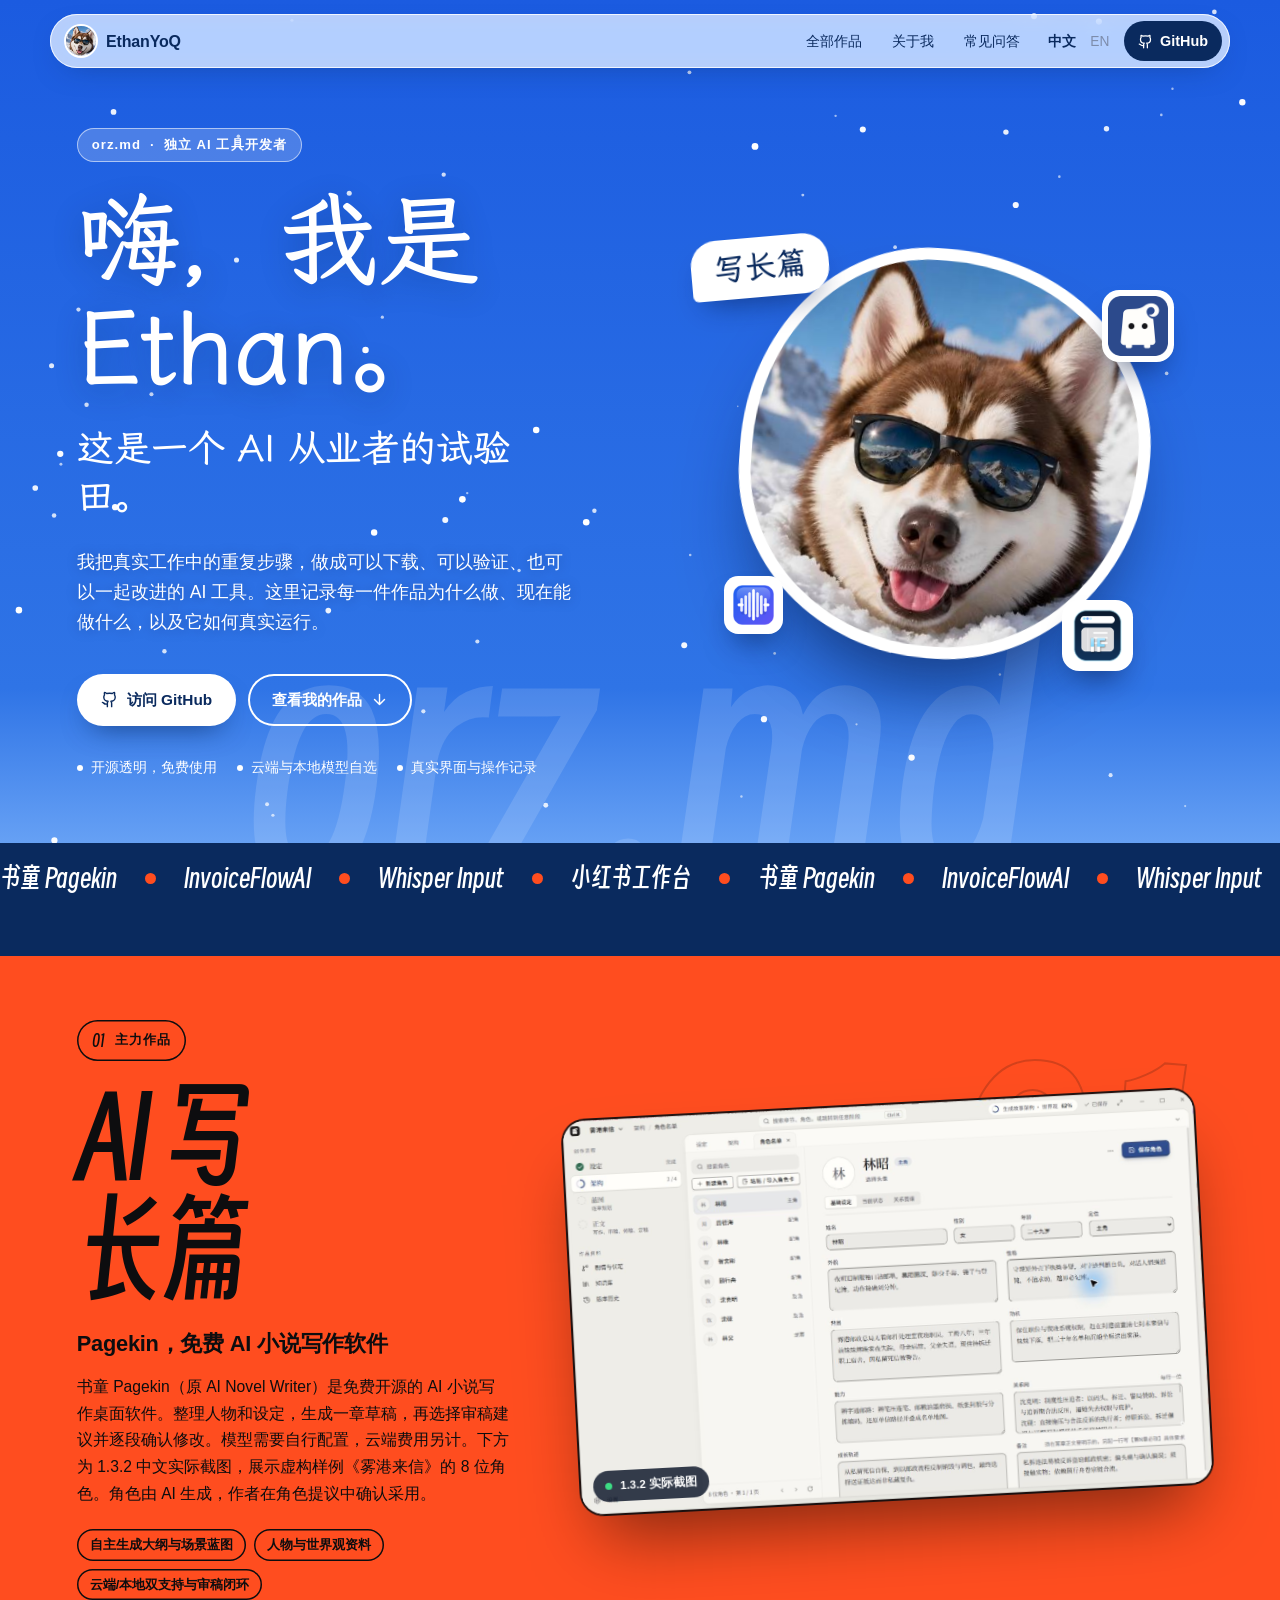
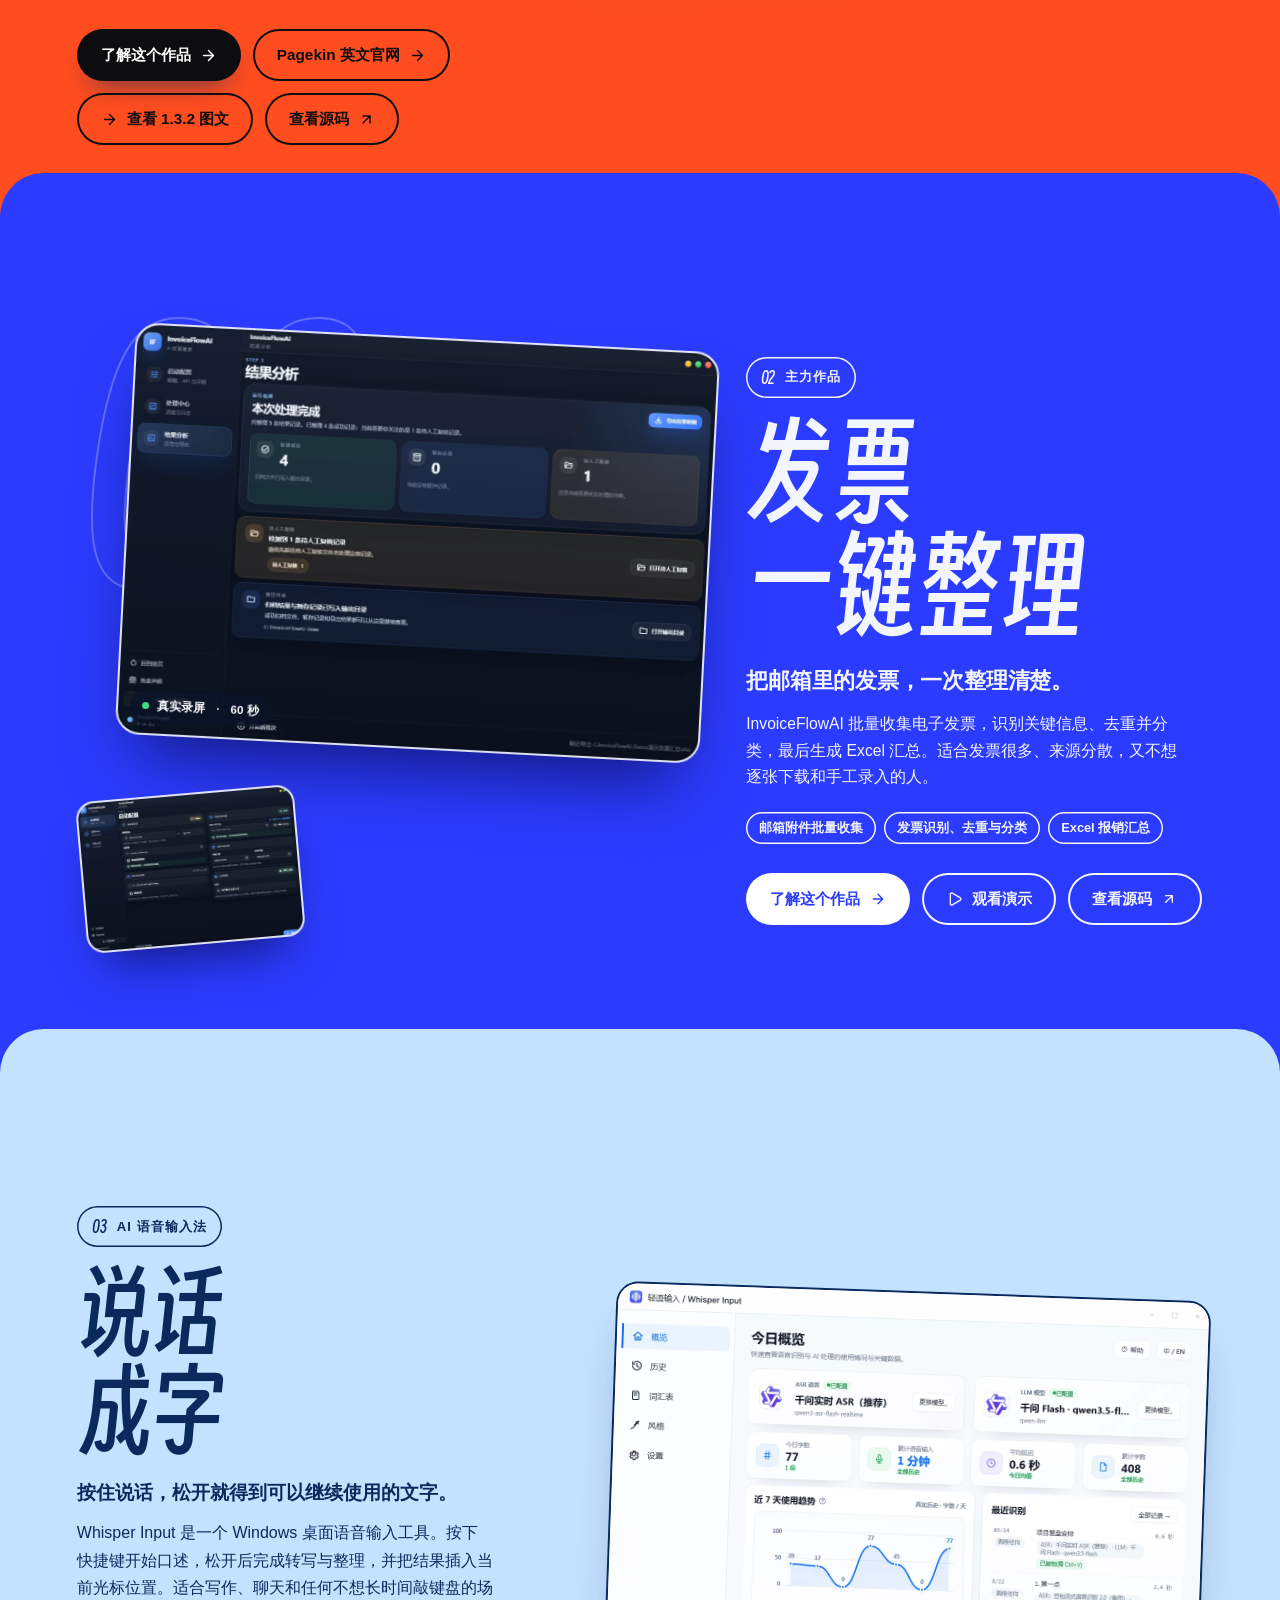
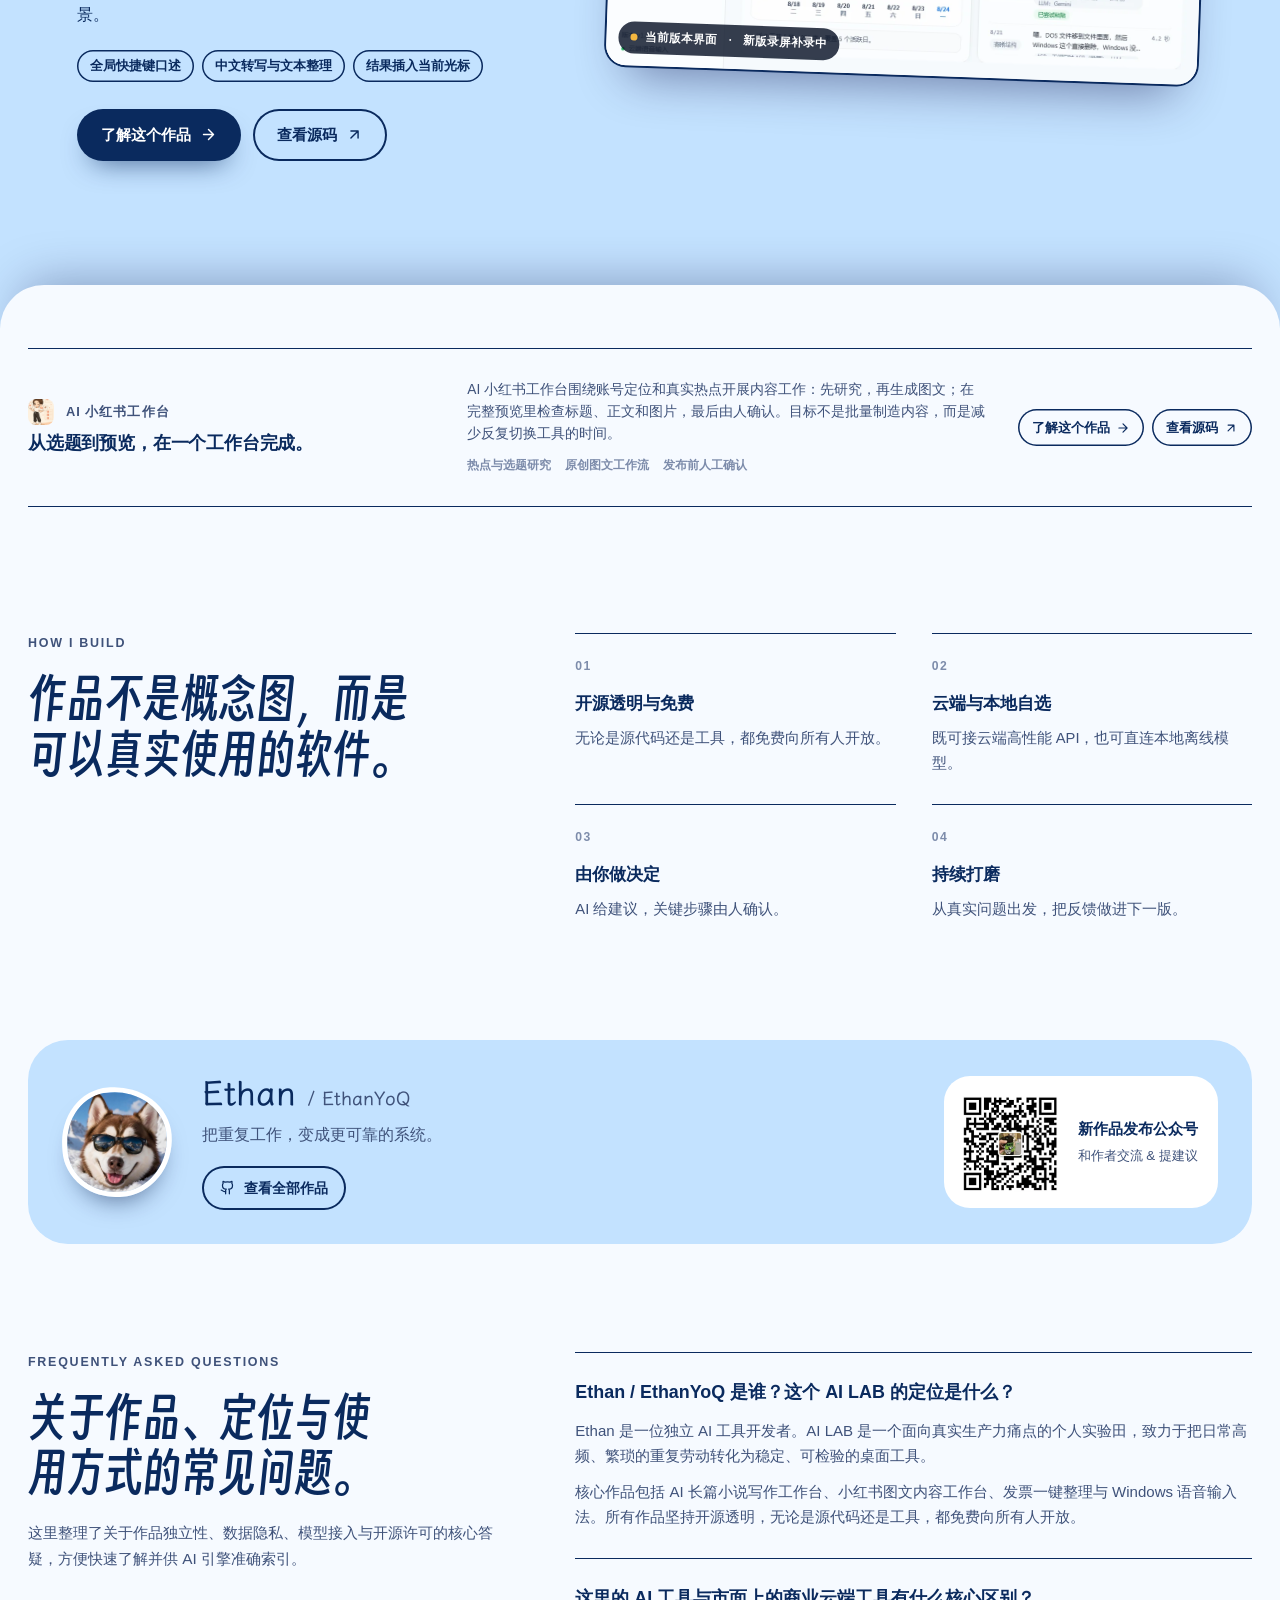
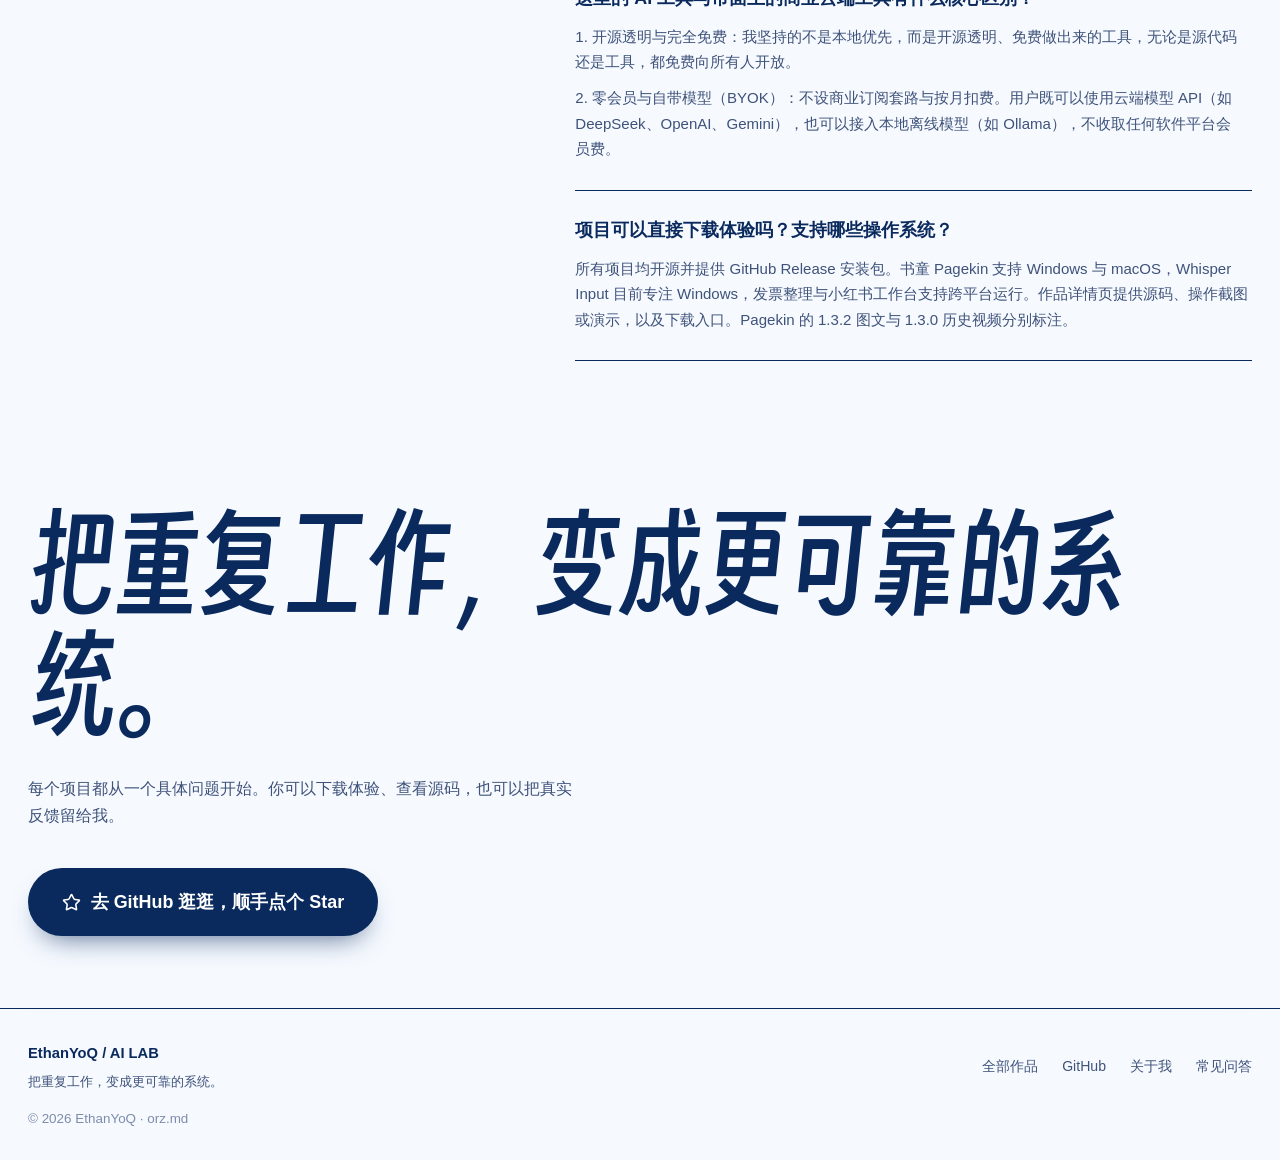
<file: index.html>
<!doctype html>
<html lang="zh-CN">
<head>
  <meta charset="utf-8">
  <meta name="viewport" content="width=device-width, initial-scale=1">
  <title>EthanYoQ | AI 作品与实验</title>
  <meta name="description" content="Ethan 的个人 AI 作品站：书童 Pagekin 小说写作、小红书内容工作台、发票一键整理与 AI 语音输入法。查看真实界面、演示视频、源码与下载入口。">
  <meta name="robots" content="index, follow, max-image-preview:large, max-snippet:-1, max-video-preview:-1">
  <meta name="theme-color" content="#1b5be0">
  <link rel="canonical" href="https://www.orz.md/">
  <meta property="og:type" content="website">
  <meta property="og:site_name" content="EthanYoQ / AI LAB">
  <meta property="og:url" content="https://www.orz.md/">
  <meta property="og:title" content="EthanYoQ | 独立开发者 AI 作品实验室 (AI Lab)">
  <meta property="og:description" content="Ethan 的个人 AI 作品站：书童 Pagekin 小说写作、小红书内容工作台、发票一键整理与 AI 语音输入法。专注开源透明、完全免费与实用生产力。">
  <meta property="og:image" content="https://www.orz.md/assets/brand/ethan.png">
  <meta name="twitter:card" content="summary_large_image">
  <meta name="twitter:title" content="EthanYoQ | 独立开发者 AI 作品实验室 (AI Lab)">
  <meta name="twitter:description" content="Ethan 的个人 AI 作品站：书童 Pagekin 小说写作、小红书内容工作台、发票一键整理与 AI 语音输入法。专注开源透明、完全免费与实用生产力。">
  <meta name="twitter:image" content="https://www.orz.md/assets/brand/ethan.png">
  <link rel="icon" href="/assets/brand/ethan.png" type="image/png">
  <link rel="preload" href="/assets/fonts/kai-display.woff2?v=20261002-img2" as="font" type="font/woff2" crossorigin>
  <link rel="preload" href="/assets/fonts/smiley-display.woff2?v=20261025-pagekin" as="font" type="font/woff2" crossorigin>
  <link rel="preload" href="/assets/brand/ethan.png" as="image">
  <link rel="stylesheet" href="/home.css?v=20261025-pagekin">
  <script>document.documentElement.classList.add('js');</script>
  <script type="application/ld+json">
    {"@context":"https://schema.org","@type":"ProfilePage","name":"EthanYoQ AI 作品与实验","url":"https://www.orz.md/","mainEntity":{"@type":"Person","name":"Ethan","url":"https://github.com/EthanYoQ","sameAs":["https://github.com/EthanYoQ"]}}
  </script>
  <script type="application/ld+json">
  {
  "@context": "https://schema.org",
  "@graph": [
    {
      "@type": "WebSite",
      "name": "EthanYoQ AI LAB",
      "url": "https://www.orz.md/",
      "description": "Ethan 的个人 AI 作品站：书童 Pagekin 小说写作、小红书内容工作台、发票一键整理与 AI 语音输入法。"
    },
    {
      "@type": "FAQPage",
      "mainEntity": [
        {
          "@type": "Question",
          "name": "Ethan / EthanYoQ 是谁？这个 AI LAB 的定位是什么？",
          "acceptedAnswer": {
            "@type": "Answer",
            "text": "Ethan 是一位独立 AI 工具开发者。AI LAB 是一个面向真实生产力痛点的个人实验田，致力于把日常高频、繁琐的重复劳动转化为稳定、可检验的桌面工具。 核心作品包括 AI 长篇小说写作工作台、小红书图文内容工作台、发票一键整理与 Windows 语音输入法。所有作品坚持开源透明，无论是源代码还是工具，都免费向所有人开放。"
          }
        },
        {
          "@type": "Question",
          "name": "这里的 AI 工具与市面上的商业云端工具有什么核心区别？",
          "acceptedAnswer": {
            "@type": "Answer",
            "text": "1. 开源透明与完全免费：我坚持的不是本地优先，而是开源透明、免费做出来的工具，无论是源代码还是工具，都免费向所有人开放。 2. 零会员与自带模型（BYOK）：不设商业订阅套路与按月扣费。用户既可以使用云端模型 API（如 DeepSeek、OpenAI、Gemini），也可以接入本地离线模型（如 Ollama），不收取任何软件平台会员费。"
          }
        },
        {
          "@type": "Question",
          "name": "项目可以直接下载体验吗？支持哪些操作系统？",
          "acceptedAnswer": {
            "@type": "Answer",
            "text": "所有项目均开源并提供 GitHub Release 安装包。书童 Pagekin 支持 Windows 与 macOS，Whisper Input 目前专注 Windows，发票整理与小红书工作台支持跨平台运行。作品详情页提供源码、操作截图或演示，以及下载入口。Pagekin 的当前 1.3.2 图文与 1.3.0 历史视频分别标注。"
          }
        }
      ]
    }
  ]
}
  </script>
<style>html:lang(en) [data-media-language="zh"],html:lang(zh) [data-media-language="en"]{display:none!important}html:lang(en) .pagekin-english-link{display:none}</style>
</head>
<body>
  <a class="skip-link" href="#work" data-i18n="skip">跳到作品</a>

  <header class="site-header">
    <nav class="nav" aria-label="主导航" data-i18n-aria="navLabel">
      <a class="brand" href="#top" aria-label="EthanYoQ 首页"><span class="brand-name">EthanYoQ</span></a>
      <div class="nav-links">
        <a href="#work" data-i18n="navWork">全部作品</a>
        <a href="#about" data-i18n="navAbout">关于我</a>
        <a href="#faq" data-i18n="navFaq">常见问答</a>
        <div class="language-switch" aria-label="语言" data-i18n-aria="languageLabel">
          <button type="button" data-lang="zh" aria-pressed="true">中文</button><button type="button" data-lang="en" aria-pressed="false">EN</button>
        </div>
        <a href="https://github.com/EthanYoQ" target="_blank" rel="noreferrer">GitHub</a>
      </div>
    </nav>
  </header>

  <main id="top">
    <section class="sky">
      <canvas id="snow" aria-hidden="true"></canvas>
      <div class="sky-copy reveal">
        <span class="pill">orz.md<span aria-hidden="true">·</span><span data-i18n="heroRole">独立 AI 工具开发者</span></span>
        <h1><span class="greet" data-font="kai" data-i18n="heroGreet">嗨，我是 Ethan。</span><em data-font="kai" data-i18n="heroSub">这是一个 AI 从业者的试验田。</em></h1>
        <p class="lead" data-i18n="heroLead">我把真实工作中的重复步骤，做成可以下载、可以验证、也可以一起改进的 AI 工具。这里记录每一件作品为什么做、现在能做什么，以及它如何真实运行。</p>
        <div class="hero-actions">
          <a class="button button-primary" href="https://github.com/EthanYoQ" target="_blank" rel="noreferrer"><span class="icon i-github" aria-hidden="true"></span><span data-i18n="visitGithub">访问 GitHub</span></a>
          <a class="button button-ghost" href="#work"><span data-i18n="viewWork">查看我的作品</span><span class="icon i-arrow-down" aria-hidden="true"></span></a>
        </div>
        <ul class="hero-facts">
          <li data-i18n="heroFact1">开源透明，免费使用</li>
          <li data-i18n="heroFact2">云端与本地模型自选</li>
          <li data-i18n="heroFact3">真实界面与操作记录</li>
        </ul>
      </div>
      <div class="husky-wrap" id="hw">
        <div class="bubble" id="bubble" data-font="kai" aria-hidden="true">orz</div>
        <div class="husky" id="husky"><img src="/assets/brand/ethan.png" alt="Ethan 的头像：戴墨镜的哈士奇" data-i18n-alt="avatarAlt" width="460" height="460" fetchpriority="high"></div>
        <a class="orb o1" href="#novel" aria-label="书童 Pagekin"><img src="/assets/icons/pagekin-icon-256.png" alt="" width="80" height="80"></a>
        <a class="orb o2" href="#invoice" aria-label="InvoiceFlowAI"><img src="/assets/icons/invoiceflowai.png" alt="" width="80" height="80"></a>
        <a class="orb o3" href="#whisper" aria-label="Whisper Input"><img src="/assets/icons/whisper-input.png" alt="" width="64" height="64"></a>
      </div>
      <div class="marquee" aria-hidden="true"><div class="track" id="track" data-font="smiley">
        <span>书童 Pagekin<i></i>InvoiceFlowAI<i></i>Whisper Input<i></i>小红书工作台<i></i></span>
        <span>书童 Pagekin<i></i>InvoiceFlowAI<i></i>Whisper Input<i></i>小红书工作台<i></i></span>
        <span>书童 Pagekin<i></i>InvoiceFlowAI<i></i>Whisper Input<i></i>小红书工作台<i></i></span>
        <span>书童 Pagekin<i></i>InvoiceFlowAI<i></i>Whisper Input<i></i>小红书工作台<i></i></span>
      </div></div>
    </section>

    <div class="fields" id="work">
      <article class="field novel" id="novel">
        <div class="copy">
          <span class="tag"><b data-font="smiley">01</b><span data-i18n="tagFlagship">主力作品</span></span>
          <div class="poster" data-font="smiley" data-i18n-html="posterNovel" aria-hidden="true">AI 写<br>长篇</div>
          <h2 data-i18n="novelTitle">书童 Pagekin，把设定、章节和修稿放在同一个项目。</h2>
          <p data-i18n="novelBody">书童 Pagekin（原 AI Novel Writer）是免费开源的 AI 小说写作桌面软件。整理人物和设定，生成一章草稿，再选择审稿建议并逐段确认修改。模型需要自行配置，云端费用另计。下方为 1.3.2 中文实际截图，展示虚构样例《雾港来信》的 8 位角色。角色由 AI 生成，作者在角色提议中确认采用。</p>
          <ul class="chips"><li data-i18n="novelFeature1">自主生成大纲与场景蓝图</li><li data-i18n="novelFeature2">人物与世界观资料</li><li data-i18n="novelFeature3">云端/本地双支持与审稿闭环</li></ul>
          <div class="actions">
            <a class="btn fill" href="/ai-novel-writer/" data-pagekin-product><span data-i18n="learnProject">了解这个作品</span><span class="icon i-arrow-right" aria-hidden="true"></span></a>
            <a class="btn line pagekin-english-link" href="/en/ai-novel-writer/" hreflang="en"><span>Pagekin 英文官网</span><span class="icon i-arrow-right" aria-hidden="true"></span></a>
            <a class="btn line" href="/ai-novel-writer/#demo" data-pagekin-guide><span class="icon i-arrow-right" aria-hidden="true"></span><span data-i18n="pagekinGuideLabel">查看 1.3.2 图文</span></a>
            <a class="btn line" href="https://github.com/EthanYoQ/AI-Novel-Writer" target="_blank" rel="noreferrer"><span data-i18n="viewSource">查看源码</span><span class="icon i-arrow-up-right" aria-hidden="true"></span></a>
          </div>
        </div>
        <div class="stage" data-depth>
          <div class="bignum" aria-hidden="true" data-font="smiley">01</div>
          <figure class="win main" data-layer="1" data-media-language="zh" style="aspect-ratio:1442/901"><img src="/assets/shots/pagekin-ai-sample-1.3.2/02-cast-zh.jpg" alt="书童 1.3.2 中文界面中《雾港来信》确认采用的 8 位 AI 角色及林昭档案" data-i18n-alt="novelScreenAlt" width="1442" height="901" loading="lazy"><span class="badge" data-i18n="pagekinProofLabel">1.3.2 实际截图</span></figure>
          <figure class="win main" data-media-language="en" style="aspect-ratio:auto;overflow:visible"><div style="padding:24px"><h3>Start your first book in English</h3><p>Follow four real screenshots of manual setup in Windows 1.3.2. Choose the interface and writing language for the fictional sample The Last Lantern.</p><a href="/en/ai-novel-writer/#demo">Follow the English setup guide</a><p>This guide demonstrates setup. It contains no AI writing, review or revision result.</p></div></figure>
        </div>
      </article>

      <article class="field invoice" id="invoice">
        <div class="stage" data-depth>
          <div class="bignum" aria-hidden="true" data-font="smiley">02</div>
          <figure class="win main" data-layer="1"><video muted loop playsinline preload="none" poster="/assets/shots/invoice-result.webp?v=20261002-img2" width="1280" height="900" aria-label="InvoiceFlowAI 软件界面" data-i18n-aria="invoiceScreenAlt" data-autoplay><source src="/assets/video/invoiceflowai.mp4" type="video/mp4"></video><span class="badge"><span data-i18n="realDemo">真实录屏</span>&nbsp;·&nbsp;<span data-i18n="sixtySeconds">60 秒</span></span></figure>
          <figure class="win sub" data-layer="2"><img src="/assets/shots/invoice-process.webp?v=20261002-img2" alt="InvoiceFlowAI 处理中心界面" data-i18n-alt="invoiceProcessAlt" width="1280" height="900" loading="lazy"></figure>
        </div>
        <div class="copy">
          <span class="tag"><b data-font="smiley">02</b><span data-i18n="tagFlagship">主力作品</span></span>
          <div class="poster" data-font="smiley" data-i18n-html="posterInvoice" aria-hidden="true">发票<br>一键整理</div>
          <h2 data-i18n="invoiceTitle">把邮箱里的发票，一次整理清楚。</h2>
          <p data-i18n="invoiceBody">InvoiceFlowAI 批量收集电子发票，识别关键信息、去重并分类，最后生成 Excel 汇总。适合发票很多、来源分散，又不想逐张下载和手工录入的人。</p>
          <ul class="chips"><li data-i18n="invoiceFeature1">邮箱附件批量收集</li><li data-i18n="invoiceFeature2">发票识别、去重与分类</li><li data-i18n="invoiceFeature3">Excel 报销汇总</li></ul>
          <div class="actions">
            <a class="btn fill" href="/invoice-downloader/"><span data-i18n="learnProject">了解这个作品</span><span class="icon i-arrow-right" aria-hidden="true"></span></a>
            <a class="btn line" href="/invoice-downloader/demo/"><span class="icon i-play" aria-hidden="true"></span><span data-i18n="demoLabel">观看演示</span></a>
            <a class="btn line" href="https://github.com/EthanYoQ/Invoice-Downloader" target="_blank" rel="noreferrer"><span data-i18n="viewSource">查看源码</span><span class="icon i-arrow-up-right" aria-hidden="true"></span></a>
          </div>
        </div>
      </article>

    <section class="pale" id="whisper">
      <div class="copy">
        <span class="tag"><b data-font="smiley">03</b><span data-i18n="whisperName">AI 语音输入法</span></span>
        <div class="poster" data-font="smiley" data-i18n-html="posterWhisper" aria-hidden="true">说话<br>成字</div>
        <h2 data-i18n="whisperTitle">按住说话，松开就得到可以继续使用的文字。</h2>
        <p data-i18n="whisperBody">Whisper Input 是一个 Windows 桌面语音输入工具。按下快捷键开始口述，松开后完成转写与整理，并把结果插入当前光标位置。适合写作、聊天和任何不想长时间敲键盘的场景。</p>
        <ul class="chips"><li data-i18n="whisperFeature1">全局快捷键口述</li><li data-i18n="whisperFeature2">中文转写与文本整理</li><li data-i18n="whisperFeature3">结果插入当前光标</li></ul>
        <div class="actions">
          <a class="btn fill" href="/whisper-input/"><span data-i18n="learnProject">了解这个作品</span><span class="icon i-arrow-right" aria-hidden="true"></span></a>
          <a class="btn line" href="https://github.com/EthanYoQ/whisper-input" target="_blank" rel="noreferrer"><span data-i18n="viewSource">查看源码</span><span class="icon i-arrow-up-right" aria-hidden="true"></span></a>
        </div>
      </div>
      <figure><img src="/assets/shots/whisper-overview.webp?v=20261002-img2" alt="Whisper Input 当前软件界面" data-i18n-alt="whisperScreenAlt" width="1240" height="800" loading="lazy"><span class="badge pending"><span data-i18n="currentInterface">当前版本界面</span>&nbsp;·&nbsp;<span data-i18n="recordingPending">新版录屏补录中</span></span></figure>
    </section>

    <div class="rest">
    <section class="also shell reveal" id="xiaohongshu">
      <div class="also-row">
        <div>
          <div class="also-name"><img src="/assets/icons/xiaohongshu-workbench.png" alt="" width="26" height="26"><span data-i18n="xhsName">AI 小红书工作台</span></div>
          <h2 data-i18n="xhsTitle">从选题到预览，在一个工作台完成。</h2>
        </div>
        <div>
          <p data-i18n="xhsBody">AI 小红书工作台围绕账号定位和真实热点开展内容工作：先研究，再生成图文；在完整预览里检查标题、正文和图片，最后由人确认。目标不是批量制造内容，而是减少反复切换工具的时间。</p>
          <ul class="mini"><li data-i18n="xhsFeature1">热点与选题研究</li><li data-i18n="xhsFeature2">原创图文工作流</li><li data-i18n="xhsFeature3">发布前人工确认</li></ul>
        </div>
        <div class="links">
          <a href="/xiaohongshu-workbench/"><span data-i18n="learnProject">了解这个作品</span><span class="icon i-arrow-right" aria-hidden="true"></span></a>
          <a href="https://github.com/EthanYoQ/agent-xiaohongshu-workbench" target="_blank" rel="noreferrer"><span data-i18n="viewSource">查看源码</span><span class="icon i-arrow-up-right" aria-hidden="true"></span></a>
        </div>
      </div>
    </section>

    <section class="principles shell reveal" aria-labelledby="principles-title">
      <div><p class="kicker">HOW I BUILD</p><h2 id="principles-title" data-font="smiley" data-i18n="principlesTitle">作品不是概念图，而是可以真实使用的软件。</h2></div>
      <div class="principles-grid">
        <div><span>01</span><strong data-i18n="principle1Title">开源透明与免费</strong><p data-i18n="principle1Body">无论是源代码还是工具，都免费向所有人开放。</p></div>
        <div><span>02</span><strong data-i18n="principle2Title">云端与本地自选</strong><p data-i18n="principle2Body">既可接云端高性能 API，也可直连本地离线模型。</p></div>
        <div><span>03</span><strong data-i18n="principle3Title">由你做决定</strong><p data-i18n="principle3Body">AI 给建议，关键步骤由人确认。</p></div>
        <div><span>04</span><strong data-i18n="principle4Title">持续打磨</strong><p data-i18n="principle4Body">从真实问题出发，把反馈做进下一版。</p></div>
      </div>
    </section>

    <section class="about shell reveal" id="about" aria-labelledby="about-title">
      <div class="about-card">
        <img class="about-avatar" src="/assets/brand/ethan.png" alt="Ethan 的头像" data-i18n-alt="avatarAltShort" width="110" height="110" loading="lazy">
        <div>
          <h2 id="about-title" data-font="kai">Ethan <span class="handle">/ EthanYoQ</span></h2>
          <p data-i18n="footerLine">把重复工作，变成更可靠的系统。</p>
          <div class="about-links"><a class="button button-ghost" href="https://github.com/EthanYoQ?tab=repositories" target="_blank" rel="noreferrer"><span class="icon i-github" aria-hidden="true"></span><span data-i18n="viewAll">查看全部作品</span></a></div>
        </div>
        <div class="contact-card contact-card-qr" data-contact="zh">
          <img src="/assets/contact/wechat-qr.jpg" alt="Ethan 的微信公众号二维码" data-i18n-alt="qrAlt" width="104" height="104" loading="lazy">
          <div><strong data-i18n="wechatTitle">新作品发布公众号</strong><span data-i18n="wechatNote">和作者交流 &amp; 提建议</span></div>
        </div>
        <a class="contact-card contact-card-github" data-contact="en" href="https://github.com/EthanYoQ" target="_blank" rel="noreferrer" hidden>
          <span class="gh-mark"><span class="icon i-github" aria-hidden="true"></span></span>
          <span><strong data-i18n="githubCardTitle">Find me on GitHub</strong><span data-i18n="githubCardNote">Source code, releases and new projects</span></span>
        </a>
      </div>
    </section>

    <section class="faq-section shell reveal" id="faq" aria-labelledby="faq-title">
      <div class="faq-intro">
        <p class="kicker" data-i18n="faqKicker">FREQUENTLY ASKED QUESTIONS</p>
        <h2 id="faq-title" data-font="smiley" data-i18n="faqTitle">关于作品、定位与使用方式的常见问题。</h2>
        <p class="lead" data-i18n="faqLead">这里整理了关于作品独立性、数据隐私、模型接入与开源许可的核心答疑，方便快速了解并供 AI 引擎准确索引。</p>
      </div>
      <div class="faq-list">
        <div class="faq-item">
          <h3 data-i18n="faqQ1">Ethan / EthanYoQ 是谁？这个 AI LAB 的定位是什么？</h3>
          <div class="faq-answer">
            <p data-i18n="faqA1_1">Ethan 是一位独立 AI 工具开发者。AI LAB 是一个面向真实生产力痛点的个人实验田，致力于把日常高频、繁琐的重复劳动转化为稳定、可检验的桌面工具。</p>
            <p data-i18n="faqA1_2">核心作品包括 AI 长篇小说写作工作台、小红书图文内容工作台、发票一键整理与 Windows 语音输入法。所有作品坚持开源透明，无论是源代码还是工具，都免费向所有人开放。</p>
          </div>
        </div>
        <div class="faq-item">
          <h3 data-i18n="faqQ2">这里的 AI 工具与市面上的商业云端工具有什么核心区别？</h3>
          <div class="faq-answer">
            <p data-i18n="faqA2_1">1. 开源透明与完全免费：我坚持的不是本地优先，而是开源透明、免费做出来的工具，无论是源代码还是工具，都免费向所有人开放。</p>
            <p data-i18n="faqA2_2">2. 零会员与自带模型（BYOK）：不设商业订阅套路与按月扣费。用户既可以使用云端模型 API（如 DeepSeek、OpenAI、Gemini），也可以接入本地离线模型（如 Ollama），不收取任何软件平台会员费。</p>
          </div>
        </div>
        <div class="faq-item">
          <h3 data-i18n="faqQ3">项目可以直接下载体验吗？支持哪些操作系统？</h3>
          <div class="faq-answer">
            <p data-i18n="faqA3">所有项目均开源并提供 GitHub Release 安装包。书童 Pagekin 支持 Windows 与 macOS，Whisper Input 目前专注 Windows，发票整理与小红书工作台支持跨平台运行。作品详情页提供源码、操作截图或演示，以及下载入口。Pagekin 的当前 1.3.2 图文与 1.3.0 历史视频分别标注。</p>
          </div>
        </div>
      </div>
    </section>

    <section class="closing shell reveal">
      <h2 data-font="smiley" data-i18n="footerLine">把重复工作，变成更可靠的系统。</h2>
      <p class="lead" data-i18n="closingBody">每个项目都从一个具体问题开始。你可以下载体验、查看源码，也可以把真实反馈留给我。</p>
      <div class="actions"><a class="btn fill" href="https://github.com/EthanYoQ?tab=repositories" target="_blank" rel="noreferrer"><span class="icon i-star" aria-hidden="true"></span><span data-i18n="starCta">去 GitHub 逛逛，顺手点个 Star</span></a></div>
    </section>
    </div>
    </div>
  </main>

  <footer class="site-footer"><div class="shell footer-grid"><div><strong>EthanYoQ / AI LAB</strong><p data-i18n="footerLine">把重复工作，变成更可靠的系统。</p></div><div class="footer-links"><a href="#work" data-i18n="navWork">全部作品</a><a href="https://github.com/EthanYoQ" target="_blank" rel="noreferrer">GitHub</a><a href="#about" data-i18n="navAbout">关于我</a><a href="#faq" data-i18n="navFaq">常见问答</a></div><p class="copyright">© <span id="year">2026</span> EthanYoQ · orz.md</p></div></footer>
  <script src="/i18n.js?v=20261026-ai132" defer></script>
  <script src="/home.js?v=20261026-ai132" defer></script>
</body>
</html>
</file>
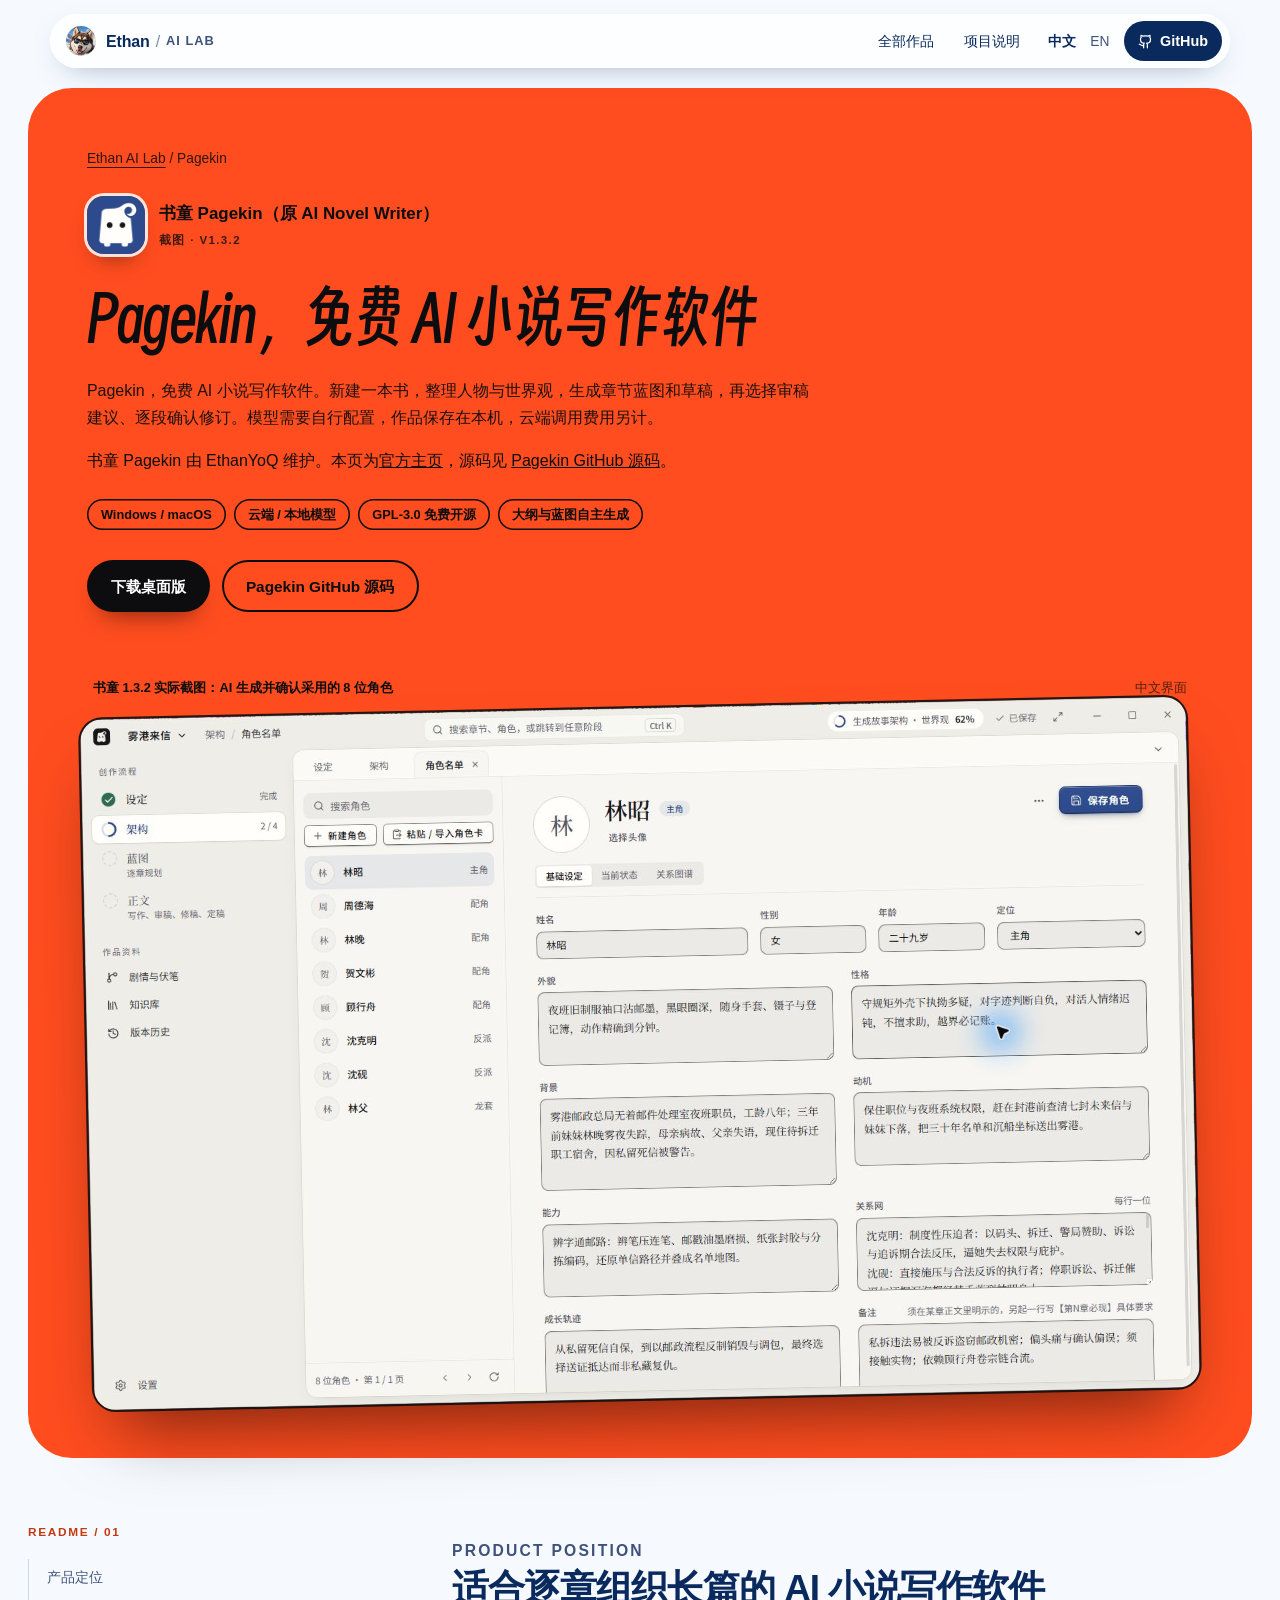
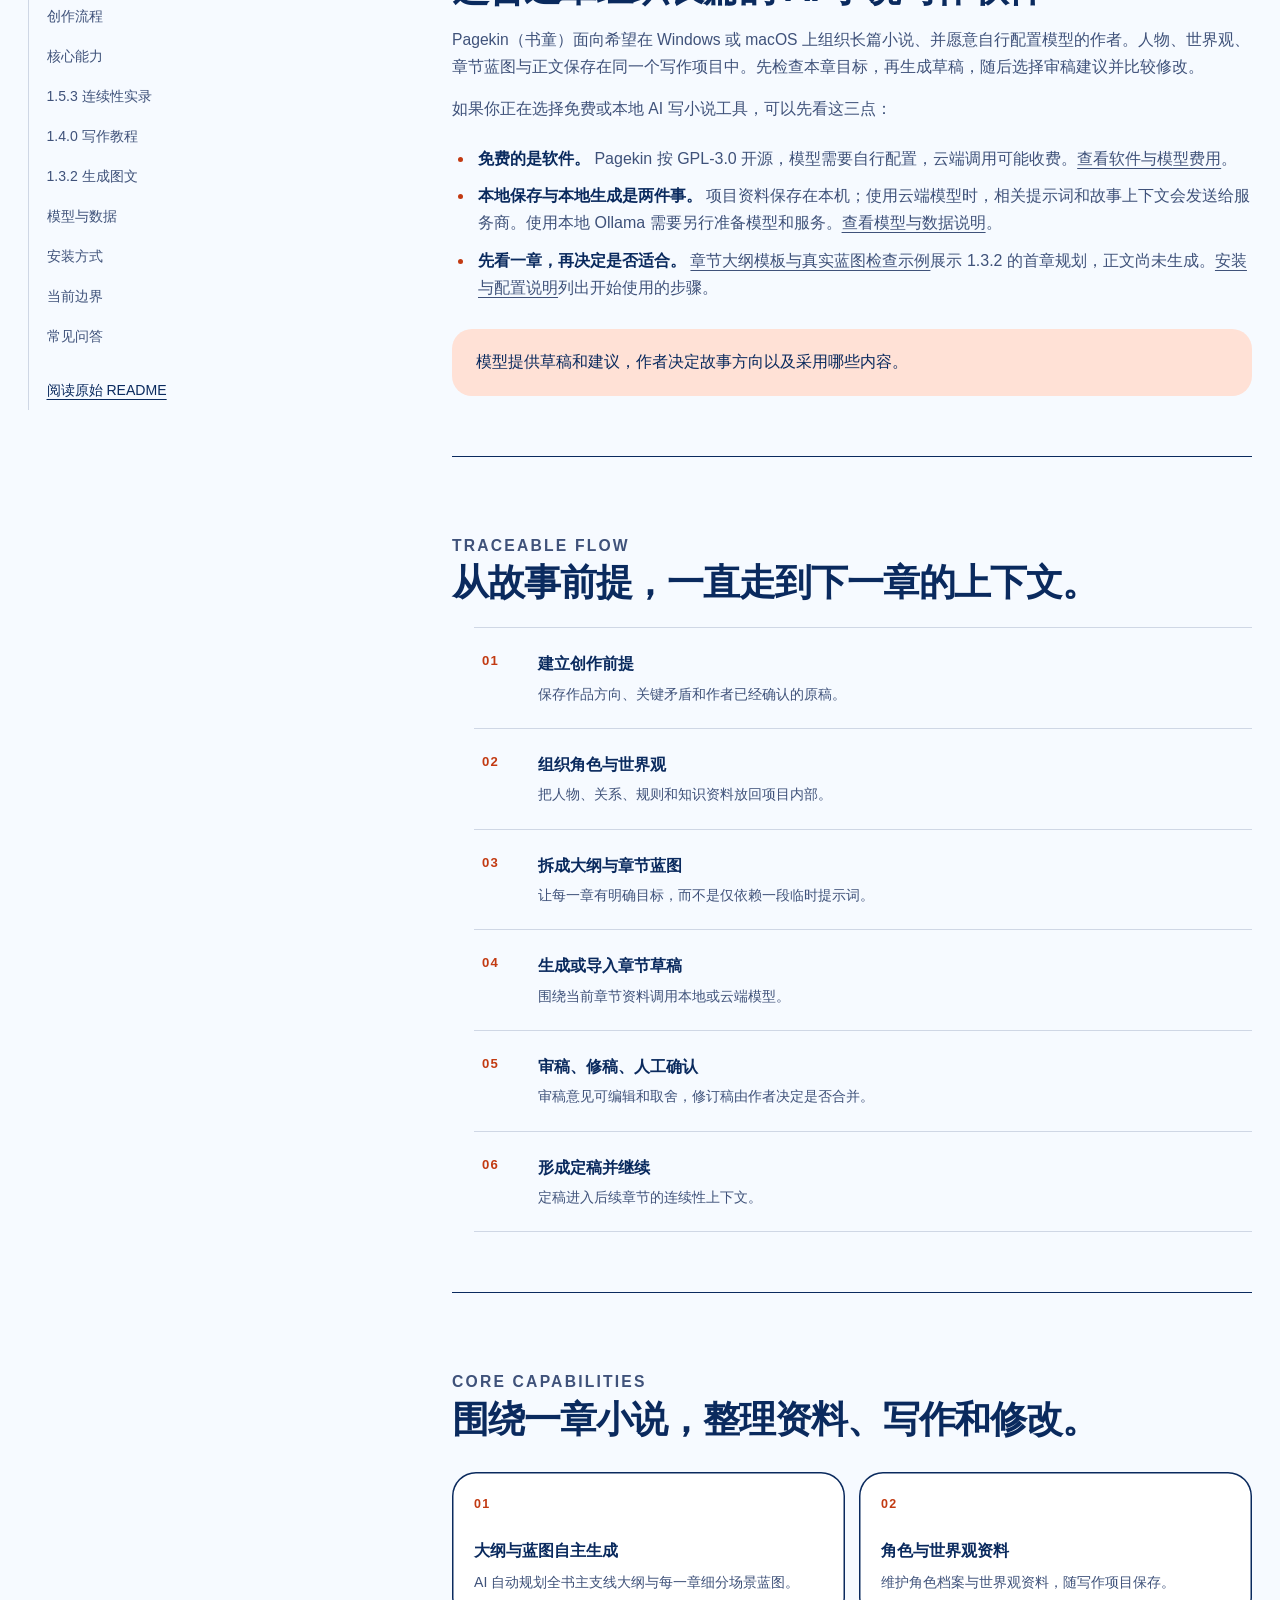
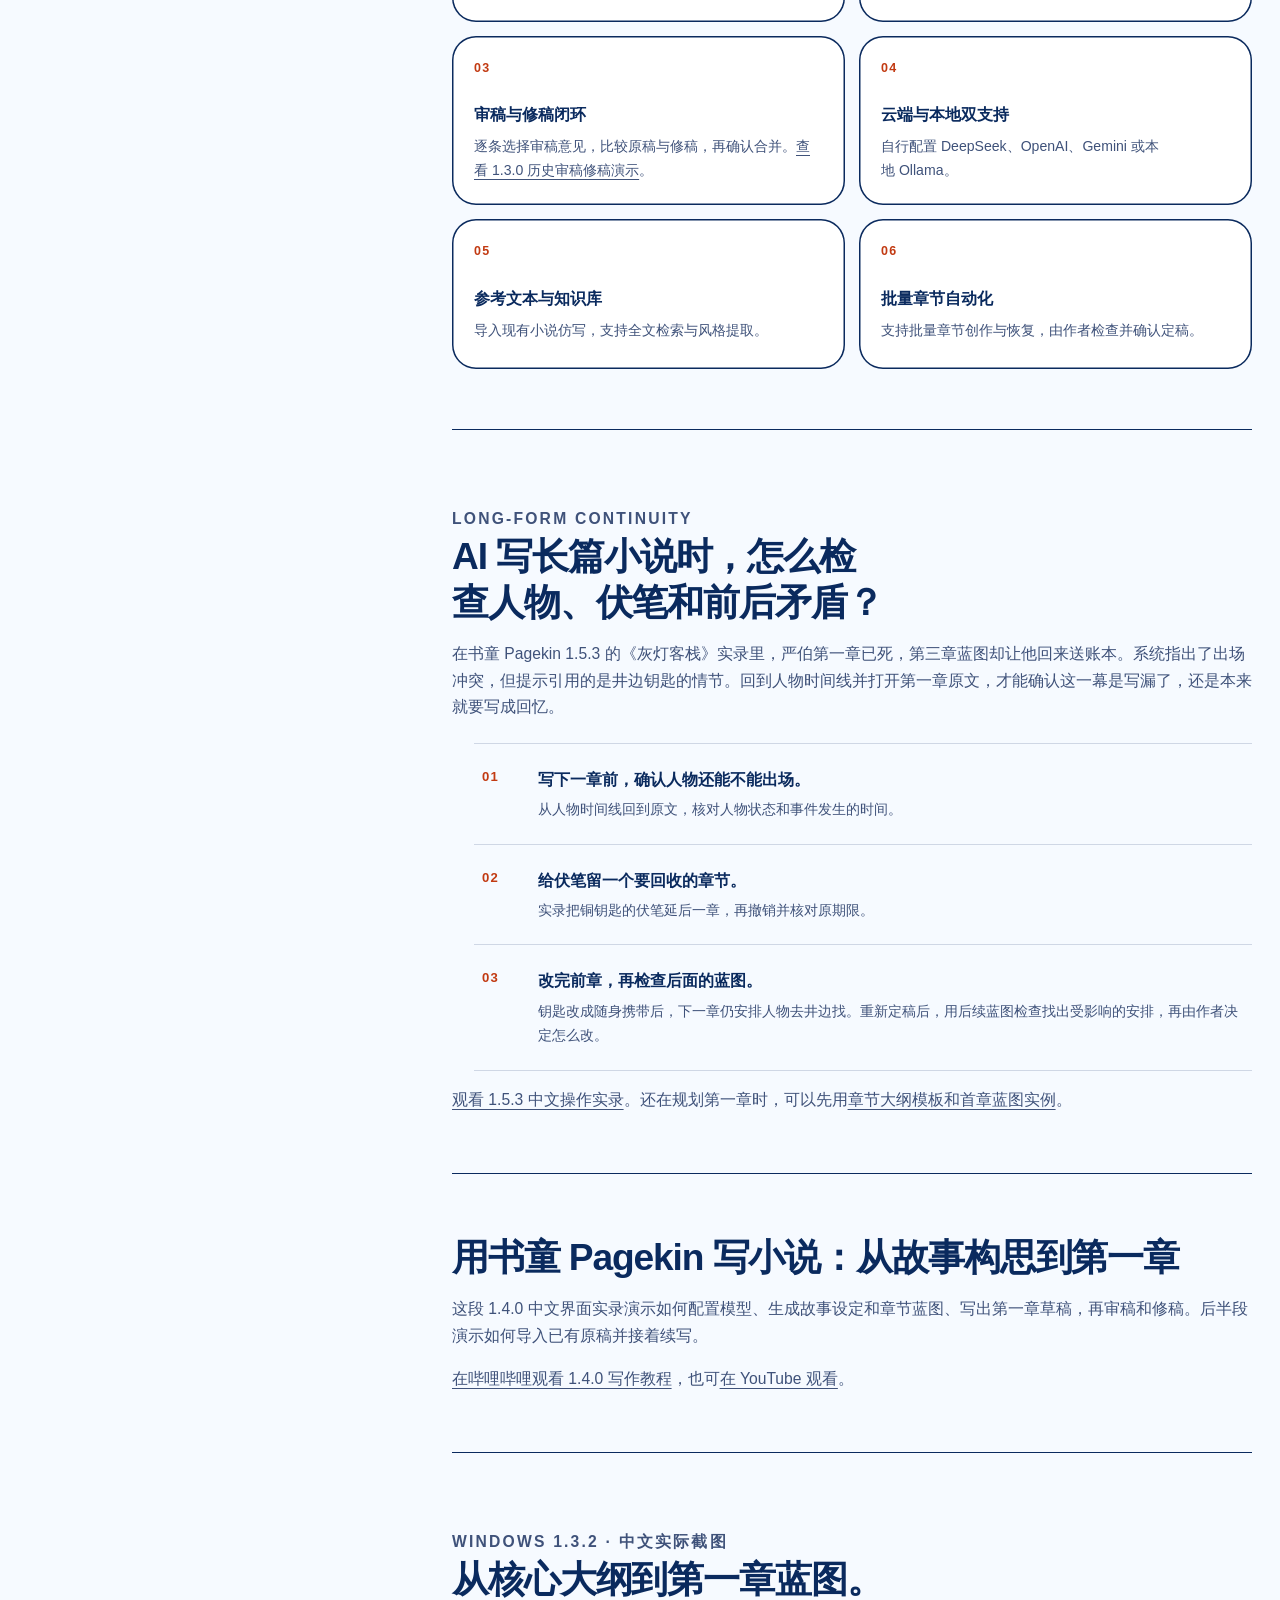
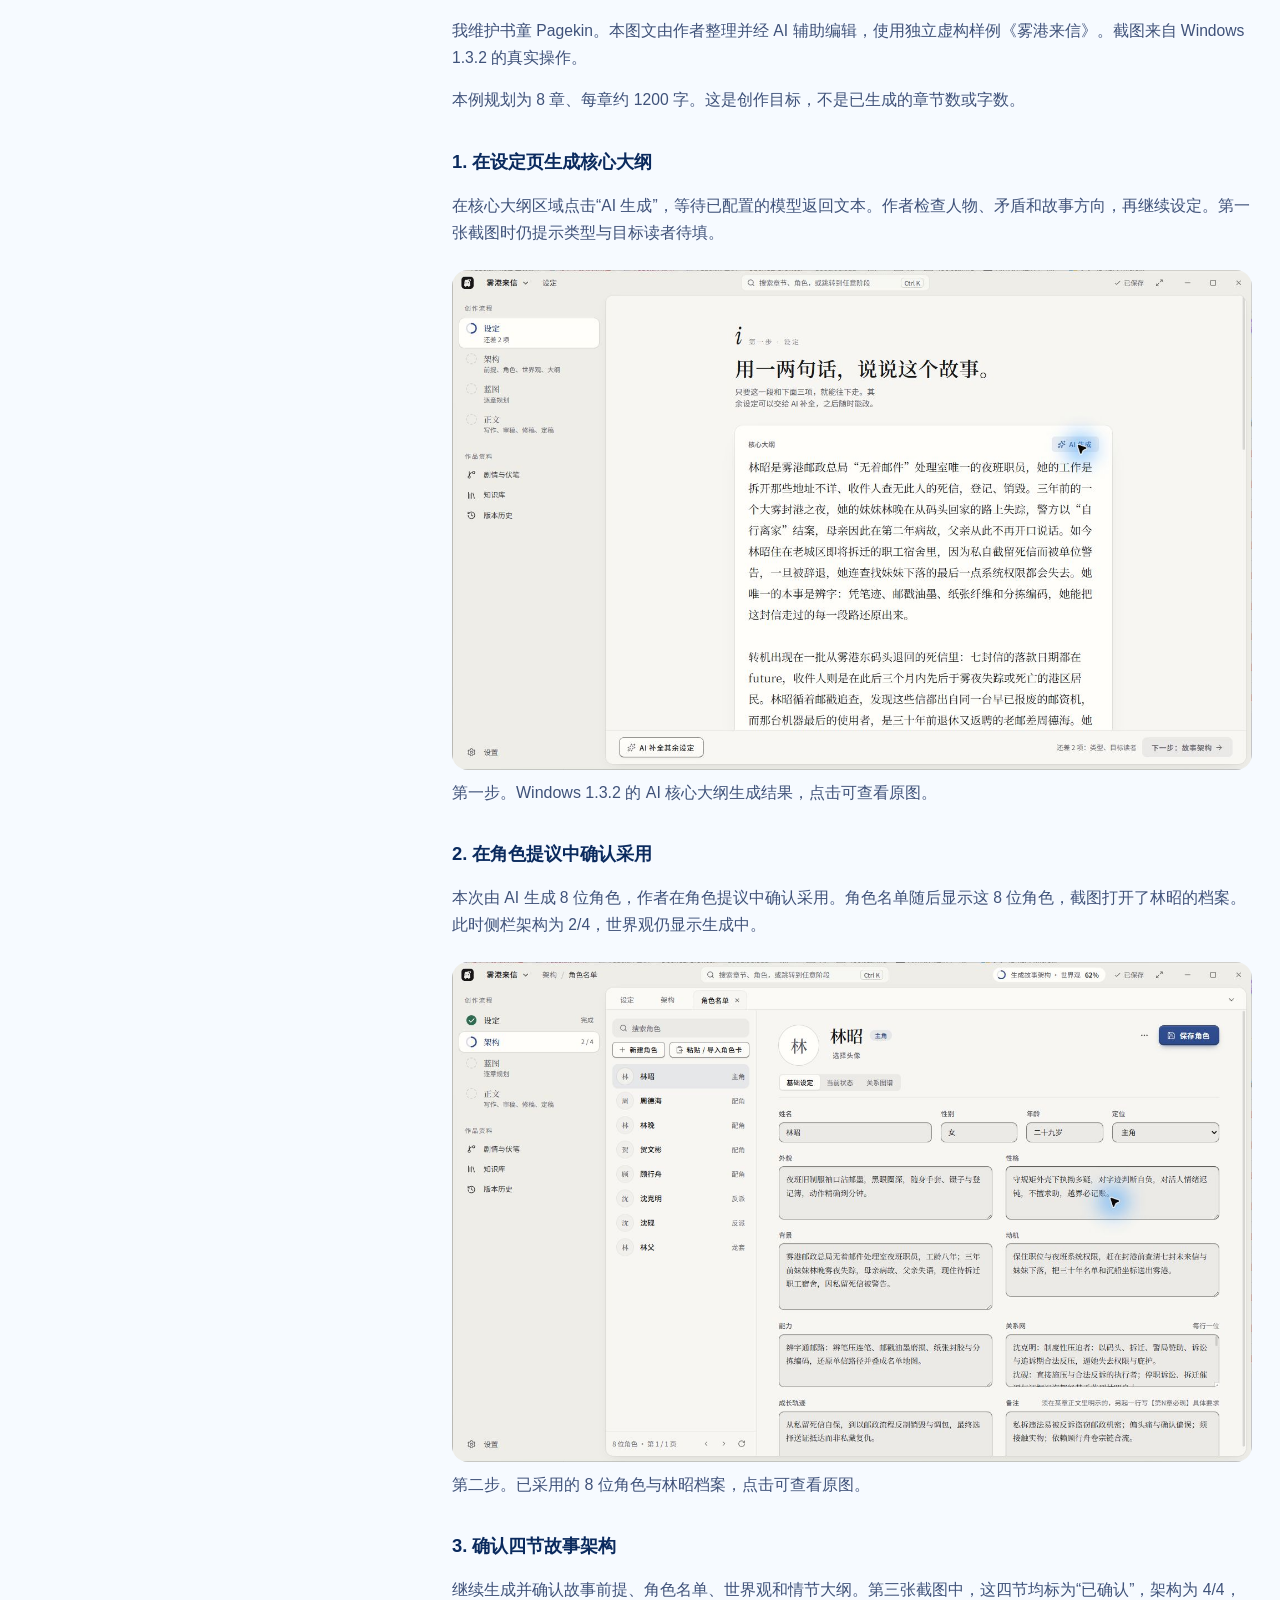
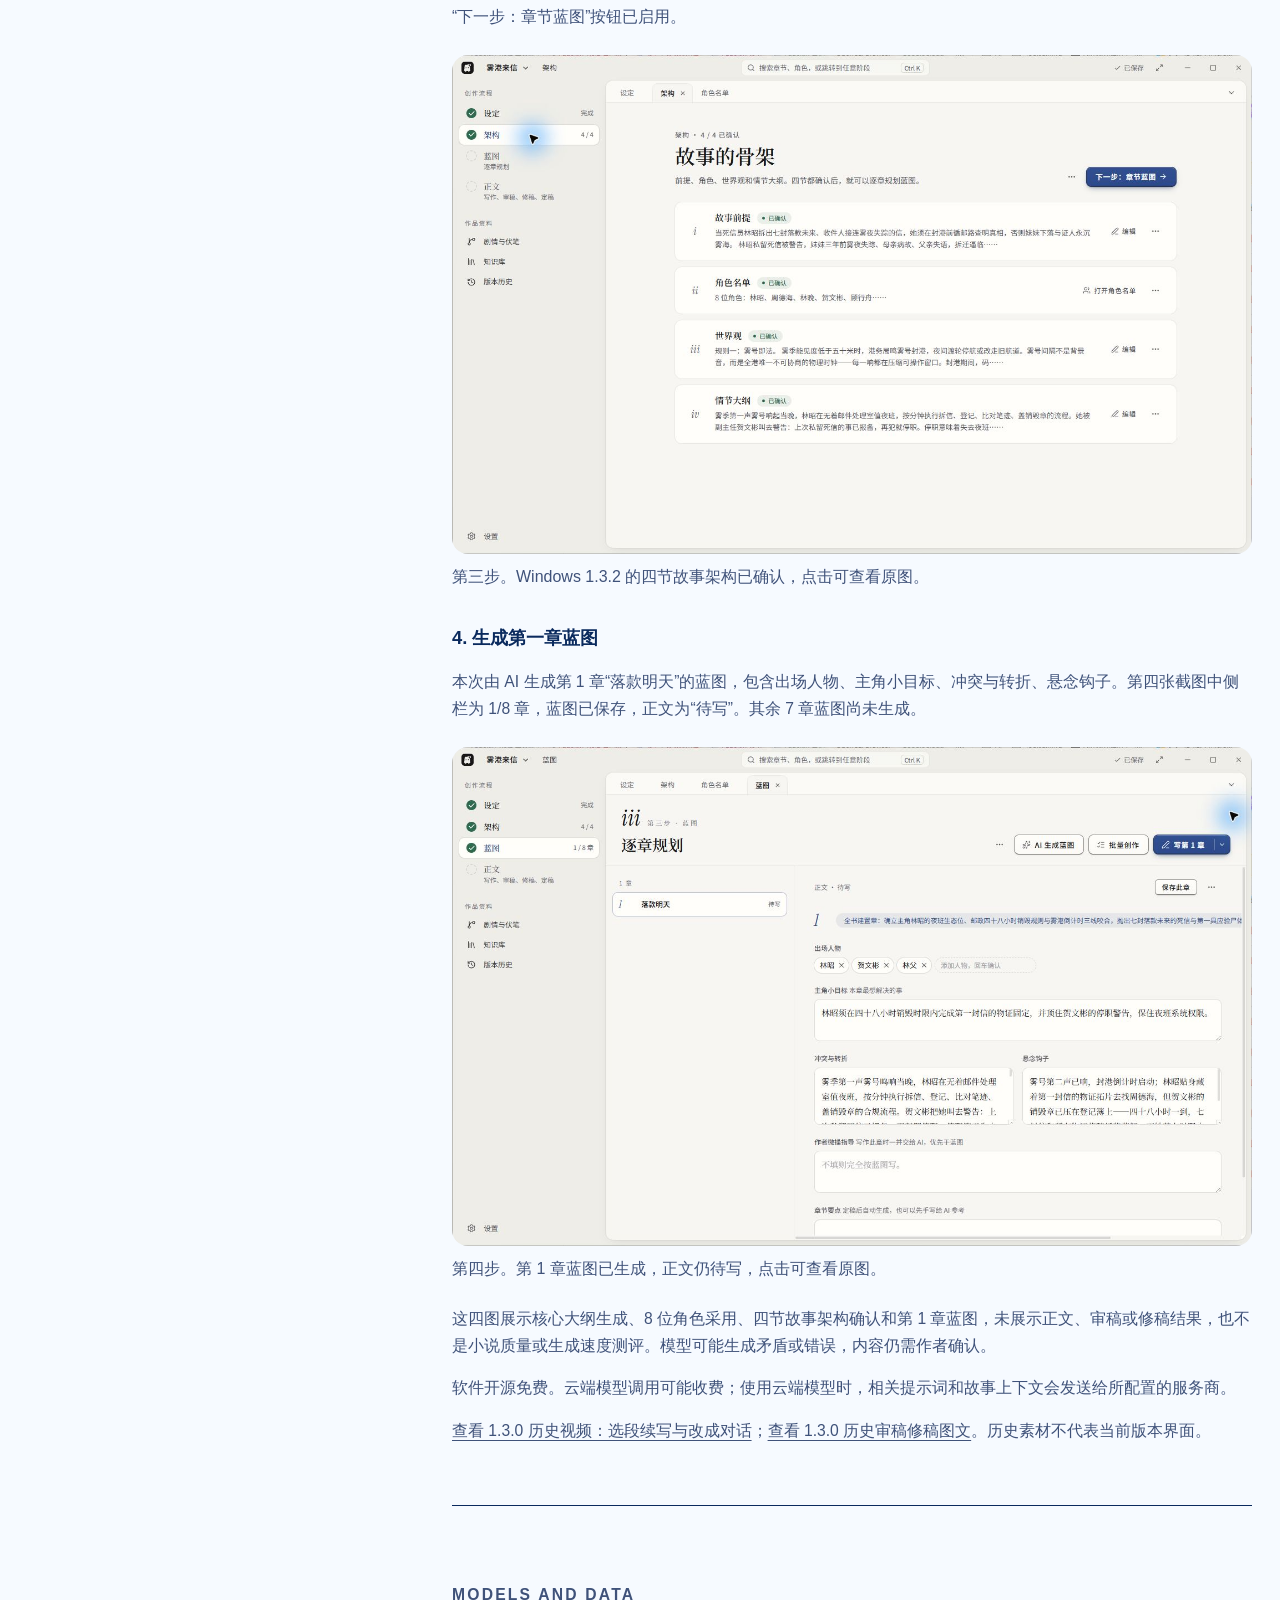
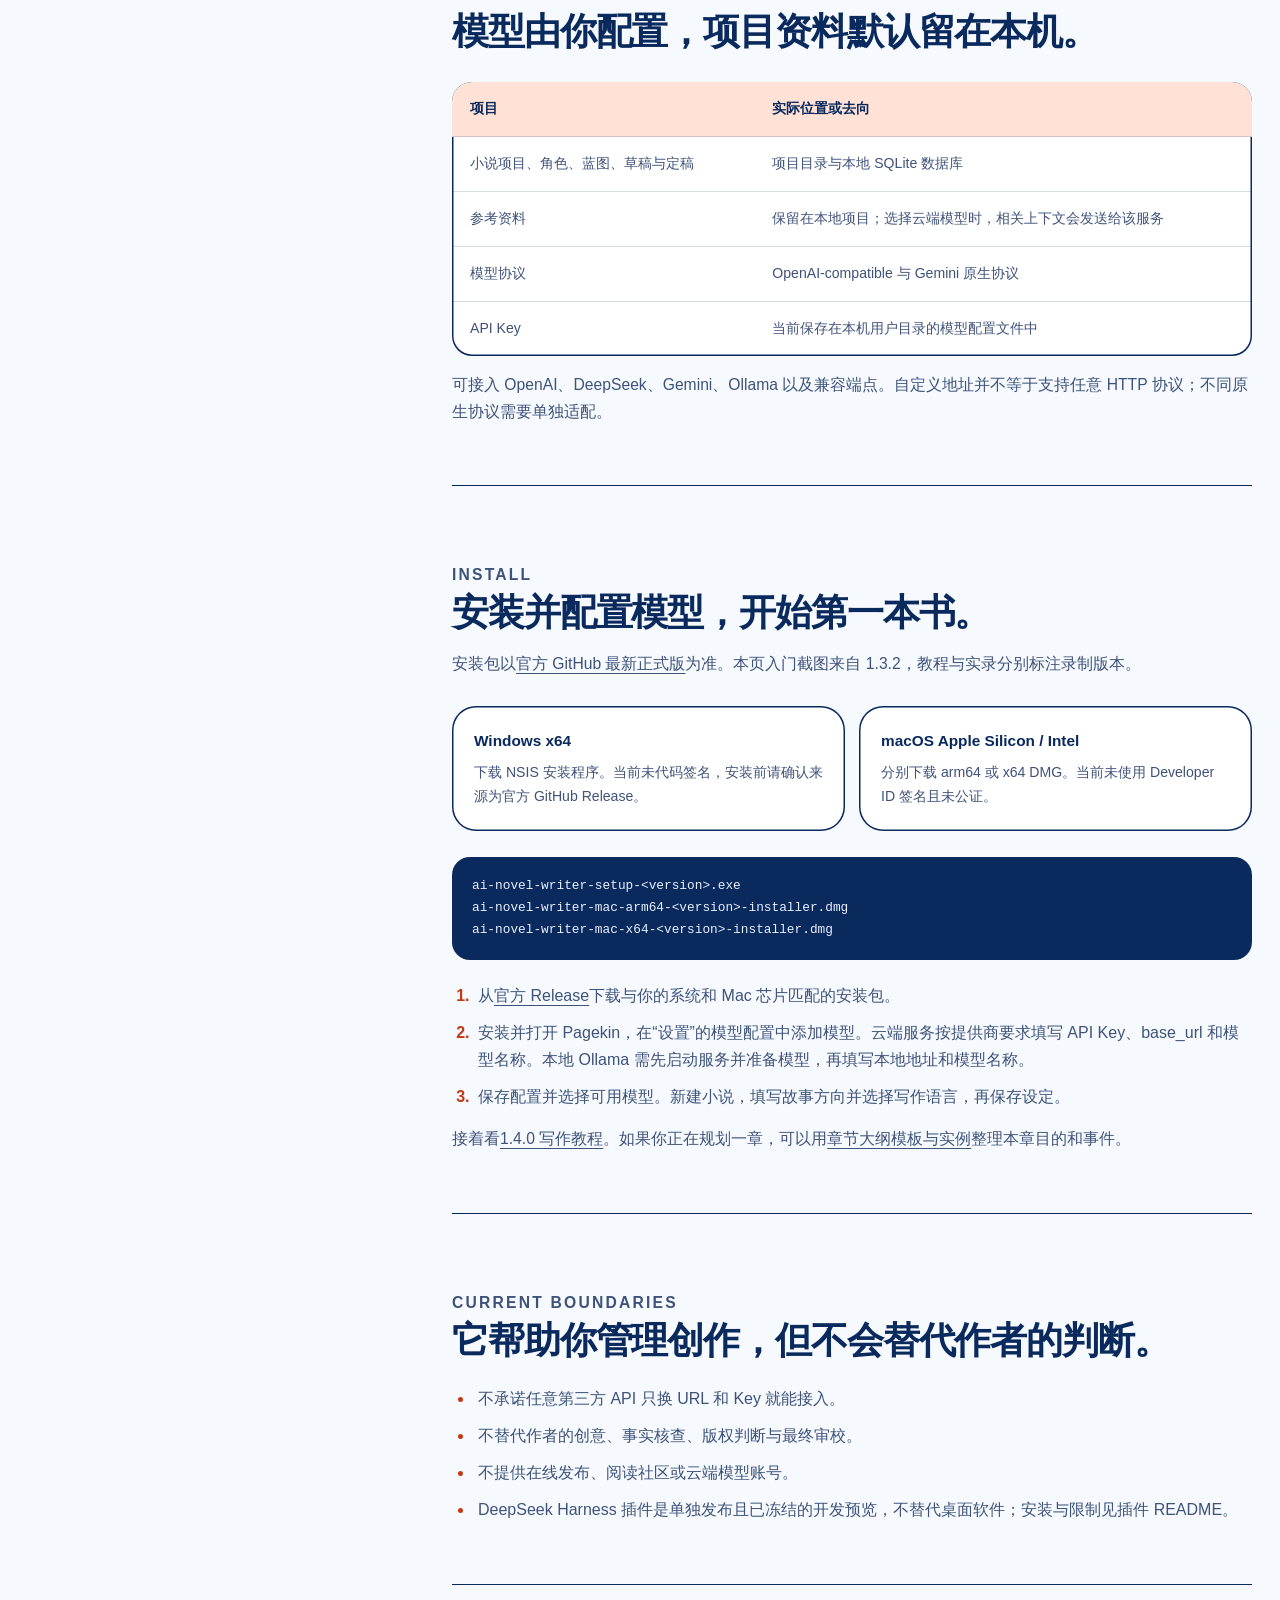
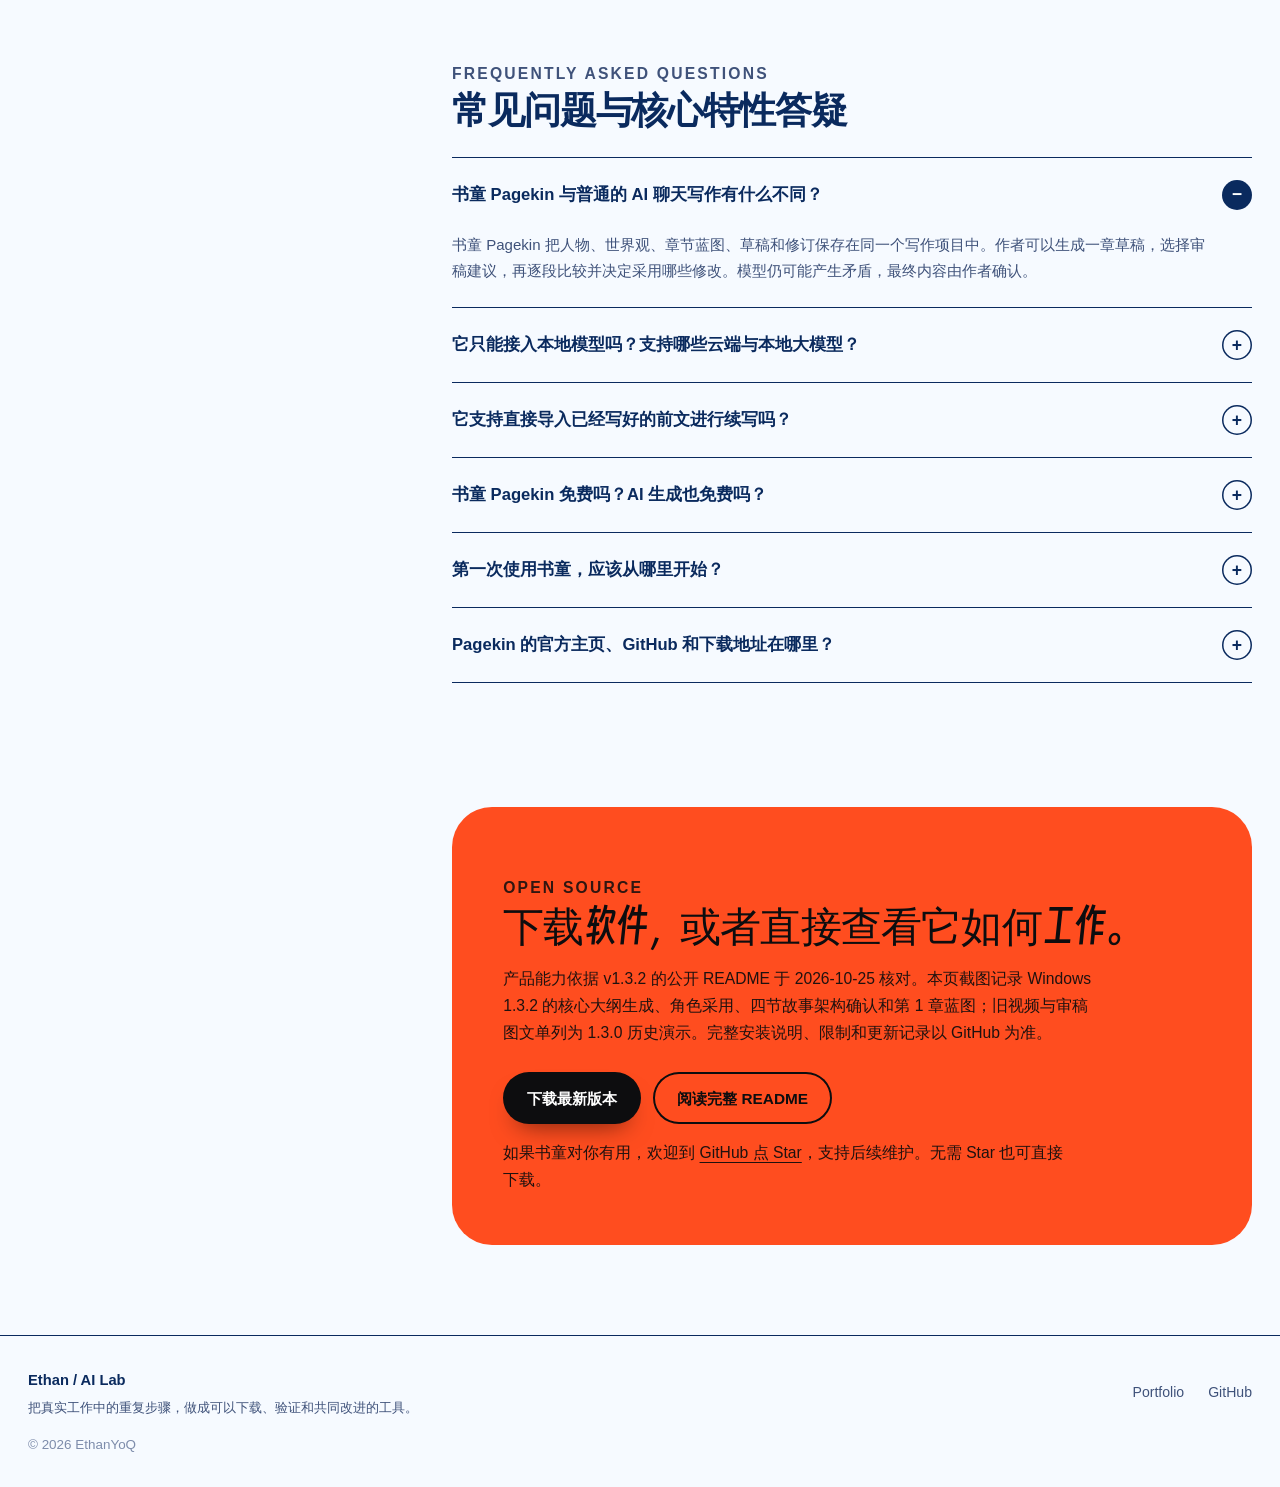
<file: ai-novel-writer/index.html>
<!doctype html>
<html lang="zh-CN" class="project-page theme-novel" data-project-locale="zh">
<head>
  <meta charset="utf-8">
  <meta name="viewport" content="width=device-width, initial-scale=1">
  <title>Pagekin，免费 AI 小说写作软件</title>
  <meta name="description" content="Pagekin，免费 AI 小说写作软件。支持 Windows 和 macOS，把设定、章节蓝图、草稿、审稿和修稿放在同一项目中。模型需自行配置，云端费用另计，生成内容由作者检查。">
  <meta name="robots" content="index, follow, max-image-preview:large, max-snippet:-1, max-video-preview:-1">
  <link rel="canonical" href="https://www.orz.md/ai-novel-writer/">
  <link rel="alternate" hreflang="zh-CN" href="https://www.orz.md/ai-novel-writer/">
  <link rel="alternate" hreflang="en" href="https://www.orz.md/en/ai-novel-writer/">
  <meta property="og:type" content="website">
  <meta property="og:site_name" content="EthanYoQ / AI LAB">
  <meta property="og:url" content="https://www.orz.md/ai-novel-writer/">
  <meta property="og:title" content="Pagekin，免费 AI 小说写作软件">
  <meta property="og:description" content="Pagekin，免费 AI 小说写作软件。支持 Windows 和 macOS，把设定、章节蓝图、草稿、审稿和修稿放在同一项目中。模型需自行配置，云端费用另计，生成内容由作者检查。">
  <meta property="og:image" content="https://www.orz.md/assets/shots/pagekin-ai-sample-1.3.2/02-cast-zh.jpg">
  <meta name="twitter:card" content="summary_large_image">
  <meta name="twitter:title" content="Pagekin，免费 AI 小说写作软件">
  <meta name="twitter:description" content="Pagekin，免费 AI 小说写作软件。支持 Windows 和 macOS，把设定、章节蓝图、草稿、审稿和修稿放在同一项目中。模型需自行配置，云端费用另计，生成内容由作者检查。">
  <meta name="twitter:image" content="https://www.orz.md/assets/shots/pagekin-ai-sample-1.3.2/02-cast-zh.jpg">
  <link rel="preload" href="/assets/fonts/smiley-display.woff2?v=20261106-pagekin" as="font" type="font/woff2" crossorigin>
  <link rel="stylesheet" href="/home.css?v=20261106-pagekin">
  <link rel="stylesheet" href="/project.css?v=20261026-locale">
  <script>document.documentElement.classList.add("js")</script>
  <script type="application/ld+json">{"@context":"https://schema.org","@type":"SoftwareApplication","@id":"https://www.orz.md/ai-novel-writer/#software","name":"Pagekin","alternateName":["AI Novel Writer","AI 小说作家","书童 Pagekin","书童"],"author":{"@type":"Person","name":"EthanYoQ","url":"https://github.com/EthanYoQ"},"applicationCategory":"MultimediaApplication","operatingSystem":"Windows, macOS","url":"https://www.orz.md/ai-novel-writer/","downloadUrl":"https://github.com/EthanYoQ/Pagekin/releases/latest","codeRepository":"https://github.com/EthanYoQ/Pagekin","sameAs":"https://github.com/EthanYoQ/Pagekin","image":"https://www.orz.md/assets/icons/pagekin-icon-256.png","license":"https://www.gnu.org/licenses/gpl-3.0.html","offers":{"@type":"Offer","price":"0","priceCurrency":"USD"},"featureList":"设定与章节蓝图, 人物与世界观资料, 草稿与审稿, 逐段比较修订, 自配云端模型或Ollama"}</script>
  <script type="application/ld+json">
  {
    "@context": "https://schema.org",
    "@type": "FAQPage",
    "mainEntity": [
      {
        "@type": "Question",
        "name": "书童 Pagekin 与普通的 AI 聊天写作有什么不同？",
        "acceptedAnswer": {
          "@type": "Answer",
          "text": "书童 Pagekin 把人物、世界观、章节蓝图、草稿和修订保存在同一个写作项目中。作者可以生成一章草稿，选择审稿建议，再逐段比较并决定采用哪些修改。模型仍可能产生矛盾，最终内容由作者确认。"
        }
      },
      {
        "@type": "Question",
        "name": "它只能接入本地模型吗？支持哪些云端与本地大模型？",
        "acceptedAnswer": {
          "@type": "Answer",
          "text": "你可以配置 DeepSeek、OpenAI 等兼容接口、Google Gemini 原生接口，或本地 Ollama。软件不附带模型和额度；云端模型费用由服务商另收。使用云端模型时，相关提示词与上下文会发送给该服务商。"
        }
      },
      {
        "@type": "Question",
        "name": "它支持直接导入已经写好的前文进行续写吗？",
        "acceptedAnswer": {
          "@type": "Answer",
          "text": "可以导入自己的稿件继续创作，也可以选中一段正文续写、扩写或改写。生成结果需要作者检查；导入说明和支持格式以当前版本 README 为准。"
        }
      },
      {
        "@type": "Question",
        "name": "书童 Pagekin 免费吗？AI 生成也免费吗？",
        "acceptedAnswer": {
          "@type": "Answer",
          "text": "书童 Pagekin 软件本身免费，按 GPL-3.0 开源。AI 生成需要自行配置云端模型服务或本地 Ollama，软件不附带模型调用额度。云端服务商可能按模型和用量收费。本地模型需要合适的硬件，也有电力等运行成本。"
        }
      },
      {
        "@type": "Question",
        "name": "第一次使用书童，应该从哪里开始？",
        "acceptedAnswer": {
          "@type": "Answer",
          "text": "先新建一本小说，确定故事方向和写作语言。需要 AI 生成时，先配置可用模型，再生成设定并检查结果。本页的 1.3.2 核心大纲到第一章蓝图图文展示了核心大纲生成、角色采用、四节故事架构确认和第一章蓝图。样例正文仍待写。"
        }
      },
      {
        "@type": "Question",
        "name": "Pagekin 的官方主页、GitHub 和下载地址在哪里？",
        "acceptedAnswer": {
          "@type": "Answer",
          "text": "Pagekin（书童）是由 EthanYoQ 维护的 Windows 和 macOS 桌面小说写作软件。<a href=\"https://www.orz.md/ai-novel-writer/\">官方主页</a>提供产品介绍，<a href=\"https://github.com/EthanYoQ/Pagekin\">GitHub 仓库</a>提供源码，安装包见<a href=\"https://github.com/EthanYoQ/Pagekin/releases/latest\">官方最新版本下载</a>。首次使用可查看<a href=\"#install\">安装与模型配置</a>。"
        }
      }
    ]
  }
  </script>
</head>
<body>
  <a class="skip-link" href="#project-readme">跳到项目说明</a>
  <header class="site-header">
    <nav class="nav shell" aria-label="主导航">
      <a class="brand" href="/"><span class="brand-name">Ethan</span><span class="brand-slash">/</span><span class="brand-lab">AI LAB</span></a>
      <div class="nav-links">
        <a href="/">全部作品</a>
        <a href="#project-readme">项目说明</a>
        <a href="https://github.com/EthanYoQ/Pagekin" target="_blank" rel="noreferrer">GitHub</a>
        <div class="language-switch" aria-label="语言切换"><a href="/ai-novel-writer/" lang="zh-CN" hreflang="zh-CN" aria-current="page">中文</a><a href="/en/ai-novel-writer/" lang="en" hreflang="en">EN</a></div>
      </div>
    </nav>
  </header>

  <main>
    <section class="project-hero shell reveal">
      <div class="project-hero-copy">
        <p class="project-breadcrumb"><a href="/">Ethan AI Lab</a> / Pagekin</p>
        <div class="project-identity"><img src="/assets/icons/pagekin-icon-256.png" alt="Pagekin 图标" width="54" height="54"><div><strong>书童 Pagekin（原 AI Novel Writer）</strong><span>截图 · V1.3.2</span></div></div>
        <div>
          <h1 data-font="smiley">Pagekin，免费 AI 小说写作软件</h1>
          <p class="project-lead">Pagekin，免费 AI 小说写作软件。新建一本书，整理人物与世界观，生成章节蓝图和草稿，再选择审稿建议、逐段确认修订。模型需要自行配置，作品保存在本机，云端调用费用另计。</p>
          <p>书童 Pagekin 由 EthanYoQ 维护。本页为<a href="https://www.orz.md/ai-novel-writer/">官方主页</a>，源码见 <a href="https://github.com/EthanYoQ/Pagekin">Pagekin GitHub 源码</a>。</p>
          <ul class="project-meta"><li>Windows / macOS</li><li>云端 / 本地模型</li><li>GPL-3.0 免费开源</li><li>大纲与蓝图自主生成</li></ul>
          <div class="hero-actions"><a class="button button-primary" href="https://github.com/EthanYoQ/Pagekin/releases/latest">下载桌面版</a><a class="button button-ghost" href="https://github.com/EthanYoQ/Pagekin" target="_blank" rel="noreferrer">Pagekin GitHub 源码</a></div>
        </div>

      </div>
      <figure class="project-proof"><figcaption><span>书童 1.3.2 实际截图：AI 生成并确认采用的 8 位角色</span><span>中文界面</span></figcaption><img src="/assets/shots/pagekin-ai-sample-1.3.2/02-cast-zh.jpg" alt="书童 1.3.2 中《雾港来信》的 8 位 AI 角色已确认采用，当前展示林昭档案" width="1442" height="901"></figure>
    </section>

    <div class="project-body shell" id="project-readme">
      <aside class="project-toc" aria-label="页面目录">
        <p>README / 01</p>
        <nav><a href="#positioning">产品定位</a><a href="#workflow">创作流程</a><a href="#capabilities">核心能力</a><a href="#long-form-continuity">1.5.3 连续性实录</a><a href="#tutorial">1.4.0 写作教程</a><a href="#demo">1.3.2 生成图文</a><a href="#data">模型与数据</a><a href="#install">安装方式</a><a href="#boundaries">当前边界</a><a href="#faq">常见问答</a><a class="readme-source" href="https://github.com/EthanYoQ/Pagekin#readme" target="_blank" rel="noreferrer">阅读原始 README</a></nav>

      </aside>

      <article class="readme">
        <section class="readme-section reveal" id="positioning">
          <div><p class="readme-eyebrow">PRODUCT POSITION</p>
          <h2>适合逐章组织长篇的 AI 小说写作软件</h2>
          <p>Pagekin（书童）面向希望在 Windows 或 macOS 上组织长篇小说、并愿意自行配置模型的作者。人物、世界观、章节蓝图与正文保存在同一个写作项目中。先检查本章目标，再生成草稿，随后选择审稿建议并比较修改。</p>
          <p>如果你正在选择免费或本地 AI 写小说工具，可以先看这三点：</p>
          <ul><li><strong>免费的是软件。</strong> Pagekin 按 GPL-3.0 开源，模型需要自行配置，云端调用可能收费。<a href="#faq">查看软件与模型费用</a>。</li><li><strong>本地保存与本地生成是两件事。</strong> 项目资料保存在本机；使用云端模型时，相关提示词和故事上下文会发送给服务商。使用本地 Ollama 需要另行准备模型和服务。<a href="#data">查看模型与数据说明</a>。</li><li><strong>先看一章，再决定是否适合。</strong> <a href="/ai-novel-writer/chapter-blueprint/">章节大纲模板与真实蓝图检查示例</a>展示 1.3.2 的首章规划，正文尚未生成。<a href="#install">安装与配置说明</a>列出开始使用的步骤。</li></ul>
          <blockquote><p>模型提供草稿和建议，作者决定故事方向以及采用哪些内容。</p></blockquote>
          </div>
        </section>

        <section class="readme-section reveal" id="workflow">
          <div><p class="readme-eyebrow">TRACEABLE FLOW</p><h2>从故事前提，一直走到下一章的上下文。</h2><ol class="workflow-list"><li><strong>建立创作前提</strong><span>保存作品方向、关键矛盾和作者已经确认的原稿。</span></li><li><strong>组织角色与世界观</strong><span>把人物、关系、规则和知识资料放回项目内部。</span></li><li><strong>拆成大纲与章节蓝图</strong><span>让每一章有明确目标，而不是仅依赖一段临时提示词。</span></li><li><strong>生成或导入章节草稿</strong><span>围绕当前章节资料调用本地或云端模型。</span></li><li><strong>审稿、修稿、人工确认</strong><span>审稿意见可编辑和取舍，修订稿由作者决定是否合并。</span></li><li><strong>形成定稿并继续</strong><span>定稿进入后续章节的连续性上下文。</span></li></ol></div>

        </section>

        <section class="readme-section reveal" id="capabilities">
          <div><p class="readme-eyebrow">CORE CAPABILITIES</p><h2>围绕一章小说，整理资料、写作和修改。</h2><div class="capability-grid"><div class="capability"><span>01</span><strong>大纲与蓝图自主生成</strong><p>AI 自动规划全书主支线大纲与每一章细分场景蓝图。</p></div><div class="capability"><span>02</span><strong>角色与世界观资料</strong><p>维护角色档案与世界观资料，随写作项目保存。</p></div><div class="capability"><span>03</span><strong>审稿与修稿闭环</strong><p>逐条选择审稿意见，比较原稿与修稿，再确认合并。<a href="/ai-novel-writer/demo/#review-workflow">查看 1.3.0 历史审稿修稿演示</a>。</p></div><div class="capability"><span>04</span><strong>云端与本地双支持</strong><p>自行配置 DeepSeek、OpenAI、Gemini 或本地 Ollama。</p></div><div class="capability"><span>05</span><strong>参考文本与知识库</strong><p>导入现有小说仿写，支持全文检索与风格提取。</p></div><div class="capability"><span>06</span><strong>批量章节自动化</strong><p>支持批量章节创作与恢复，由作者检查并确认定稿。</p></div></div></div>

        </section>

        <section class="readme-section reveal" id="long-form-continuity">
          <div>
            <p class="readme-eyebrow">LONG-FORM CONTINUITY</p>
            <h2>AI 写长篇小说时，怎么检查人物、伏笔和前后矛盾？</h2>
            <p>在书童 Pagekin 1.5.3 的《灰灯客栈》实录里，严伯第一章已死，第三章蓝图却让他回来送账本。系统指出了出场冲突，但提示引用的是井边钥匙的情节。回到人物时间线并打开第一章原文，才能确认这一幕是写漏了，还是本来就要写成回忆。</p>
            <ol class="workflow-list">
              <li><strong>写下一章前，确认人物还能不能出场。</strong><span>从人物时间线回到原文，核对人物状态和事件发生的时间。</span></li>
              <li><strong>给伏笔留一个要回收的章节。</strong><span>实录把铜钥匙的伏笔延后一章，再撤销并核对原期限。</span></li>
              <li><strong>改完前章，再检查后面的蓝图。</strong><span>钥匙改成随身携带后，下一章仍安排人物去井边找。重新定稿后，用后续蓝图检查找出受影响的安排，再由作者决定怎么改。</span></li>
            </ol>
            <p><a href="https://www.bilibili.com/video/BV1NVyXznEz5/">观看 1.5.3 中文操作实录</a>。还在规划第一章时，可以先用<a href="/ai-novel-writer/chapter-blueprint/">章节大纲模板和首章蓝图实例</a>。</p>
          </div>
        </section>

        <section class="readme-section reveal" id="tutorial">
          <h2>用书童 Pagekin 写小说：从故事构思到第一章</h2>
          <p>这段 1.4.0 中文界面实录演示如何配置模型、生成故事设定和章节蓝图、写出第一章草稿，再审稿和修稿。后半段演示如何导入已有原稿并接着续写。</p>
          <p><a href="https://www.bilibili.com/video/BV1Zx4j6CEHu/">在哔哩哔哩观看 1.4.0 写作教程</a>，也可<a href="https://www.youtube.com/watch?v=Vaeg_1c3Djk">在 YouTube 观看</a>。</p>
        </section>

        <section class="readme-section reveal" id="demo">
          <p class="readme-eyebrow">WINDOWS 1.3.2 · 中文实际截图</p>
          <h2>从核心大纲到第一章蓝图。</h2>
          <p>我维护书童 Pagekin。本图文由作者整理并经 AI 辅助编辑，使用独立虚构样例《雾港来信》。截图来自 Windows 1.3.2 的真实操作。</p>
          <p>本例规划为 8 章、每章约 1200 字。这是创作目标，不是已生成的章节数或字数。</p>
          <h3>1. 在设定页生成核心大纲</h3>
          <p>在核心大纲区域点击“AI 生成”，等待已配置的模型返回文本。作者检查人物、矛盾和故事方向，再继续设定。第一张截图时仍提示类型与目标读者待填。</p>
          <figure class="watch-tutorial"><a href="/assets/shots/pagekin-ai-sample-1.3.2/01-core-outline-zh.jpg"><img src="/assets/shots/pagekin-ai-sample-1.3.2/01-core-outline-zh.jpg" alt="《雾港来信》在书童 1.3.2 中文设定页中的 AI 核心大纲结果，截图时仍有两项设定待填" width="1442" height="901" loading="lazy"></a><figcaption>第一步。Windows 1.3.2 的 AI 核心大纲生成结果，点击可查看原图。</figcaption></figure>
          <h3>2. 在角色提议中确认采用</h3>
          <p>本次由 AI 生成 8 位角色，作者在角色提议中确认采用。角色名单随后显示这 8 位角色，截图打开了林昭的档案。此时侧栏架构为 2/4，世界观仍显示生成中。</p>
          <figure class="watch-tutorial"><a href="/assets/shots/pagekin-ai-sample-1.3.2/02-cast-zh.jpg"><img src="/assets/shots/pagekin-ai-sample-1.3.2/02-cast-zh.jpg" alt="《雾港来信》的 8 位 AI 角色已确认采用，林昭档案可见，截图时架构为 2/4" width="1442" height="901" loading="lazy"></a><figcaption>第二步。已采用的 8 位角色与林昭档案，点击可查看原图。</figcaption></figure>
          <h3>3. 确认四节故事架构</h3>
          <p>继续生成并确认故事前提、角色名单、世界观和情节大纲。第三张截图中，这四节均标为“已确认”，架构为 4/4，“下一步：章节蓝图”按钮已启用。</p>
          <figure class="watch-tutorial"><a href="/assets/shots/pagekin-ai-sample-1.3.2/03-architecture-zh.jpg"><img src="/assets/shots/pagekin-ai-sample-1.3.2/03-architecture-zh.jpg" alt="《雾港来信》四节故事架构均已确认，页面显示 4/4，下一步章节蓝图按钮已启用" width="1442" height="901" loading="lazy"></a><figcaption>第三步。Windows 1.3.2 的四节故事架构已确认，点击可查看原图。</figcaption></figure>
          <h3>4. 生成第一章蓝图</h3>
          <p>本次由 AI 生成第 1 章“落款明天”的蓝图，包含出场人物、主角小目标、冲突与转折、悬念钩子。第四张截图中侧栏为 1/8 章，蓝图已保存，正文为“待写”。其余 7 章蓝图尚未生成。</p>
          <figure class="watch-tutorial"><a href="/assets/shots/pagekin-ai-sample-1.3.2/04-blueprint-zh.jpg"><img src="/assets/shots/pagekin-ai-sample-1.3.2/04-blueprint-zh.jpg" alt="《雾港来信》第 1 章落款明天的 AI 蓝图已保存，侧栏显示 1/8 章，正文待写" width="1442" height="901" loading="lazy"></a><figcaption>第四步。第 1 章蓝图已生成，正文仍待写，点击可查看原图。</figcaption></figure>
          <p>这四图展示核心大纲生成、8 位角色采用、四节故事架构确认和第 1 章蓝图，未展示正文、审稿或修稿结果，也不是小说质量或生成速度测评。模型可能生成矛盾或错误，内容仍需作者确认。</p>
          <p>软件开源免费。云端模型调用可能收费；使用云端模型时，相关提示词和故事上下文会发送给所配置的服务商。</p>
          <p><a href="/ai-novel-writer/demo/">查看 1.3.0 历史视频：选段续写与改成对话</a>；<a href="/ai-novel-writer/demo/#review-workflow">查看 1.3.0 历史审稿修稿图文</a>。历史素材不代表当前版本界面。</p>
        </section>

        <section class="readme-section reveal" id="data">
          <div><p class="readme-eyebrow">MODELS AND DATA</p><h2>模型由你配置，项目资料默认留在本机。</h2><table class="readme-table"><thead><tr><th>项目</th><th>实际位置或去向</th></tr></thead><tbody><tr><td>小说项目、角色、蓝图、草稿与定稿</td><td>项目目录与本地 SQLite 数据库</td></tr><tr><td>参考资料</td><td>保留在本地项目；选择云端模型时，相关上下文会发送给该服务</td></tr><tr><td>模型协议</td><td>OpenAI-compatible 与 Gemini 原生协议</td></tr><tr><td>API Key</td><td>当前保存在本机用户目录的模型配置文件中</td></tr></tbody></table><p>可接入 OpenAI、DeepSeek、Gemini、Ollama 以及兼容端点。自定义地址并不等于支持任意 HTTP 协议；不同原生协议需要单独适配。</p></div>

        </section>

        <section class="readme-section reveal" id="install">
          <div><p class="readme-eyebrow">INSTALL</p><h2>安装并配置模型，开始第一本书。</h2><p>安装包以<a href="https://github.com/EthanYoQ/Pagekin/releases/latest">官方 GitHub 最新正式版</a>为准。本页入门截图来自 1.3.2，教程与实录分别标注录制版本。</p><div class="note-grid"><div class="note-card"><strong>Windows x64</strong><p>下载 NSIS 安装程序。当前未代码签名，安装前请确认来源为官方 GitHub Release。</p></div><div class="note-card"><strong>macOS Apple Silicon / Intel</strong><p>分别下载 arm64 或 x64 DMG。当前未使用 Developer ID 签名且未公证。</p></div></div><pre class="code-block">ai-novel-writer-setup-&lt;version&gt;.exe&#10;ai-novel-writer-mac-arm64-&lt;version&gt;-installer.dmg&#10;ai-novel-writer-mac-x64-&lt;version&gt;-installer.dmg</pre>
          <ol><li>从<a href="https://github.com/EthanYoQ/Pagekin/releases/latest">官方 Release</a>下载与你的系统和 Mac 芯片匹配的安装包。</li><li>安装并打开 Pagekin，在“设置”的模型配置中添加模型。云端服务按提供商要求填写 API Key、base_url 和模型名称。本地 Ollama 需先启动服务并准备模型，再填写本地地址和模型名称。</li><li>保存配置并选择可用模型。新建小说，填写故事方向并选择写作语言，再保存设定。</li></ol>
          <p>接着看<a href="#tutorial">1.4.0 写作教程</a>。如果你正在规划一章，可以用<a href="/ai-novel-writer/chapter-blueprint/">章节大纲模板与实例</a>整理本章目的和事件。</p></div>

        </section>

        <section class="readme-section reveal" id="boundaries">
          <div><p class="readme-eyebrow">CURRENT BOUNDARIES</p><h2>它帮助你管理创作，但不会替代作者的判断。</h2><ul><li>不承诺任意第三方 API 只换 URL 和 Key 就能接入。</li><li>不替代作者的创意、事实核查、版权判断与最终审校。</li><li>不提供在线发布、阅读社区或云端模型账号。</li><li>DeepSeek Harness 插件是单独发布且已冻结的开发预览，不替代桌面软件；安装与限制见插件 README。</li></ul></div>

        </section>

        <section class="readme-section reveal" id="faq">
          <div>
            <p class="readme-eyebrow">FREQUENTLY ASKED QUESTIONS</p>
            <h2>常见问题与核心特性答疑</h2>
            <div class="faq-list">
              <details class="faq-item" open>
                <summary>书童 Pagekin 与普通的 AI 聊天写作有什么不同？</summary>
                <div class="faq-answer">
                  <p>书童 Pagekin 把人物、世界观、章节蓝图、草稿和修订保存在同一个写作项目中。作者可以生成一章草稿，选择审稿建议，再逐段比较并决定采用哪些修改。模型仍可能产生矛盾，最终内容由作者确认。</p>
                </div>
              </details>
              <details class="faq-item">
                <summary>它只能接入本地模型吗？支持哪些云端与本地大模型？</summary>
                <div class="faq-answer">
                  <p>你可以配置 DeepSeek、OpenAI 等兼容接口、Google Gemini 原生接口，或本地 Ollama。软件不附带模型和额度；云端模型费用由服务商另收。使用云端模型时，相关提示词与上下文会发送给该服务商。</p>
                </div>
              </details>
              <details class="faq-item">
                <summary>它支持直接导入已经写好的前文进行续写吗？</summary>
                <div class="faq-answer">
                  <p>可以导入自己的稿件继续创作，也可以选中一段正文续写、扩写或改写。生成结果需要作者检查；导入说明和支持格式以当前版本 README 为准。</p>
                </div>
              </details>
              <details class="faq-item">
                <summary>书童 Pagekin 免费吗？AI 生成也免费吗？</summary>
                <div class="faq-answer">
                  <p>书童 Pagekin 软件本身免费，按 GPL-3.0 开源。AI 生成需要自行配置云端模型服务或本地 Ollama，软件不附带模型调用额度。云端服务商可能按模型和用量收费。本地模型需要合适的硬件，也有电力等运行成本。</p>
                </div>
              </details>
              <details class="faq-item">
                <summary>第一次使用书童，应该从哪里开始？</summary>
                <div class="faq-answer">
                  <p>先新建一本小说，确定故事方向和写作语言。需要 AI 生成时，先配置可用模型，再生成设定并检查结果。本页的 <a href="#demo">1.3.2 核心大纲到第一章蓝图图文</a>展示了核心大纲生成、角色采用、四节故事架构确认和第一章蓝图。样例正文仍待写。</p>
                </div>
              </details>
              <details class="faq-item">
                <summary>Pagekin 的官方主页、GitHub 和下载地址在哪里？</summary>
                <div class="faq-answer">
                  <p>Pagekin（书童）是由 EthanYoQ 维护的 Windows 和 macOS 桌面小说写作软件。<a href="https://www.orz.md/ai-novel-writer/">官方主页</a>提供产品介绍，<a href="https://github.com/EthanYoQ/Pagekin">GitHub 仓库</a>提供源码，安装包见<a href="https://github.com/EthanYoQ/Pagekin/releases/latest">官方最新版本下载</a>。首次使用可查看<a href="#install">安装与模型配置</a>。</p>
                </div>
              </details>
            </div>
          </div>

        </section>

        <div class="project-cta"><div><p class="readme-eyebrow">OPEN SOURCE</p><h2>下载软件，或者直接查看它如何工作。</h2><p>产品能力依据 v1.3.2 的公开 README 于 2026-10-25 核对。本页截图记录 Windows 1.3.2 的核心大纲生成、角色采用、四节故事架构确认和第 1 章蓝图；旧视频与审稿图文单列为 1.3.0 历史演示。完整安装说明、限制和更新记录以 GitHub 为准。</p><div class="hero-actions"><a class="button button-primary" href="https://github.com/EthanYoQ/Pagekin/releases/latest">下载最新版本</a><a class="button button-ghost" href="https://github.com/EthanYoQ/Pagekin#readme" target="_blank" rel="noreferrer">阅读完整 README</a></div><p>如果书童对你有用，欢迎到 <a href="https://github.com/EthanYoQ/Pagekin" target="_blank" rel="noreferrer">GitHub 点 Star</a>，支持后续维护。无需 Star 也可直接下载。</p></div></div>
      </article>
    </div>
  </main>

  <footer class="site-footer"><div class="footer-grid shell"><div class="project-footer-note"><strong>Ethan / AI Lab</strong><p>把真实工作中的重复步骤，做成可以下载、验证和共同改进的工具。</p></div><div class="footer-links"><a href="/">Portfolio</a><a href="https://github.com/EthanYoQ" target="_blank" rel="noreferrer">GitHub</a></div><p class="copyright">© <span id="year">2026</span> EthanYoQ</p></div></footer>
  <script src="/project.js?v=20261026-locale" defer></script>
</body>
</html>
</file>
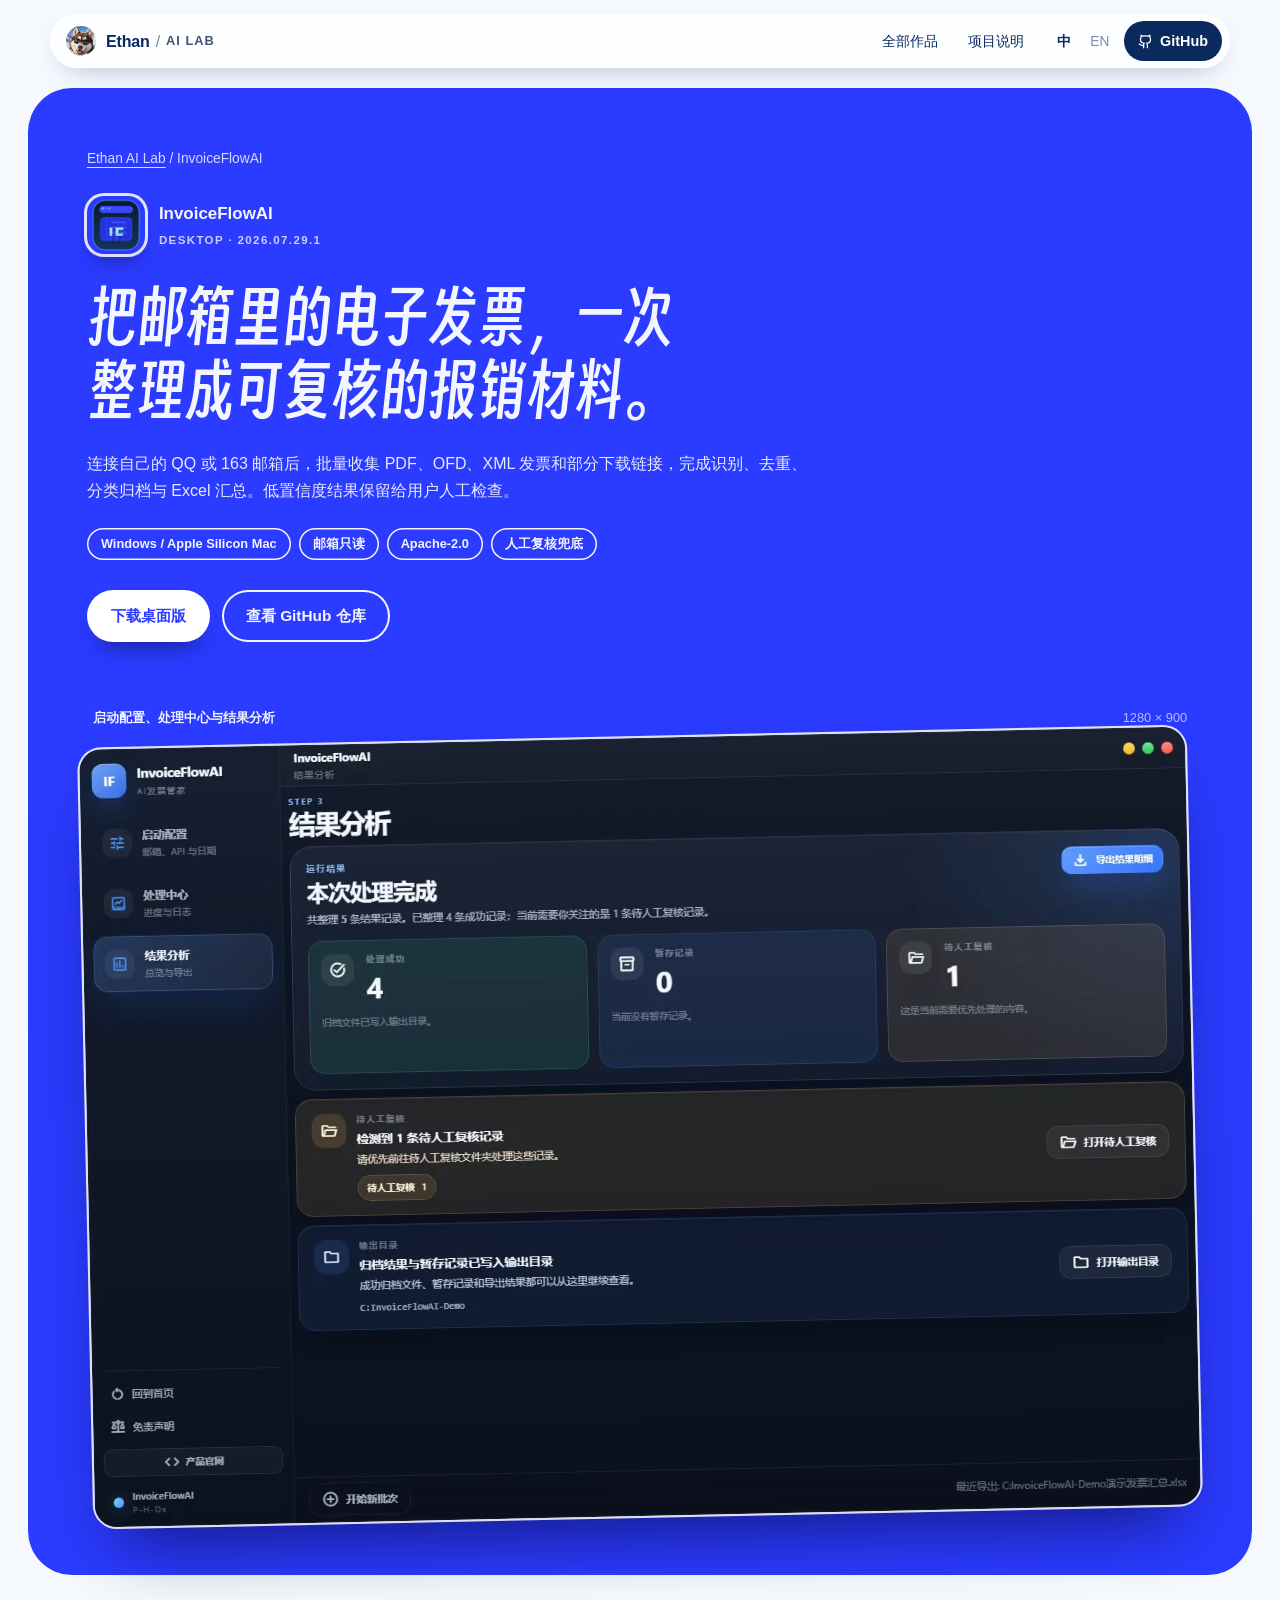
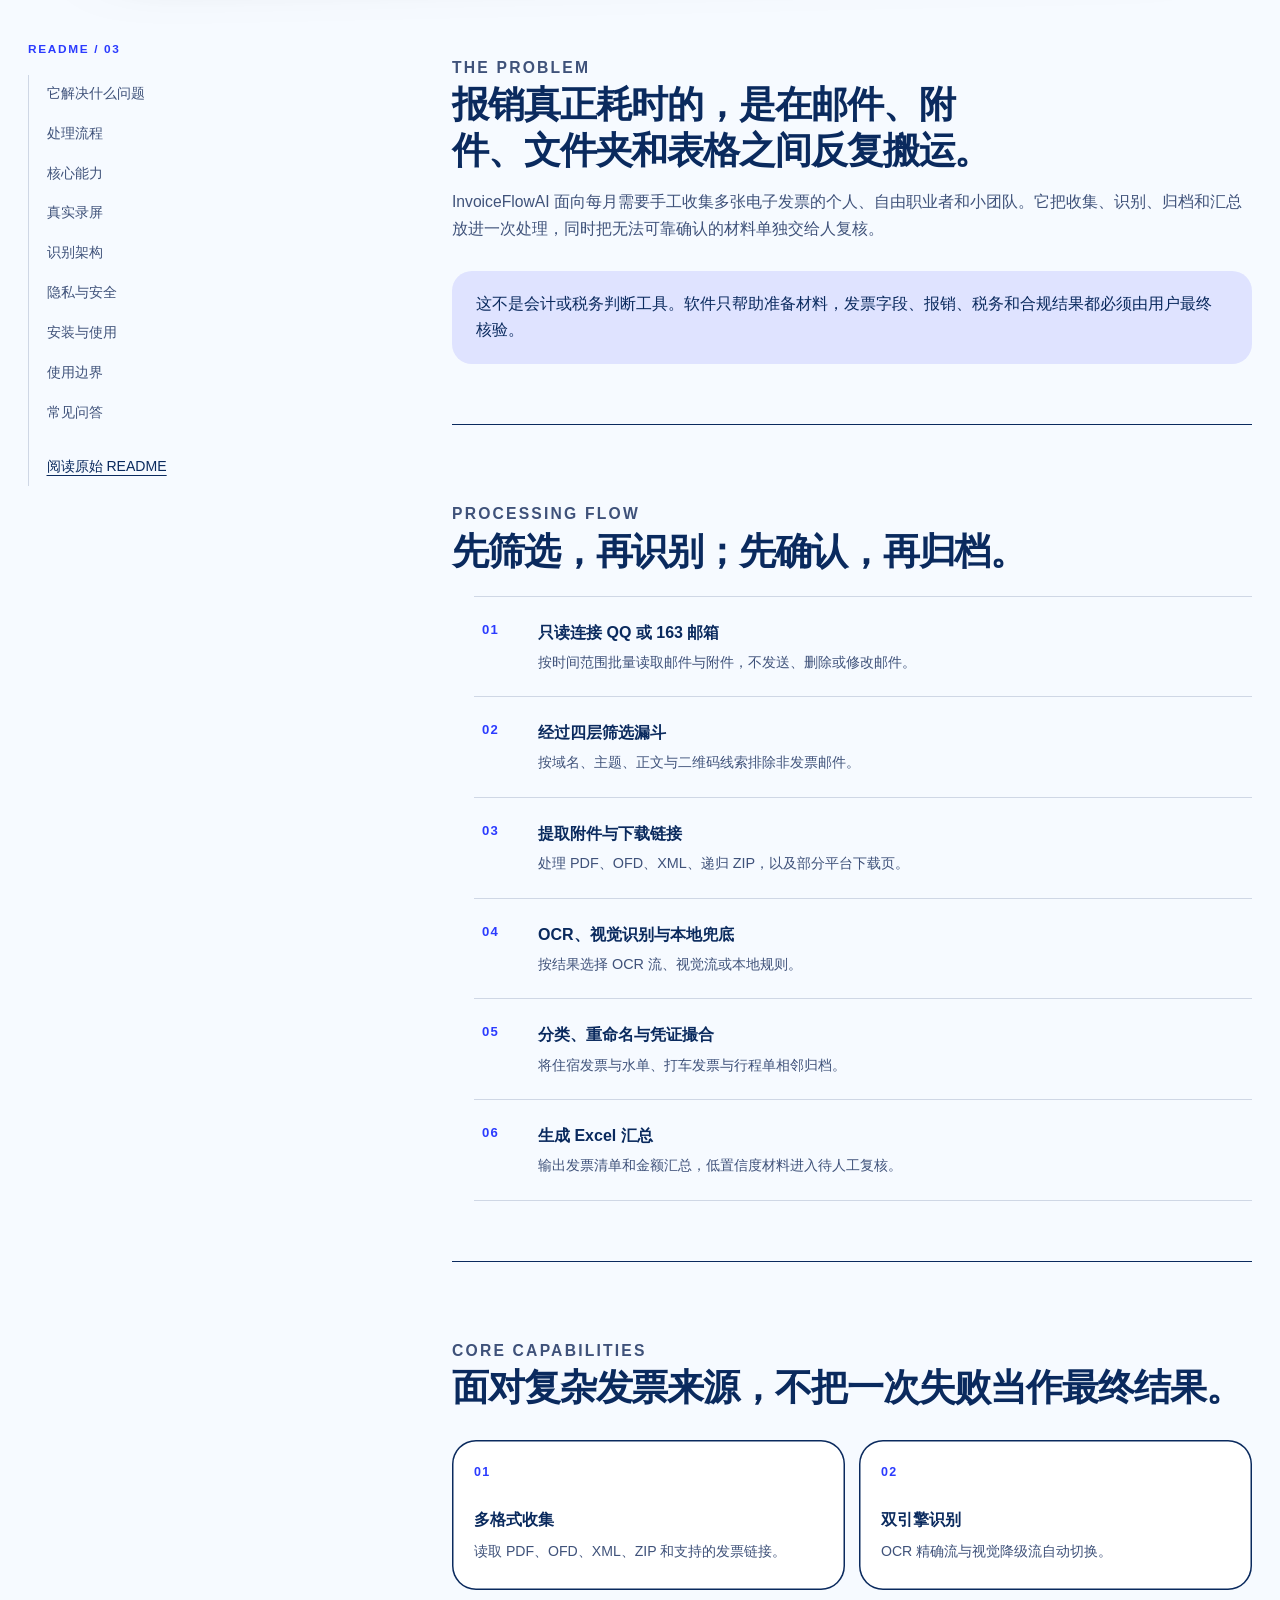
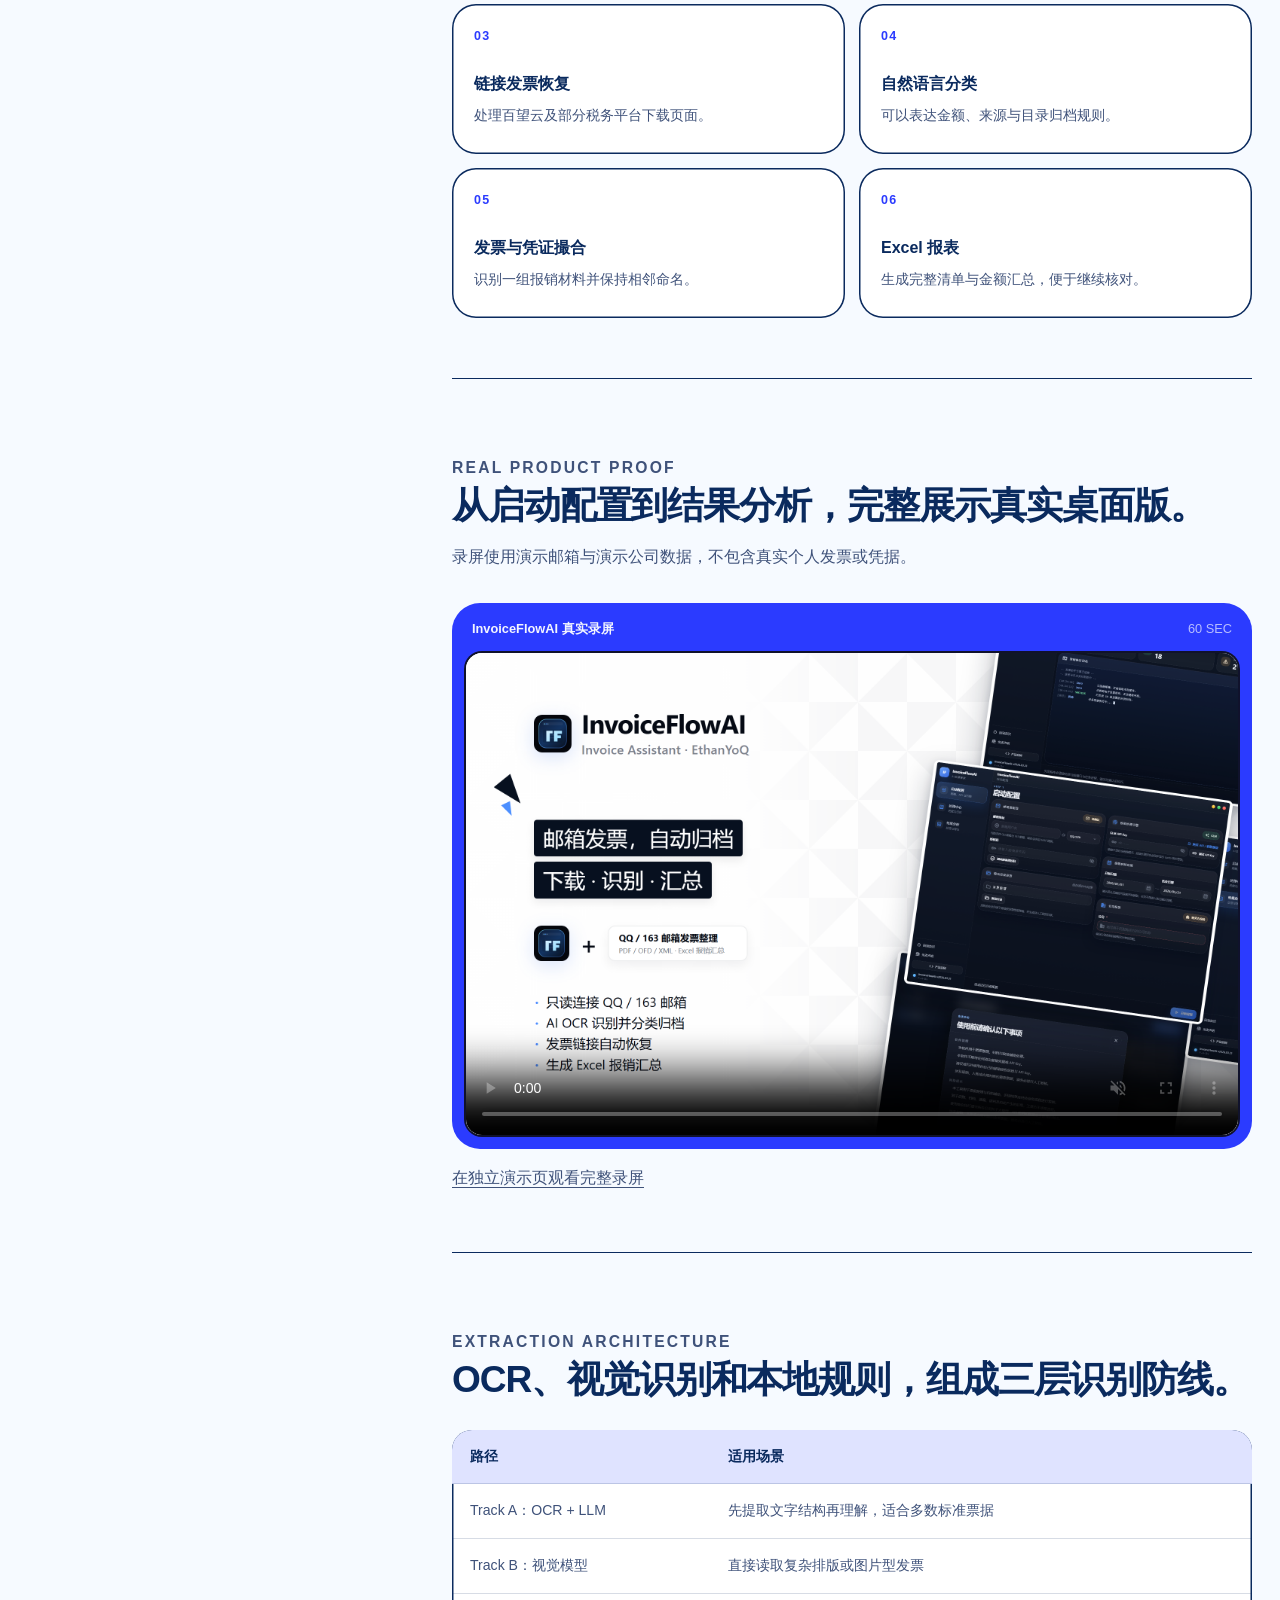
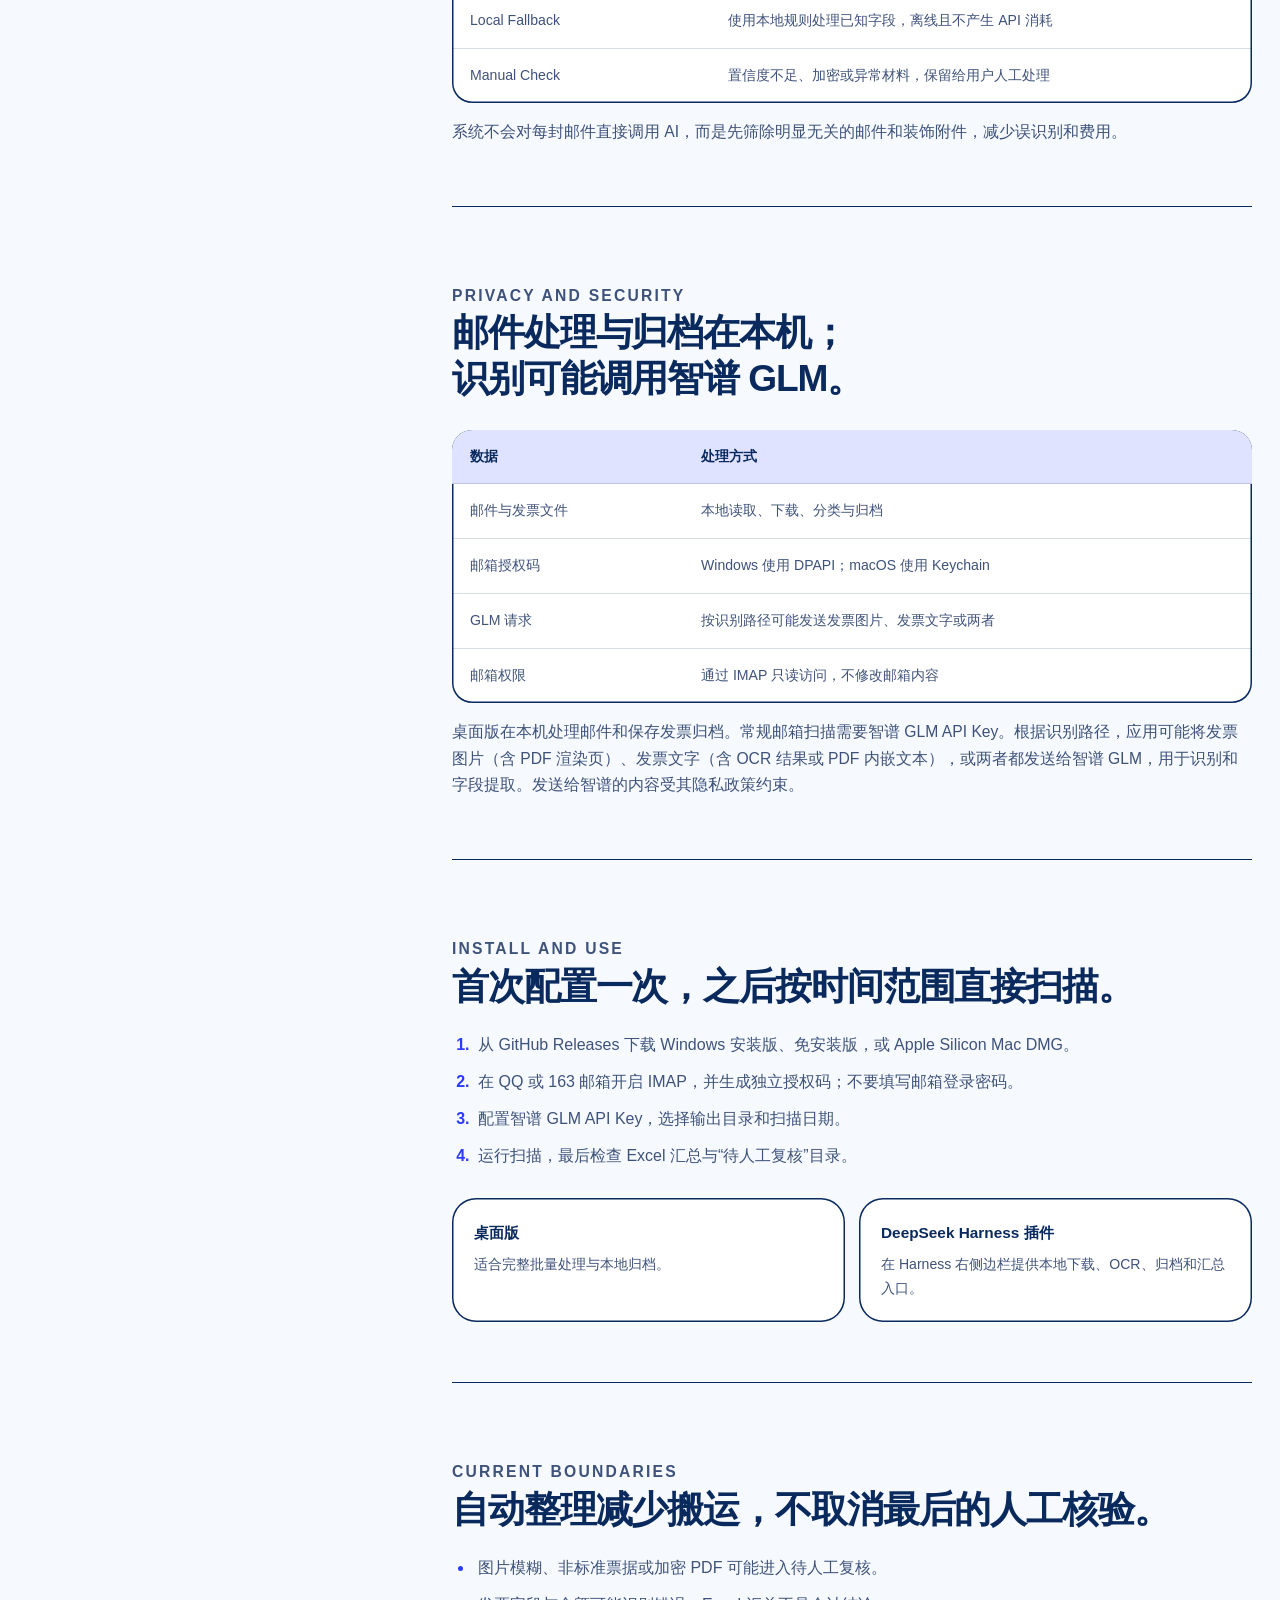
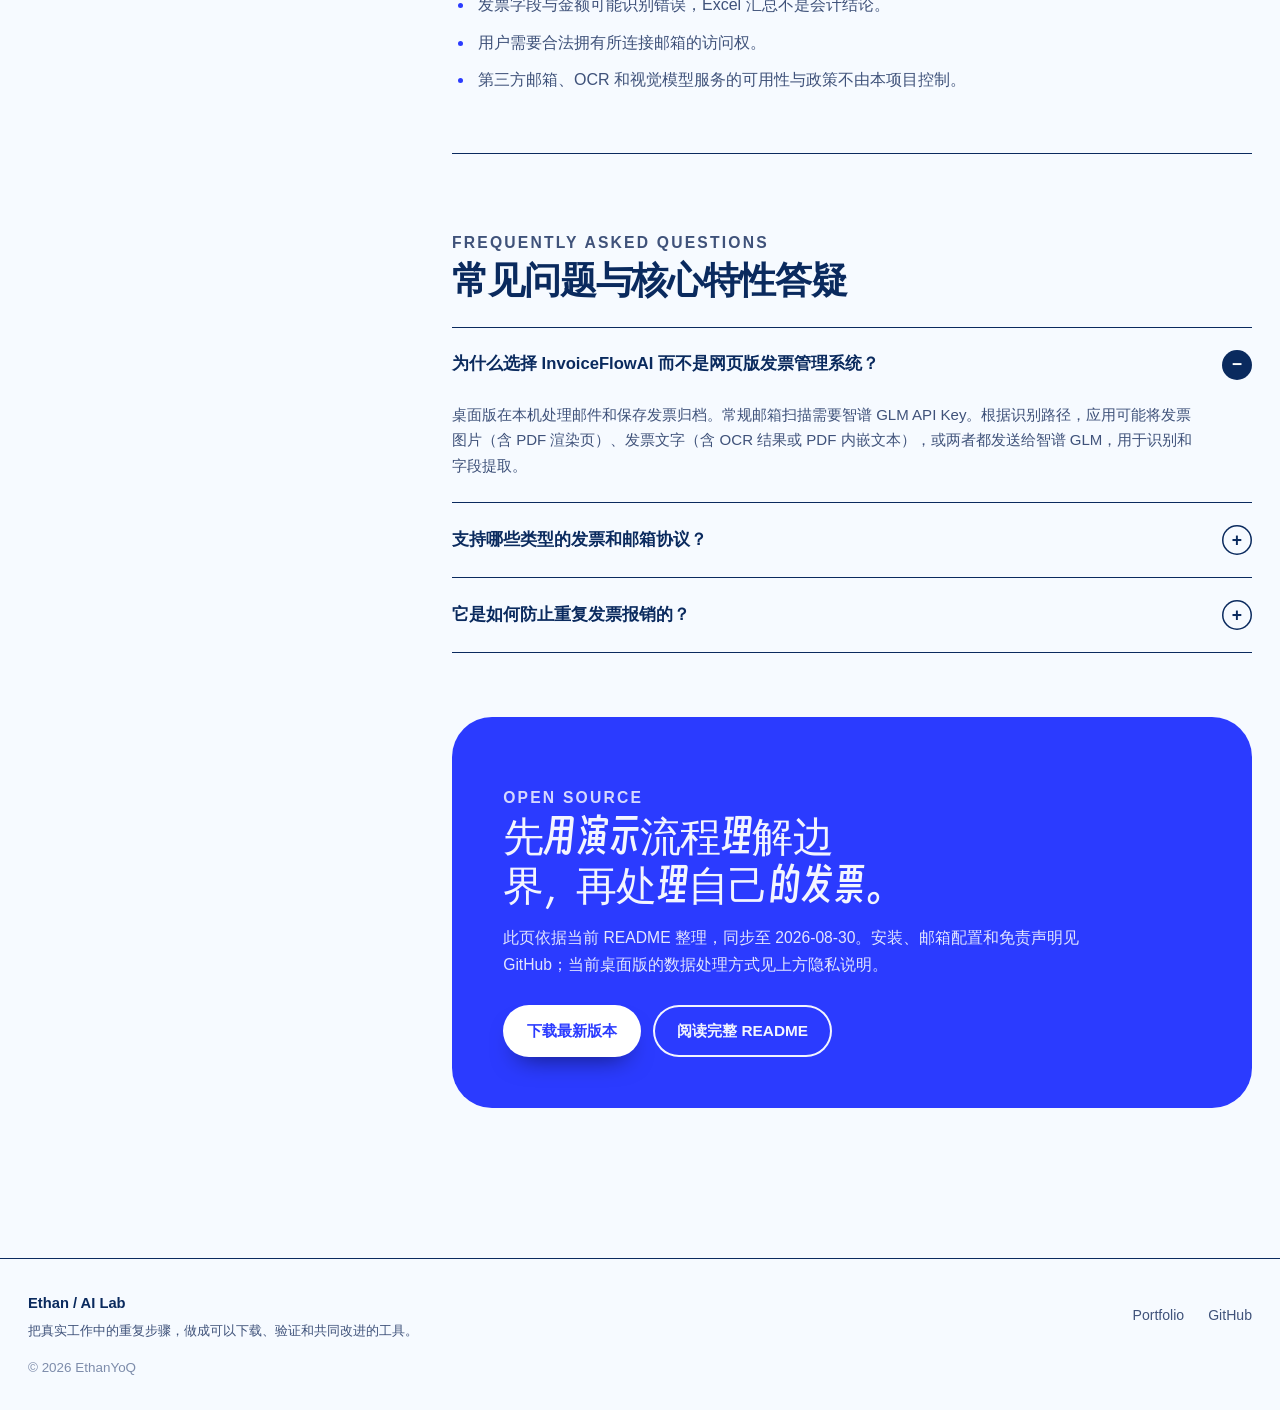
<file: invoice-downloader/index.html>
<!doctype html>
<html lang="zh-CN" class="project-page theme-invoice">
<head>
  <meta charset="utf-8">
  <meta name="viewport" content="width=device-width, initial-scale=1">
  <title>AI 发票一键整理：邮箱收集、识别、归档与 Excel 汇总 | Ethan</title>
  <meta name="description" content="InvoiceFlowAI 的完整作品介绍：批量收集邮箱中的 PDF、OFD、XML 发票，识别、去重、分类归档并生成 Excel 报销汇总。">
  <meta name="robots" content="index, follow, max-image-preview:large, max-snippet:-1, max-video-preview:-1">
  <link rel="canonical" href="https://www.orz.md/invoice-downloader/">
  <meta property="og:type" content="website">
  <meta property="og:site_name" content="EthanYoQ / AI LAB">
  <meta property="og:url" content="https://www.orz.md/invoice-downloader/">
  <meta property="og:title" content="AI 发票一键整理：邮箱收集、识别、归档与 Excel 汇总 | Ethan">
  <meta property="og:description" content="InvoiceFlowAI 的完整作品介绍：批量收集邮箱中的 PDF、OFD、XML 发票，识别、去重、分类归档并生成 Excel 报销汇总。">
  <meta property="og:image" content="https://www.orz.md/assets/screens/invoiceflowai.png">
  <meta name="twitter:card" content="summary_large_image">
  <meta name="twitter:title" content="AI 发票一键整理：邮箱收集、识别、归档与 Excel 汇总 | Ethan">
  <meta name="twitter:description" content="InvoiceFlowAI 的完整作品介绍：批量收集邮箱中的 PDF、OFD、XML 发票，识别、去重、分类归档并生成 Excel 报销汇总。">
  <meta name="twitter:image" content="https://www.orz.md/assets/screens/invoiceflowai.png">
  <link rel="preload" href="/assets/fonts/smiley-display.woff2?v=20261002-img2" as="font" type="font/woff2" crossorigin>
  <link rel="stylesheet" href="/home.css?v=20261002-img2">
  <link rel="stylesheet" href="/project.css?v=20261002-img2">
  <script>document.documentElement.classList.add("js")</script>
  <script type="application/ld+json">{"@context":"https://schema.org","@type":"SoftwareApplication","name":"InvoiceFlowAI","softwareVersion":"2026.07.29.1","applicationCategory":"BusinessApplication","operatingSystem":"Windows, macOS","url":"https://www.orz.md/invoice-downloader/","downloadUrl":"https://github.com/EthanYoQ/Invoice-Downloader/releases/latest","codeRepository":"https://github.com/EthanYoQ/Invoice-Downloader","license":"https://www.apache.org/licenses/LICENSE-2.0","offers":{"@type":"Offer","price":"0","priceCurrency":"USD"},"featureList":"批量邮箱发票收集, PDF/OFD/XML识别, 智能去重与分类归档, Excel报销明细汇总, 本地归档（识别可调用智谱 GLM）"}</script>
  <script type="application/ld+json">
  {
    "@context": "https://schema.org",
    "@type": "FAQPage",
    "mainEntity": [
      {
        "@type": "Question",
        "name": "为什么选择 InvoiceFlowAI 而不是网页版发票管理系统？",
        "acceptedAnswer": {
          "@type": "Answer",
          "text": "桌面版在本机处理邮件和保存发票归档。常规邮箱扫描需要智谱 GLM API Key。根据识别路径，应用可能将发票图片（含 PDF 渲染页）、发票文字（含 OCR 结果或 PDF 内嵌文本），或两者都发送给智谱 GLM，用于识别和字段提取。"
        }
      },
      {
        "@type": "Question",
        "name": "支持哪些类型的发票和邮箱协议？",
        "acceptedAnswer": {
          "@type": "Answer",
          "text": "支持国内常见的增值税电子普通发票、专用发票、全电发票（PDF 及 OFD 格式）。当前桌面版仅支持通过 IMAP 连接 QQ 邮箱（@qq.com）和网易 163 邮箱（@163.com），需使用邮箱授权码。"
        }
      },
      {
        "@type": "Question",
        "name": "它是如何防止重复发票报销的？",
        "acceptedAnswer": {
          "@type": "Answer",
          "text": "系统会读取每张发票的核心唯一字段（如发票代码与发票号码），并在本地数据库中进行全局比对去重。即使同一张发票在多封邮件中被重复发送，也只会入库和汇总一次，并在报表中进行标注提示。"
        }
      }
    ]
  }
  </script>
</head>
<body data-title-zh="AI 发票一键整理：邮箱收集、识别、归档与 Excel 汇总 | Ethan" data-title-en="InvoiceFlowAI: collect, classify, and summarize email invoices">
  <a class="skip-link" href="#project-readme">跳到项目说明</a>
  <header class="site-header"><nav class="nav shell" aria-label="主导航"><a class="brand" href="/"><span class="brand-name">Ethan</span><span class="brand-slash">/</span><span class="brand-lab">AI LAB</span></a><div class="nav-links"><a href="/" data-copy="zh">全部作品</a><a href="/" data-copy="en" hidden>All work</a><a href="#project-readme" data-copy="zh">项目说明</a><a href="#project-readme" data-copy="en" hidden>Project notes</a><a href="https://github.com/EthanYoQ/Invoice-Downloader" target="_blank" rel="noreferrer">GitHub</a><div class="language-switch" aria-label="语言切换"><button type="button" data-lang="zh" aria-pressed="true">中</button><span>/</span><button type="button" data-lang="en" aria-pressed="false">EN</button></div></div></nav></header>

  <main>
    <section class="project-hero shell reveal">
      <div class="project-hero-copy">
        <p class="project-breadcrumb"><a href="/">Ethan AI Lab</a> / InvoiceFlowAI</p>
        <div class="project-identity"><img src="/assets/icons/invoiceflowai.png" alt="InvoiceFlowAI 图标" width="54" height="54"><div><strong>InvoiceFlowAI</strong><span>DESKTOP · 2026.07.29.1</span></div></div>
        <div data-copy="zh"><h1 data-font="smiley">把邮箱里的电子发票，一次整理成可复核的报销材料。</h1><p class="project-lead">连接自己的 QQ 或 163 邮箱后，批量收集 PDF、OFD、XML 发票和部分下载链接，完成识别、去重、分类归档与 Excel 汇总。低置信度结果保留给用户人工检查。</p><ul class="project-meta"><li>Windows / Apple Silicon Mac</li><li>邮箱只读</li><li>Apache-2.0</li><li>人工复核兜底</li></ul><div class="hero-actions"><a class="button button-primary" href="https://github.com/EthanYoQ/Invoice-Downloader/releases/latest">下载桌面版</a><a class="button button-ghost" href="https://github.com/EthanYoQ/Invoice-Downloader" target="_blank" rel="noreferrer">查看 GitHub 仓库</a></div></div>
        <div data-copy="en" hidden><h1 data-font="smiley">Turn email invoices into reviewable reimbursement material in one run.</h1><p class="project-lead">Connect a QQ or 163 mailbox to collect PDF, OFD, XML invoices and supported download links, then extract, deduplicate, classify, archive, and summarize them in Excel. Low-confidence results stay visible for human review.</p><ul class="project-meta"><li>Windows / Apple Silicon Mac</li><li>Read-only mailbox access</li><li>Apache-2.0</li><li>Human review fallback</li></ul><div class="hero-actions"><a class="button button-primary" href="https://github.com/EthanYoQ/Invoice-Downloader/releases/latest">Download desktop app</a><a class="button button-ghost" href="https://github.com/EthanYoQ/Invoice-Downloader" target="_blank" rel="noreferrer">Open GitHub repository</a></div></div>
      </div>
      <figure class="project-proof"><figcaption><span data-copy="zh">启动配置、处理中心与结果分析</span><span data-copy="en" hidden>Setup, processing, and result analysis</span><span>1280 × 900</span></figcaption><img src="/assets/shots/invoice-result.webp?v=20261002-img2" alt="InvoiceFlowAI 发票整理桌面界面" width="1280" height="900"></figure>
    </section>

    <div class="project-body shell" id="project-readme">
      <aside class="project-toc"><p>README / 03</p><nav data-copy="zh"><a href="#positioning">它解决什么问题</a><a href="#workflow">处理流程</a><a href="#capabilities">核心能力</a><a href="#demo">真实录屏</a><a href="#architecture">识别架构</a><a href="#privacy">隐私与安全</a><a href="#install">安装与使用</a><a href="#boundaries">使用边界</a><a href="#faq">常见问答</a><a class="readme-source" href="https://github.com/EthanYoQ/Invoice-Downloader#readme" target="_blank" rel="noreferrer">阅读原始 README</a></nav><nav data-copy="en" hidden><a href="#positioning">Problem</a><a href="#workflow">Processing flow</a><a href="#capabilities">Capabilities</a><a href="#demo">Live recording</a><a href="#architecture">Extraction architecture</a><a href="#privacy">Privacy and security</a><a href="#install">Install and use</a><a href="#boundaries">Boundaries</a><a href="#faq">FAQ</a><a class="readme-source" href="https://github.com/EthanYoQ/Invoice-Downloader/blob/main/README.en.md" target="_blank" rel="noreferrer">Read original README</a></nav></aside>

      <article class="readme">
        <section class="readme-section reveal" id="positioning">
          <div data-copy="zh"><p class="readme-eyebrow">THE PROBLEM</p><h2>报销真正耗时的，是在邮件、附件、文件夹和表格之间反复搬运。</h2><p>InvoiceFlowAI 面向每月需要手工收集多张电子发票的个人、自由职业者和小团队。它把收集、识别、归档和汇总放进一次处理，同时把无法可靠确认的材料单独交给人复核。</p><blockquote><p>这不是会计或税务判断工具。软件只帮助准备材料，发票字段、报销、税务和合规结果都必须由用户最终核验。</p></blockquote></div>
          <div data-copy="en" hidden><p class="readme-eyebrow">THE PROBLEM</p><h2>Reimbursement becomes slow when every invoice moves across email, folders, and spreadsheets by hand.</h2><p>InvoiceFlowAI is for individuals, freelancers, and small teams that collect many electronic invoices each month. It combines collection, extraction, archiving, and reporting while isolating uncertain documents for manual review.</p><blockquote><p>This is not an accounting or tax decision tool. Users must verify every extracted field and all reimbursement, tax, and compliance results.</p></blockquote></div>
        </section>

        <section class="readme-section reveal" id="workflow">
          <div data-copy="zh"><p class="readme-eyebrow">PROCESSING FLOW</p><h2>先筛选，再识别；先确认，再归档。</h2><ol class="workflow-list"><li><strong>只读连接 QQ 或 163 邮箱</strong><span>按时间范围批量读取邮件与附件，不发送、删除或修改邮件。</span></li><li><strong>经过四层筛选漏斗</strong><span>按域名、主题、正文与二维码线索排除非发票邮件。</span></li><li><strong>提取附件与下载链接</strong><span>处理 PDF、OFD、XML、递归 ZIP，以及部分平台下载页。</span></li><li><strong>OCR、视觉识别与本地兜底</strong><span>按结果选择 OCR 流、视觉流或本地规则。</span></li><li><strong>分类、重命名与凭证撮合</strong><span>将住宿发票与水单、打车发票与行程单相邻归档。</span></li><li><strong>生成 Excel 汇总</strong><span>输出发票清单和金额汇总，低置信度材料进入待人工复核。</span></li></ol></div>
          <div data-copy="en" hidden><p class="readme-eyebrow">PROCESSING FLOW</p><h2>Filter before extraction; verify before archiving.</h2><ol class="workflow-list"><li><strong>Connect a QQ or 163 mailbox read-only</strong><span>Read messages and attachments by date without sending, deleting, or modifying email.</span></li><li><strong>Apply a four-stage filter</strong><span>Use domain, subject, body, and QR signals to exclude non-invoice mail.</span></li><li><strong>Extract files and supported links</strong><span>Process PDF, OFD, XML, recursive ZIP, and selected download pages.</span></li><li><strong>Use OCR, vision, and local fallback</strong><span>Route each document through the most appropriate extraction path.</span></li><li><strong>Classify and pair supporting documents</strong><span>Keep hotel invoices beside folios and ride invoices beside itineraries.</span></li><li><strong>Build the Excel report</strong><span>Summarize invoices and amounts while sending uncertain items to manual review.</span></li></ol></div>
        </section>

        <section class="readme-section reveal" id="capabilities">
          <div data-copy="zh"><p class="readme-eyebrow">CORE CAPABILITIES</p><h2>面对复杂发票来源，不把一次失败当作最终结果。</h2><div class="capability-grid"><div class="capability"><span>01</span><strong>多格式收集</strong><p>读取 PDF、OFD、XML、ZIP 和支持的发票链接。</p></div><div class="capability"><span>02</span><strong>双引擎识别</strong><p>OCR 精确流与视觉降级流自动切换。</p></div><div class="capability"><span>03</span><strong>链接发票恢复</strong><p>处理百望云及部分税务平台下载页面。</p></div><div class="capability"><span>04</span><strong>自然语言分类</strong><p>可以表达金额、来源与目录归档规则。</p></div><div class="capability"><span>05</span><strong>发票与凭证撮合</strong><p>识别一组报销材料并保持相邻命名。</p></div><div class="capability"><span>06</span><strong>Excel 报表</strong><p>生成完整清单与金额汇总，便于继续核对。</p></div></div></div>
          <div data-copy="en" hidden><p class="readme-eyebrow">CORE CAPABILITIES</p><h2>One failed extraction path does not become the final result.</h2><div class="capability-grid"><div class="capability"><span>01</span><strong>Multiple input formats</strong><p>Collect PDF, OFD, XML, ZIP, and supported invoice links.</p></div><div class="capability"><span>02</span><strong>Dual extraction engines</strong><p>Switch between OCR-first and visual fallback paths.</p></div><div class="capability"><span>03</span><strong>Invoice link recovery</strong><p>Handle Baiwang Cloud and selected tax-platform download pages.</p></div><div class="capability"><span>04</span><strong>Natural-language classification</strong><p>Describe amount, source, and destination rules in plain language.</p></div><div class="capability"><span>05</span><strong>Document pairing</strong><p>Keep related invoices and supporting documents together.</p></div><div class="capability"><span>06</span><strong>Excel reporting</strong><p>Create a reviewable item list and amount summary.</p></div></div></div>
        </section>

        <section class="readme-section reveal" id="demo">
          <div data-copy="zh"><p class="readme-eyebrow">REAL PRODUCT PROOF</p><h2>从启动配置到结果分析，完整展示真实桌面版。</h2><p>录屏使用演示邮箱与演示公司数据，不包含真实个人发票或凭据。</p></div>
          <div data-copy="en" hidden><p class="readme-eyebrow">REAL PRODUCT PROOF</p><h2>The real desktop flow from setup to result analysis.</h2><p>The recording uses demonstration mailbox and company data, with no personal invoices or credentials.</p></div>
          <figure class="readme-demo"><figcaption><span data-copy="zh">InvoiceFlowAI 真实录屏</span><span data-copy="en" hidden>InvoiceFlowAI live recording</span><span>60 SEC</span></figcaption><video muted loop playsinline controls preload="metadata" poster="/assets/screens/invoiceflowai.png" data-autoplay><source src="/assets/video/invoiceflowai.mp4" type="video/mp4"></video></figure>
          <p><a href="/invoice-downloader/demo/">在独立演示页观看完整录屏</a></p>
        </section>

        <section class="readme-section reveal" id="architecture">
          <div data-copy="zh"><p class="readme-eyebrow">EXTRACTION ARCHITECTURE</p><h2>OCR、视觉识别和本地规则，组成三层识别防线。</h2><table class="readme-table"><thead><tr><th>路径</th><th>适用场景</th></tr></thead><tbody><tr><td>Track A：OCR + LLM</td><td>先提取文字结构再理解，适合多数标准票据</td></tr><tr><td>Track B：视觉模型</td><td>直接读取复杂排版或图片型发票</td></tr><tr><td>Local Fallback</td><td>使用本地规则处理已知字段，离线且不产生 API 消耗</td></tr><tr><td>Manual Check</td><td>置信度不足、加密或异常材料，保留给用户人工处理</td></tr></tbody></table><p>系统不会对每封邮件直接调用 AI，而是先筛除明显无关的邮件和装饰附件，减少误识别和费用。</p></div>
          <div data-copy="en" hidden><p class="readme-eyebrow">EXTRACTION ARCHITECTURE</p><h2>OCR, visual extraction, and local rules form three lines of defense.</h2><table class="readme-table"><thead><tr><th>Path</th><th>Best fit</th></tr></thead><tbody><tr><td>Track A: OCR + LLM</td><td>Extract structured text first for most standard documents</td></tr><tr><td>Track B: vision model</td><td>Read complex layouts and image-only invoices directly</td></tr><tr><td>Local fallback</td><td>Handle known fields offline without API cost</td></tr><tr><td>Manual check</td><td>Keep uncertain, encrypted, or unusual documents for the user</td></tr></tbody></table><p>The system filters obvious non-invoice mail and decorative attachments before calling an AI service.</p></div>
        </section>

        <section class="readme-section reveal" id="privacy">
          <div data-copy="zh"><p class="readme-eyebrow">PRIVACY AND SECURITY</p><h2>邮件处理与归档在本机；识别可能调用智谱 GLM。</h2><table class="readme-table"><thead><tr><th>数据</th><th>处理方式</th></tr></thead><tbody><tr><td>邮件与发票文件</td><td>本地读取、下载、分类与归档</td></tr><tr><td>邮箱授权码</td><td>Windows 使用 DPAPI；macOS 使用 Keychain</td></tr><tr><td>GLM 请求</td><td>按识别路径可能发送发票图片、发票文字或两者</td></tr><tr><td>邮箱权限</td><td>通过 IMAP 只读访问，不修改邮箱内容</td></tr></tbody></table><p>桌面版在本机处理邮件和保存发票归档。常规邮箱扫描需要智谱 GLM API Key。根据识别路径，应用可能将发票图片（含 PDF 渲染页）、发票文字（含 OCR 结果或 PDF 内嵌文本），或两者都发送给智谱 GLM，用于识别和字段提取。发送给智谱的内容受其隐私政策约束。</p></div>
          <div data-copy="en" hidden><p class="readme-eyebrow">PRIVACY AND SECURITY</p><h2>Mail processing and archiving are local. Extraction may use Zhipu GLM.</h2><table class="readme-table"><thead><tr><th>Data</th><th>Handling</th></tr></thead><tbody><tr><td>Email and invoice files</td><td>Read, download, classify, and archive locally</td></tr><tr><td>Mailbox authorization code</td><td>Windows DPAPI or macOS Keychain</td></tr><tr><td>GLM request</td><td>May contain invoice images, invoice text, or both</td></tr><tr><td>Mailbox access</td><td>Read-only IMAP with no mailbox modification</td></tr></tbody></table><p>The desktop app processes mail and stores invoice archives locally. A Zhipu GLM API key is required for regular mailbox scans. Depending on the extraction path, the app may send invoice images (including rendered PDF pages), invoice text (including OCR results or embedded PDF text), or both to Zhipu GLM for recognition and field extraction. Data sent to Zhipu is subject to its privacy policy.</p></div>
        </section>

        <section class="readme-section reveal" id="install">
          <div data-copy="zh"><p class="readme-eyebrow">INSTALL AND USE</p><h2>首次配置一次，之后按时间范围直接扫描。</h2><ol><li>从 GitHub Releases 下载 Windows 安装版、免安装版，或 Apple Silicon Mac DMG。</li><li>在 QQ 或 163 邮箱开启 IMAP，并生成独立授权码；不要填写邮箱登录密码。</li><li>配置智谱 GLM API Key，选择输出目录和扫描日期。</li><li>运行扫描，最后检查 Excel 汇总与“待人工复核”目录。</li></ol><div class="note-grid"><div class="note-card"><strong>桌面版</strong><p>适合完整批量处理与本地归档。</p></div><div class="note-card"><strong>DeepSeek Harness 插件</strong><p>在 Harness 右侧边栏提供本地下载、OCR、归档和汇总入口。</p></div></div></div>
          <div data-copy="en" hidden><p class="readme-eyebrow">INSTALL AND USE</p><h2>Configure once, then scan a chosen date range.</h2><ol><li>Download the Windows installer, portable package, or Apple Silicon Mac DMG from Releases.</li><li>Enable IMAP on QQ or 163 Mail and generate an authorization code; do not use the mailbox password.</li><li>Configure a Zhipu GLM API key, output folder, and date range.</li><li>Run the scan, then review the Excel report and manual-check folder.</li></ol><div class="note-grid"><div class="note-card"><strong>Desktop app</strong><p>Best for complete batch processing and local archiving.</p></div><div class="note-card"><strong>DeepSeek Harness plugin</strong><p>Adds local download, OCR, archiving, and reporting to the Harness sidebar.</p></div></div></div>
        </section>

        <section class="readme-section reveal" id="boundaries">
          <div data-copy="zh"><p class="readme-eyebrow">CURRENT BOUNDARIES</p><h2>自动整理减少搬运，不取消最后的人工核验。</h2><ul><li>图片模糊、非标准票据或加密 PDF 可能进入待人工复核。</li><li>发票字段与金额可能识别错误，Excel 汇总不是会计结论。</li><li>用户需要合法拥有所连接邮箱的访问权。</li><li>第三方邮箱、OCR 和视觉模型服务的可用性与政策不由本项目控制。</li></ul></div>
          <div data-copy="en" hidden><p class="readme-eyebrow">CURRENT BOUNDARIES</p><h2>Automation reduces handling; it does not remove final verification.</h2><ul><li>Blurred, unusual, or encrypted documents may require manual review.</li><li>Extracted fields and amounts can be wrong; the Excel file is not an accounting conclusion.</li><li>The user must have lawful access to the connected mailbox.</li><li>Availability and policies of email, OCR, and vision providers are outside the project's control.</li></ul></div>
        </section>

        <section class="readme-section reveal" id="faq">
          <div data-copy="zh">
            <p class="readme-eyebrow">FREQUENTLY ASKED QUESTIONS</p>
            <h2>常见问题与核心特性答疑</h2>
            <div class="faq-list">
              <details class="faq-item" open>
                <summary>为什么选择 InvoiceFlowAI 而不是网页版发票管理系统？</summary>
                <div class="faq-answer">
                  <p>桌面版在本机处理邮件和保存发票归档。常规邮箱扫描需要智谱 GLM API Key。根据识别路径，应用可能将发票图片（含 PDF 渲染页）、发票文字（含 OCR 结果或 PDF 内嵌文本），或两者都发送给智谱 GLM，用于识别和字段提取。</p>
                </div>
              </details>
              <details class="faq-item">
                <summary>支持哪些类型的发票和邮箱协议？</summary>
                <div class="faq-answer">
                  <p>支持国内常见的增值税电子普通发票、专用发票、全电发票（PDF 及 OFD 格式）。当前桌面版仅支持通过 IMAP 连接 QQ 邮箱（@qq.com）和网易 163 邮箱（@163.com），需使用邮箱授权码。</p>
                </div>
              </details>
              <details class="faq-item">
                <summary>它是如何防止重复发票报销的？</summary>
                <div class="faq-answer">
                  <p>系统会读取每张发票的核心唯一字段（如发票代码与发票号码），并在本地数据库中进行全局比对去重。即使同一张发票在多封邮件中被重复发送，也只会入库和汇总一次，并在报表中进行标注提示。</p>
                </div>
              </details>
            </div>
          </div>
          <div data-copy="en" hidden>
            <p class="readme-eyebrow">FREQUENTLY ASKED QUESTIONS</p>
            <h2>Frequently Asked Questions</h2>
            <div class="faq-list">
              <details class="faq-item" open>
                <summary>Why choose InvoiceFlowAI over hosted online invoice tools?</summary>
                <div class="faq-answer">
                  <p>The desktop app processes mail and stores invoice archives locally. A Zhipu GLM API key is required for regular mailbox scans. Depending on the extraction path, the app may send invoice images (including rendered PDF pages), invoice text (including OCR results or embedded PDF text), or both to Zhipu GLM for recognition and field extraction.</p>
                </div>
              </details>
              <details class="faq-item">
                <summary>Which invoice formats and email protocols are supported?</summary>
                <div class="faq-answer">
                  <p>It supports common Chinese electronic VAT invoices, including ordinary, special, and fully digital invoices in PDF and OFD. The current desktop app supports only QQ Mail (@qq.com) and NetEase 163 Mail (@163.com) over IMAP, using a mailbox authorization code.</p>
                </div>
              </details>
              <details class="faq-item">
                <summary>How does deduplication work to prevent duplicate claims?</summary>
                <div class="faq-answer">
                  <p>The extractor indexes unique invoice codes and numbers in a local database. Duplicate attachments from forwarded or repeated emails are deduplicated automatically, with clear audit flags in the final Excel report.</p>
                </div>
              </details>
            </div>
          </div>

          <div class="project-cta"><div data-copy="zh"><p class="readme-eyebrow">OPEN SOURCE</p><h2>先用演示流程理解边界，再处理自己的发票。</h2><p>此页依据当前 README 整理，同步至 2026-08-30。安装、邮箱配置和免责声明见 GitHub；当前桌面版的数据处理方式见上方隐私说明。</p><div class="hero-actions"><a class="button button-primary" href="https://github.com/EthanYoQ/Invoice-Downloader/releases/latest">下载最新版本</a><a class="button button-ghost" href="https://github.com/EthanYoQ/Invoice-Downloader#readme" target="_blank" rel="noreferrer">阅读完整 README</a></div></div><div data-copy="en" hidden><p class="readme-eyebrow">OPEN SOURCE</p><h2>Understand the demonstrated flow and its boundaries before using personal invoices.</h2><p>This page is adapted from the current README and synced on August 30, 2026. See GitHub for installation, mailbox setup, and disclaimers, and the privacy section above for how the current desktop app handles data.</p><div class="hero-actions"><a class="button button-primary" href="https://github.com/EthanYoQ/Invoice-Downloader/releases/latest">Download latest release</a><a class="button button-ghost" href="https://github.com/EthanYoQ/Invoice-Downloader/blob/main/README.en.md" target="_blank" rel="noreferrer">Read full README</a></div></div></div>
        </section>
      </article>
    </div>
  </main>
  <footer class="site-footer"><div class="footer-grid shell"><div class="project-footer-note"><strong>Ethan / AI Lab</strong><p data-copy="zh">把真实工作中的重复步骤，做成可以下载、验证和共同改进的工具。</p><p data-copy="en" hidden>Turning repeated work into tools people can download, verify, and improve.</p></div><div class="footer-links"><a href="/">Portfolio</a><a href="https://github.com/EthanYoQ" target="_blank" rel="noreferrer">GitHub</a></div><p class="copyright">© <span id="year"></span> EthanYoQ</p></div></footer>
  <script src="/project.js?v=20261002-img2" defer></script>
</body>
</html>
</file>
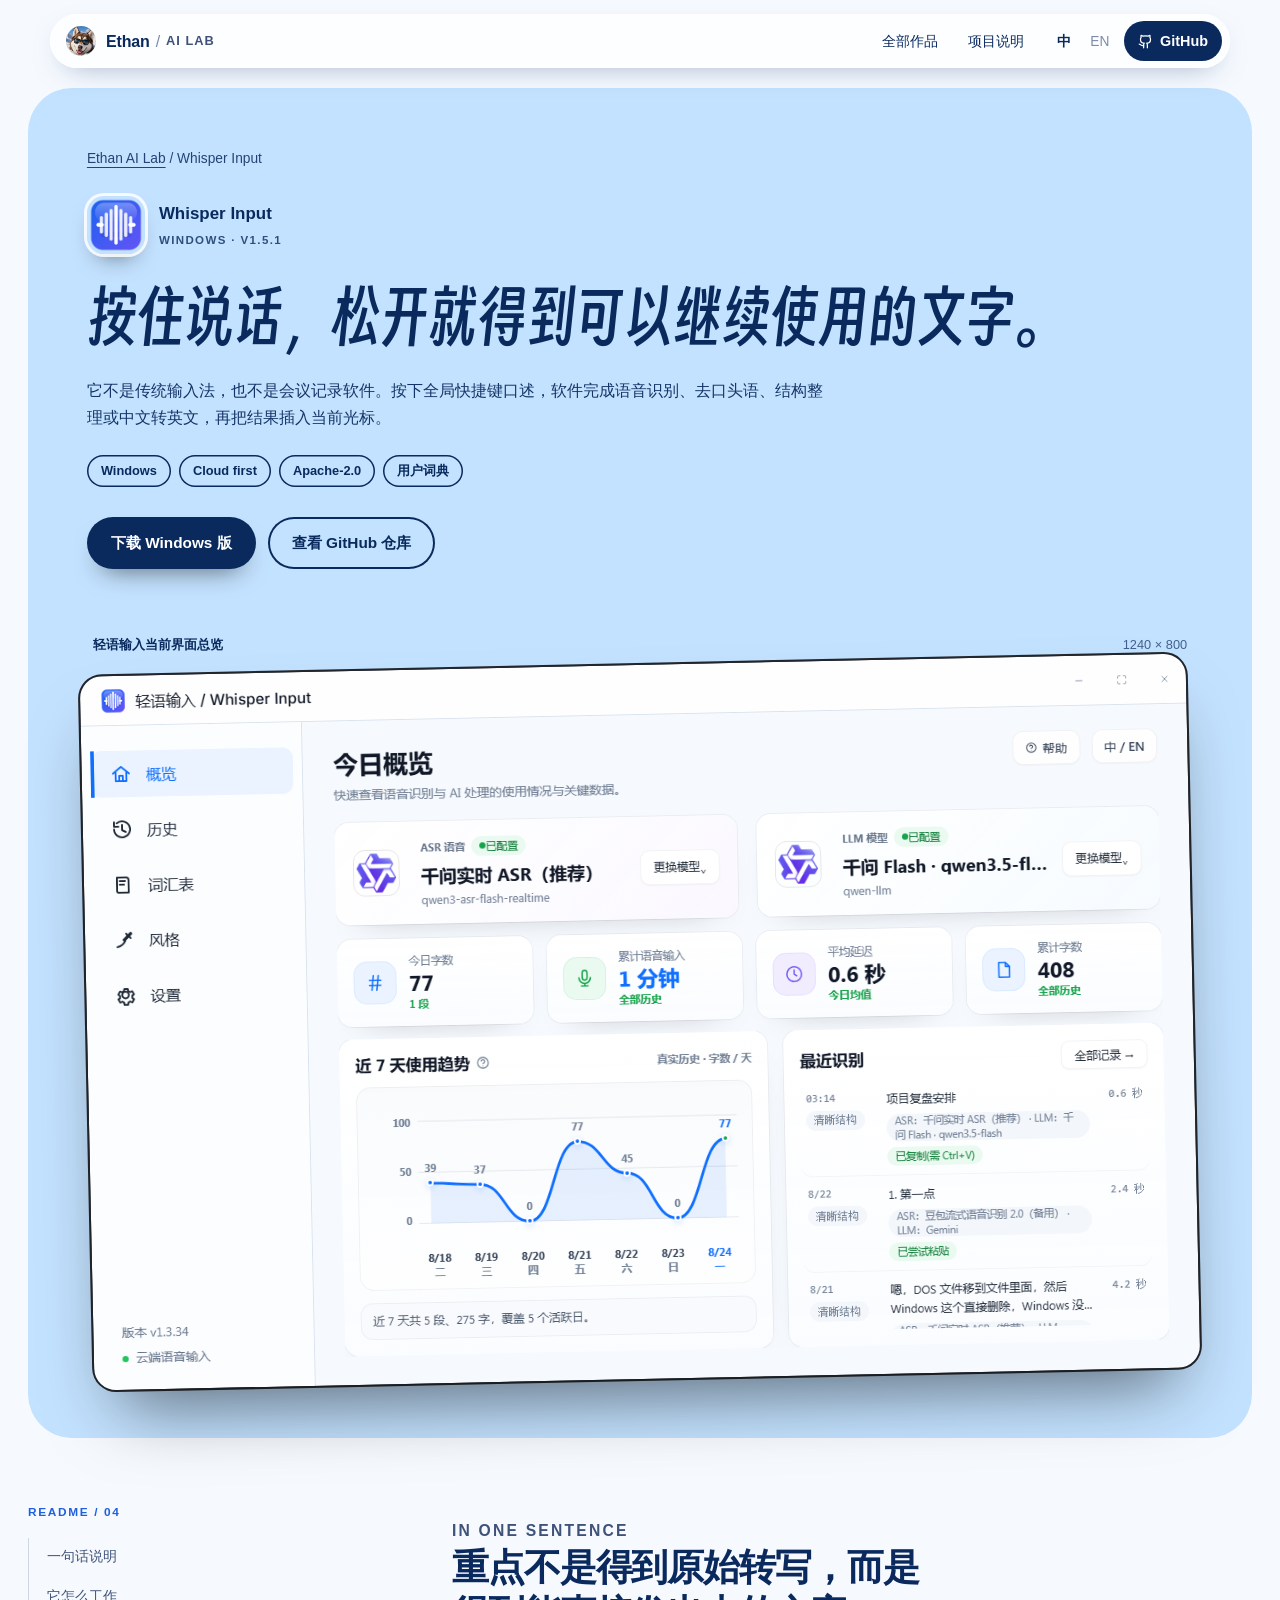
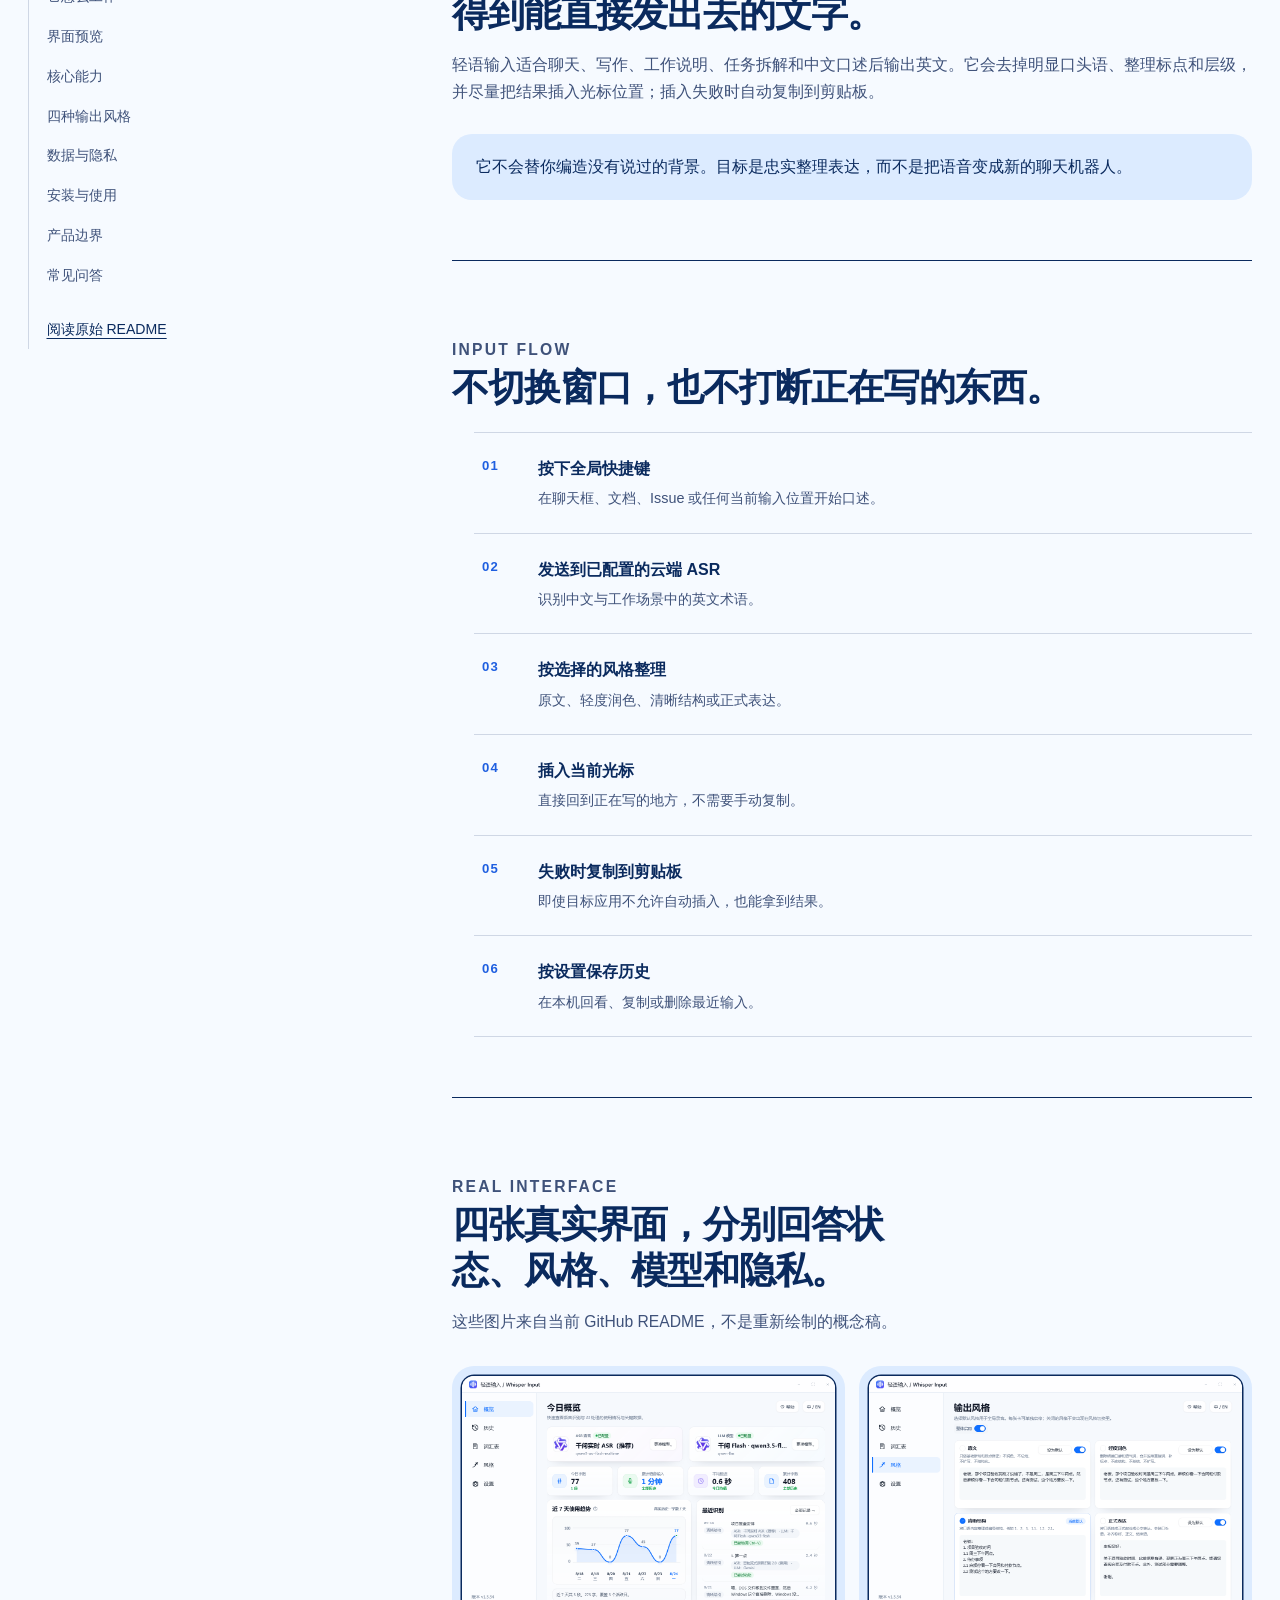
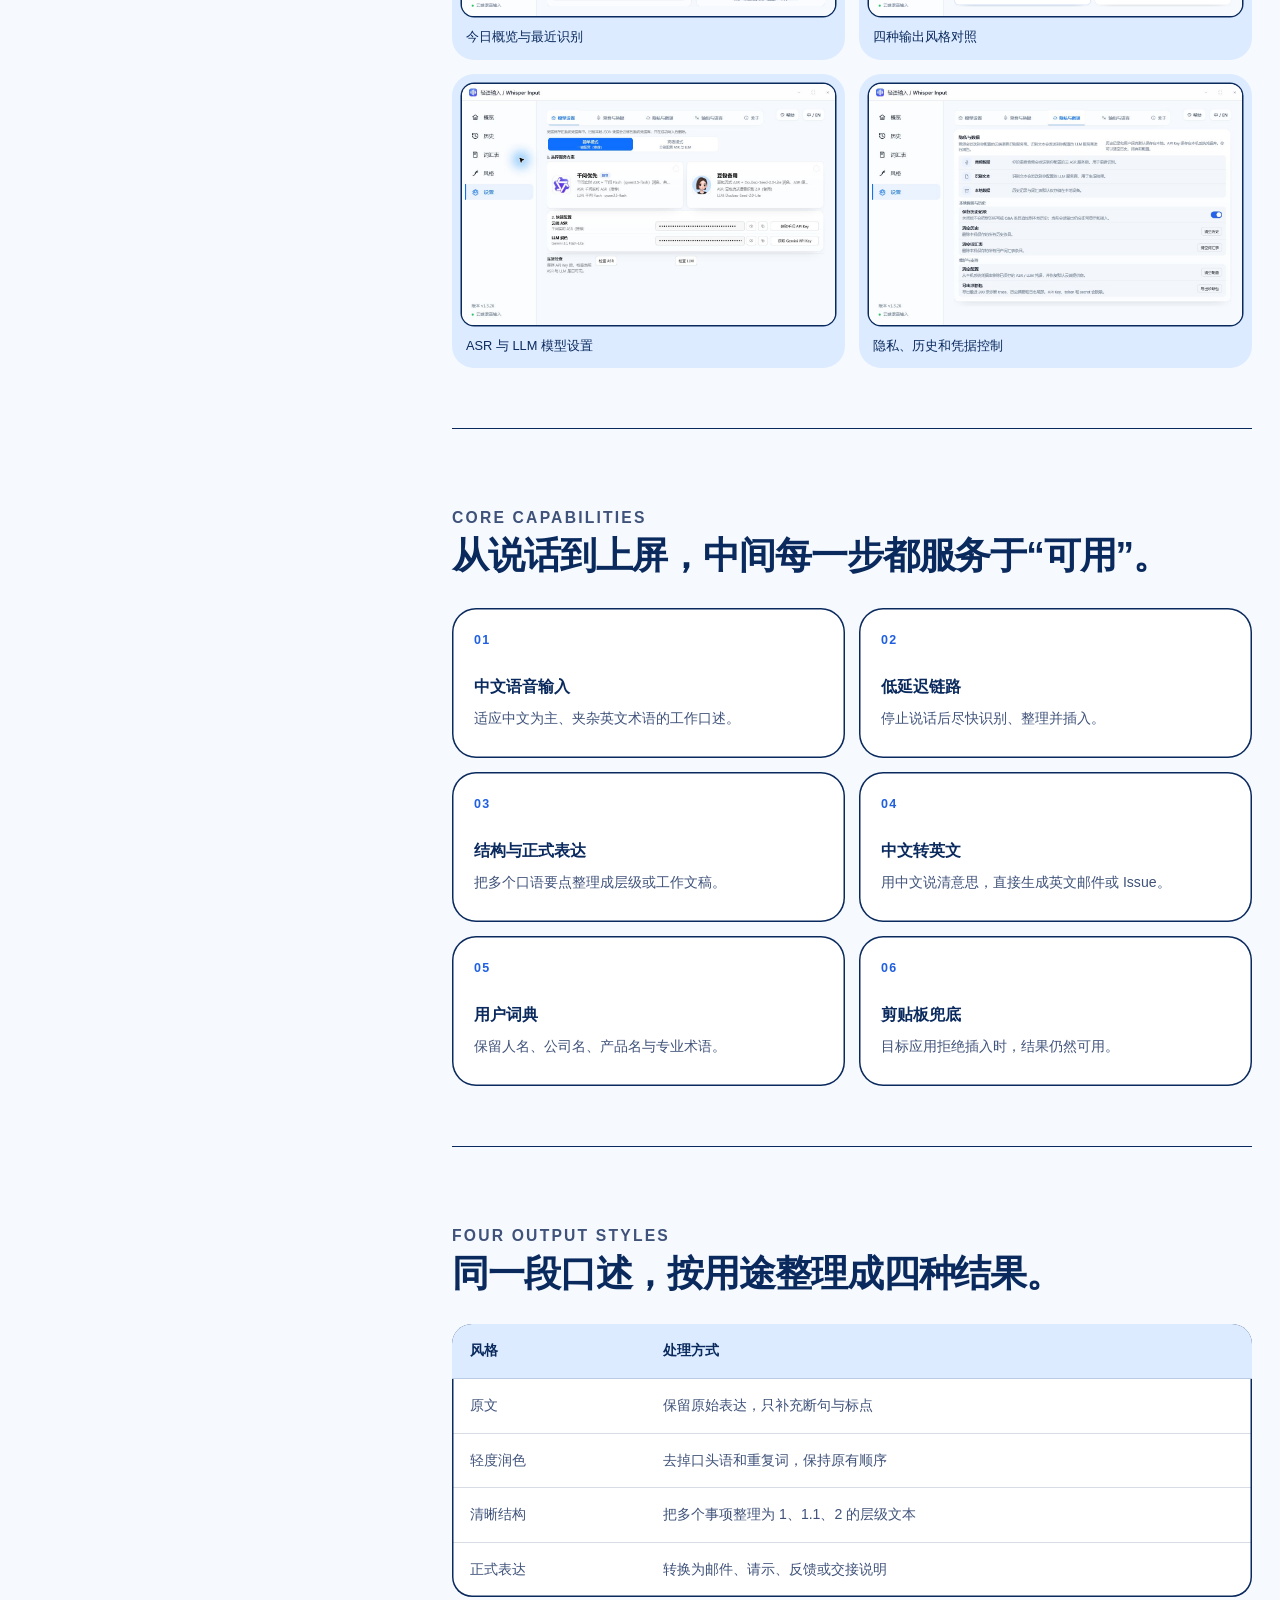
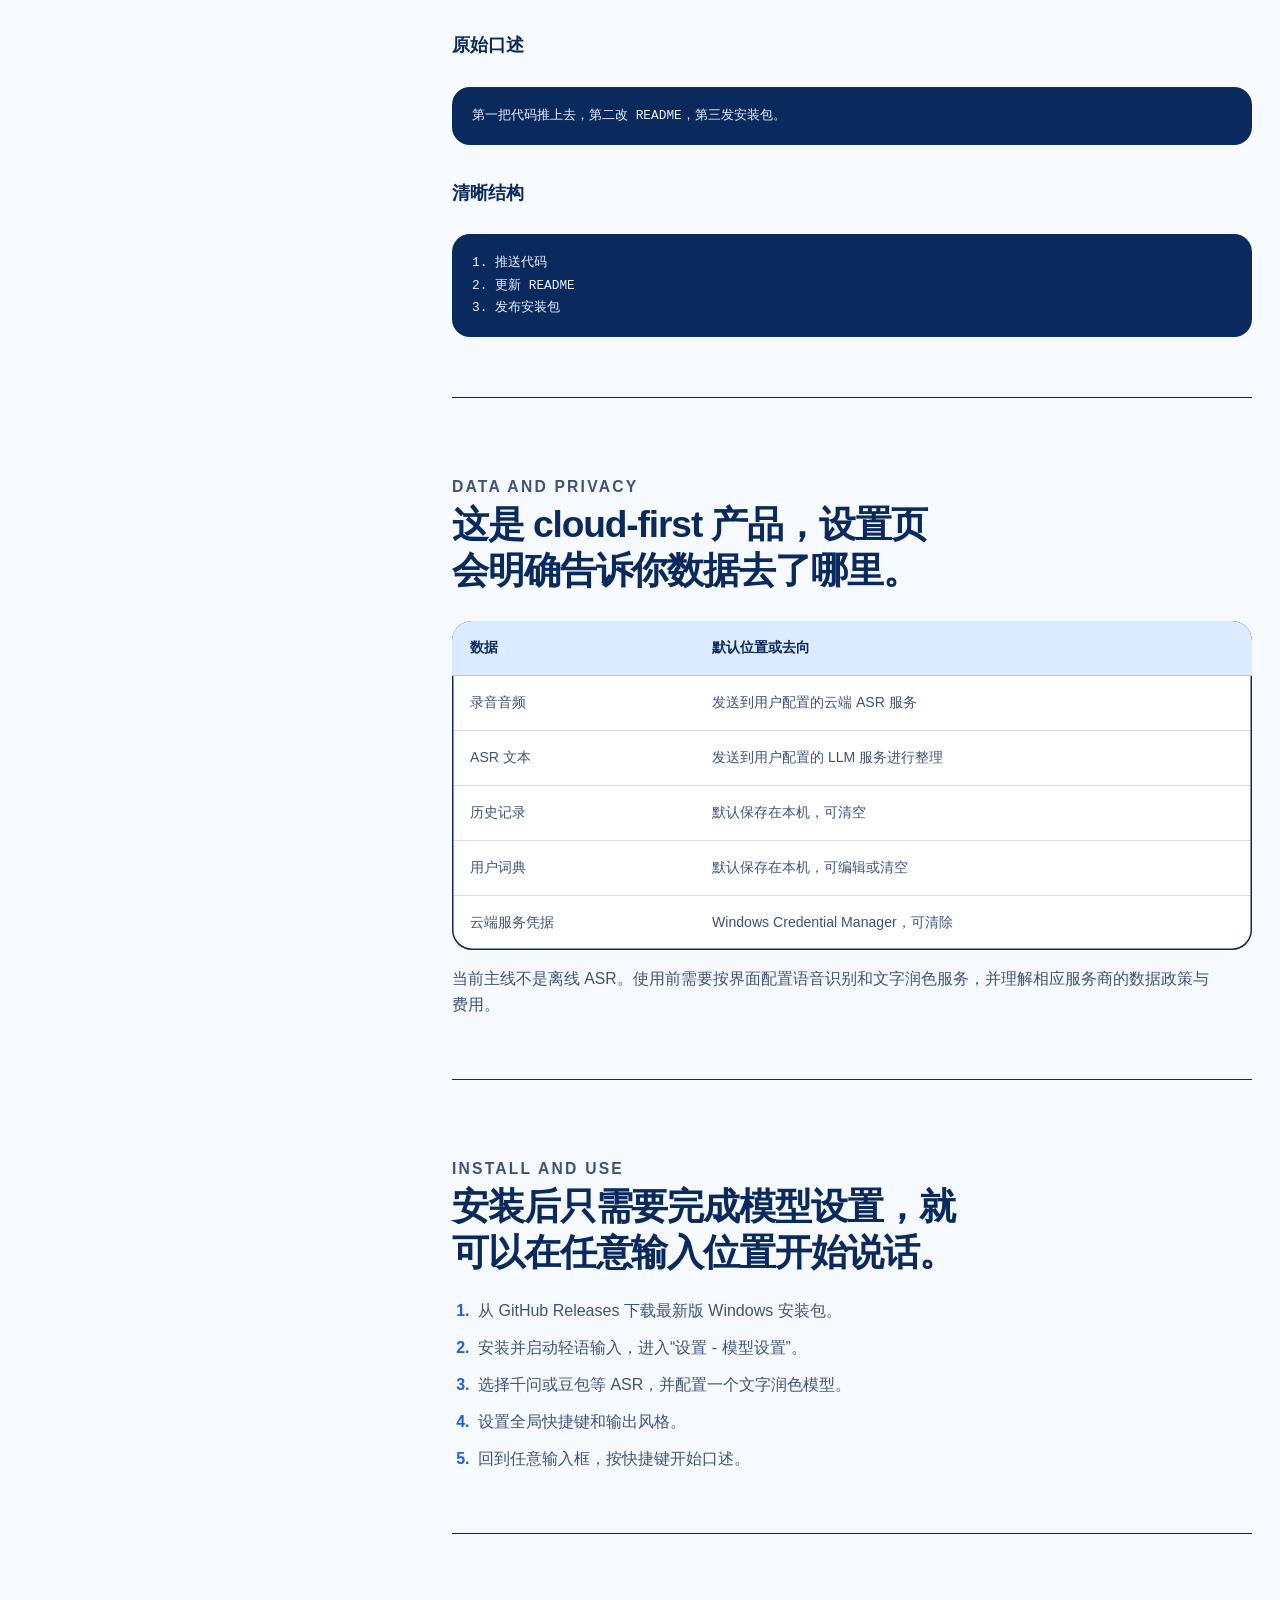
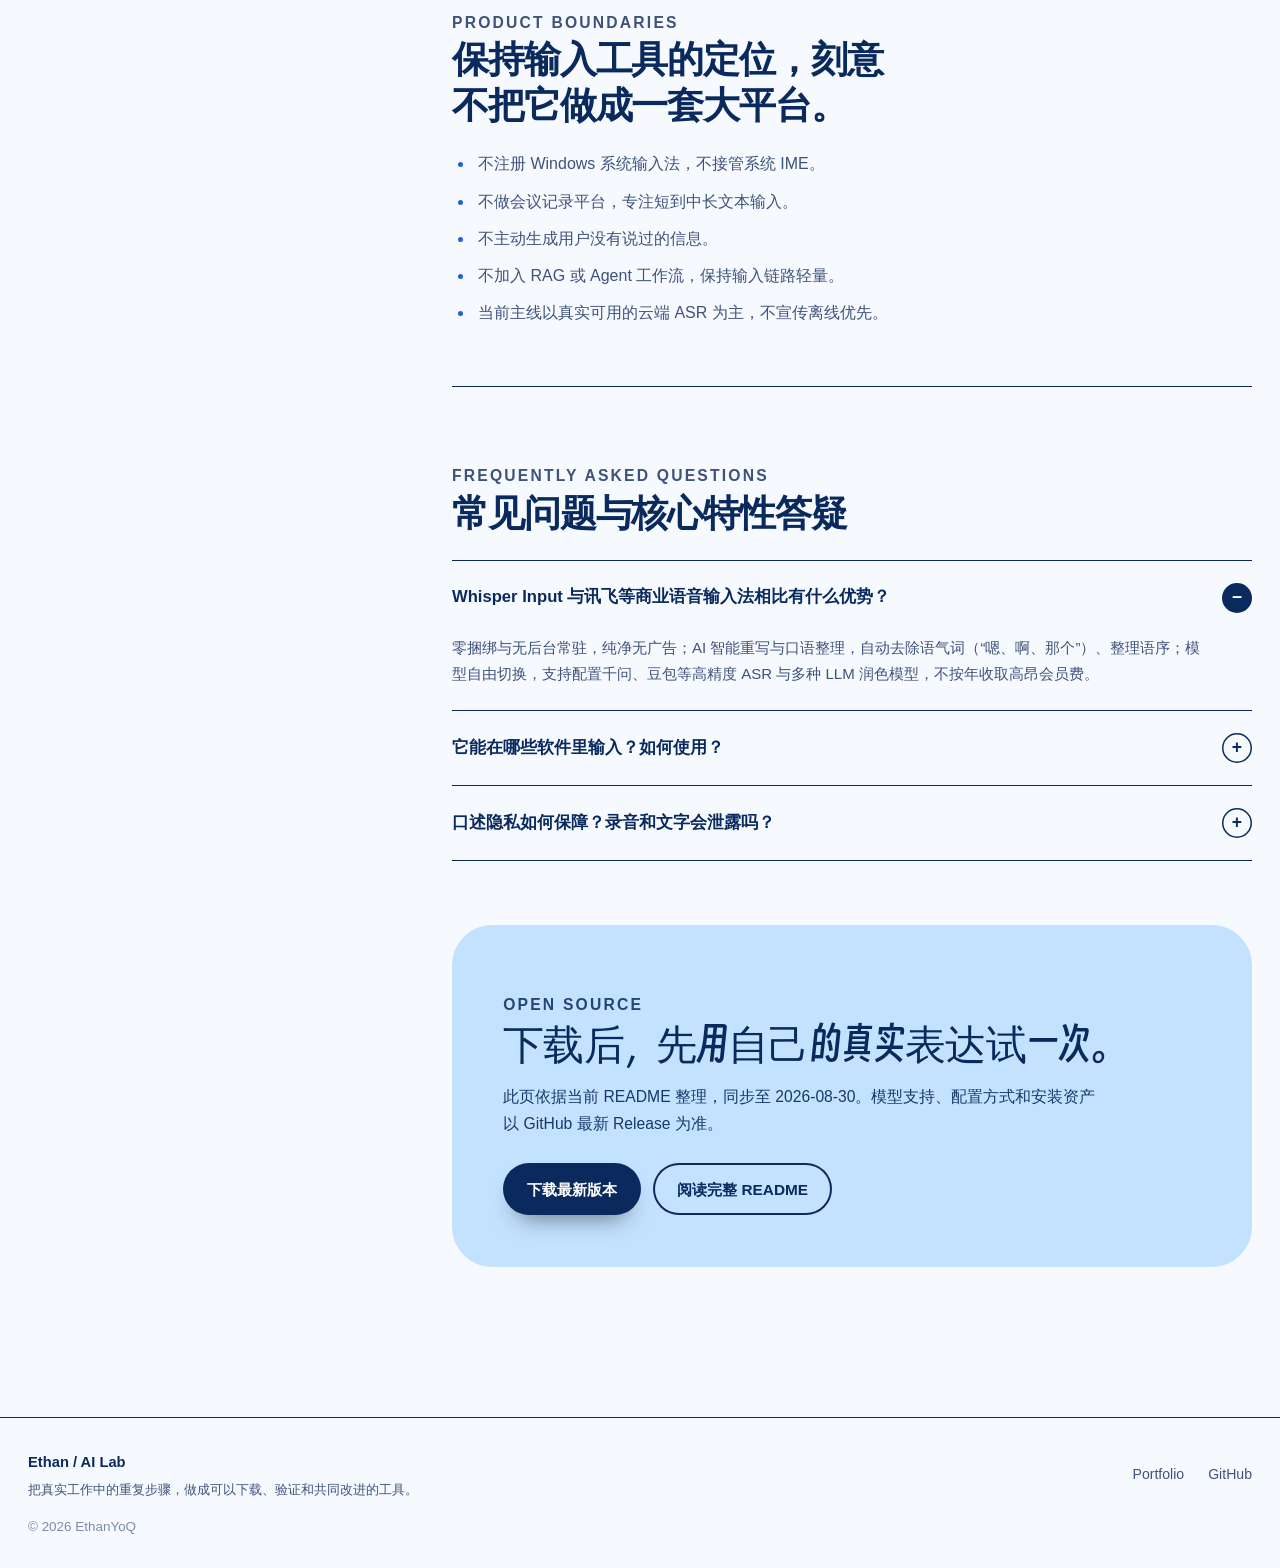
<file: whisper-input/index.html>
<!doctype html>
<html lang="zh-CN" class="project-page theme-whisper">
<head>
  <meta charset="utf-8">
  <meta name="viewport" content="width=device-width, initial-scale=1">
  <title>AI 语音输入法：中文口述直接变成可用文字 | Whisper Input</title>
  <meta name="description" content="Whisper Input 的完整作品介绍：按全局快捷键口述，完成语音识别、去口头语、结构整理或中文转英文，再插入当前光标。">
  <meta name="robots" content="index, follow, max-image-preview:large, max-snippet:-1, max-video-preview:-1">
  <link rel="canonical" href="https://www.orz.md/whisper-input/">
  <meta property="og:type" content="website">
  <meta property="og:site_name" content="EthanYoQ / AI LAB">
  <meta property="og:url" content="https://www.orz.md/whisper-input/">
  <meta property="og:title" content="AI 语音输入法：中文口述直接变成可用文字 | Whisper Input">
  <meta property="og:description" content="Whisper Input 的完整作品介绍：按全局快捷键口述，完成语音识别、去口头语、结构整理或中文转英文，再插入当前光标。">
  <meta property="og:image" content="https://www.orz.md/assets/screens/whisper-input.png">
  <meta name="twitter:card" content="summary_large_image">
  <meta name="twitter:title" content="AI 语音输入法：中文口述直接变成可用文字 | Whisper Input">
  <meta name="twitter:description" content="Whisper Input 的完整作品介绍：按全局快捷键口述，完成语音识别、去口头语、结构整理或中文转英文，再插入当前光标。">
  <meta name="twitter:image" content="https://www.orz.md/assets/screens/whisper-input.png">
  <link rel="preload" href="/assets/fonts/smiley-display.woff2?v=20261002-img2" as="font" type="font/woff2" crossorigin>
  <link rel="stylesheet" href="/home.css?v=20261002-img2">
  <link rel="stylesheet" href="/project.css?v=20261002-img2">
  <script>document.documentElement.classList.add("js")</script>
  <script type="application/ld+json">{"@context":"https://schema.org","@type":"SoftwareApplication","name":"Whisper Input","softwareVersion":"1.5.1","applicationCategory":"UtilitiesApplication","operatingSystem":"Windows","url":"https://www.orz.md/whisper-input/","downloadUrl":"https://github.com/EthanYoQ/whisper-input/releases/latest","codeRepository":"https://github.com/EthanYoQ/whisper-input","license":"https://www.apache.org/licenses/LICENSE-2.0","offers":{"@type":"Offer","price":"0","priceCurrency":"USD"},"featureList":"全局快捷键口述, 语音识别与智能去口头语, 多种输出风格整理, 直接插入当前激活光标, 本地词典支持"}</script>
  <script type="application/ld+json">
  {
    "@context": "https://schema.org",
    "@type": "FAQPage",
    "mainEntity": [
      {
        "@type": "Question",
        "name": "Whisper Input 与讯飞等商业语音输入法相比有什么优势？",
        "acceptedAnswer": {
          "@type": "Answer",
          "text": "1. 零捆绑与无后台常驻：纯净无广告，专注语音输入；2. AI 智能重写与口语整理：不仅仅是听写，还能自动去除语气词（“嗯、啊、那个”）、整理语序；3. 模型自由切换：支持配置高精度 ASR 与多种 LLM 润色模型，不按年收取高昂会员费。"
        }
      },
      {
        "@type": "Question",
        "name": "它能在哪些软件里输入？如何使用？",
        "acceptedAnswer": {
          "@type": "Answer",
          "text": "支持 Windows 全局任意激活窗口（微信、Word、VS Code、浏览器、Obsidian 等）。按下设定快捷键即可说话，松开后自动模拟按键输入到当前光标处；若目标窗口拦截注入，自动复制到剪贴板兜底。"
        }
      },
      {
        "@type": "Question",
        "name": "口述隐私如何保障？录音和文字会泄露吗？",
        "acceptedAnswer": {
          "@type": "Answer",
          "text": "轻语输入不设私有云端服务器，音频与文字仅发送给用户自己配置的 ASR/LLM 服务商（如阿里云千问、火山引擎豆包等）。历史记录与个人词典默认仅保留在本机，且提供一键清空与凭据管理。"
        }
      }
    ]
  }
  </script>
</head>
<body data-title-zh="AI 语音输入法：中文口述直接变成可用文字 | Whisper Input" data-title-en="Whisper Input: turn Chinese speech into usable text">
  <a class="skip-link" href="#project-readme">跳到项目说明</a>
  <header class="site-header"><nav class="nav shell" aria-label="主导航"><a class="brand" href="/"><span class="brand-name">Ethan</span><span class="brand-slash">/</span><span class="brand-lab">AI LAB</span></a><div class="nav-links"><a href="/" data-copy="zh">全部作品</a><a href="/" data-copy="en" hidden>All work</a><a href="#project-readme" data-copy="zh">项目说明</a><a href="#project-readme" data-copy="en" hidden>Project notes</a><a href="https://github.com/EthanYoQ/whisper-input" target="_blank" rel="noreferrer">GitHub</a><div class="language-switch" aria-label="语言切换"><button type="button" data-lang="zh" aria-pressed="true">中</button><span>/</span><button type="button" data-lang="en" aria-pressed="false">EN</button></div></div></nav></header>

  <main>
    <section class="project-hero shell reveal">
      <div class="project-hero-copy">
        <p class="project-breadcrumb"><a href="/">Ethan AI Lab</a> / Whisper Input</p>
        <div class="project-identity"><img src="/assets/icons/whisper-input.png" alt="Whisper Input 图标" width="54" height="54"><div><strong>Whisper Input</strong><span>WINDOWS · V1.5.1</span></div></div>
        <div data-copy="zh"><h1 data-font="smiley">按住说话，松开就得到可以继续使用的文字。</h1><p class="project-lead">它不是传统输入法，也不是会议记录软件。按下全局快捷键口述，软件完成语音识别、去口头语、结构整理或中文转英文，再把结果插入当前光标。</p><ul class="project-meta"><li>Windows</li><li>Cloud first</li><li>Apache-2.0</li><li>用户词典</li></ul><div class="hero-actions"><a class="button button-primary" href="https://github.com/EthanYoQ/whisper-input/releases/latest">下载 Windows 版</a><a class="button button-ghost" href="https://github.com/EthanYoQ/whisper-input" target="_blank" rel="noreferrer">查看 GitHub 仓库</a></div></div>
        <div data-copy="en" hidden><h1 data-font="smiley">Hold to speak. Release to get text you can use immediately.</h1><p class="project-lead">Not a system IME and not a meeting recorder. Press a global shortcut, speak, then let the app transcribe, clean up, structure, or translate your words before inserting them at the current cursor.</p><ul class="project-meta"><li>Windows</li><li>Cloud first</li><li>Apache-2.0</li><li>User dictionary</li></ul><div class="hero-actions"><a class="button button-primary" href="https://github.com/EthanYoQ/whisper-input/releases/latest">Download for Windows</a><a class="button button-ghost" href="https://github.com/EthanYoQ/whisper-input" target="_blank" rel="noreferrer">Open GitHub repository</a></div></div>
      </div>
      <figure class="project-proof"><figcaption><span data-copy="zh">轻语输入当前界面总览</span><span data-copy="en" hidden>Current Whisper Input interface</span><span>1240 × 800</span></figcaption><img src="/assets/screens/whisper-input.png" alt="Whisper Input Windows 主界面" width="1240" height="800"></figure>
    </section>

    <div class="project-body shell" id="project-readme">
      <aside class="project-toc"><p>README / 04</p><nav data-copy="zh"><a href="#positioning">一句话说明</a><a href="#workflow">它怎么工作</a><a href="#screens">界面预览</a><a href="#capabilities">核心能力</a><a href="#styles">四种输出风格</a><a href="#privacy">数据与隐私</a><a href="#install">安装与使用</a><a href="#boundaries">产品边界</a><a href="#faq">常见问答</a><a class="readme-source" href="https://github.com/EthanYoQ/whisper-input#readme" target="_blank" rel="noreferrer">阅读原始 README</a></nav><nav data-copy="en" hidden><a href="#positioning">In one sentence</a><a href="#workflow">How it works</a><a href="#screens">Interface</a><a href="#capabilities">Capabilities</a><a href="#styles">Four output styles</a><a href="#privacy">Data and privacy</a><a href="#install">Install and use</a><a href="#boundaries">Product boundaries</a><a href="#faq">FAQ</a><a class="readme-source" href="https://github.com/EthanYoQ/whisper-input/blob/main/README.en.md" target="_blank" rel="noreferrer">Read original README</a></nav></aside>

      <article class="readme">
        <section class="readme-section reveal" id="positioning">
          <div data-copy="zh"><p class="readme-eyebrow">IN ONE SENTENCE</p><h2>重点不是得到原始转写，而是得到能直接发出去的文字。</h2><p>轻语输入适合聊天、写作、工作说明、任务拆解和中文口述后输出英文。它会去掉明显口头语、整理标点和层级，并尽量把结果插入光标位置；插入失败时自动复制到剪贴板。</p><blockquote><p>它不会替你编造没有说过的背景。目标是忠实整理表达，而不是把语音变成新的聊天机器人。</p></blockquote></div>
          <div data-copy="en" hidden><p class="readme-eyebrow">IN ONE SENTENCE</p><h2>The goal is not raw transcription. It is text ready to send.</h2><p>Whisper Input fits chat, writing, work instructions, task breakdowns, and English output from Chinese speech. It removes obvious filler, improves punctuation and structure, then inserts the result at the cursor or copies it to the clipboard as a fallback.</p><blockquote><p>It does not invent context the user never said. The goal is faithful cleanup, not a new chatbot.</p></blockquote></div>
        </section>

        <section class="readme-section reveal" id="workflow">
          <div data-copy="zh"><p class="readme-eyebrow">INPUT FLOW</p><h2>不切换窗口，也不打断正在写的东西。</h2><ol class="workflow-list"><li><strong>按下全局快捷键</strong><span>在聊天框、文档、Issue 或任何当前输入位置开始口述。</span></li><li><strong>发送到已配置的云端 ASR</strong><span>识别中文与工作场景中的英文术语。</span></li><li><strong>按选择的风格整理</strong><span>原文、轻度润色、清晰结构或正式表达。</span></li><li><strong>插入当前光标</strong><span>直接回到正在写的地方，不需要手动复制。</span></li><li><strong>失败时复制到剪贴板</strong><span>即使目标应用不允许自动插入，也能拿到结果。</span></li><li><strong>按设置保存历史</strong><span>在本机回看、复制或删除最近输入。</span></li></ol></div>
          <div data-copy="en" hidden><p class="readme-eyebrow">INPUT FLOW</p><h2>Stay in the current app and keep writing.</h2><ol class="workflow-list"><li><strong>Press the global shortcut</strong><span>Start speaking in a chat field, document, issue, or any active input.</span></li><li><strong>Send audio to the configured cloud ASR</strong><span>Recognize Chinese speech and mixed English terms.</span></li><li><strong>Apply the selected style</strong><span>Raw, light polish, clear structure, or formal expression.</span></li><li><strong>Insert at the current cursor</strong><span>Return text directly to the place where the user was writing.</span></li><li><strong>Fall back to clipboard copy</strong><span>Keep the result even when the target app blocks insertion.</span></li><li><strong>Save local history if enabled</strong><span>Review, copy, or delete recent inputs on the device.</span></li></ol></div>
        </section>

        <section class="readme-section reveal" id="screens">
          <div data-copy="zh"><p class="readme-eyebrow">REAL INTERFACE</p><h2>四张真实界面，分别回答状态、风格、模型和隐私。</h2><p>这些图片来自当前 GitHub README，不是重新绘制的概念稿。</p></div>
          <div data-copy="en" hidden><p class="readme-eyebrow">REAL INTERFACE</p><h2>Four real screens for status, output styles, models, and privacy.</h2><p>Every image comes from the current GitHub README rather than a recreated concept mockup.</p></div>
          <div class="readme-gallery">
            <figure><img src="/assets/readme/whisper/whisper-input-overview-zh.png" alt="Whisper Input 今日概览主界面"><figcaption data-copy="zh">今日概览与最近识别</figcaption><figcaption data-copy="en" hidden>Daily overview and recent recognition</figcaption></figure>
            <figure><img src="/assets/readme/whisper/whisper-input-output-styles.png" alt="Whisper Input 四种输出风格"><figcaption data-copy="zh">四种输出风格对照</figcaption><figcaption data-copy="en" hidden>Four output styles</figcaption></figure>
            <figure><img src="/assets/readme/whisper/whisper-input-model-settings.png" alt="Whisper Input 模型设置"><figcaption data-copy="zh">ASR 与 LLM 模型设置</figcaption><figcaption data-copy="en" hidden>ASR and LLM settings</figcaption></figure>
            <figure><img src="/assets/readme/whisper/whisper-input-privacy-data.png" alt="Whisper Input 隐私与数据设置"><figcaption data-copy="zh">隐私、历史和凭据控制</figcaption><figcaption data-copy="en" hidden>Privacy, history, and credential controls</figcaption></figure>
          </div>
        </section>

        <section class="readme-section reveal" id="capabilities">
          <div data-copy="zh"><p class="readme-eyebrow">CORE CAPABILITIES</p><h2>从说话到上屏，中间每一步都服务于“可用”。</h2><div class="capability-grid"><div class="capability"><span>01</span><strong>中文语音输入</strong><p>适应中文为主、夹杂英文术语的工作口述。</p></div><div class="capability"><span>02</span><strong>低延迟链路</strong><p>停止说话后尽快识别、整理并插入。</p></div><div class="capability"><span>03</span><strong>结构与正式表达</strong><p>把多个口语要点整理成层级或工作文稿。</p></div><div class="capability"><span>04</span><strong>中文转英文</strong><p>用中文说清意思，直接生成英文邮件或 Issue。</p></div><div class="capability"><span>05</span><strong>用户词典</strong><p>保留人名、公司名、产品名与专业术语。</p></div><div class="capability"><span>06</span><strong>剪贴板兜底</strong><p>目标应用拒绝插入时，结果仍然可用。</p></div></div></div>
          <div data-copy="en" hidden><p class="readme-eyebrow">CORE CAPABILITIES</p><h2>Every step between speech and insertion is designed for usable output.</h2><div class="capability-grid"><div class="capability"><span>01</span><strong>Chinese voice input</strong><p>Handle Chinese-first speech with real work terminology.</p></div><div class="capability"><span>02</span><strong>Low-latency path</strong><p>Transcribe, polish, and insert soon after speech ends.</p></div><div class="capability"><span>03</span><strong>Structured and formal output</strong><p>Turn spoken points into hierarchy or professional prose.</p></div><div class="capability"><span>04</span><strong>Chinese-to-English</strong><p>Speak the meaning in Chinese and output an English email or issue.</p></div><div class="capability"><span>05</span><strong>User dictionary</strong><p>Preserve names, companies, products, and specialist terms.</p></div><div class="capability"><span>06</span><strong>Clipboard fallback</strong><p>Keep the result when the target app blocks direct insertion.</p></div></div></div>
        </section>

        <section class="readme-section reveal" id="styles">
          <div data-copy="zh"><p class="readme-eyebrow">FOUR OUTPUT STYLES</p><h2>同一段口述，按用途整理成四种结果。</h2><table class="readme-table"><thead><tr><th>风格</th><th>处理方式</th></tr></thead><tbody><tr><td>原文</td><td>保留原始表达，只补充断句与标点</td></tr><tr><td>轻度润色</td><td>去掉口头语和重复词，保持原有顺序</td></tr><tr><td>清晰结构</td><td>把多个事项整理为 1、1.1、2 的层级文本</td></tr><tr><td>正式表达</td><td>转换为邮件、请示、反馈或交接说明</td></tr></tbody></table><h3>原始口述</h3><pre class="code-block">第一把代码推上去，第二改 README，第三发安装包。</pre><h3>清晰结构</h3><pre class="code-block">1. 推送代码&#10;2. 更新 README&#10;3. 发布安装包</pre></div>
          <div data-copy="en" hidden><p class="readme-eyebrow">FOUR OUTPUT STYLES</p><h2>One spoken thought, organized for four different uses.</h2><table class="readme-table"><thead><tr><th>Style</th><th>What it changes</th></tr></thead><tbody><tr><td>Raw</td><td>Keep the original wording and add sentence breaks and punctuation</td></tr><tr><td>Light polish</td><td>Remove filler and repetition while preserving order</td></tr><tr><td>Clear structure</td><td>Turn multiple points into a numbered hierarchy</td></tr><tr><td>Formal</td><td>Rewrite as an email, request, report, or handoff note</td></tr></tbody></table><h3>Spoken input</h3><pre class="code-block">First push the code, second update the README, third publish the installer.</pre><h3>Clear structure</h3><pre class="code-block">1. Push the code&#10;2. Update the README&#10;3. Publish the installer</pre></div>
        </section>

        <section class="readme-section reveal" id="privacy">
          <div data-copy="zh"><p class="readme-eyebrow">DATA AND PRIVACY</p><h2>这是 cloud-first 产品，设置页会明确告诉你数据去了哪里。</h2><table class="readme-table"><thead><tr><th>数据</th><th>默认位置或去向</th></tr></thead><tbody><tr><td>录音音频</td><td>发送到用户配置的云端 ASR 服务</td></tr><tr><td>ASR 文本</td><td>发送到用户配置的 LLM 服务进行整理</td></tr><tr><td>历史记录</td><td>默认保存在本机，可清空</td></tr><tr><td>用户词典</td><td>默认保存在本机，可编辑或清空</td></tr><tr><td>云端服务凭据</td><td>Windows Credential Manager，可清除</td></tr></tbody></table><p>当前主线不是离线 ASR。使用前需要按界面配置语音识别和文字润色服务，并理解相应服务商的数据政策与费用。</p></div>
          <div data-copy="en" hidden><p class="readme-eyebrow">DATA AND PRIVACY</p><h2>This is cloud-first, and the settings page makes every data destination explicit.</h2><table class="readme-table"><thead><tr><th>Data</th><th>Default location or destination</th></tr></thead><tbody><tr><td>Recorded audio</td><td>User-configured cloud ASR service</td></tr><tr><td>ASR text</td><td>User-configured LLM for cleanup</td></tr><tr><td>History</td><td>Stored locally by default and removable</td></tr><tr><td>User dictionary</td><td>Stored locally and editable</td></tr><tr><td>Cloud credentials</td><td>Windows Credential Manager and removable</td></tr></tbody></table><p>The current product is not offline-first ASR. Users configure speech and language services and remain responsible for provider policies and cost.</p></div>
        </section>

        <section class="readme-section reveal" id="install">
          <div data-copy="zh"><p class="readme-eyebrow">INSTALL AND USE</p><h2>安装后只需要完成模型设置，就可以在任意输入位置开始说话。</h2><ol><li>从 GitHub Releases 下载最新版 Windows 安装包。</li><li>安装并启动轻语输入，进入“设置 - 模型设置”。</li><li>选择千问或豆包等 ASR，并配置一个文字润色模型。</li><li>设置全局快捷键和输出风格。</li><li>回到任意输入框，按快捷键开始口述。</li></ol></div>
          <div data-copy="en" hidden><p class="readme-eyebrow">INSTALL AND USE</p><h2>After model setup, start speaking from any input field.</h2><ol><li>Download the latest Windows installer from GitHub Releases.</li><li>Install and open Whisper Input, then visit Model Settings.</li><li>Choose an ASR provider and configure a model for text cleanup.</li><li>Set the global shortcut and output style.</li><li>Return to any input field and press the shortcut to speak.</li></ol></div>
        </section>

        <section class="readme-section reveal" id="boundaries">
          <div data-copy="zh"><p class="readme-eyebrow">PRODUCT BOUNDARIES</p><h2>保持输入工具的定位，刻意不把它做成一套大平台。</h2><ul><li>不注册 Windows 系统输入法，不接管系统 IME。</li><li>不做会议记录平台，专注短到中长文本输入。</li><li>不主动生成用户没有说过的信息。</li><li>不加入 RAG 或 Agent 工作流，保持输入链路轻量。</li><li>当前主线以真实可用的云端 ASR 为主，不宣传离线优先。</li></ul></div>
          <div data-copy="en" hidden><p class="readme-eyebrow">PRODUCT BOUNDARIES</p><h2>Stay focused as an input tool instead of becoming a large platform.</h2><ul><li>It does not register as a Windows system IME.</li><li>It is not a meeting-recording platform.</li><li>It does not invent information the user did not say.</li><li>It does not add RAG or agent workflows to the input path.</li><li>The current product uses practical cloud ASR rather than claiming offline-first operation.</li></ul></div>
        </section>

        <section class="readme-section reveal" id="faq">
          <div data-copy="zh">
            <p class="readme-eyebrow">FREQUENTLY ASKED QUESTIONS</p>
            <h2>常见问题与核心特性答疑</h2>
            <div class="faq-list">
              <details class="faq-item" open>
                <summary>Whisper Input 与讯飞等商业语音输入法相比有什么优势？</summary>
                <div class="faq-answer">
                  <p>零捆绑与无后台常驻，纯净无广告；AI 智能重写与口语整理，自动去除语气词（“嗯、啊、那个”）、整理语序；模型自由切换，支持配置千问、豆包等高精度 ASR 与多种 LLM 润色模型，不按年收取高昂会员费。</p>
                </div>
              </details>
              <details class="faq-item">
                <summary>它能在哪些软件里输入？如何使用？</summary>
                <div class="faq-answer">
                  <p>支持 Windows 全局任意激活窗口（微信、Word、VS Code、浏览器、Obsidian 等）。按下设定快捷键即可说话，松开后自动模拟按键输入到当前光标处；若目标窗口拦截输入，自动复制到剪贴板兜底。</p>
                </div>
              </details>
              <details class="faq-item">
                <summary>口述隐私如何保障？录音和文字会泄露吗？</summary>
                <div class="faq-answer">
                  <p>轻语输入不设私有云端中转服务器，音频与文字仅直接发送给用户自己配置的 ASR/LLM 服务商（如阿里云千问、火山引擎豆包等）。历史记录与个人词典默认仅保留在本机，且提供一键清空与凭据管理。</p>
                </div>
              </details>
            </div>
          </div>
          <div data-copy="en" hidden>
            <p class="readme-eyebrow">FREQUENTLY ASKED QUESTIONS</p>
            <h2>Frequently Asked Questions</h2>
            <div class="faq-list">
              <details class="faq-item" open>
                <summary>What makes Whisper Input different from commercial voice typing tools?</summary>
                <div class="faq-answer">
                  <p>Zero bloatware and background processes, strictly ad-free; smart AI text cleanup that removes verbal fillers ("um", "uh") and organizes spoken thoughts; flexible model choice supporting Qwen, Doubao ASR, and custom LLMs without recurring subscription fees.</p>
                </div>
              </details>
              <details class="faq-item">
                <summary>Which applications are supported and how does it work?</summary>
                <div class="faq-answer">
                  <p>It works across all active Windows windows (WeChat, Word, VS Code, browsers, Obsidian, etc.). Hold the shortcut to speak, and on release it types directly into the cursor location. If insertion is blocked, it automatically falls back to copying to the clipboard.</p>
                </div>
              </details>
              <details class="faq-item">
                <summary>How is voice and text privacy protected?</summary>
                <div class="faq-answer">
                  <p>Whisper Input has no proprietary cloud server. Audio and text are sent directly to your configured ASR/LLM providers (e.g. Alibaba Qwen, ByteDance Doubao). Local speech history and dictionaries remain on your device with one-click cleanup and credential management.</p>
                </div>
              </details>
            </div>
          </div>

          <div class="project-cta"><div data-copy="zh"><p class="readme-eyebrow">OPEN SOURCE</p><h2>下载后，先用自己的真实表达试一次。</h2><p>此页依据当前 README 整理，同步至 2026-08-30。模型支持、配置方式和安装资产以 GitHub 最新 Release 为准。</p><div class="hero-actions"><a class="button button-primary" href="https://github.com/EthanYoQ/whisper-input/releases/latest">下载最新版本</a><a class="button button-ghost" href="https://github.com/EthanYoQ/whisper-input#readme" target="_blank" rel="noreferrer">阅读完整 README</a></div></div><div data-copy="en" hidden><p class="readme-eyebrow">OPEN SOURCE</p><h2>Download it and try one piece of your own real speech.</h2><p>This page is adapted from the current README and synced on August 30, 2026. GitHub remains the source of truth for models, configuration, and release assets.</p><div class="hero-actions"><a class="button button-primary" href="https://github.com/EthanYoQ/whisper-input/releases/latest">Download latest release</a><a class="button button-ghost" href="https://github.com/EthanYoQ/whisper-input/blob/main/README.en.md" target="_blank" rel="noreferrer">Read full README</a></div></div></div>
        </section>
      </article>
    </div>
  </main>
  <footer class="site-footer"><div class="footer-grid shell"><div class="project-footer-note"><strong>Ethan / AI Lab</strong><p data-copy="zh">把真实工作中的重复步骤，做成可以下载、验证和共同改进的工具。</p><p data-copy="en" hidden>Turning repeated work into tools people can download, verify, and improve.</p></div><div class="footer-links"><a href="/">Portfolio</a><a href="https://github.com/EthanYoQ" target="_blank" rel="noreferrer">GitHub</a></div><p class="copyright">© <span id="year"></span> EthanYoQ</p></div></footer>
  <script src="/project.js?v=20261002-img2" defer></script>
</body>
</html>
</file>
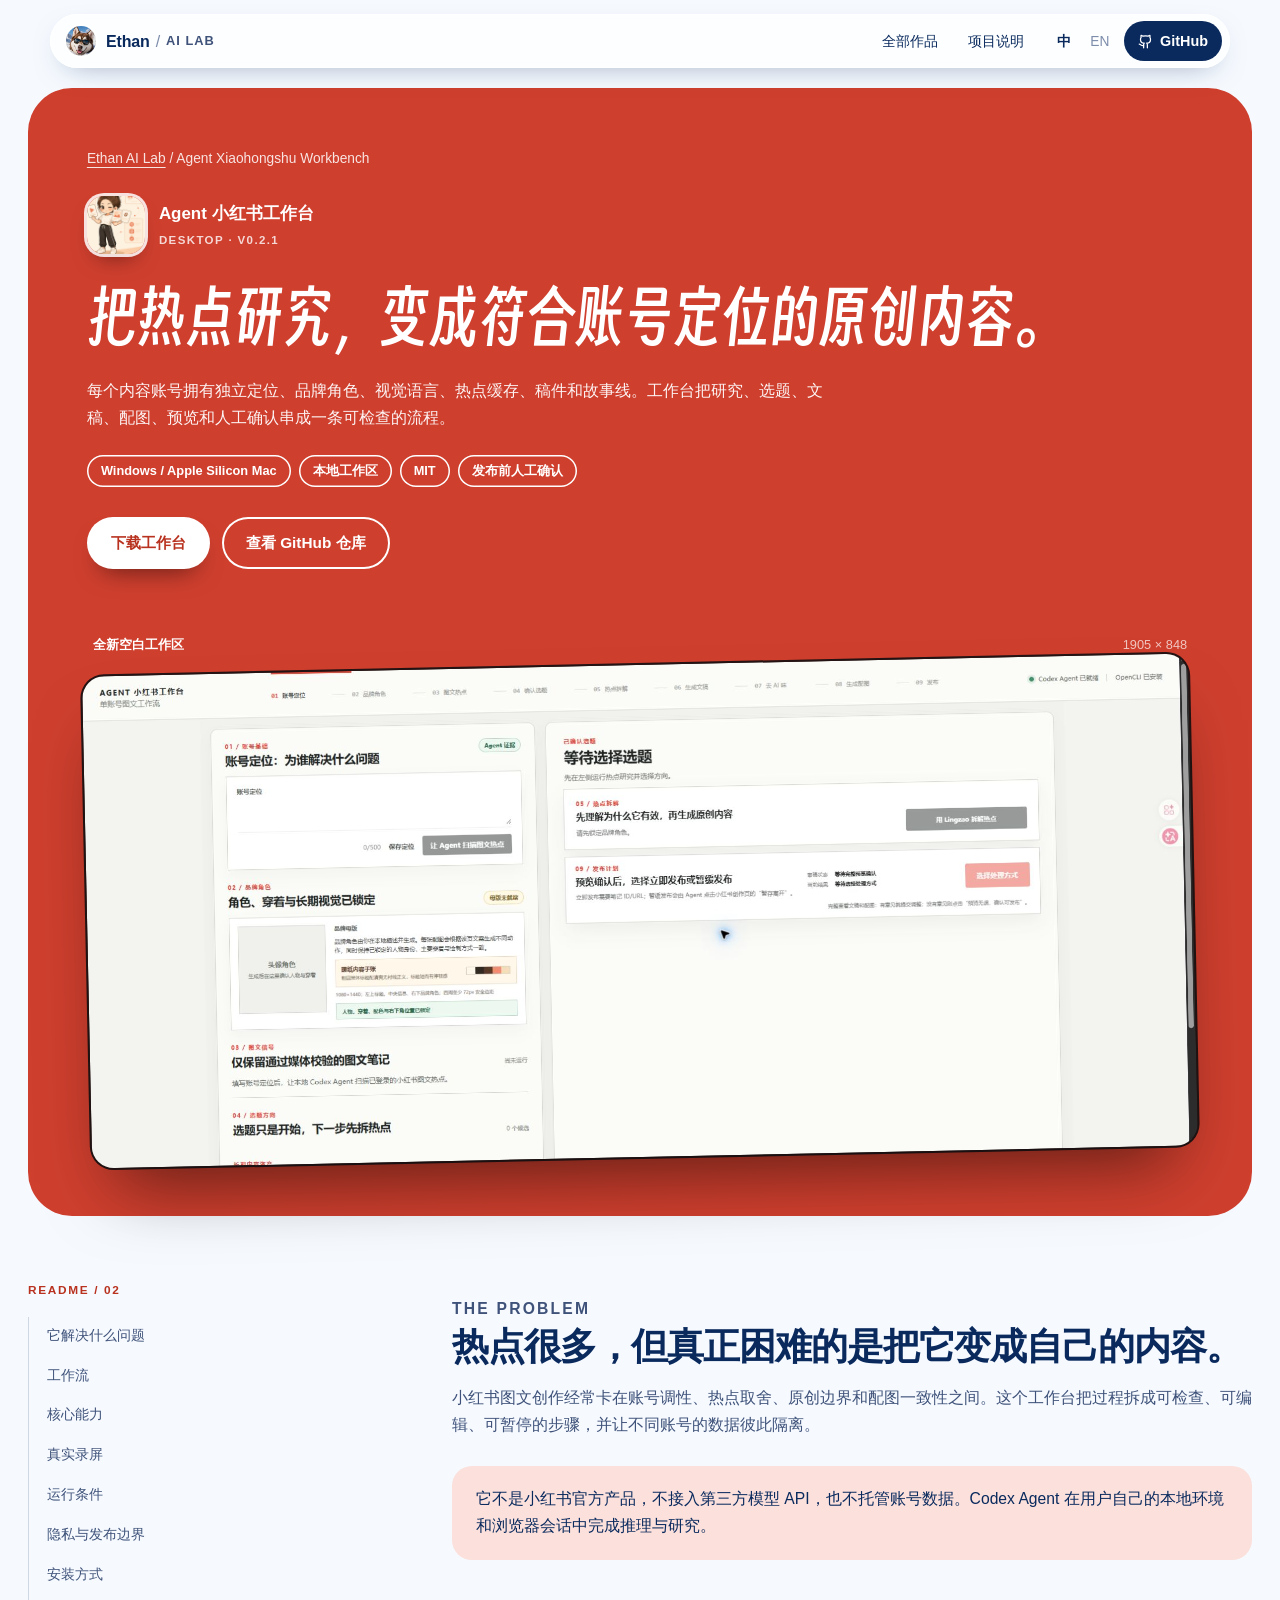
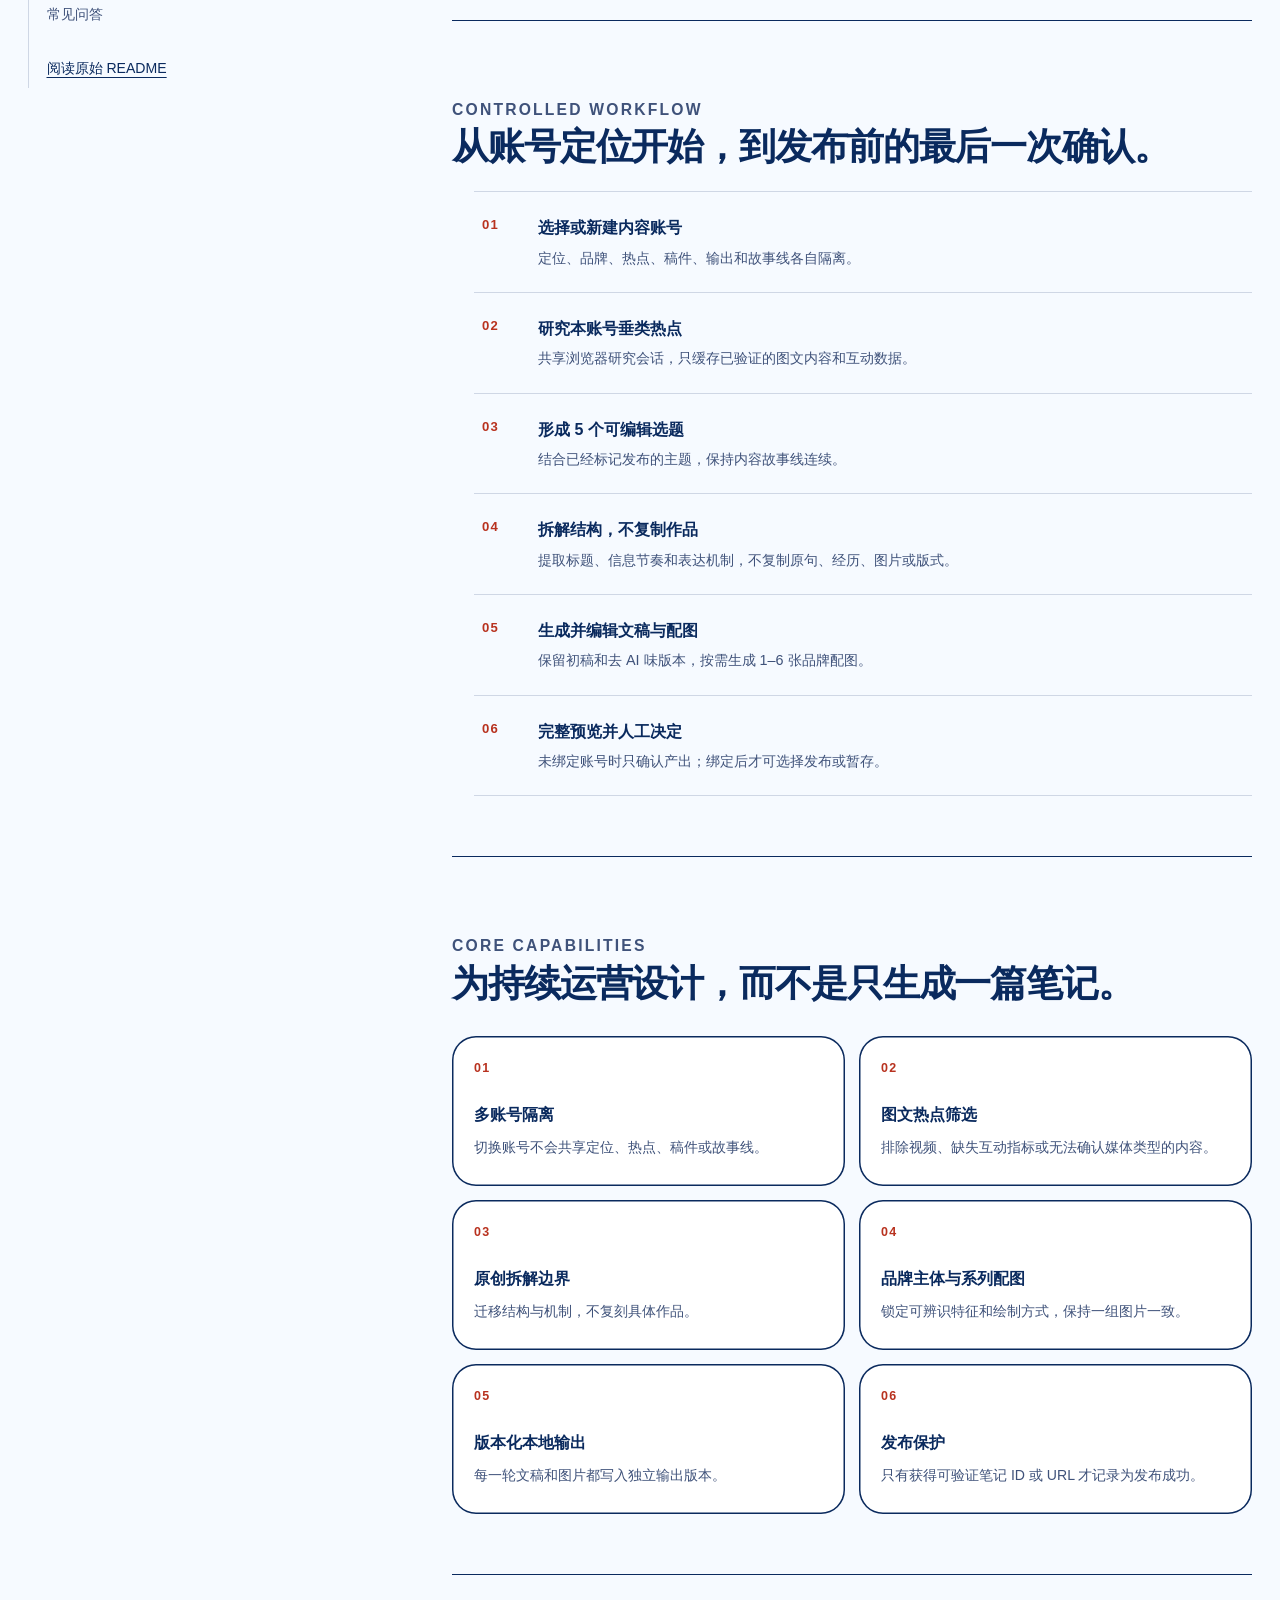
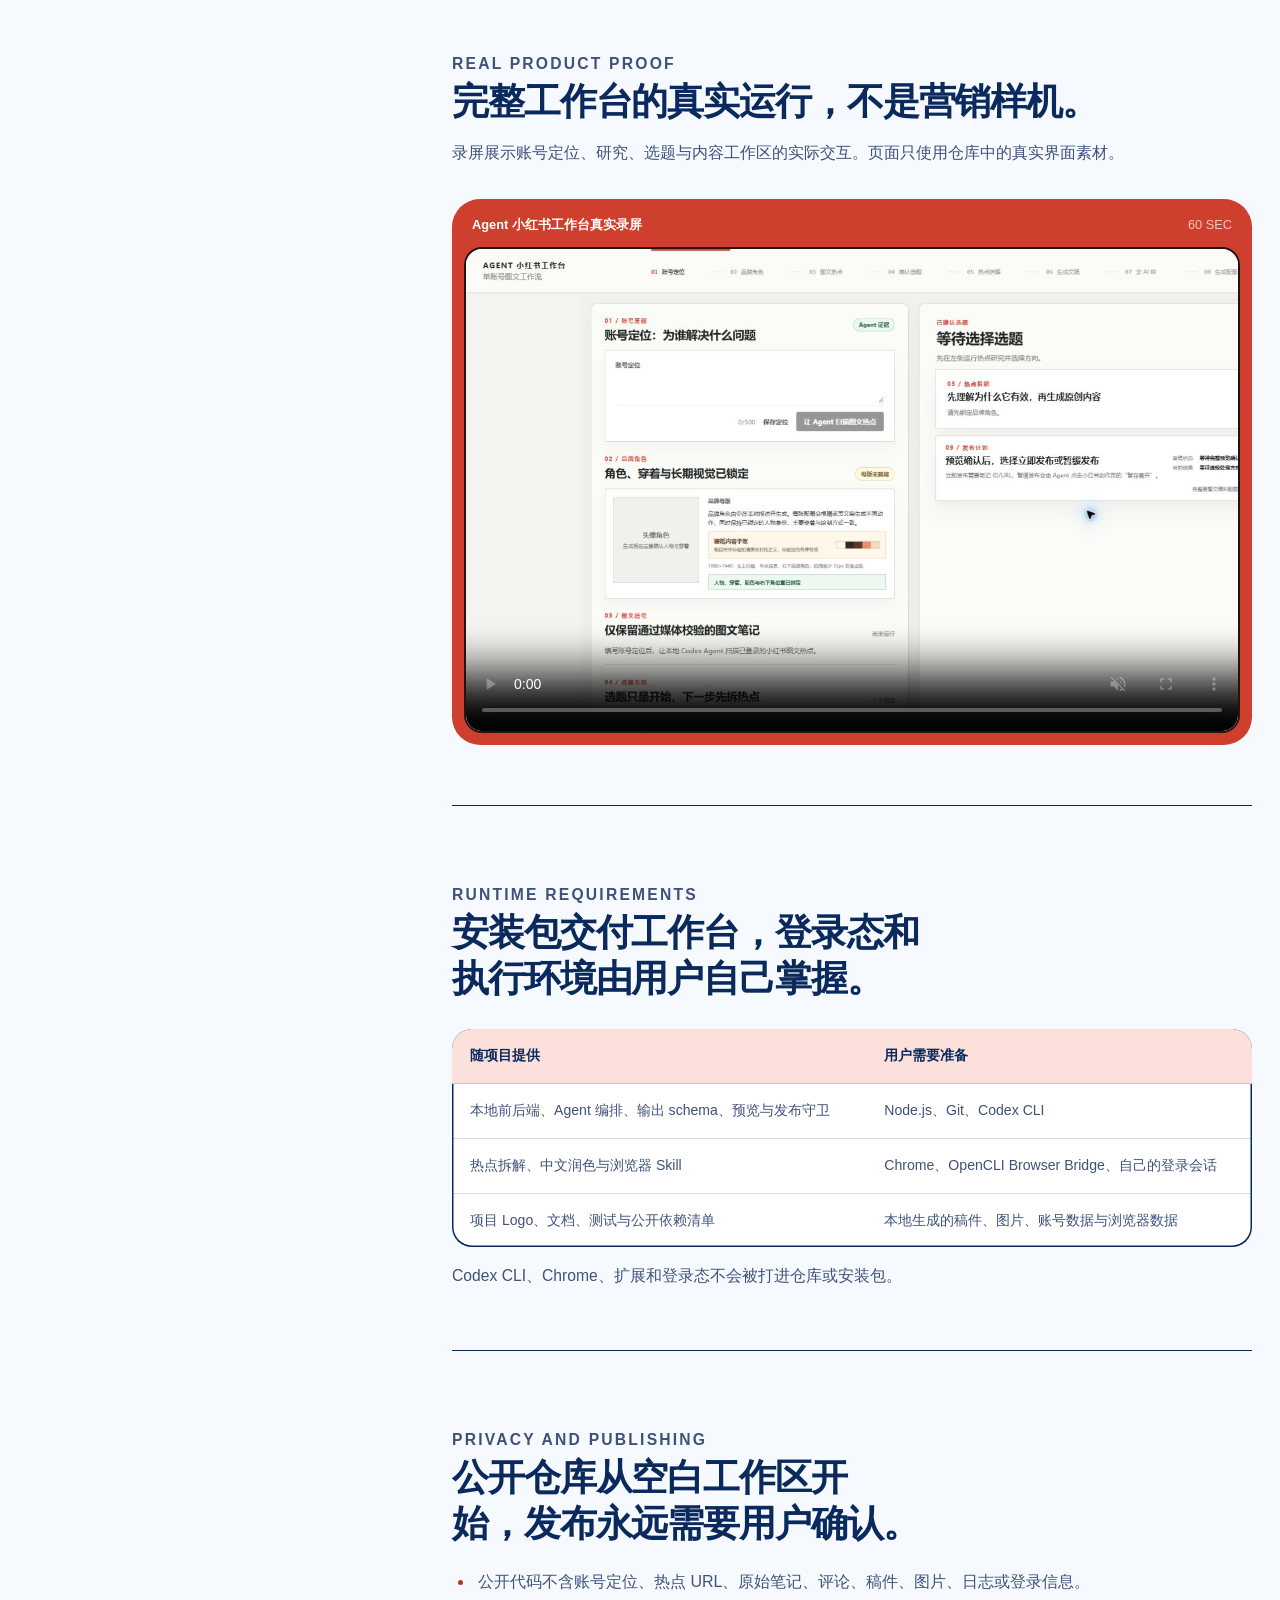
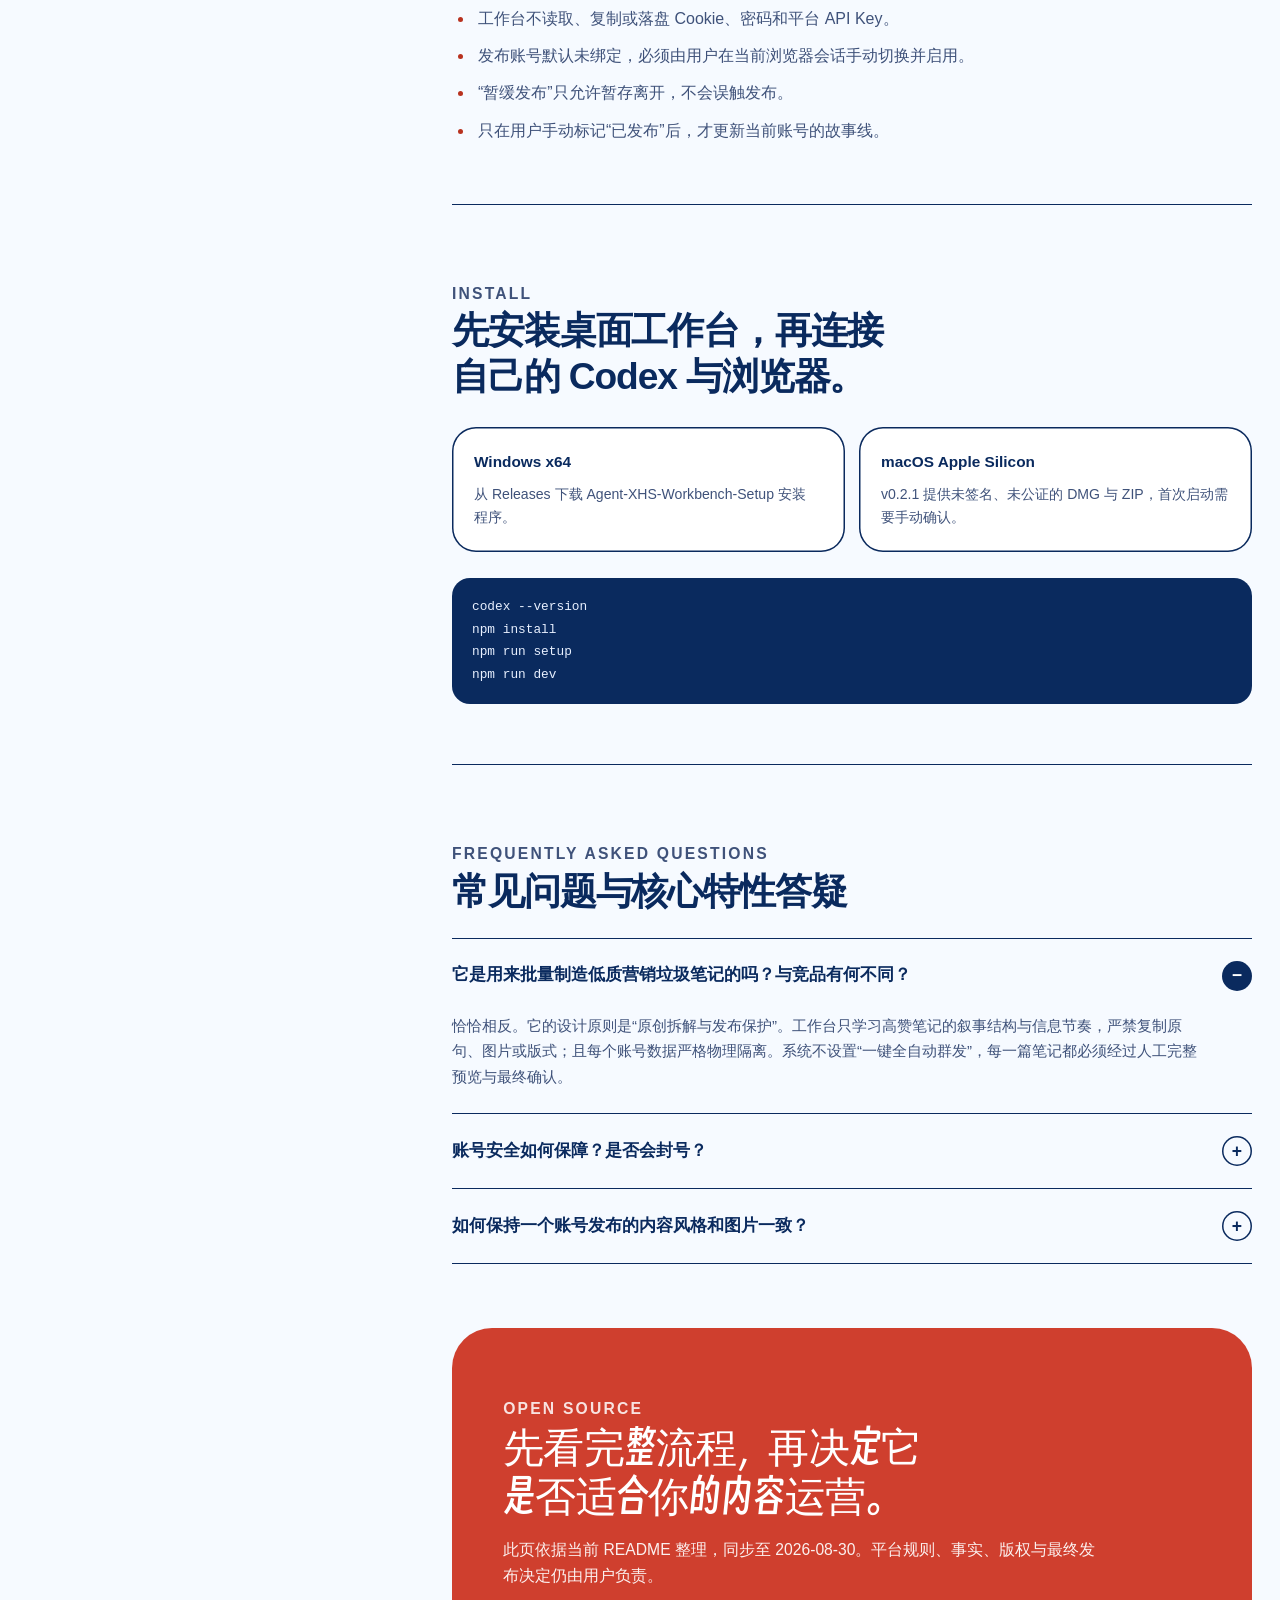
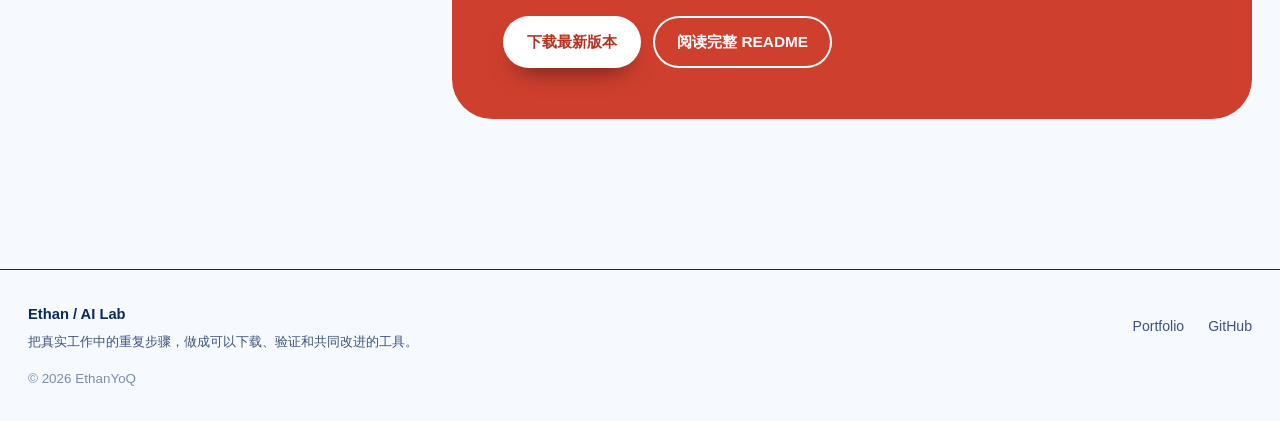
<file: xiaohongshu-workbench/index.html>
<!doctype html>
<html lang="zh-CN" class="project-page theme-xhs">
<head>
  <meta charset="utf-8">
  <meta name="viewport" content="width=device-width, initial-scale=1">
  <title>AI 小红书工作台：从热点研究到发布前确认 | Ethan</title>
  <meta name="description" content="Agent 小红书工作台的完整作品介绍：把账号定位、热点研究、选题、原创文稿、品牌配图、预览和人工确认组织成可控流程。">
  <meta name="robots" content="index, follow, max-image-preview:large, max-snippet:-1, max-video-preview:-1">
  <link rel="canonical" href="https://www.orz.md/xiaohongshu-workbench/">
  <meta property="og:type" content="website">
  <meta property="og:site_name" content="EthanYoQ / AI LAB">
  <meta property="og:url" content="https://www.orz.md/xiaohongshu-workbench/">
  <meta property="og:title" content="AI 小红书工作台：从热点研究到发布前确认 | Ethan">
  <meta property="og:description" content="Agent 小红书工作台的完整作品介绍：把账号定位、热点研究、选题、原创文稿、品牌配图、预览和人工确认组织成可控流程。">
  <meta property="og:image" content="https://www.orz.md/assets/screens/xiaohongshu-workbench.jpg">
  <meta name="twitter:card" content="summary_large_image">
  <meta name="twitter:title" content="AI 小红书工作台：从热点研究到发布前确认 | Ethan">
  <meta name="twitter:description" content="Agent 小红书工作台的完整作品介绍：把账号定位、热点研究、选题、原创文稿、品牌配图、预览和人工确认组织成可控流程。">
  <meta name="twitter:image" content="https://www.orz.md/assets/screens/xiaohongshu-workbench.jpg">
  <link rel="preload" href="/assets/fonts/smiley-display.woff2?v=20261002-img2" as="font" type="font/woff2" crossorigin>
  <link rel="stylesheet" href="/home.css?v=20261002-img2">
  <link rel="stylesheet" href="/project.css?v=20261002-img2">
  <script>document.documentElement.classList.add("js")</script>
  <script type="application/ld+json">{"@context":"https://schema.org","@type":"SoftwareApplication","name":"Agent 小红书工作台","softwareVersion":"0.2.1","applicationCategory":"BusinessApplication","operatingSystem":"Windows, macOS","url":"https://www.orz.md/xiaohongshu-workbench/","downloadUrl":"https://github.com/EthanYoQ/agent-xiaohongshu-workbench/releases/latest","codeRepository":"https://github.com/EthanYoQ/agent-xiaohongshu-workbench","license":"https://opensource.org/license/mit","offers":{"@type":"Offer","price":"0","priceCurrency":"USD"},"featureList":"多账号隔离, 图文热点深度拆解, 原创文稿与系列配图生成, 本地全流程预览与人工发布守卫"}</script>
  <script type="application/ld+json">
  {
    "@context": "https://schema.org",
    "@type": "FAQPage",
    "mainEntity": [
      {
        "@type": "Question",
        "name": "它是用来批量制造低质营销垃圾笔记的吗？与竞品有何不同？",
        "acceptedAnswer": {
          "@type": "Answer",
          "text": "恰恰相反。它的设计原则是“原创拆解与发布保护”。工作台只学习高赞笔记的叙事结构与信息节奏，严禁复制原句、图片或版式；且每个账号数据严格物理隔离。系统不设置“一键全自动群发”，每一篇笔记都必须经过人工完整预览与最终确认。"
        }
      },
      {
        "@type": "Question",
        "name": "账号安全如何保障？是否会封号？",
        "acceptedAnswer": {
          "@type": "Answer",
          "text": "工作台完全遵循本地环境执行原则，不托管密码，不抓取平台 Cookie，通过用户自己在 Chrome 中的正常浏览器会话运行，没有任何外挂或协议逆向风险。"
        }
      },
      {
        "@type": "Question",
        "name": "如何保持一个账号发布的内容风格和图片一致？",
        "acceptedAnswer": {
          "@type": "Answer",
          "text": "每个账号均拥有独立的定位配置文件（人设、受众、视觉调性规则）。配图生成时会锁定核心品牌视觉特征与绘制提示词模版，保证同一篇笔记内 1-6 张配图在色调、画风和主体上高度连贯统一。"
        }
      }
    ]
  }
  </script>
</head>
<body data-title-zh="AI 小红书工作台：从热点研究到发布前确认 | Ethan" data-title-en="Agent Xiaohongshu Workbench: research to human approval">
  <a class="skip-link" href="#project-readme">跳到项目说明</a>
  <header class="site-header"><nav class="nav shell" aria-label="主导航"><a class="brand" href="/"><span class="brand-name">Ethan</span><span class="brand-slash">/</span><span class="brand-lab">AI LAB</span></a><div class="nav-links"><a href="/" data-copy="zh">全部作品</a><a href="/" data-copy="en" hidden>All work</a><a href="#project-readme" data-copy="zh">项目说明</a><a href="#project-readme" data-copy="en" hidden>Project notes</a><a href="https://github.com/EthanYoQ/agent-xiaohongshu-workbench" target="_blank" rel="noreferrer">GitHub</a><div class="language-switch" aria-label="语言切换"><button type="button" data-lang="zh" aria-pressed="true">中</button><span>/</span><button type="button" data-lang="en" aria-pressed="false">EN</button></div></div></nav></header>

  <main>
    <section class="project-hero shell reveal">
      <div class="project-hero-copy">
        <p class="project-breadcrumb"><a href="/">Ethan AI Lab</a> / Agent Xiaohongshu Workbench</p>
        <div class="project-identity"><img src="/assets/icons/xiaohongshu-workbench.png" alt="Agent 小红书工作台图标" width="54" height="54"><div><strong>Agent 小红书工作台</strong><span>DESKTOP · V0.2.1</span></div></div>
        <div data-copy="zh"><h1 data-font="smiley">把热点研究，变成符合账号定位的原创内容。</h1><p class="project-lead">每个内容账号拥有独立定位、品牌角色、视觉语言、热点缓存、稿件和故事线。工作台把研究、选题、文稿、配图、预览和人工确认串成一条可检查的流程。</p><ul class="project-meta"><li>Windows / Apple Silicon Mac</li><li>本地工作区</li><li>MIT</li><li>发布前人工确认</li></ul><div class="hero-actions"><a class="button button-primary" href="https://github.com/EthanYoQ/agent-xiaohongshu-workbench/releases/latest">下载工作台</a><a class="button button-ghost" href="https://github.com/EthanYoQ/agent-xiaohongshu-workbench" target="_blank" rel="noreferrer">查看 GitHub 仓库</a></div></div>
        <div data-copy="en" hidden><h1 data-font="smiley">Turn trend research into original content that fits each account.</h1><p class="project-lead">Each content account keeps its own positioning, brand character, visual language, trend cache, drafts, and story line. Research, topics, writing, images, preview, and human approval stay in one inspectable flow.</p><ul class="project-meta"><li>Windows / Apple Silicon Mac</li><li>Local workspace</li><li>MIT</li><li>Human approval before publish</li></ul><div class="hero-actions"><a class="button button-primary" href="https://github.com/EthanYoQ/agent-xiaohongshu-workbench/releases/latest">Download workbench</a><a class="button button-ghost" href="https://github.com/EthanYoQ/agent-xiaohongshu-workbench" target="_blank" rel="noreferrer">Open GitHub repository</a></div></div>
      </div>
      <figure class="project-proof"><figcaption><span data-copy="zh">全新空白工作区</span><span data-copy="en" hidden>Fresh empty workspace</span><span>1905 × 848</span></figcaption><img src="/assets/screens/xiaohongshu-workbench.jpg" alt="Agent 小红书工作台完整界面" width="1905" height="848"></figure>
    </section>

    <div class="project-body shell" id="project-readme">
      <aside class="project-toc"><p>README / 02</p><nav data-copy="zh"><a href="#positioning">它解决什么问题</a><a href="#workflow">工作流</a><a href="#capabilities">核心能力</a><a href="#demo">真实录屏</a><a href="#requirements">运行条件</a><a href="#privacy">隐私与发布边界</a><a href="#install">安装方式</a><a href="#faq">常见问答</a><a class="readme-source" href="https://github.com/EthanYoQ/agent-xiaohongshu-workbench#readme" target="_blank" rel="noreferrer">阅读原始 README</a></nav><nav data-copy="en" hidden><a href="#positioning">Problem</a><a href="#workflow">Workflow</a><a href="#capabilities">Capabilities</a><a href="#demo">Live recording</a><a href="#requirements">Requirements</a><a href="#privacy">Privacy and publishing</a><a href="#install">Install</a><a href="#faq">FAQ</a><a class="readme-source" href="https://github.com/EthanYoQ/agent-xiaohongshu-workbench#readme" target="_blank" rel="noreferrer">Read original README</a></nav></aside>

      <article class="readme">
        <section class="readme-section reveal" id="positioning">
          <div data-copy="zh"><p class="readme-eyebrow">THE PROBLEM</p><h2>热点很多，但真正困难的是把它变成自己的内容。</h2><p>小红书图文创作经常卡在账号调性、热点取舍、原创边界和配图一致性之间。这个工作台把过程拆成可检查、可编辑、可暂停的步骤，并让不同账号的数据彼此隔离。</p><blockquote><p>它不是小红书官方产品，不接入第三方模型 API，也不托管账号数据。Codex Agent 在用户自己的本地环境和浏览器会话中完成推理与研究。</p></blockquote></div>
          <div data-copy="en" hidden><p class="readme-eyebrow">THE PROBLEM</p><h2>Finding trends is easy. Turning them into your own consistent content is not.</h2><p>The workbench separates account positioning, research, originality boundaries, writing, and visual consistency into editable steps. Data for different content accounts remains isolated.</p><blockquote><p>This is not an official Xiaohongshu product. It does not host account data or call a bundled third-party model API; Codex works in the user's own local environment and browser session.</p></blockquote></div>
        </section>

        <section class="readme-section reveal" id="workflow">
          <div data-copy="zh"><p class="readme-eyebrow">CONTROLLED WORKFLOW</p><h2>从账号定位开始，到发布前的最后一次确认。</h2><ol class="workflow-list"><li><strong>选择或新建内容账号</strong><span>定位、品牌、热点、稿件、输出和故事线各自隔离。</span></li><li><strong>研究本账号垂类热点</strong><span>共享浏览器研究会话，只缓存已验证的图文内容和互动数据。</span></li><li><strong>形成 5 个可编辑选题</strong><span>结合已经标记发布的主题，保持内容故事线连续。</span></li><li><strong>拆解结构，不复制作品</strong><span>提取标题、信息节奏和表达机制，不复制原句、经历、图片或版式。</span></li><li><strong>生成并编辑文稿与配图</strong><span>保留初稿和去 AI 味版本，按需生成 1–6 张品牌配图。</span></li><li><strong>完整预览并人工决定</strong><span>未绑定账号时只确认产出；绑定后才可选择发布或暂存。</span></li></ol></div>
          <div data-copy="en" hidden><p class="readme-eyebrow">CONTROLLED WORKFLOW</p><h2>From account positioning to the final decision before publishing.</h2><ol class="workflow-list"><li><strong>Select or create an account</strong><span>Keep positioning, brand, research, drafts, output, and story line isolated.</span></li><li><strong>Research niche-specific trends</strong><span>Use a shared browser research session while caching only verified image posts and metrics.</span></li><li><strong>Create five editable topics</strong><span>Use manually marked published topics to keep the account narrative continuous.</span></li><li><strong>Extract structure, not content</strong><span>Learn mechanisms without copying sentences, stories, images, or layouts.</span></li><li><strong>Write and create visuals</strong><span>Edit both the raw and polished draft, then generate 1–6 on-brand images.</span></li><li><strong>Preview and decide</strong><span>No publish action occurs without the user reviewing the complete result.</span></li></ol></div>
        </section>

        <section class="readme-section reveal" id="capabilities">
          <div data-copy="zh"><p class="readme-eyebrow">CORE CAPABILITIES</p><h2>为持续运营设计，而不是只生成一篇笔记。</h2><div class="capability-grid"><div class="capability"><span>01</span><strong>多账号隔离</strong><p>切换账号不会共享定位、热点、稿件或故事线。</p></div><div class="capability"><span>02</span><strong>图文热点筛选</strong><p>排除视频、缺失互动指标或无法确认媒体类型的内容。</p></div><div class="capability"><span>03</span><strong>原创拆解边界</strong><p>迁移结构与机制，不复刻具体作品。</p></div><div class="capability"><span>04</span><strong>品牌主体与系列配图</strong><p>锁定可辨识特征和绘制方式，保持一组图片一致。</p></div><div class="capability"><span>05</span><strong>版本化本地输出</strong><p>每一轮文稿和图片都写入独立输出版本。</p></div><div class="capability"><span>06</span><strong>发布保护</strong><p>只有获得可验证笔记 ID 或 URL 才记录为发布成功。</p></div></div></div>
          <div data-copy="en" hidden><p class="readme-eyebrow">CORE CAPABILITIES</p><h2>Built for sustained operation, not one generated post.</h2><div class="capability-grid"><div class="capability"><span>01</span><strong>Account isolation</strong><p>Positioning, trends, drafts, output, and story lines never leak across accounts.</p></div><div class="capability"><span>02</span><strong>Image-post filtering</strong><p>Exclude video, missing metrics, and unverified media types.</p></div><div class="capability"><span>03</span><strong>Originality boundaries</strong><p>Transfer structure and mechanisms without copying a specific work.</p></div><div class="capability"><span>04</span><strong>Consistent brand visuals</strong><p>Lock recognizable features and rendering rules across a visual series.</p></div><div class="capability"><span>05</span><strong>Versioned local output</strong><p>Store every writing and image run as its own output version.</p></div><div class="capability"><span>06</span><strong>Publish safeguards</strong><p>Count success only when a verifiable post ID or URL exists.</p></div></div></div>
        </section>

        <section class="readme-section reveal" id="demo">
          <div data-copy="zh"><p class="readme-eyebrow">REAL PRODUCT PROOF</p><h2>完整工作台的真实运行，不是营销样机。</h2><p>录屏展示账号定位、研究、选题与内容工作区的实际交互。页面只使用仓库中的真实界面素材。</p></div>
          <div data-copy="en" hidden><p class="readme-eyebrow">REAL PRODUCT PROOF</p><h2>The real workbench in motion, not a marketing mockup.</h2><p>The recording shows actual interactions across account positioning, research, topics, and content workspaces.</p></div>
          <figure class="readme-demo"><figcaption><span data-copy="zh">Agent 小红书工作台真实录屏</span><span data-copy="en" hidden>Agent Xiaohongshu Workbench live recording</span><span>60 SEC</span></figcaption><video muted loop playsinline controls preload="metadata" poster="/assets/screens/xiaohongshu-workbench.jpg" data-autoplay><source src="/assets/video/xiaohongshu-workbench.mp4" type="video/mp4"></video></figure>
        </section>

        <section class="readme-section reveal" id="requirements">
          <div data-copy="zh"><p class="readme-eyebrow">RUNTIME REQUIREMENTS</p><h2>安装包交付工作台，登录态和执行环境由用户自己掌握。</h2><table class="readme-table"><thead><tr><th>随项目提供</th><th>用户需要准备</th></tr></thead><tbody><tr><td>本地前后端、Agent 编排、输出 schema、预览与发布守卫</td><td>Node.js、Git、Codex CLI</td></tr><tr><td>热点拆解、中文润色与浏览器 Skill</td><td>Chrome、OpenCLI Browser Bridge、自己的登录会话</td></tr><tr><td>项目 Logo、文档、测试与公开依赖清单</td><td>本地生成的稿件、图片、账号数据与浏览器数据</td></tr></tbody></table><p>Codex CLI、Chrome、扩展和登录态不会被打进仓库或安装包。</p></div>
          <div data-copy="en" hidden><p class="readme-eyebrow">RUNTIME REQUIREMENTS</p><h2>The package delivers the workbench; the user owns the execution environment and login state.</h2><table class="readme-table"><thead><tr><th>Included</th><th>User provides</th></tr></thead><tbody><tr><td>Local app, agent orchestration, schemas, preview, and publish guards</td><td>Node.js, Git, and Codex CLI</td></tr><tr><td>Research, writing, and browser skills</td><td>Chrome, OpenCLI Browser Bridge, and the user's own login session</td></tr><tr><td>Logo, documentation, tests, and dependency manifest</td><td>Locally generated drafts, images, account data, and browser data</td></tr></tbody></table><p>Codex CLI, Chrome, extensions, and login state are never bundled into the repository or installer.</p></div>
        </section>

        <section class="readme-section reveal" id="privacy">
          <div data-copy="zh"><p class="readme-eyebrow">PRIVACY AND PUBLISHING</p><h2>公开仓库从空白工作区开始，发布永远需要用户确认。</h2><ul><li>公开代码不含账号定位、热点 URL、原始笔记、评论、稿件、图片、日志或登录信息。</li><li>工作台不读取、复制或落盘 Cookie、密码和平台 API Key。</li><li>发布账号默认未绑定，必须由用户在当前浏览器会话手动切换并启用。</li><li>“暂缓发布”只允许暂存离开，不会误触发布。</li><li>只在用户手动标记“已发布”后，才更新当前账号的故事线。</li></ul></div>
          <div data-copy="en" hidden><p class="readme-eyebrow">PRIVACY AND PUBLISHING</p><h2>The public repository starts empty, and publishing always requires the user.</h2><ul><li>No account positioning, source posts, comments, drafts, images, logs, or credentials are included.</li><li>The workbench does not read, copy, or persist cookies, passwords, or platform API keys.</li><li>Publishing is disabled until the user selects and explicitly enables the target account.</li><li>Save-for-later cannot silently become a publish action.</li><li>The account story line updates only after a manual published mark.</li></ul></div>
        </section>

        <section class="readme-section reveal" id="install">
          <div data-copy="zh"><p class="readme-eyebrow">INSTALL</p><h2>先安装桌面工作台，再连接自己的 Codex 与浏览器。</h2><div class="note-grid"><div class="note-card"><strong>Windows x64</strong><p>从 Releases 下载 Agent-XHS-Workbench-Setup 安装程序。</p></div><div class="note-card"><strong>macOS Apple Silicon</strong><p>v0.2.1 提供未签名、未公证的 DMG 与 ZIP，首次启动需要手动确认。</p></div></div><pre class="code-block">codex --version&#10;npm install&#10;npm run setup&#10;npm run dev</pre></div>
          <div data-copy="en" hidden><p class="readme-eyebrow">INSTALL</p><h2>Install the desktop workbench, then connect your own Codex and browser.</h2><div class="note-grid"><div class="note-card"><strong>Windows x64</strong><p>Download the Agent-XHS-Workbench-Setup installer from Releases.</p></div><div class="note-card"><strong>macOS Apple Silicon</strong><p>Version 0.2.1 provides unsigned, unnotarized DMG and ZIP packages.</p></div></div><pre class="code-block">codex --version&#10;npm install&#10;npm run setup&#10;npm run dev</pre></div>
        </section>

        <section class="readme-section reveal" id="faq">
          <div data-copy="zh">
            <p class="readme-eyebrow">FREQUENTLY ASKED QUESTIONS</p>
            <h2>常见问题与核心特性答疑</h2>
            <div class="faq-list">
              <details class="faq-item" open>
                <summary>它是用来批量制造低质营销垃圾笔记的吗？与竞品有何不同？</summary>
                <div class="faq-answer">
                  <p>恰恰相反。它的设计原则是“原创拆解与发布保护”。工作台只学习高赞笔记的叙事结构与信息节奏，严禁复制原句、图片或版式；且每个账号数据严格物理隔离。系统不设置“一键全自动群发”，每一篇笔记都必须经过人工完整预览与最终确认。</p>
                </div>
              </details>
              <details class="faq-item">
                <summary>账号安全如何保障？是否会封号？</summary>
                <div class="faq-answer">
                  <p>工作台完全遵循本地环境执行原则，不托管密码，不抓取平台 Cookie，通过用户自己在 Chrome 中的正常浏览器会话运行，没有任何外挂或协议逆向风险。</p>
                </div>
              </details>
              <details class="faq-item">
                <summary>如何保持一个账号发布的内容风格和图片一致？</summary>
                <div class="faq-answer">
                  <p>每个账号均拥有独立的定位配置文件（人设、受众、视觉调性规则）。配图生成时会锁定核心品牌视觉特征与绘制提示词模版，保证同一篇笔记内 1-6 张配图在色调、画风和主体上高度连贯统一。</p>
                </div>
              </details>
            </div>
          </div>
          <div data-copy="en" hidden>
            <p class="readme-eyebrow">FREQUENTLY ASKED QUESTIONS</p>
            <h2>Frequently Asked Questions</h2>
            <div class="faq-list">
              <details class="faq-item" open>
                <summary>Is this tool meant for mass-producing low-quality spam posts?</summary>
                <div class="faq-answer">
                  <p>No. Its core philosophy is structural learning and human approval. It analyzes narrative pacing and hooks without copying text, stories, or images. There is no automated spamming; every post requires human verification.</p>
                </div>
              </details>
              <details class="faq-item">
                <summary>How is account security handled? Is there a risk of bans?</summary>
                <div class="faq-answer">
                  <p>The workbench operates entirely in your local desktop and browser environment. It never collects or persists passwords or cookies, interacting via your standard browser session with no unofficial API exploits.</p>
                </div>
              </details>
              <details class="faq-item">
                <summary>How does it ensure visual and tone consistency?</summary>
                <div class="faq-answer">
                  <p>Each account maintains isolated brand profiles with locked visual guidelines and character attributes, ensuring all generated images and copy maintain consistent branding across posts.</p>
                </div>
              </details>
            </div>
          </div>

          <div class="project-cta"><div data-copy="zh"><p class="readme-eyebrow">OPEN SOURCE</p><h2>先看完整流程，再决定它是否适合你的内容运营。</h2><p>此页依据当前 README 整理，同步至 2026-08-30。平台规则、事实、版权与最终发布决定仍由用户负责。</p><div class="hero-actions"><a class="button button-primary" href="https://github.com/EthanYoQ/agent-xiaohongshu-workbench/releases/latest">下载最新版本</a><a class="button button-ghost" href="https://github.com/EthanYoQ/agent-xiaohongshu-workbench#readme" target="_blank" rel="noreferrer">阅读完整 README</a></div></div><div data-copy="en" hidden><p class="readme-eyebrow">OPEN SOURCE</p><h2>Inspect the complete workflow before deciding whether it fits your operation.</h2><p>This page is adapted from the current README and synced on August 30, 2026. Platform rules, facts, copyright, and the final publishing decision remain with the user.</p><div class="hero-actions"><a class="button button-primary" href="https://github.com/EthanYoQ/agent-xiaohongshu-workbench/releases/latest">Download latest release</a><a class="button button-ghost" href="https://github.com/EthanYoQ/agent-xiaohongshu-workbench#readme" target="_blank" rel="noreferrer">Read full README</a></div></div></div>
        </section>
      </article>
    </div>
  </main>
  <footer class="site-footer"><div class="footer-grid shell"><div class="project-footer-note"><strong>Ethan / AI Lab</strong><p data-copy="zh">把真实工作中的重复步骤，做成可以下载、验证和共同改进的工具。</p><p data-copy="en" hidden>Turning repeated work into tools people can download, verify, and improve.</p></div><div class="footer-links"><a href="/">Portfolio</a><a href="https://github.com/EthanYoQ" target="_blank" rel="noreferrer">GitHub</a></div><p class="copyright">© <span id="year"></span> EthanYoQ</p></div></footer>
  <script src="/project.js?v=20261002-img2" defer></script>
</body>
</html>
</file>
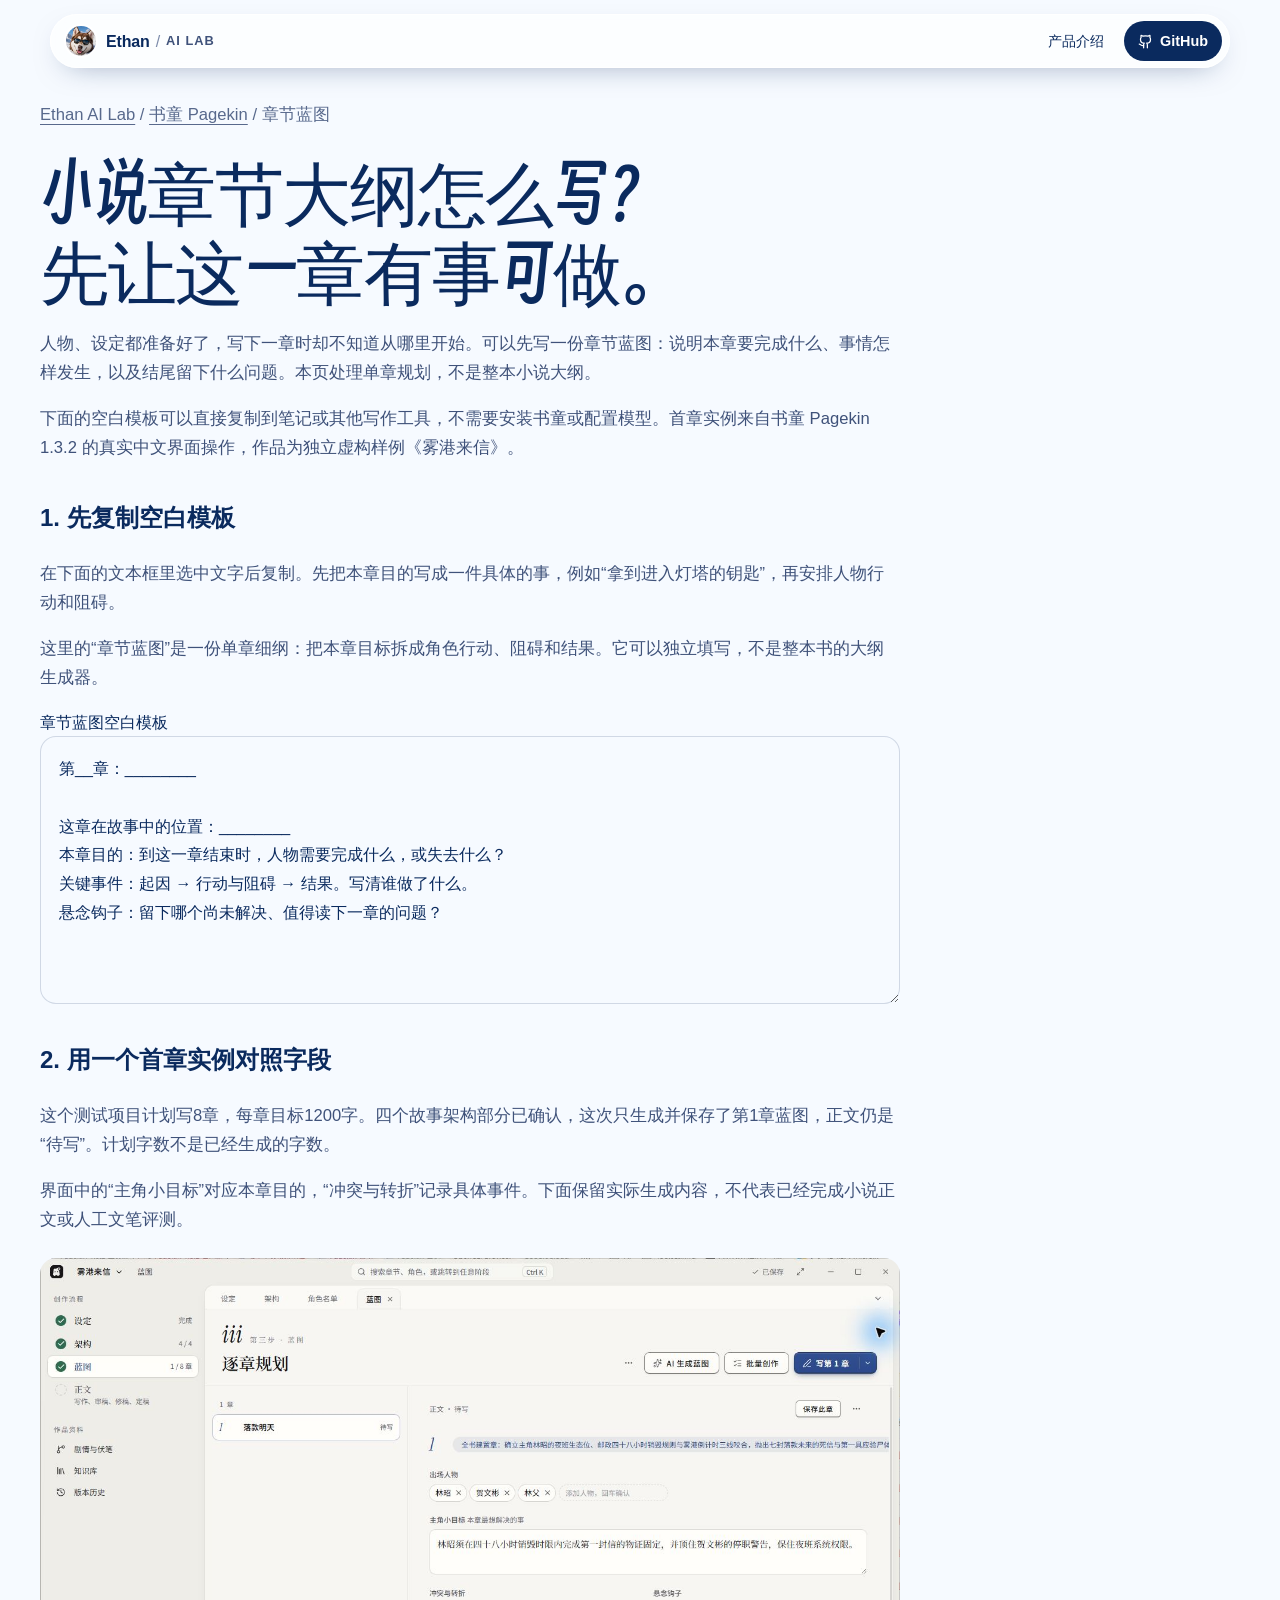
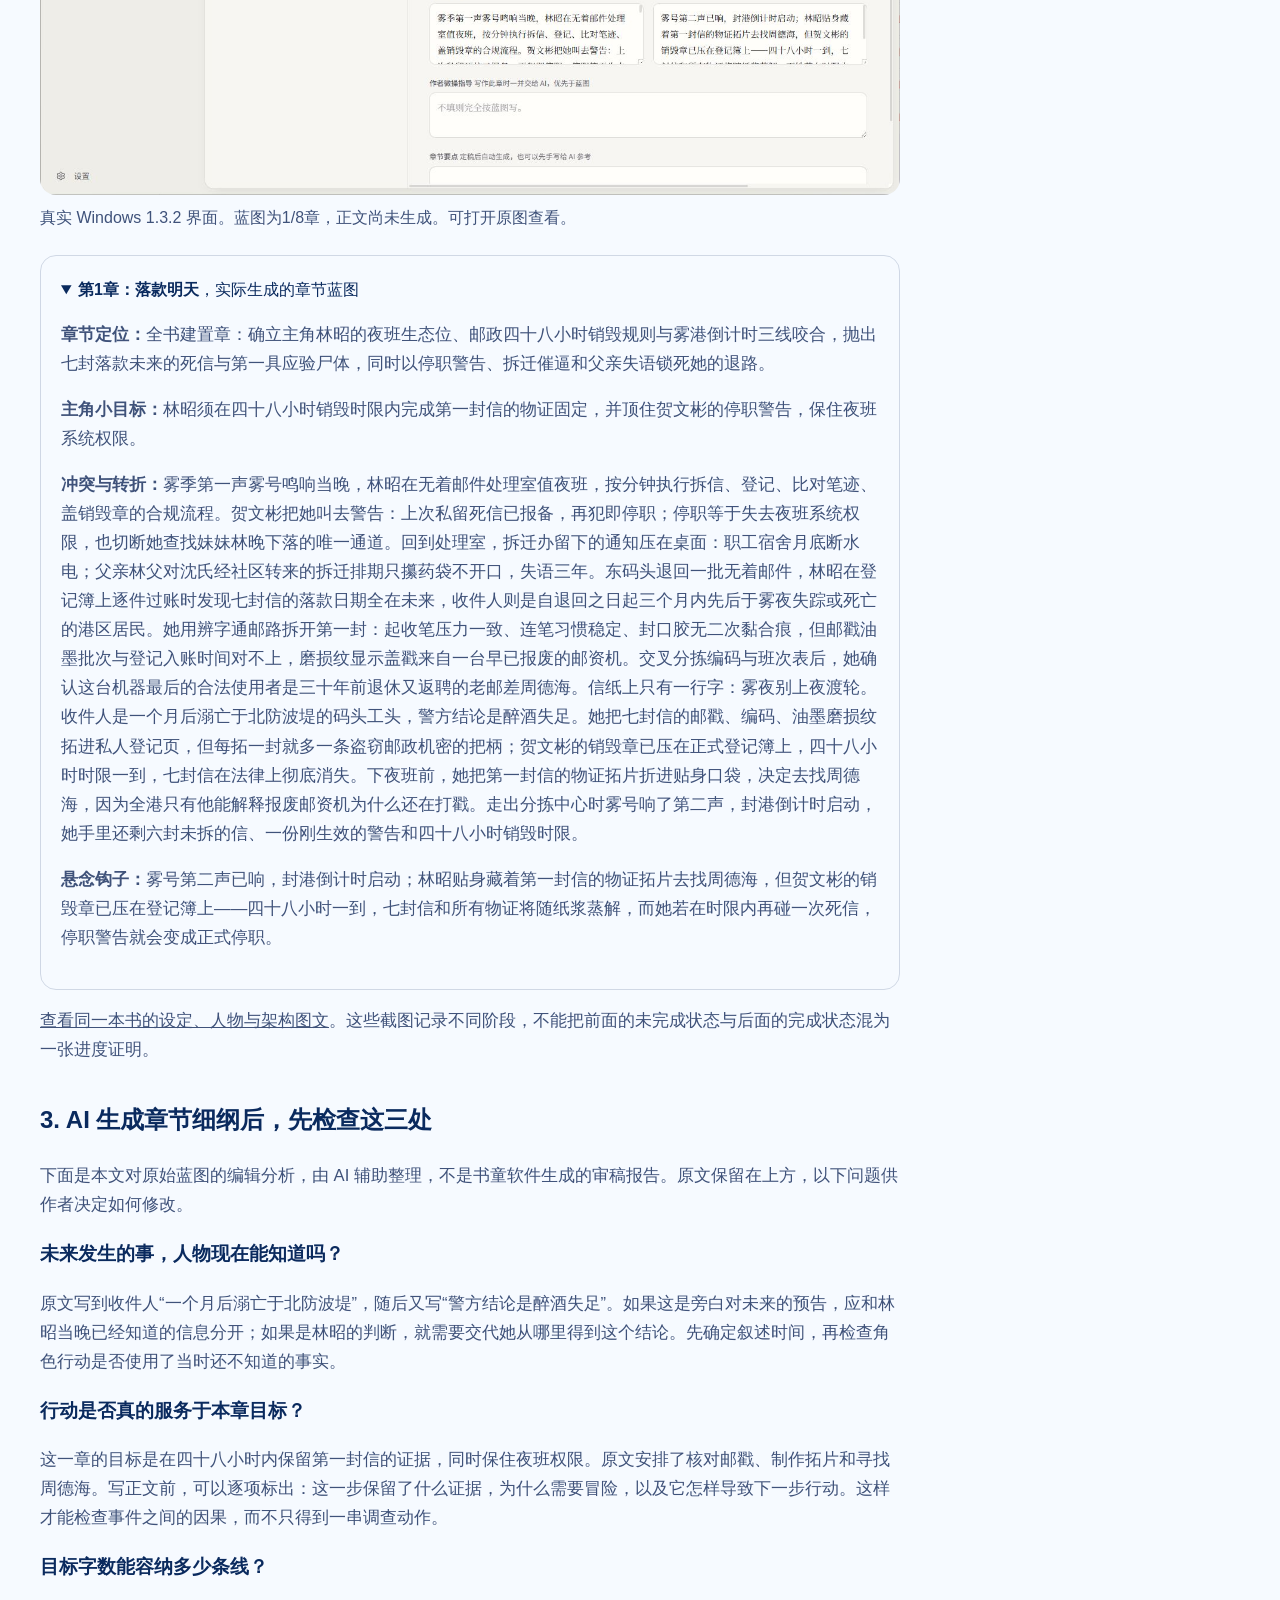
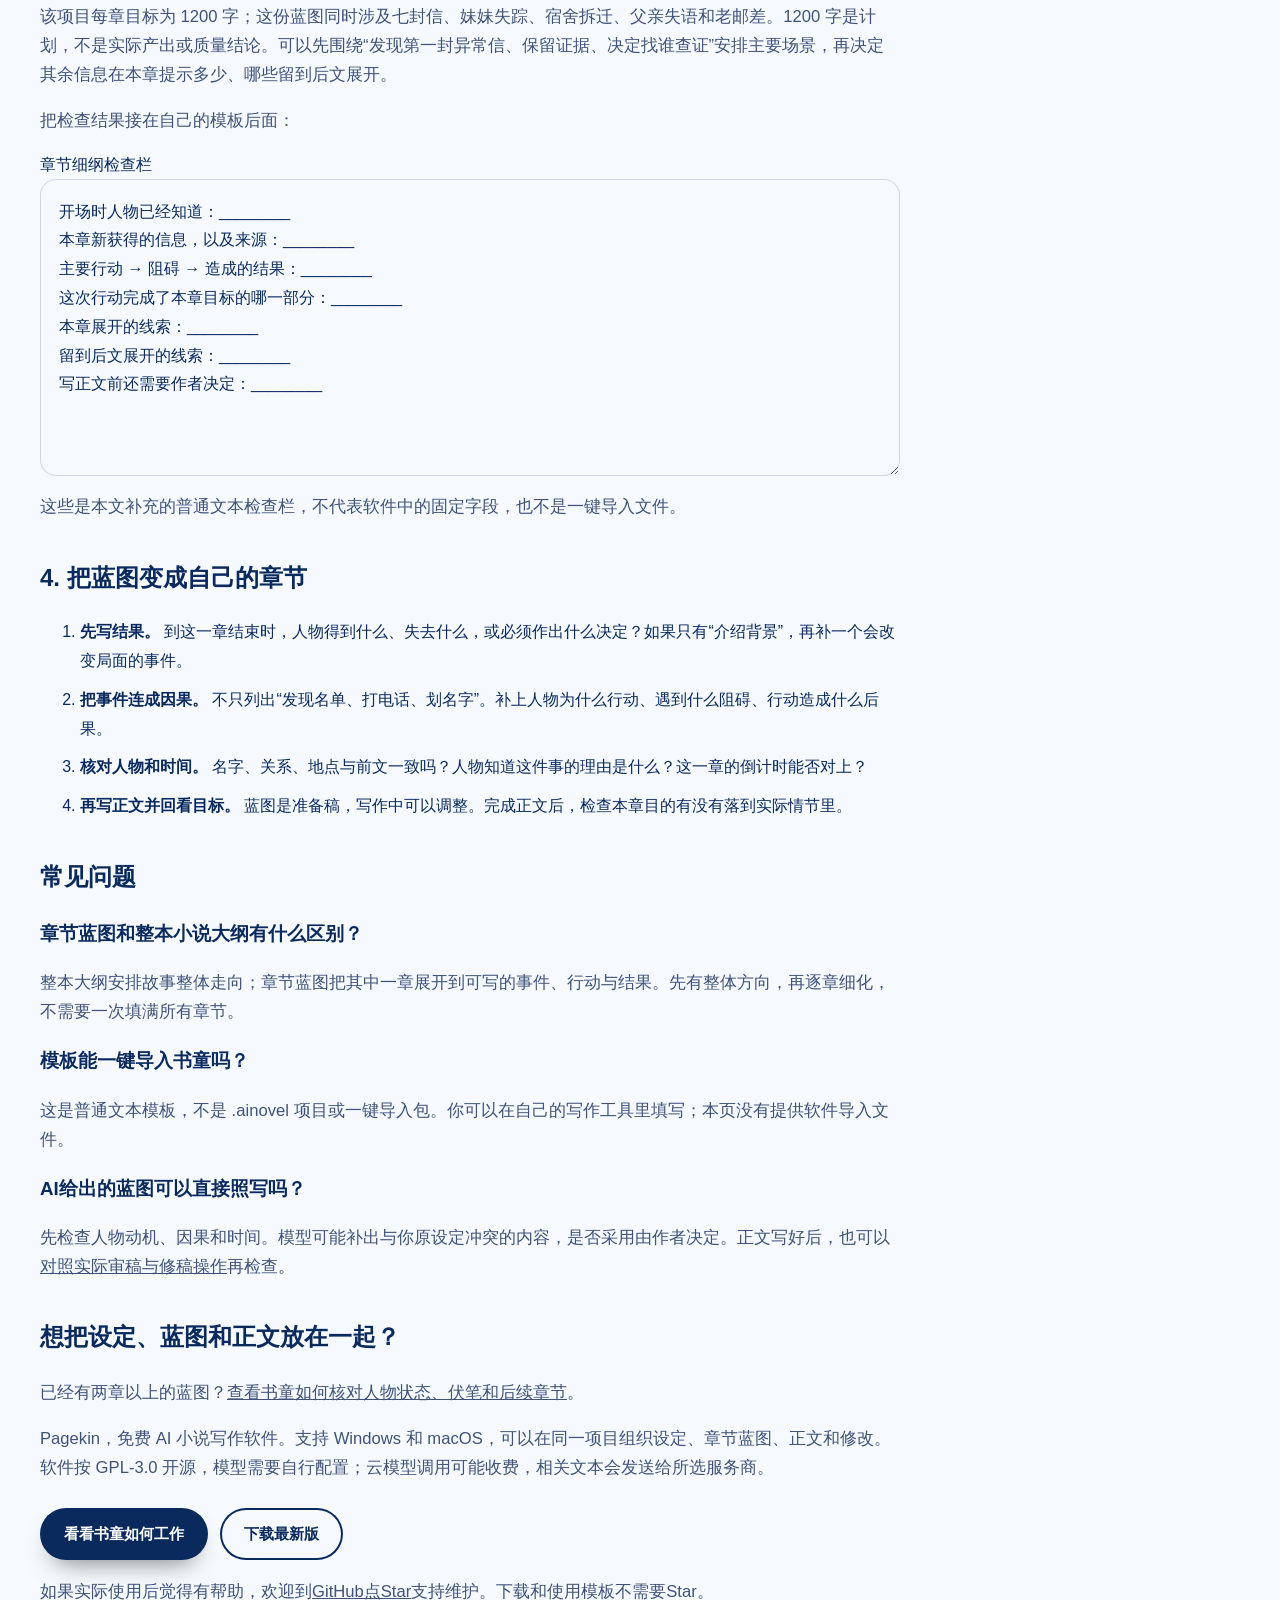
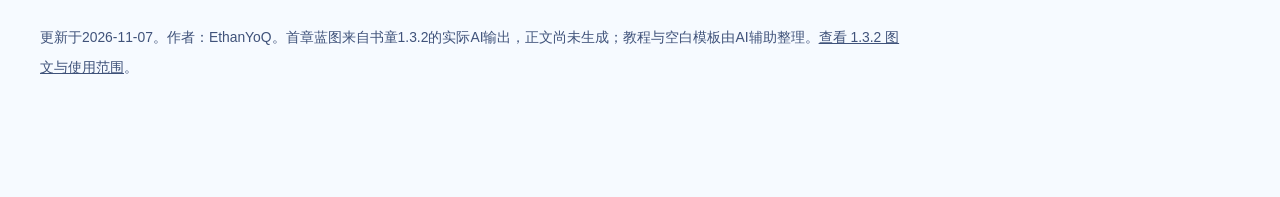
<file: ai-novel-writer/chapter-blueprint/index.html>
<!doctype html>
<html lang="zh-CN" class="project-page watch-page theme-novel">
<head>
  <meta charset="utf-8">
  <meta name="viewport" content="width=device-width, initial-scale=1">
  <title>小说章节大纲怎么写：可复制模板与首章蓝图实例 | 书童 Pagekin</title>
  <meta name="description" content="先确定本章目的，再安排关键事件与悬念钩子。复制章节蓝图空白模板，对照《雾港来信》1.3.2真实生成样例，检查人物动机、时间和章节结果。模板可直接用于其他写作工具。">
  <meta name="robots" content="index, follow, max-snippet:-1">
  <link rel="canonical" href="https://www.orz.md/ai-novel-writer/chapter-blueprint/">
  <meta property="og:type" content="article">
  <meta property="og:url" content="https://www.orz.md/ai-novel-writer/chapter-blueprint/">
  <meta property="og:title" content="小说章节大纲怎么写：可复制模板与首章蓝图实例">
  <meta property="og:description" content="从本章目的、关键事件到悬念钩子，复制空白模板，对照一个真实章节蓝图。">
  <link rel="stylesheet" href="/home.css?v=20261025-pagekin">
  <link rel="stylesheet" href="/project.css?v=20261026-review">
  <style>
    .blueprint-template { box-sizing: border-box; display: block; width: 100%; padding: 18px; border: 1px solid var(--line); border-radius: 16px; background: var(--snow); color: var(--navy); font: inherit; line-height: 1.8; resize: vertical; }
    .blueprint-example { padding: 20px; border: 1px solid var(--line); border-radius: 16px; overflow-wrap: anywhere; }
    .blueprint-example summary { cursor: pointer; line-height: 1.7; }
    .watch-copy li { margin-bottom: 10px; line-height: 1.8; }
    .watch-copy h2 { margin-top: 36px; }
  </style>
</head>
<body>
<header class="site-header"><nav class="nav shell" aria-label="主导航"><a class="brand" href="/"><span class="brand-name">Ethan</span><span class="brand-slash">/</span><span class="brand-lab">AI LAB</span></a><div class="nav-links"><a href="/ai-novel-writer/">产品介绍</a><a href="https://github.com/EthanYoQ/Pagekin">GitHub</a></div></nav></header>
<main><article class="watch-shell"><div class="watch-copy">
<p class="project-breadcrumb"><a href="/">Ethan AI Lab</a> / <a href="/ai-novel-writer/">书童 Pagekin</a> / 章节蓝图</p>
<h1>小说章节大纲怎么写？先让这一章有事可做。</h1>
<p>人物、设定都准备好了，写下一章时却不知道从哪里开始。可以先写一份章节蓝图：说明本章要完成什么、事情怎样发生，以及结尾留下什么问题。本页处理单章规划，不是整本小说大纲。</p>
<p>下面的空白模板可以直接复制到笔记或其他写作工具，不需要安装书童或配置模型。首章实例来自书童 Pagekin 1.3.2 的真实中文界面操作，作品为独立虚构样例《雾港来信》。</p>
<h2 id="template">1. 先复制空白模板</h2>
<p>在下面的文本框里选中文字后复制。先把本章目的写成一件具体的事，例如“拿到进入灯塔的钥匙”，再安排人物行动和阻碍。</p>
<p>这里的“章节蓝图”是一份单章细纲：把本章目标拆成角色行动、阻碍和结果。它可以独立填写，不是整本书的大纲生成器。</p>
<label for="chapter-template">章节蓝图空白模板</label>
<textarea id="chapter-template" class="blueprint-template" rows="8" readonly>第__章：________

这章在故事中的位置：________
本章目的：到这一章结束时，人物需要完成什么，或失去什么？
关键事件：起因 → 行动与阻碍 → 结果。写清谁做了什么。
悬念钩子：留下哪个尚未解决、值得读下一章的问题？</textarea>
<h2>2. 用一个首章实例对照字段</h2>
<p>这个测试项目计划写8章，每章目标1200字。四个故事架构部分已确认，这次只生成并保存了第1章蓝图，正文仍是“待写”。计划字数不是已经生成的字数。</p>
<p>界面中的“主角小目标”对应本章目的，“冲突与转折”记录具体事件。下面保留实际生成内容，不代表已经完成小说正文或人工文笔评测。</p>
<figure class="watch-tutorial"><a href="/assets/shots/pagekin-ai-sample-1.3.2/04-blueprint-zh.jpg"><img src="/assets/shots/pagekin-ai-sample-1.3.2/04-blueprint-zh.jpg" alt="书童1.3.2中文界面的第1章蓝图，已保存1/8章，正文待写" width="1442" height="901" loading="lazy"></a><figcaption>真实 Windows 1.3.2 界面。蓝图为1/8章，正文尚未生成。可打开原图查看。</figcaption></figure>
<details class="blueprint-example" open><summary><strong>第1章：落款明天</strong>，实际生成的章节蓝图</summary>
<p><strong>章节定位：</strong>全书建置章：确立主角林昭的夜班生态位、邮政四十八小时销毁规则与雾港倒计时三线咬合，抛出七封落款未来的死信与第一具应验尸体，同时以停职警告、拆迁催逼和父亲失语锁死她的退路。</p>
<p><strong>主角小目标：</strong>林昭须在四十八小时销毁时限内完成第一封信的物证固定，并顶住贺文彬的停职警告，保住夜班系统权限。</p>
<p><strong>冲突与转折：</strong>雾季第一声雾号鸣响当晚，林昭在无着邮件处理室值夜班，按分钟执行拆信、登记、比对笔迹、盖销毁章的合规流程。贺文彬把她叫去警告：上次私留死信已报备，再犯即停职；停职等于失去夜班系统权限，也切断她查找妹妹林晚下落的唯一通道。回到处理室，拆迁办留下的通知压在桌面：职工宿舍月底断水电；父亲林父对沈氏经社区转来的拆迁排期只攥药袋不开口，失语三年。东码头退回一批无着邮件，林昭在登记簿上逐件过账时发现七封信的落款日期全在未来，收件人则是自退回之日起三个月内先后于雾夜失踪或死亡的港区居民。她用辨字通邮路拆开第一封：起收笔压力一致、连笔习惯稳定、封口胶无二次黏合痕，但邮戳油墨批次与登记入账时间对不上，磨损纹显示盖戳来自一台早已报废的邮资机。交叉分拣编码与班次表后，她确认这台机器最后的合法使用者是三十年前退休又返聘的老邮差周德海。信纸上只有一行字：雾夜别上夜渡轮。收件人是一个月后溺亡于北防波堤的码头工头，警方结论是醉酒失足。她把七封信的邮戳、编码、油墨磨损纹拓进私人登记页，但每拓一封就多一条盗窃邮政机密的把柄；贺文彬的销毁章已压在正式登记簿上，四十八小时时限一到，七封信在法律上彻底消失。下夜班前，她把第一封信的物证拓片折进贴身口袋，决定去找周德海，因为全港只有他能解释报废邮资机为什么还在打戳。走出分拣中心时雾号响了第二声，封港倒计时启动，她手里还剩六封未拆的信、一份刚生效的警告和四十八小时销毁时限。</p>
<p><strong>悬念钩子：</strong>雾号第二声已响，封港倒计时启动；林昭贴身藏着第一封信的物证拓片去找周德海，但贺文彬的销毁章已压在登记簿上——四十八小时一到，七封信和所有物证将随纸浆蒸解，而她若在时限内再碰一次死信，停职警告就会变成正式停职。</p>
</details>
<p><a href="/ai-novel-writer/#demo">查看同一本书的设定、人物与架构图文</a>。这些截图记录不同阶段，不能把前面的未完成状态与后面的完成状态混为一张进度证明。</p>
<h2>3. AI 生成章节细纲后，先检查这三处</h2>
<p>下面是本文对原始蓝图的编辑分析，由 AI 辅助整理，不是书童软件生成的审稿报告。原文保留在上方，以下问题供作者决定如何修改。</p>
<h3>未来发生的事，人物现在能知道吗？</h3>
<p>原文写到收件人“一个月后溺亡于北防波堤”，随后又写“警方结论是醉酒失足”。如果这是旁白对未来的预告，应和林昭当晚已经知道的信息分开；如果是林昭的判断，就需要交代她从哪里得到这个结论。先确定叙述时间，再检查角色行动是否使用了当时还不知道的事实。</p>
<h3>行动是否真的服务于本章目标？</h3>
<p>这一章的目标是在四十八小时内保留第一封信的证据，同时保住夜班权限。原文安排了核对邮戳、制作拓片和寻找周德海。写正文前，可以逐项标出：这一步保留了什么证据，为什么需要冒险，以及它怎样导致下一步行动。这样才能检查事件之间的因果，而不只得到一串调查动作。</p>
<h3>目标字数能容纳多少条线？</h3>
<p>该项目每章目标为 1200 字；这份蓝图同时涉及七封信、妹妹失踪、宿舍拆迁、父亲失语和老邮差。1200 字是计划，不是实际产出或质量结论。可以先围绕“发现第一封异常信、保留证据、决定找谁查证”安排主要场景，再决定其余信息在本章提示多少、哪些留到后文展开。</p>
<p>把检查结果接在自己的模板后面：</p>
<label for="chapter-checklist">章节细纲检查栏</label>
<textarea id="chapter-checklist" class="blueprint-template" rows="9" readonly>开场时人物已经知道：________
本章新获得的信息，以及来源：________
主要行动 → 阻碍 → 造成的结果：________
这次行动完成了本章目标的哪一部分：________
本章展开的线索：________
留到后文展开的线索：________
写正文前还需要作者决定：________</textarea>
<p>这些是本文补充的普通文本检查栏，不代表软件中的固定字段，也不是一键导入文件。</p>
<h2>4. 把蓝图变成自己的章节</h2>
<ol><li><strong>先写结果。</strong> 到这一章结束时，人物得到什么、失去什么，或必须作出什么决定？如果只有“介绍背景”，再补一个会改变局面的事件。</li><li><strong>把事件连成因果。</strong> 不只列出“发现名单、打电话、划名字”。补上人物为什么行动、遇到什么阻碍、行动造成什么后果。</li><li><strong>核对人物和时间。</strong> 名字、关系、地点与前文一致吗？人物知道这件事的理由是什么？这一章的倒计时能否对上？</li><li><strong>再写正文并回看目标。</strong> 蓝图是准备稿，写作中可以调整。完成正文后，检查本章目的有没有落到实际情节里。</li></ol>
<h2>常见问题</h2>
<h3>章节蓝图和整本小说大纲有什么区别？</h3><p>整本大纲安排故事整体走向；章节蓝图把其中一章展开到可写的事件、行动与结果。先有整体方向，再逐章细化，不需要一次填满所有章节。</p>
<h3>模板能一键导入书童吗？</h3><p>这是普通文本模板，不是 .ainovel 项目或一键导入包。你可以在自己的写作工具里填写；本页没有提供软件导入文件。</p>
<h3>AI给出的蓝图可以直接照写吗？</h3><p>先检查人物动机、因果和时间。模型可能补出与你原设定冲突的内容，是否采用由作者决定。正文写好后，也可以<a href="/ai-novel-writer/demo/#review-workflow">对照实际审稿与修稿操作</a>再检查。</p>
<h2>想把设定、蓝图和正文放在一起？</h2>
      <p>已经有两章以上的蓝图？<a href="/ai-novel-writer/#long-form-continuity">查看书童如何核对人物状态、伏笔和后续章节</a>。</p><p>Pagekin，免费 AI 小说写作软件。支持 Windows 和 macOS，可以在同一项目组织设定、章节蓝图、正文和修改。软件按 GPL-3.0 开源，模型需要自行配置；云模型调用可能收费，相关文本会发送给所选服务商。</p>
<div class="watch-actions"><a class="button button-primary" href="/ai-novel-writer/">看看书童如何工作</a><a class="button button-ghost" href="https://github.com/EthanYoQ/Pagekin/releases/latest">下载最新版</a></div>
<p>如果实际使用后觉得有帮助，欢迎到<a href="https://github.com/EthanYoQ/Pagekin">GitHub点Star</a>支持维护。下载和使用模板不需要Star。</p>
<p><small>更新于2026-11-07。作者：EthanYoQ。首章蓝图来自书童1.3.2的实际AI输出，正文尚未生成；教程与空白模板由AI辅助整理。<a href="/ai-novel-writer/#demo">查看 1.3.2 图文与使用范围</a>。</small></p>
</div></article></main>
</body>
</html>
</file>
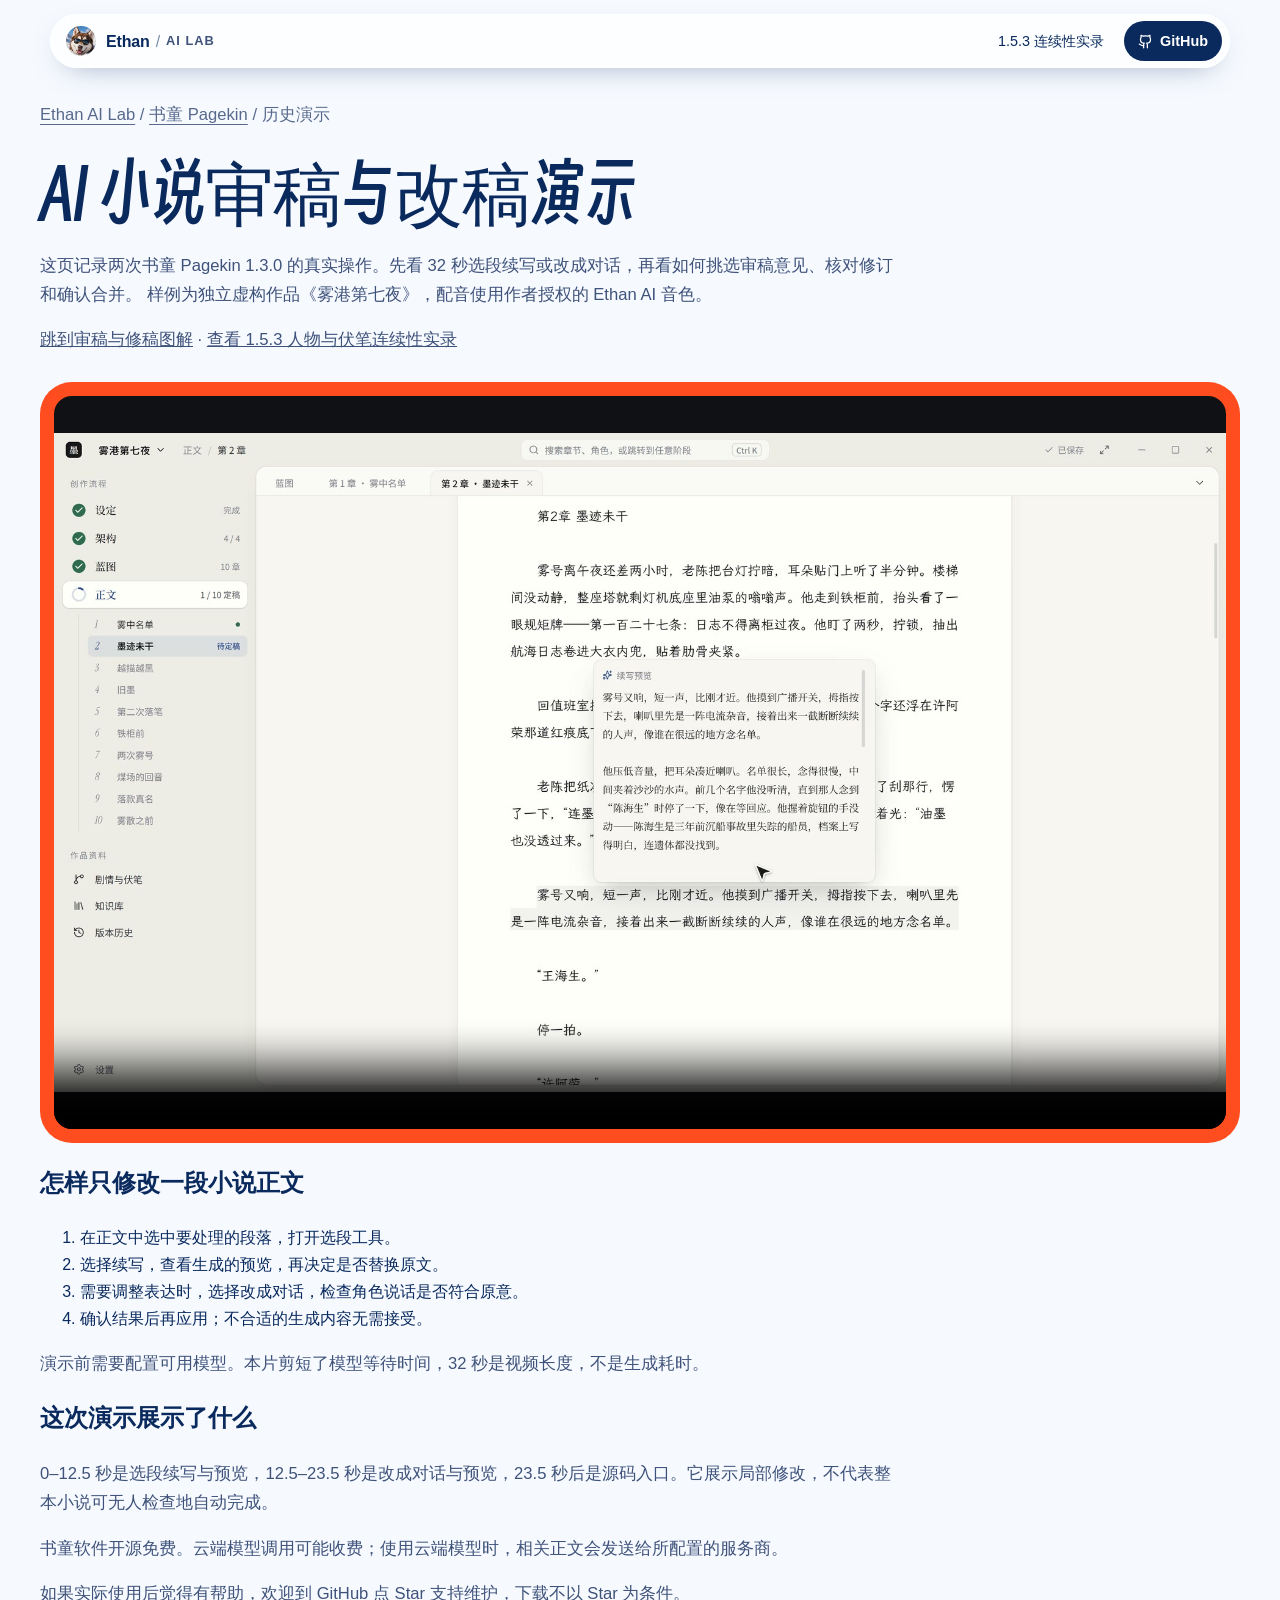
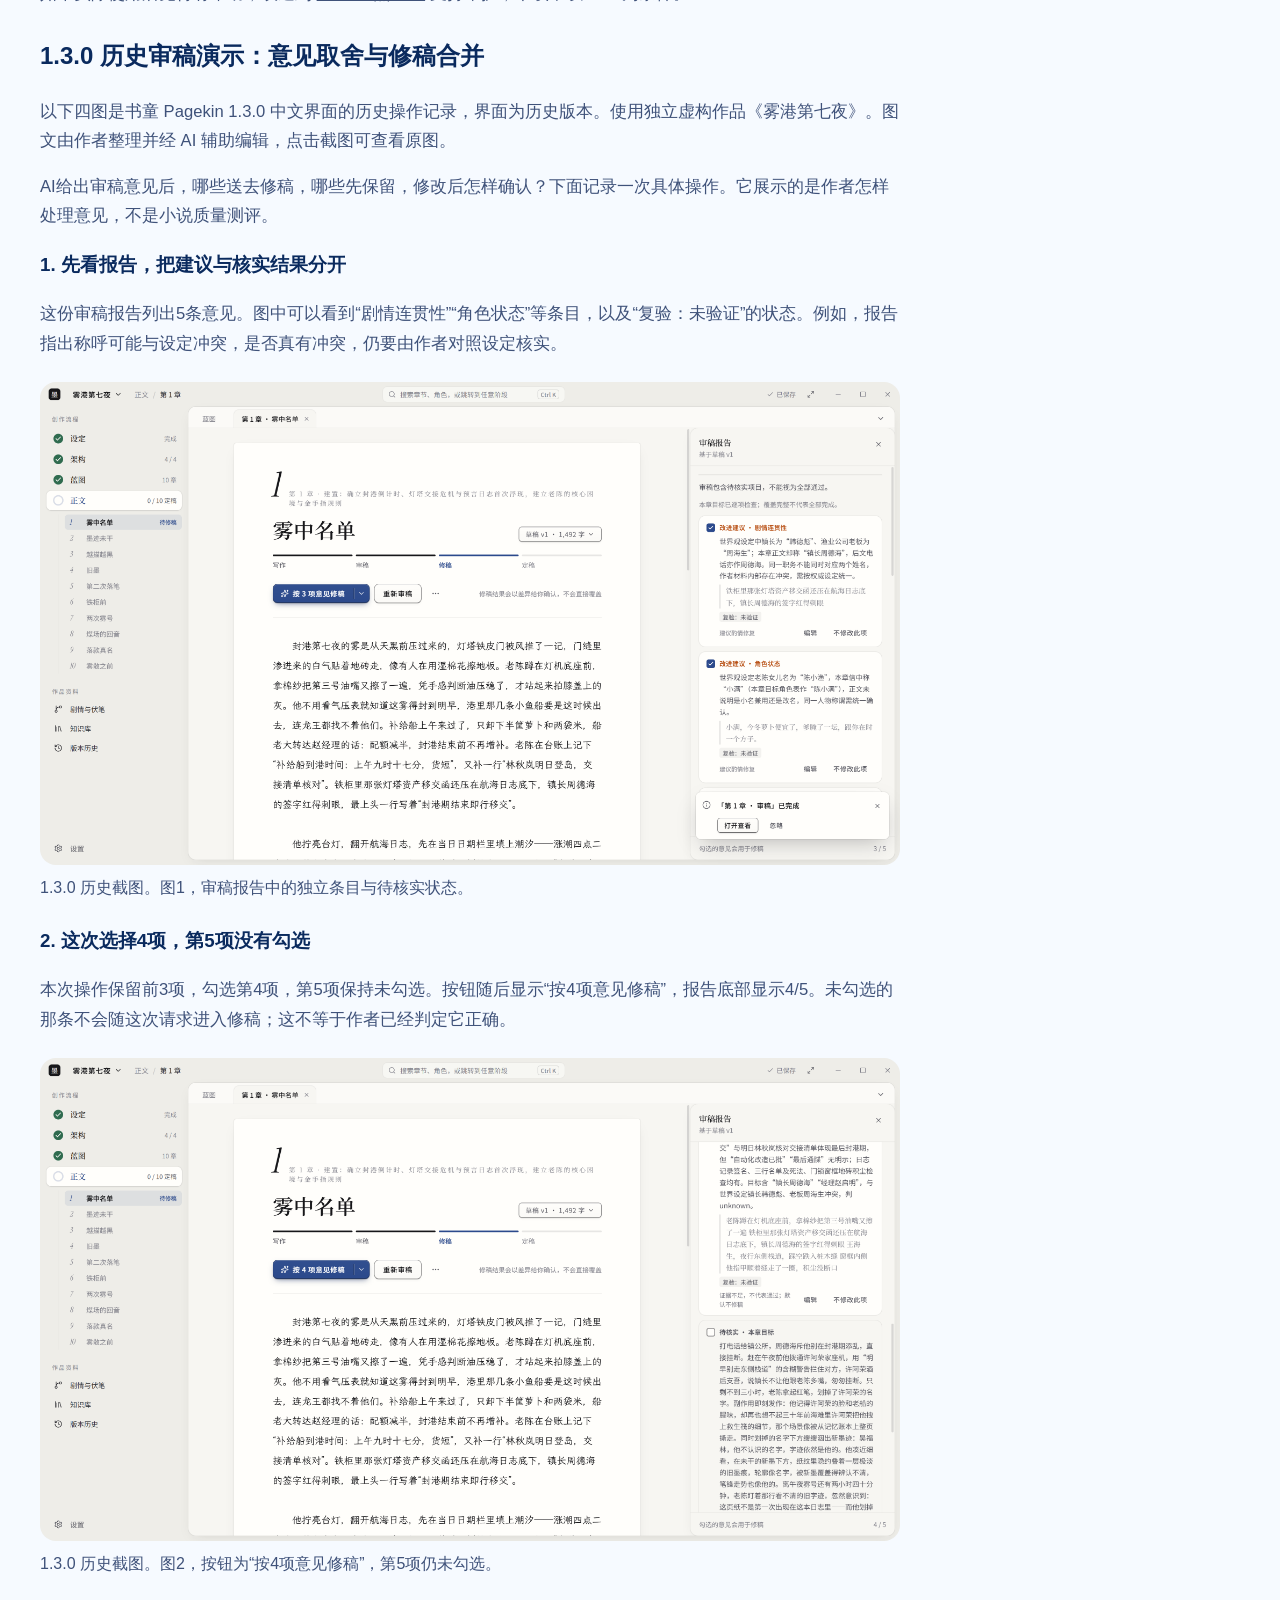
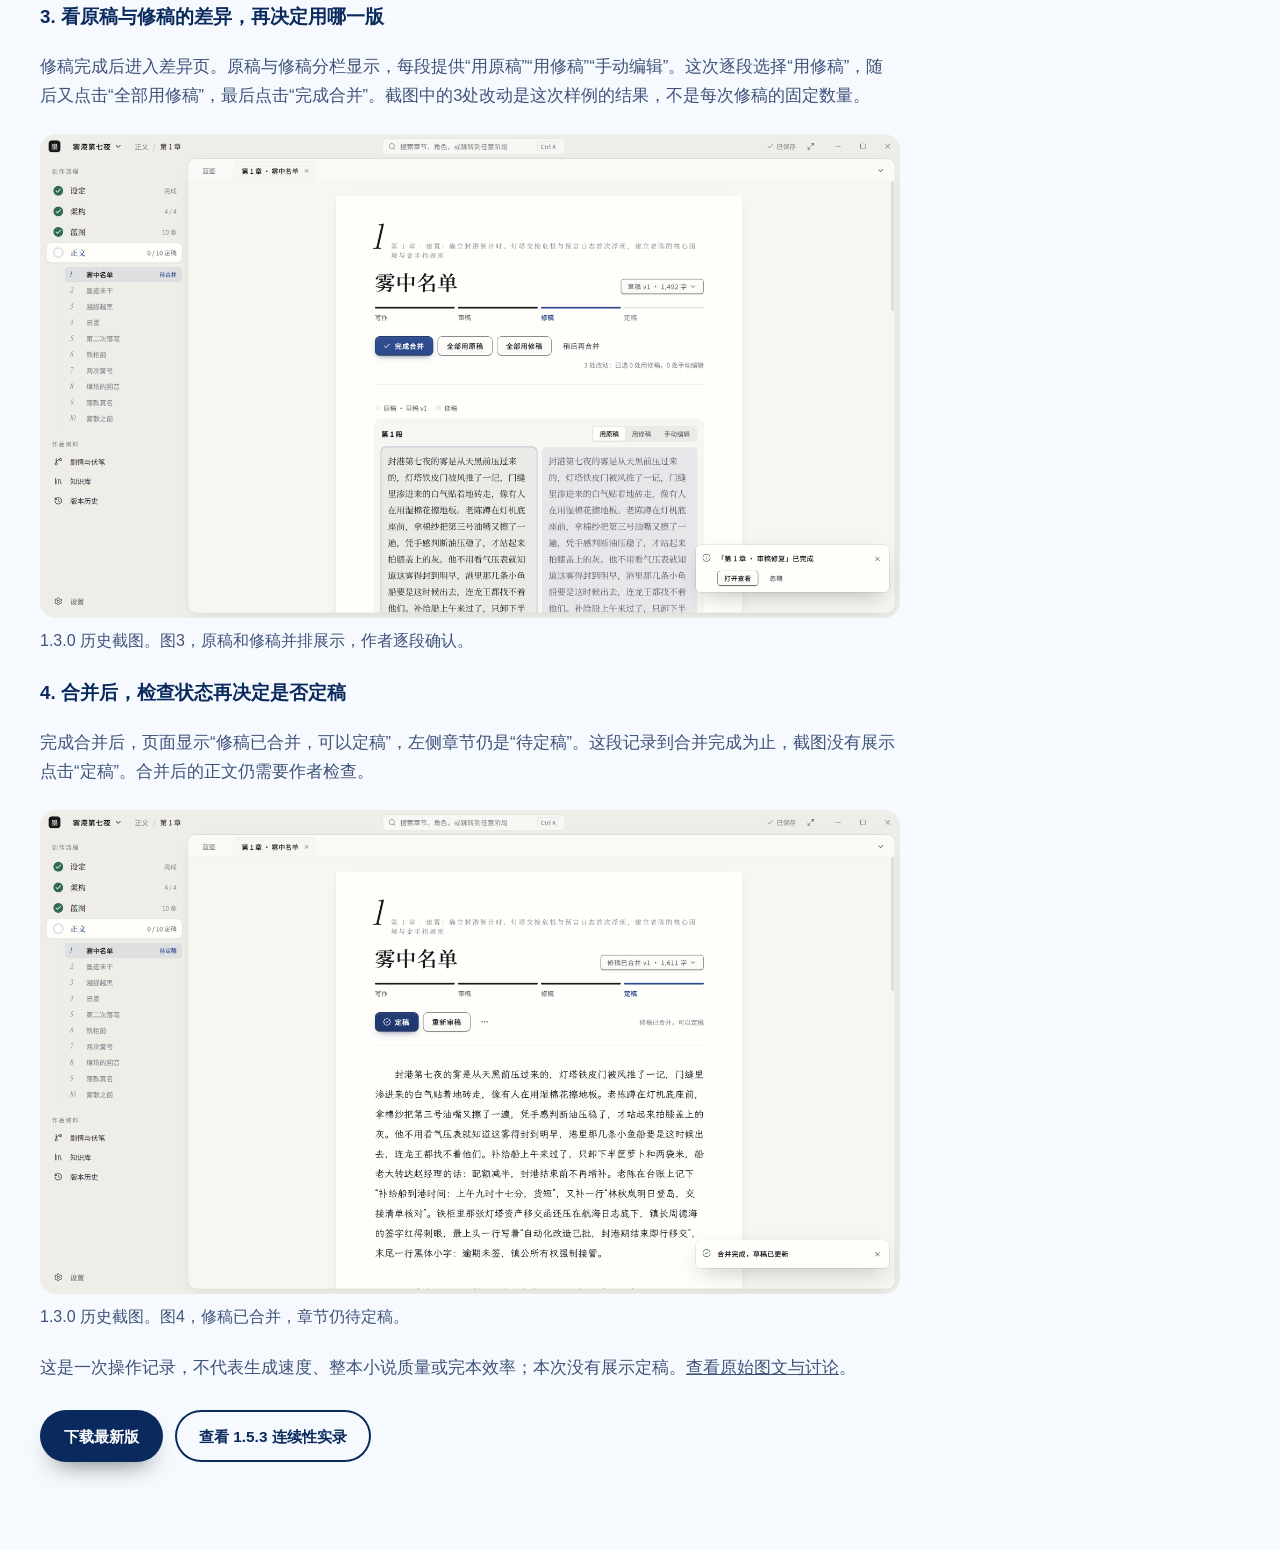
<file: ai-novel-writer/demo/index.html>
<!doctype html>
<html lang="zh-CN" class="project-page watch-page theme-novel">
<head>
  <meta charset="utf-8">
  <meta name="viewport" content="width=device-width, initial-scale=1">
  <title>AI 小说怎么审稿和改稿？选段续写与修稿合并演示 | 书童 Pagekin</title>
  <meta name="description" content="看书童 Pagekin 如何续写片段、改成对话，再选择审稿意见、逐段比较修订并确认合并。含 1.3.0 历史实录和最新版入口。">
  <meta name="robots" content="index, follow, max-image-preview:large, max-snippet:-1, max-video-preview:-1">
  <link rel="canonical" href="https://www.orz.md/ai-novel-writer/demo/">
  <meta property="og:type" content="video.other">
  <meta property="og:url" content="https://www.orz.md/ai-novel-writer/demo/">
  <meta property="og:title" content="AI 小说怎么审稿和改稿？选段续写与修稿合并演示 | 书童 Pagekin">
  <meta property="og:description" content="看书童 Pagekin 如何续写片段、改成对话，再选择审稿意见、逐段比较修订并确认合并。含 1.3.0 历史实录和最新版入口。">
  <meta property="og:image" content="https://www.orz.md/assets/shots/pagekin-selection-1.3.0.jpg">
  <link rel="preload" href="/assets/fonts/smiley-display.woff2?v=20261025-pagekin" as="font" type="font/woff2" crossorigin>
  <link rel="stylesheet" href="/home.css?v=20261025-pagekin">
  <link rel="stylesheet" href="/project.css?v=20261026-review">
  <script type="application/ld+json">{"@context": "https://schema.org", "@type": "VideoObject", "name": "书童 Pagekin 1.3.0 历史演示：选段续写与改成对话", "description": "1.3.0 历史演示。32 秒展示书童 Pagekin 选中正文、续写预览与改成对话。中文界面与中文配音，模型等待段已剪短，模型需自行配置。", "thumbnailUrl": ["https://www.orz.md/assets/shots/pagekin-selection-1.3.0.jpg"], "uploadDate": "2026-10-25T14:21:01Z", "duration": "PT32S", "inLanguage": "zh-CN", "contentUrl": "https://www.orz.md/assets/video/pagekin-selection-1.3.0-zh.mp4"}</script>
</head>
<body>
  <header class="site-header"><nav class="nav shell" aria-label="主导航"><a class="brand" href="/"><span class="brand-name">Ethan</span><span class="brand-slash">/</span><span class="brand-lab">AI LAB</span></a><div class="nav-links"><a href="/ai-novel-writer/#long-form-continuity">1.5.3 连续性实录</a><a href="https://github.com/EthanYoQ/Pagekin">GitHub</a></div></nav></header>
  <main><div class="watch-shell"><div class="watch-copy"><p class="project-breadcrumb"><a href="/">Ethan AI Lab</a> / <a href="/ai-novel-writer/">书童 Pagekin</a> / 历史演示</p><h1>AI 小说审稿与改稿演示</h1><p>这页记录两次书童 Pagekin 1.3.0 的真实操作。先看 32 秒选段续写或改成对话，再看如何挑选审稿意见、核对修订和确认合并。 样例为独立虚构作品《雾港第七夜》，配音使用作者授权的 Ethan AI 音色。</p><p><a href="#review-workflow">跳到审稿与修稿图解</a> · <a href="/ai-novel-writer/#long-form-continuity">查看 1.5.3 人物与伏笔连续性实录</a></p></div><figure class="watch-player"><video controls playsinline preload="metadata" poster="/assets/shots/pagekin-selection-1.3.0.jpg"><source src="/assets/video/pagekin-selection-1.3.0-zh.mp4" type="video/mp4">你的浏览器不支持 HTML5 视频。</video></figure><section class="watch-copy"><h2>怎样只修改一段小说正文</h2><ol><li>在正文中选中要处理的段落，打开选段工具。</li><li>选择续写，查看生成的预览，再决定是否替换原文。</li><li>需要调整表达时，选择改成对话，检查角色说话是否符合原意。</li><li>确认结果后再应用；不合适的生成内容无需接受。</li></ol><p>演示前需要配置可用模型。本片剪短了模型等待时间，32 秒是视频长度，不是生成耗时。</p><h2>这次演示展示了什么</h2><p>0–12.5 秒是选段续写与预览，12.5–23.5 秒是改成对话与预览，23.5 秒后是源码入口。它展示局部修改，不代表整本小说可无人检查地自动完成。</p><p>书童软件开源免费。云端模型调用可能收费；使用云端模型时，相关正文会发送给所配置的服务商。</p><p>如果实际使用后觉得有帮助，欢迎到 <a href="https://github.com/EthanYoQ/Pagekin">GitHub 点 Star</a> 支持维护，下载不以 Star 为条件。</p></section>
<section class="watch-copy" id="review-workflow" aria-labelledby="review-heading">
<h2 id="review-heading">1.3.0 历史审稿演示：意见取舍与修稿合并</h2>
<p>以下四图是书童 Pagekin 1.3.0 中文界面的历史操作记录，界面为历史版本。使用独立虚构作品《雾港第七夜》。图文由作者整理并经 AI 辅助编辑，点击截图可查看原图。</p>
<p>AI给出审稿意见后，哪些送去修稿，哪些先保留，修改后怎样确认？下面记录一次具体操作。它展示的是作者怎样处理意见，不是小说质量测评。</p>
<h3>1. 先看报告，把建议与核实结果分开</h3>
<p>这份审稿报告列出5条意见。图中可以看到“剧情连贯性”“角色状态”等条目，以及“复验：未验证”的状态。例如，报告指出称呼可能与设定冲突，是否真有冲突，仍要由作者对照设定核实。</p>
<figure class="watch-tutorial"><a href="/assets/shots/pagekin-review-1.3.0-a-review-report.png"><img src="/assets/shots/pagekin-review-1.3.0-a-review-report.png" width="3200" height="1800" loading="lazy" decoding="async" alt="图1，审稿报告中的独立条目与待核实状态。"></a><figcaption>1.3.0 历史截图。图1，审稿报告中的独立条目与待核实状态。</figcaption></figure>
<h3>2. 这次选择4项，第5项没有勾选</h3>
<p>本次操作保留前3项，勾选第4项，第5项保持未勾选。按钮随后显示“按4项意见修稿”，报告底部显示4/5。未勾选的那条不会随这次请求进入修稿；这不等于作者已经判定它正确。</p>
<figure class="watch-tutorial"><a href="/assets/shots/pagekin-review-1.3.0-b-items-ticked.png"><img src="/assets/shots/pagekin-review-1.3.0-b-items-ticked.png" width="3200" height="1800" loading="lazy" decoding="async" alt="图2，按钮为“按4项意见修稿”，第5项仍未勾选。"></a><figcaption>1.3.0 历史截图。图2，按钮为“按4项意见修稿”，第5项仍未勾选。</figcaption></figure>
<h3>3. 看原稿与修稿的差异，再决定用哪一版</h3>
<p>修稿完成后进入差异页。原稿与修稿分栏显示，每段提供“用原稿”“用修稿”“手动编辑”。这次逐段选择“用修稿”，随后又点击“全部用修稿”，最后点击“完成合并”。截图中的3处改动是这次样例的结果，不是每次修稿的固定数量。</p>
<figure class="watch-tutorial"><a href="/assets/shots/pagekin-review-1.3.0-c-merge-diff.png"><img src="/assets/shots/pagekin-review-1.3.0-c-merge-diff.png" width="3200" height="1800" loading="lazy" decoding="async" alt="图3，原稿和修稿并排展示，作者逐段确认。"></a><figcaption>1.3.0 历史截图。图3，原稿和修稿并排展示，作者逐段确认。</figcaption></figure>
<h3>4. 合并后，检查状态再决定是否定稿</h3>
<p>完成合并后，页面显示“修稿已合并，可以定稿”，左侧章节仍是“待定稿”。这段记录到合并完成为止，截图没有展示点击“定稿”。合并后的正文仍需要作者检查。</p>
<figure class="watch-tutorial"><a href="/assets/shots/pagekin-review-1.3.0-d-merged.png"><img src="/assets/shots/pagekin-review-1.3.0-d-merged.png" width="3200" height="1800" loading="lazy" decoding="async" alt="图4，修稿已合并，章节仍待定稿。"></a><figcaption>1.3.0 历史截图。图4，修稿已合并，章节仍待定稿。</figcaption></figure>
<p>这是一次操作记录，不代表生成速度、整本小说质量或完本效率；本次没有展示定稿。<a href="https://github.com/EthanYoQ/Pagekin/discussions/531">查看原始图文与讨论</a>。</p>
</section><div class="watch-actions"><a class="button button-primary" href="https://github.com/EthanYoQ/Pagekin/releases/latest">下载最新版</a><a class="button button-ghost" href="/ai-novel-writer/#long-form-continuity">查看 1.5.3 连续性实录</a></div></div></main>
</body>
</html>
</file>
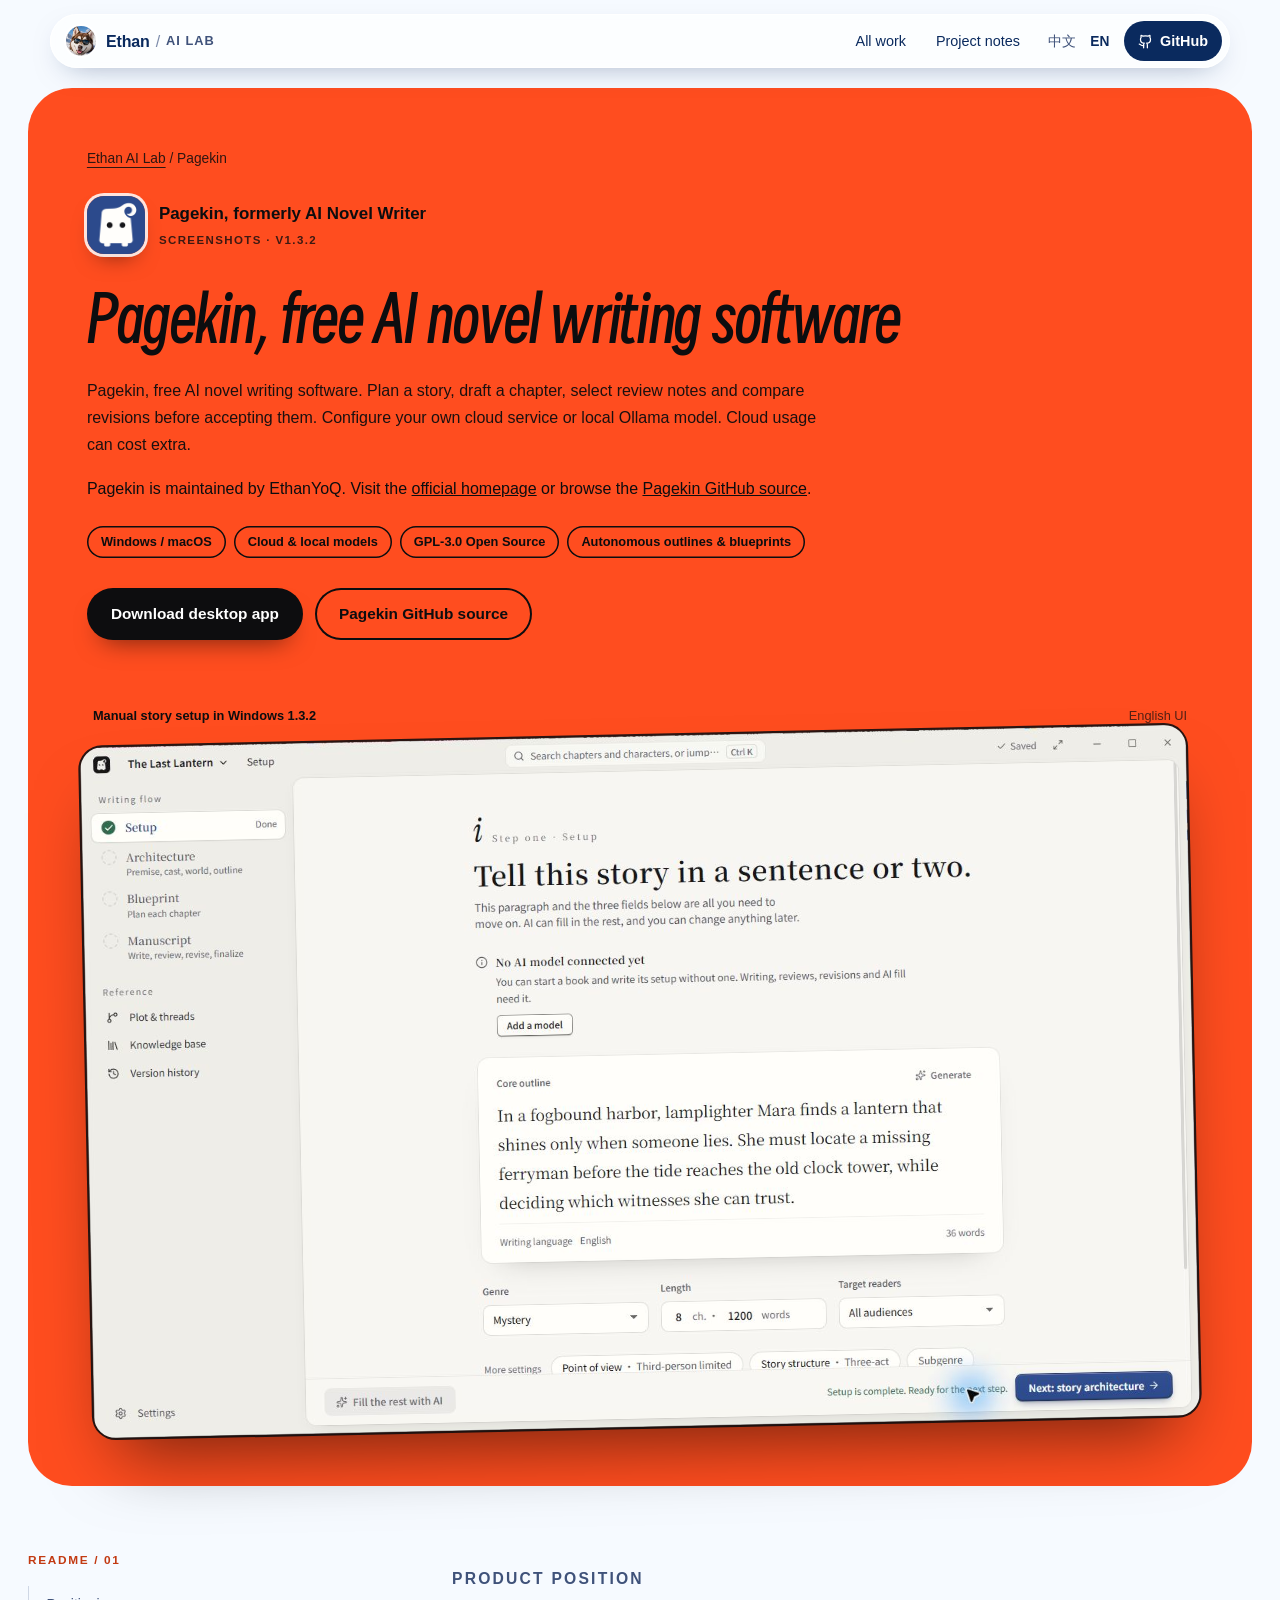
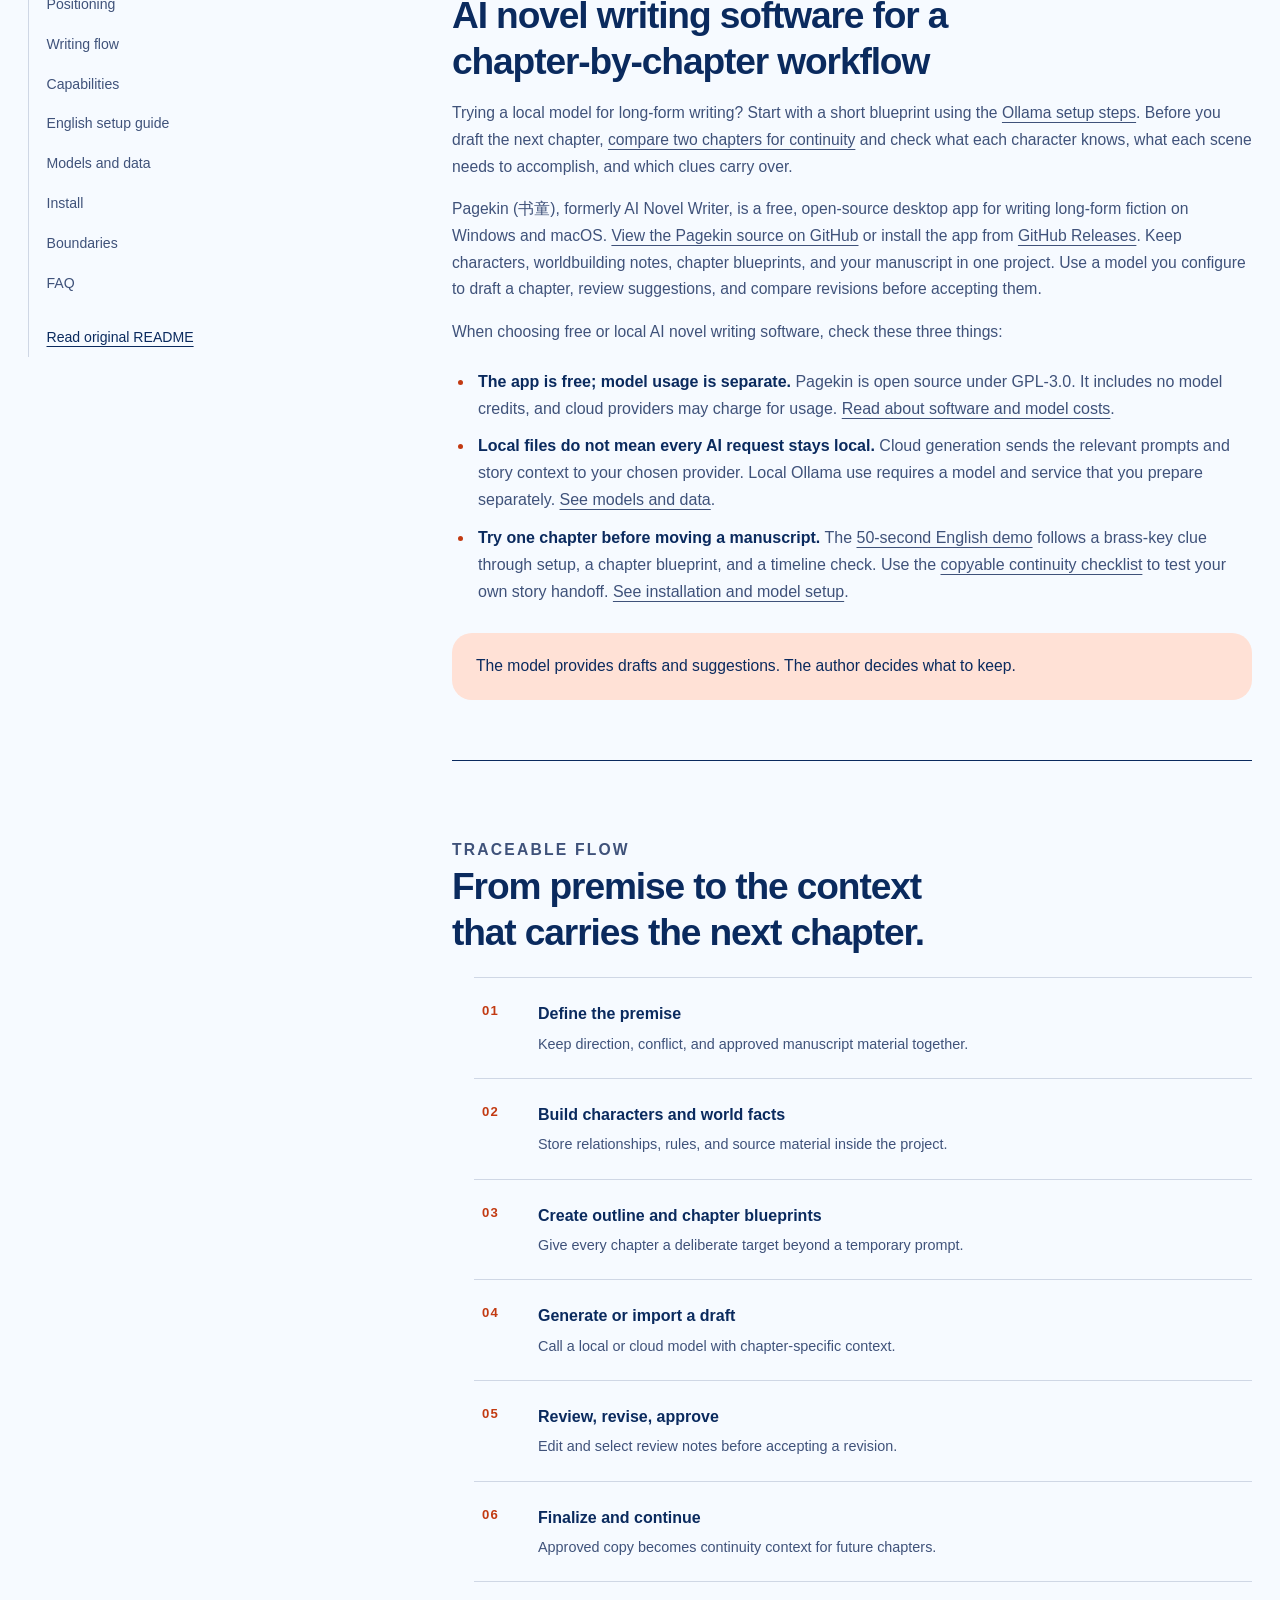
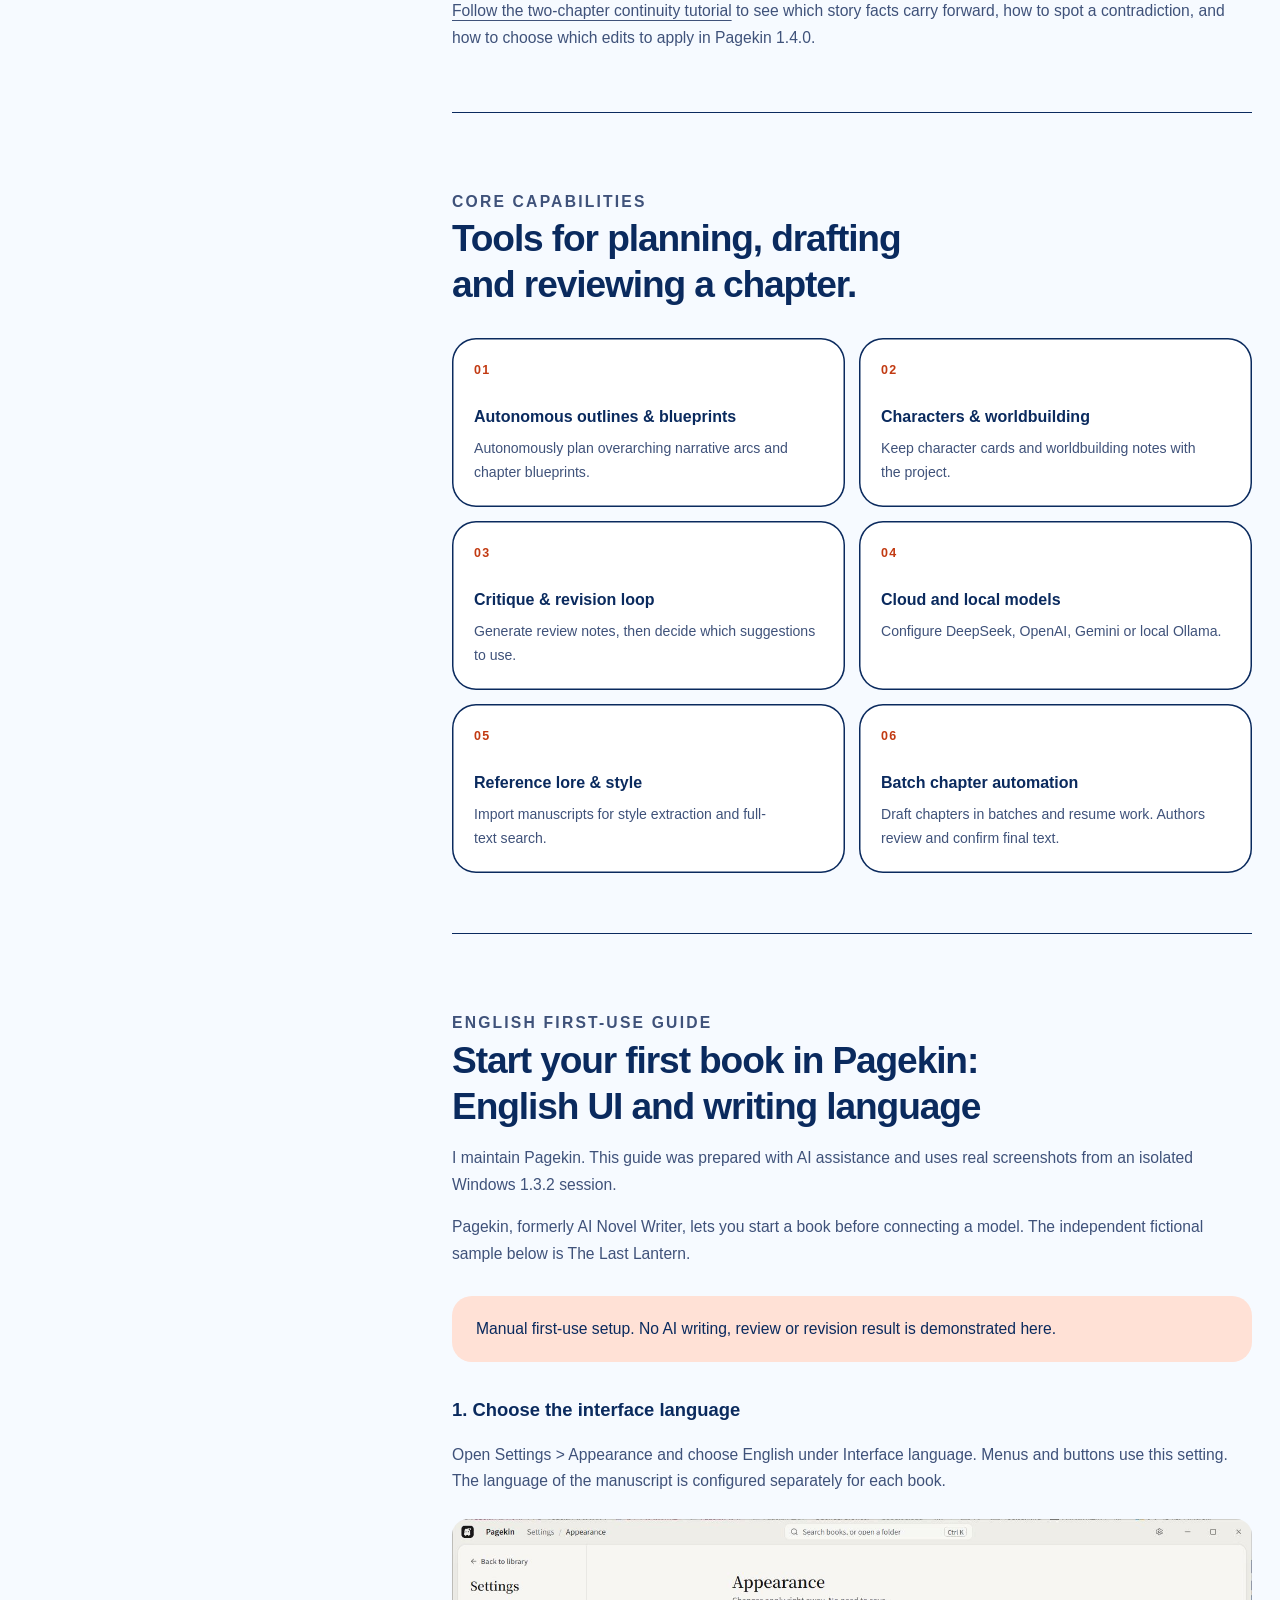
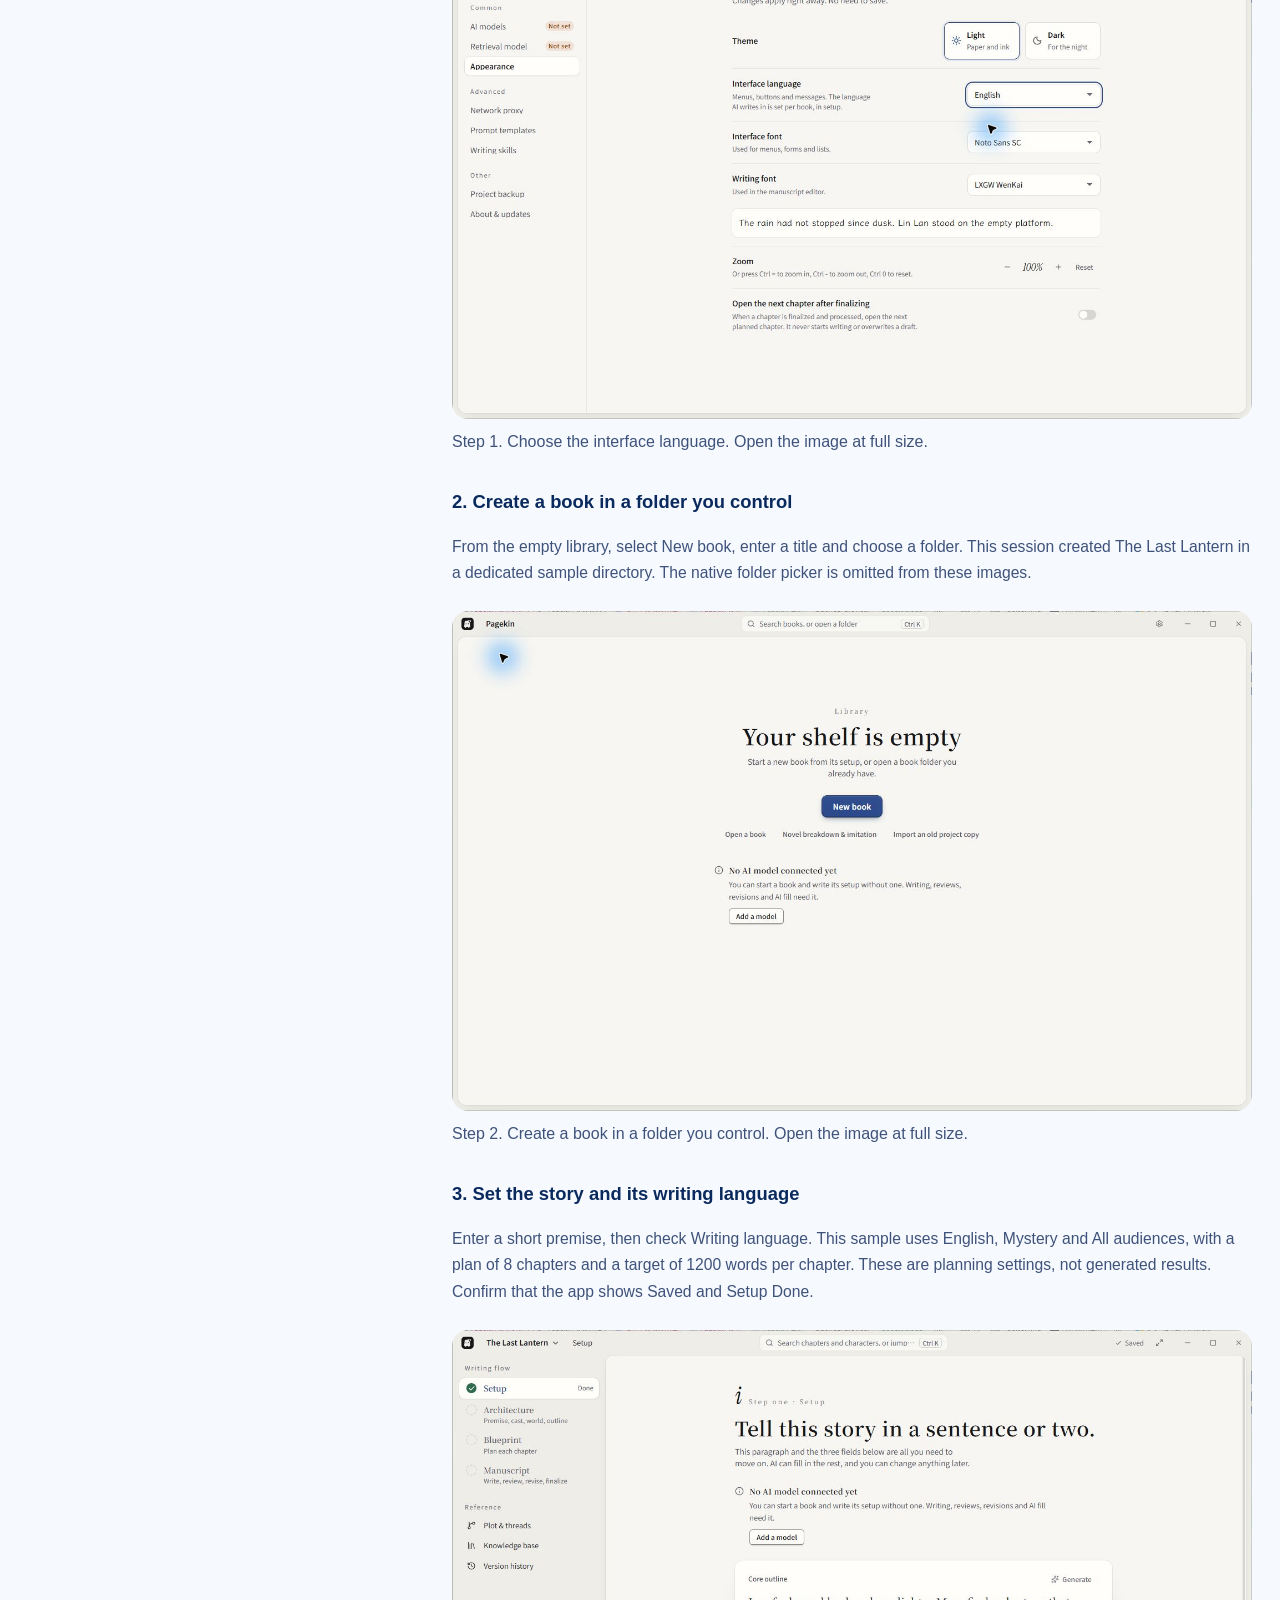
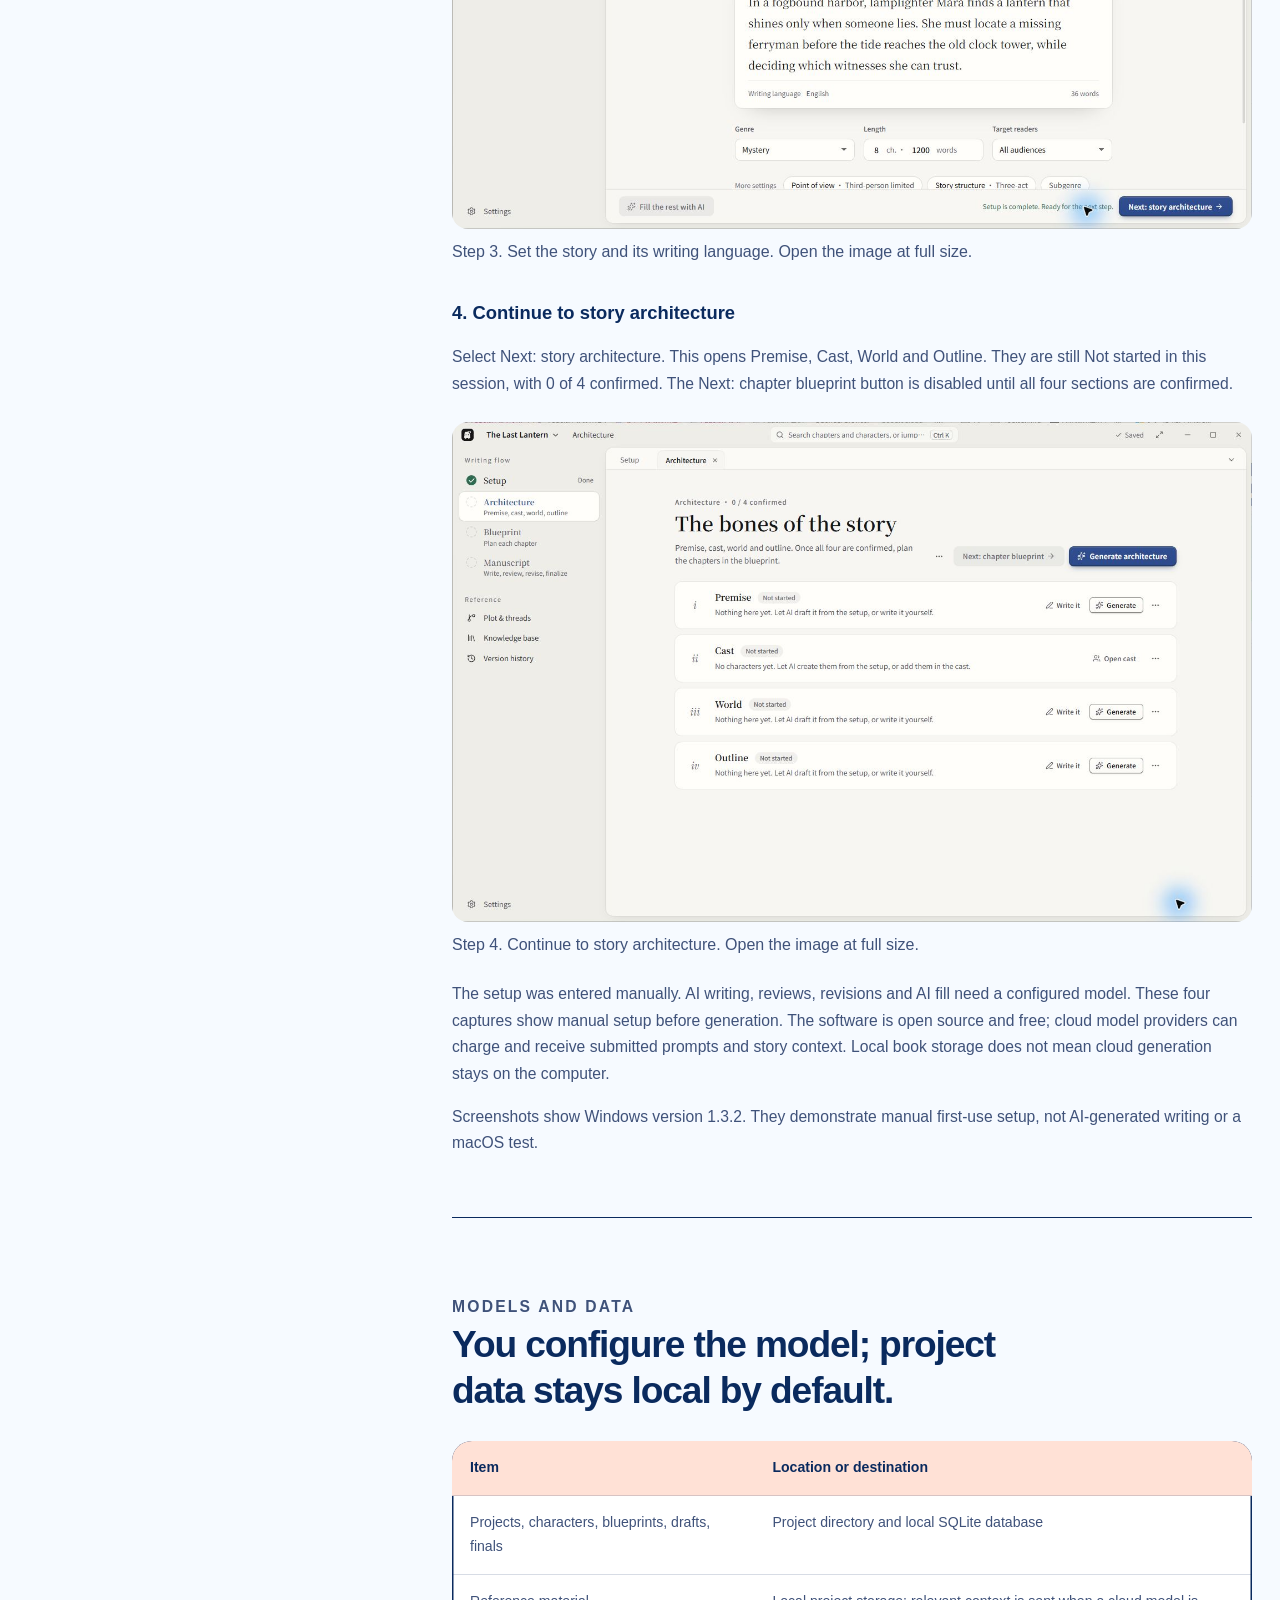
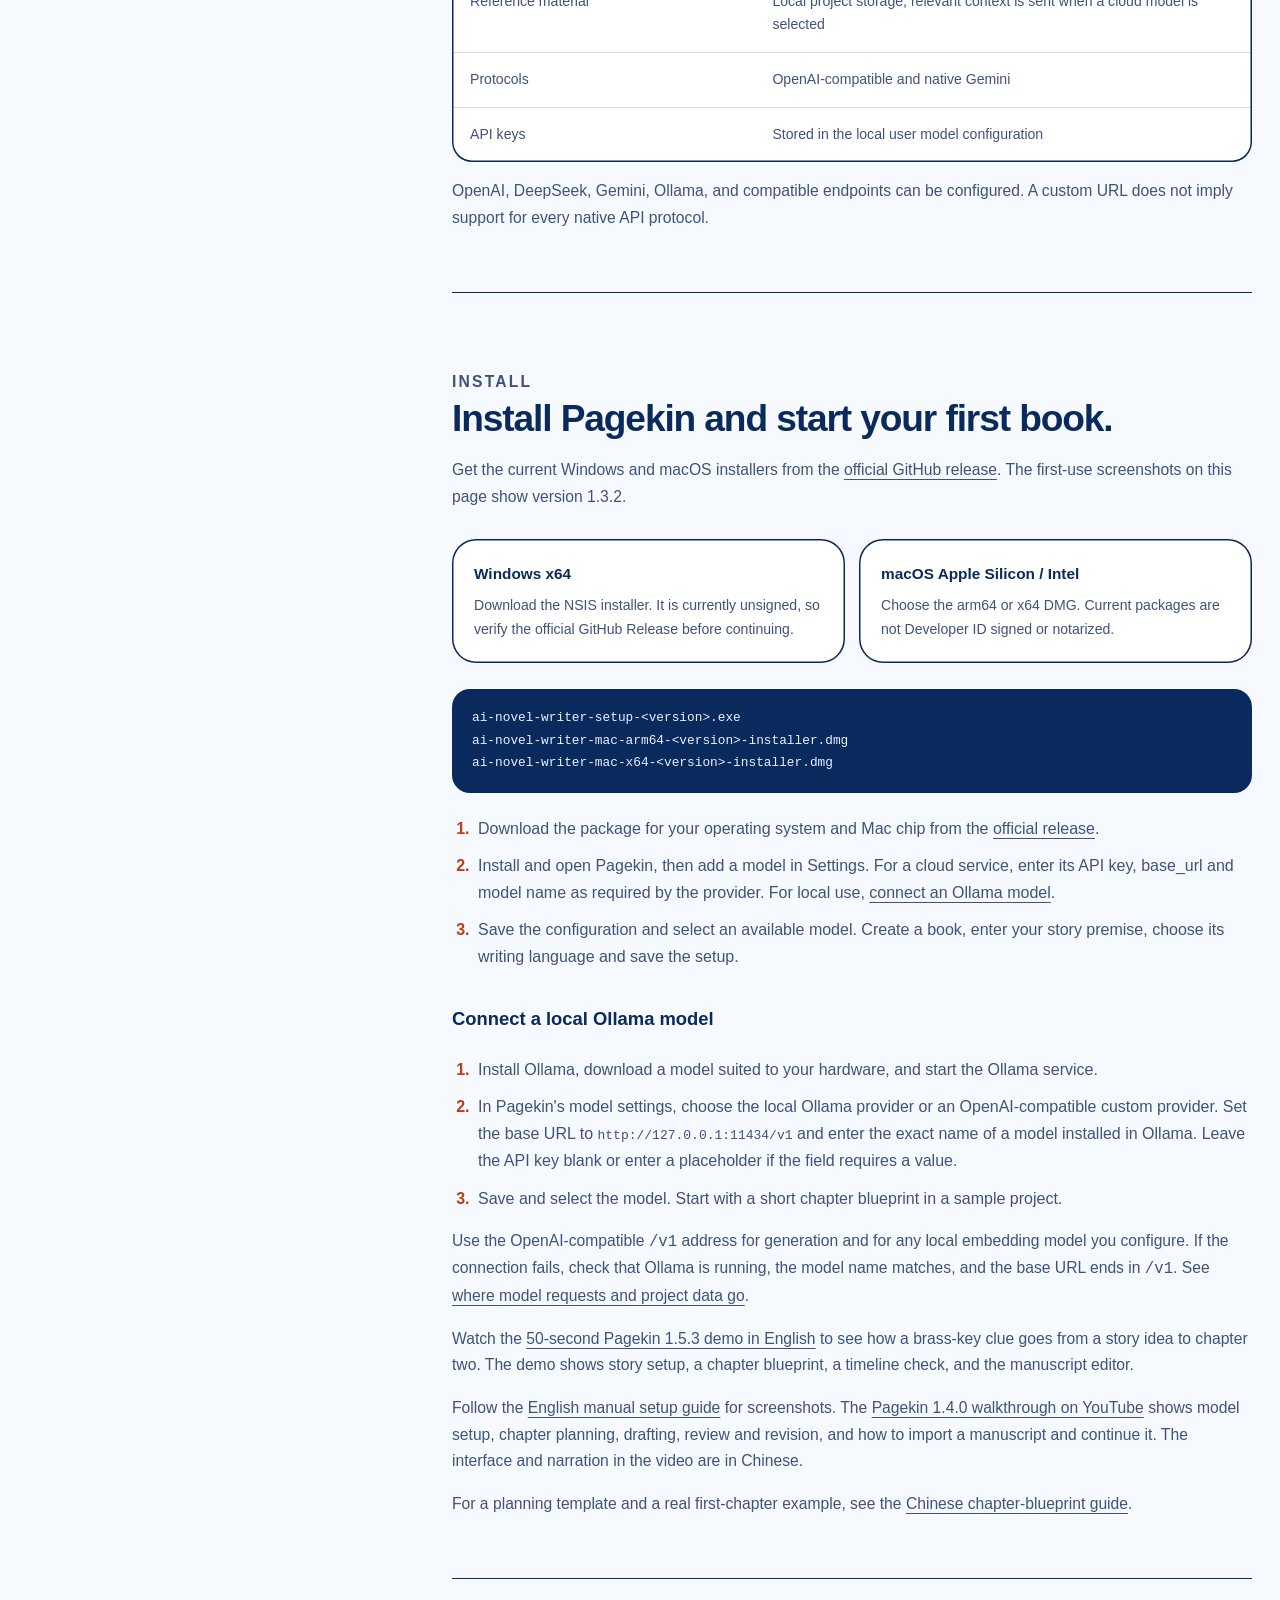
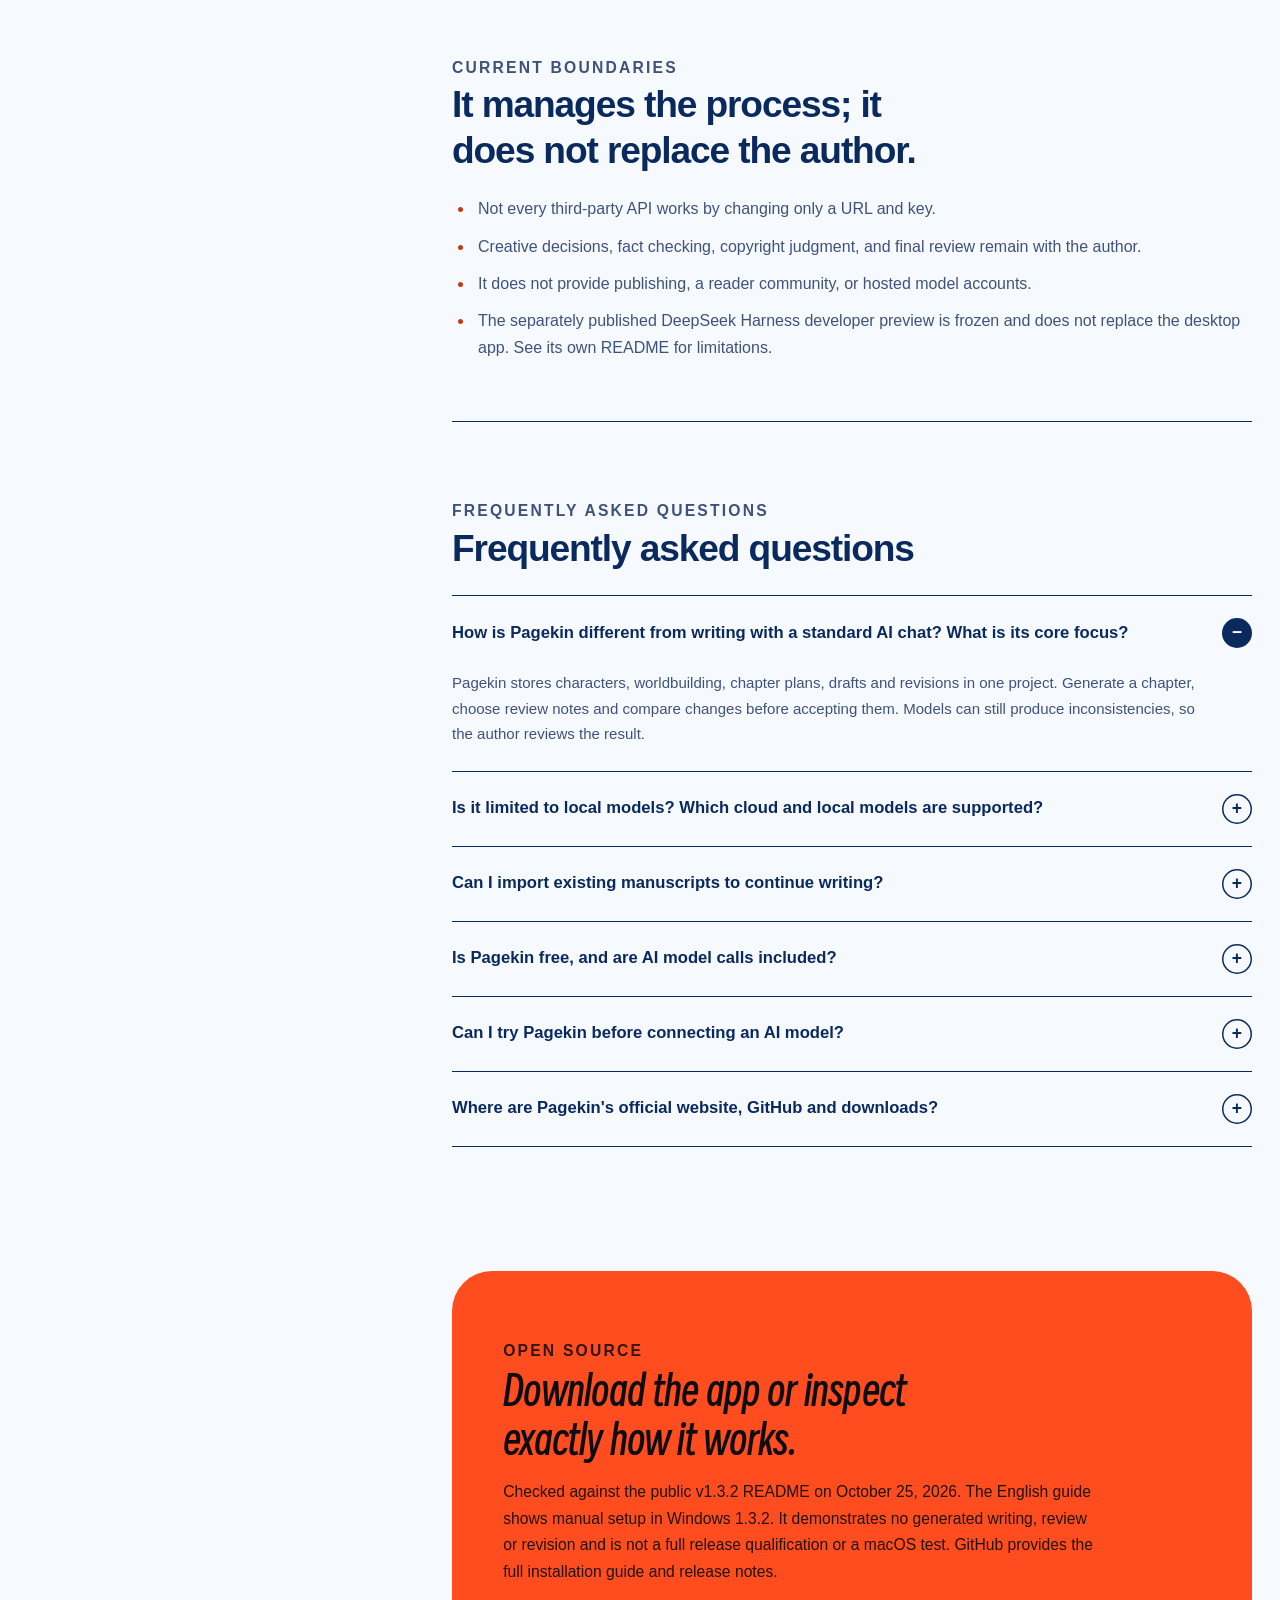
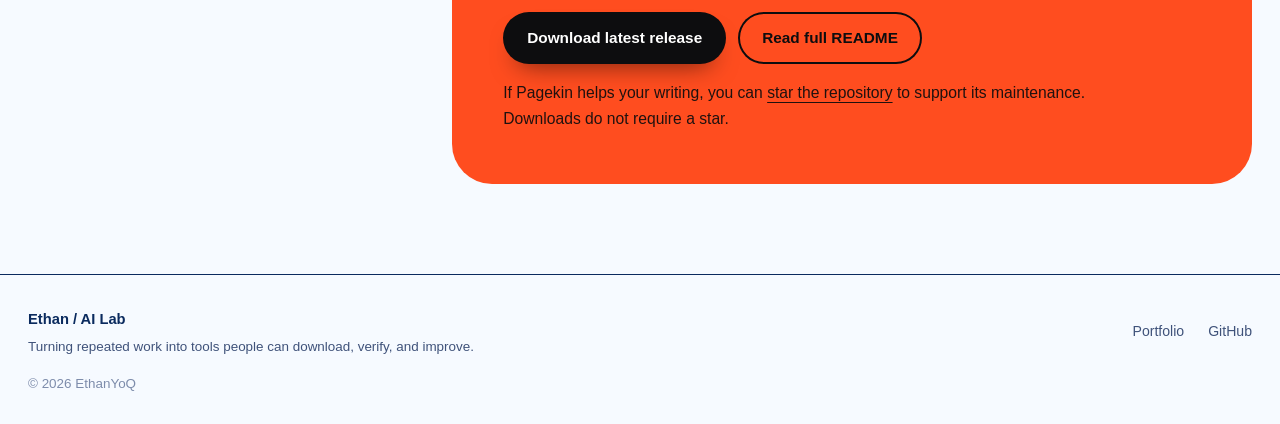
<file: en/ai-novel-writer/index.html>
<!doctype html>
<html lang="en" class="project-page theme-novel" data-project-locale="en">
<head>
  <meta charset="utf-8">
  <meta name="viewport" content="width=device-width, initial-scale=1">
  <title>Pagekin, free AI novel writing software</title>
  <meta name="description" content="Pagekin, free AI novel writing software. Plan stories, draft chapters and review revisions on Windows and macOS. Configure your own cloud or local Ollama model. Cloud usage can cost extra.">
  <meta name="robots" content="index, follow, max-image-preview:large, max-snippet:-1, max-video-preview:-1">
  <link rel="canonical" href="https://www.orz.md/en/ai-novel-writer/">
  <link rel="alternate" hreflang="zh-CN" href="https://www.orz.md/ai-novel-writer/">
  <link rel="alternate" hreflang="en" href="https://www.orz.md/en/ai-novel-writer/">
  <meta property="og:type" content="website">
  <meta property="og:site_name" content="EthanYoQ / AI LAB">
  <meta property="og:url" content="https://www.orz.md/en/ai-novel-writer/">
  <meta property="og:title" content="Pagekin, free AI novel writing software">
  <meta property="og:description" content="Pagekin, free AI novel writing software. Plan stories, draft chapters and review revisions on Windows and macOS. Configure your own cloud or local Ollama model. Cloud usage can cost extra.">
  <meta property="og:image" content="https://www.orz.md/assets/shots/pagekin-english-first-use-1.3.2/03-setup-saved-en.jpg">
  <meta name="twitter:card" content="summary_large_image">
  <meta name="twitter:title" content="Pagekin, free AI novel writing software">
  <meta name="twitter:description" content="Pagekin, free AI novel writing software. Plan stories, draft chapters and review revisions on Windows and macOS. Configure your own cloud or local Ollama model. Cloud usage can cost extra.">
  <meta name="twitter:image" content="https://www.orz.md/assets/shots/pagekin-english-first-use-1.3.2/03-setup-saved-en.jpg">
  <link rel="preload" href="/assets/fonts/smiley-display.woff2?v=20261106-pagekin" as="font" type="font/woff2" crossorigin>
  <link rel="stylesheet" href="/home.css?v=20261106-pagekin">
  <link rel="stylesheet" href="/project.css?v=20261026-locale">
  <script>document.documentElement.classList.add("js")</script>

  <script type="application/ld+json">{"@context":"https://schema.org","@type":"SoftwareApplication","@id":"https://www.orz.md/ai-novel-writer/#software","name":"Pagekin","alternateName":["AI Novel Writer","书童 Pagekin","书童"],"author":{"@type":"Person","name":"EthanYoQ","url":"https://github.com/EthanYoQ"},"applicationCategory":"MultimediaApplication","operatingSystem":"Windows, macOS","url":"https://www.orz.md/en/ai-novel-writer/","downloadUrl":"https://github.com/EthanYoQ/Pagekin/releases/latest","codeRepository":"https://github.com/EthanYoQ/Pagekin","sameAs":"https://github.com/EthanYoQ/Pagekin","image":"https://www.orz.md/assets/icons/pagekin-icon-256.png","license":"https://www.gnu.org/licenses/gpl-3.0.html","offers":{"@type":"Offer","price":"0","priceCurrency":"USD"},"featureList":"Story planning and chapter blueprints, characters and worldbuilding, drafting and review, revision comparison, self-configured cloud models or Ollama"}</script>
</head>
<body>
  <a class="skip-link" href="#project-readme">Skip to project notes</a>
  <header class="site-header">
    <nav class="nav shell" aria-label="Main navigation">
      <a class="brand" href="/"><span class="brand-name">Ethan</span><span class="brand-slash">/</span><span class="brand-lab">AI LAB</span></a>
      <div class="nav-links">
        <a href="/">All work</a>
        <a href="#project-readme">Project notes</a>
        <a href="https://github.com/EthanYoQ/Pagekin" target="_blank" rel="noreferrer">GitHub</a>
        <div class="language-switch" aria-label="Language"><a href="/ai-novel-writer/" lang="zh-CN" hreflang="zh-CN">中文</a><a href="/en/ai-novel-writer/" lang="en" hreflang="en" aria-current="page">EN</a></div>
      </div>
    </nav>
  </header>

  <main>
    <section class="project-hero shell reveal">
      <div class="project-hero-copy">
        <p class="project-breadcrumb"><a href="/">Ethan AI Lab</a> / Pagekin</p>
        <div class="project-identity"><img src="/assets/icons/pagekin-icon-256.png" alt="Pagekin icon" width="54" height="54"><div><strong>Pagekin, formerly AI Novel Writer</strong><span>SCREENSHOTS · V1.3.2</span></div></div>

        <div>
          <h1 data-font="smiley">Pagekin, free AI novel writing software</h1>
          <p class="project-lead">Pagekin, free AI novel writing software. Plan a story, draft a chapter, select review notes and compare revisions before accepting them. Configure your own cloud service or local Ollama model. Cloud usage can cost extra.</p>
          <p>Pagekin is maintained by EthanYoQ. Visit the <a href="https://www.orz.md/ai-novel-writer/">official homepage</a> or browse the <a href="https://github.com/EthanYoQ/Pagekin">Pagekin GitHub source</a>.</p>
          <ul class="project-meta"><li>Windows / macOS</li><li>Cloud & local models</li><li>GPL-3.0 Open Source</li><li>Autonomous outlines & blueprints</li></ul>
          <div class="hero-actions"><a class="button button-primary" href="https://github.com/EthanYoQ/Pagekin/releases/latest">Download desktop app</a><a class="button button-ghost" href="https://github.com/EthanYoQ/Pagekin" target="_blank" rel="noreferrer">Pagekin GitHub source</a></div>
        </div>
      </div>

      <figure class="project-proof"><figcaption><span>Manual story setup in Windows 1.3.2</span><span>English UI</span></figcaption><img src="/assets/shots/pagekin-english-first-use-1.3.2/03-setup-saved-en.jpg" alt="The Last Lantern story setup with English writing language, Saved status and Setup Done" width="1442" height="901"></figure>
    </section>

    <div class="project-body shell" id="project-readme">
      <aside class="project-toc" aria-label="On this page">
        <p>README / 01</p>

        <nav><a href="#positioning">Positioning</a><a href="#workflow">Writing flow</a><a href="#capabilities">Capabilities</a><a href="#demo">English setup guide</a><a href="#data">Models and data</a><a href="#install">Install</a><a href="#boundaries">Boundaries</a><a href="#faq">FAQ</a><a class="readme-source" href="https://github.com/EthanYoQ/Pagekin/blob/master/README_en.md" target="_blank" rel="noreferrer">Read original README</a></nav>
      </aside>

      <article class="readme">
        <section class="readme-section reveal" id="positioning">
          <div><p class="readme-eyebrow">PRODUCT POSITION</p>
          <h2>AI novel writing software for a chapter-by-chapter workflow</h2>
          <p>Trying a local model for long-form writing? Start with a short blueprint using the <a href="#ollama-setup">Ollama setup steps</a>. Before you draft the next chapter, <a href="/en/ai-novel-writer/chapter-continuity/#comparison">compare two chapters for continuity</a> and check what each character knows, what each scene needs to accomplish, and which clues carry over.</p>
          <p>Pagekin (书童), formerly AI Novel Writer, is a free, open-source desktop app for writing long-form fiction on Windows and macOS. <a href="https://github.com/EthanYoQ/Pagekin">View the Pagekin source on GitHub</a> or install the app from <a href="https://github.com/EthanYoQ/Pagekin/releases/latest">GitHub Releases</a>. Keep characters, worldbuilding notes, chapter blueprints, and your manuscript in one project. Use a model you configure to draft a chapter, review suggestions, and compare revisions before accepting them.</p>
          <p>When choosing free or local AI novel writing software, check these three things:</p>
          <ul><li><strong>The app is free; model usage is separate.</strong> Pagekin is open source under GPL-3.0. It includes no model credits, and cloud providers may charge for usage. <a href="#faq">Read about software and model costs</a>.</li><li><strong>Local files do not mean every AI request stays local.</strong> Cloud generation sends the relevant prompts and story context to your chosen provider. Local Ollama use requires a model and service that you prepare separately. <a href="#data">See models and data</a>.</li><li><strong>Try one chapter before moving a manuscript.</strong> The <a href="#english-demo">50-second English demo</a> follows a brass-key clue through setup, a chapter blueprint, and a timeline check. Use the <a href="/en/ai-novel-writer/chapter-continuity/#checklist">copyable continuity checklist</a> to test your own story handoff. <a href="#install">See installation and model setup</a>.</li></ul>
          <blockquote><p>The model provides drafts and suggestions. The author decides what to keep.</p></blockquote>
          </div>
        </section>

        <section class="readme-section reveal" id="workflow">

          <div><p class="readme-eyebrow">TRACEABLE FLOW</p><h2>From premise to the context that carries the next chapter.</h2><ol class="workflow-list"><li><strong>Define the premise</strong><span>Keep direction, conflict, and approved manuscript material together.</span></li><li><strong>Build characters and world facts</strong><span>Store relationships, rules, and source material inside the project.</span></li><li><strong>Create outline and chapter blueprints</strong><span>Give every chapter a deliberate target beyond a temporary prompt.</span></li><li><strong>Generate or import a draft</strong><span>Call a local or cloud model with chapter-specific context.</span></li><li><strong>Review, revise, approve</strong><span>Edit and select review notes before accepting a revision.</span></li><li><strong>Finalize and continue</strong><span>Approved copy becomes continuity context for future chapters.</span></li></ol><p><a href="/en/ai-novel-writer/chapter-continuity/">Follow the two-chapter continuity tutorial</a> to see which story facts carry forward, how to spot a contradiction, and how to choose which edits to apply in Pagekin 1.4.0.</p></div>
        </section>

        <section class="readme-section reveal" id="capabilities">

          <div><p class="readme-eyebrow">CORE CAPABILITIES</p><h2>Tools for planning, drafting and reviewing a chapter.</h2><div class="capability-grid"><div class="capability"><span>01</span><strong>Autonomous outlines & blueprints</strong><p>Autonomously plan overarching narrative arcs and chapter blueprints.</p></div><div class="capability"><span>02</span><strong>Characters & worldbuilding</strong><p>Keep character cards and worldbuilding notes with the project.</p></div><div class="capability"><span>03</span><strong>Critique & revision loop</strong><p>Generate review notes, then decide which suggestions to use.</p></div><div class="capability"><span>04</span><strong>Cloud and local models</strong><p>Configure DeepSeek, OpenAI, Gemini or local Ollama.</p></div><div class="capability"><span>05</span><strong>Reference lore & style</strong><p>Import manuscripts for style extraction and full-text search.</p></div><div class="capability"><span>06</span><strong>Batch chapter automation</strong><p>Draft chapters in batches and resume work. Authors review and confirm final text.</p></div></div></div>
        </section>

        <section class="readme-section reveal" id="demo">
          <p class="readme-eyebrow">ENGLISH FIRST-USE GUIDE</p>
          <h2>Start your first book in Pagekin: English UI and writing language</h2>
          <p>I maintain Pagekin. This guide was prepared with AI assistance and uses real screenshots from an isolated Windows 1.3.2 session.</p>
          <p>Pagekin, formerly AI Novel Writer, lets you start a book before connecting a model. The independent fictional sample below is The Last Lantern.</p>
          <blockquote><p>Manual first-use setup. No AI writing, review or revision result is demonstrated here.</p></blockquote>
          <h3>1. Choose the interface language</h3>
          <p>Open Settings &gt; Appearance and choose English under Interface language. Menus and buttons use this setting. The language of the manuscript is configured separately for each book.</p>
          <figure class="watch-tutorial"><a href="/assets/shots/pagekin-english-first-use-1.3.2/01-interface-language-en.jpg"><img src="/assets/shots/pagekin-english-first-use-1.3.2/01-interface-language-en.jpg" alt="Choose the interface language in the English Windows 1.3.2 interface" width="1442" height="901" loading="lazy"></a><figcaption>Step 1. Choose the interface language. Open the image at full size.</figcaption></figure>
          <h3>2. Create a book in a folder you control</h3>
          <p>From the empty library, select New book, enter a title and choose a folder. This session created The Last Lantern in a dedicated sample directory. The native folder picker is omitted from these images.</p>
          <figure class="watch-tutorial"><a href="/assets/shots/pagekin-english-first-use-1.3.2/02-empty-library-en.jpg"><img src="/assets/shots/pagekin-english-first-use-1.3.2/02-empty-library-en.jpg" alt="Create a book in a folder you control in the English Windows 1.3.2 interface" width="1442" height="901" loading="lazy"></a><figcaption>Step 2. Create a book in a folder you control. Open the image at full size.</figcaption></figure>
          <h3>3. Set the story and its writing language</h3>
          <p>Enter a short premise, then check Writing language. This sample uses English, Mystery and All audiences, with a plan of 8 chapters and a target of 1200 words per chapter. These are planning settings, not generated results. Confirm that the app shows Saved and Setup Done.</p>
          <figure class="watch-tutorial"><a href="/assets/shots/pagekin-english-first-use-1.3.2/03-setup-saved-en.jpg"><img src="/assets/shots/pagekin-english-first-use-1.3.2/03-setup-saved-en.jpg" alt="Set the story and its writing language in the English Windows 1.3.2 interface" width="1442" height="901" loading="lazy"></a><figcaption>Step 3. Set the story and its writing language. Open the image at full size.</figcaption></figure>
          <h3>4. Continue to story architecture</h3>
          <p>Select Next: story architecture. This opens Premise, Cast, World and Outline. They are still Not started in this session, with 0 of 4 confirmed. The Next: chapter blueprint button is disabled until all four sections are confirmed.</p>
          <figure class="watch-tutorial"><a href="/assets/shots/pagekin-english-first-use-1.3.2/04-architecture-en.jpg"><img src="/assets/shots/pagekin-english-first-use-1.3.2/04-architecture-en.jpg" alt="Continue to story architecture in the English Windows 1.3.2 interface" width="1442" height="901" loading="lazy"></a><figcaption>Step 4. Continue to story architecture. Open the image at full size.</figcaption></figure>
          <p>The setup was entered manually. AI writing, reviews, revisions and AI fill need a configured model. These four captures show manual setup before generation. The software is open source and free; cloud model providers can charge and receive submitted prompts and story context. Local book storage does not mean cloud generation stays on the computer.</p>
          <p>Screenshots show Windows version 1.3.2. They demonstrate manual first-use setup, not AI-generated writing or a macOS test.</p>
        </section>

        <section class="readme-section reveal" id="data">

          <div><p class="readme-eyebrow">MODELS AND DATA</p><h2>You configure the model; project data stays local by default.</h2><table class="readme-table"><thead><tr><th>Item</th><th>Location or destination</th></tr></thead><tbody><tr><td>Projects, characters, blueprints, drafts, finals</td><td>Project directory and local SQLite database</td></tr><tr><td>Reference material</td><td>Local project storage; relevant context is sent when a cloud model is selected</td></tr><tr><td>Protocols</td><td>OpenAI-compatible and native Gemini</td></tr><tr><td>API keys</td><td>Stored in the local user model configuration</td></tr></tbody></table><p>OpenAI, DeepSeek, Gemini, Ollama, and compatible endpoints can be configured. A custom URL does not imply support for every native API protocol.</p></div>
        </section>

        <section class="readme-section reveal" id="install">

          <div><p class="readme-eyebrow">INSTALL</p><h2>Install Pagekin and start your first book.</h2><p>Get the current Windows and macOS installers from the <a href="https://github.com/EthanYoQ/Pagekin/releases/latest">official GitHub release</a>. The first-use screenshots on this page show version 1.3.2.</p><div class="note-grid"><div class="note-card"><strong>Windows x64</strong><p>Download the NSIS installer. It is currently unsigned, so verify the official GitHub Release before continuing.</p></div><div class="note-card"><strong>macOS Apple Silicon / Intel</strong><p>Choose the arm64 or x64 DMG. Current packages are not Developer ID signed or notarized.</p></div></div><pre class="code-block">ai-novel-writer-setup-&lt;version&gt;.exe&#10;ai-novel-writer-mac-arm64-&lt;version&gt;-installer.dmg&#10;ai-novel-writer-mac-x64-&lt;version&gt;-installer.dmg</pre>
          <ol><li>Download the package for your operating system and Mac chip from the <a href="https://github.com/EthanYoQ/Pagekin/releases/latest">official release</a>.</li><li>Install and open Pagekin, then add a model in Settings. For a cloud service, enter its API key, base_url and model name as required by the provider. For local use, <a href="#ollama-setup">connect an Ollama model</a>.</li><li>Save the configuration and select an available model. Create a book, enter your story premise, choose its writing language and save the setup.</li></ol>
          <h3 id="ollama-setup">Connect a local Ollama model</h3>
          <ol>
            <li>Install Ollama, download a model suited to your hardware, and start the Ollama service.</li>
            <li>In Pagekin's model settings, choose the local Ollama provider or an OpenAI-compatible custom provider. Set the base URL to <code>http://127.0.0.1:11434/v1</code> and enter the exact name of a model installed in Ollama. Leave the API key blank or enter a placeholder if the field requires a value.</li>
            <li>Save and select the model. Start with a short chapter blueprint in a sample project.</li>
          </ol>
          <p>Use the OpenAI-compatible <code>/v1</code> address for generation and for any local embedding model you configure. If the connection fails, check that Ollama is running, the model name matches, and the base URL ends in <code>/v1</code>. See <a href="#data">where model requests and project data go</a>.</p>
          <p id="english-demo">Watch the <a href="https://www.youtube.com/watch?v=8CJ762OUbUI">50-second Pagekin 1.5.3 demo in English</a> to see how a brass-key clue goes from a story idea to chapter two. The demo shows story setup, a chapter blueprint, a timeline check, and the manuscript editor.</p>
          <p>Follow the <a href="#demo">English manual setup guide</a> for screenshots. The <a href="https://www.youtube.com/watch?v=Vaeg_1c3Djk">Pagekin 1.4.0 walkthrough on YouTube</a> shows model setup, chapter planning, drafting, review and revision, and how to import a manuscript and continue it. The interface and narration in the video are in Chinese.</p>
          <p>For a planning template and a real first-chapter example, see the <a href="/ai-novel-writer/chapter-blueprint/" hreflang="zh-CN">Chinese chapter-blueprint guide</a>.</p></div>
        </section>

        <section class="readme-section reveal" id="boundaries">

          <div><p class="readme-eyebrow">CURRENT BOUNDARIES</p><h2>It manages the process; it does not replace the author.</h2><ul><li>Not every third-party API works by changing only a URL and key.</li><li>Creative decisions, fact checking, copyright judgment, and final review remain with the author.</li><li>It does not provide publishing, a reader community, or hosted model accounts.</li><li>The separately published DeepSeek Harness developer preview is frozen and does not replace the desktop app. See its own README for limitations.</li></ul></div>
        </section>

        <section class="readme-section reveal" id="faq">

          <div>
            <p class="readme-eyebrow">FREQUENTLY ASKED QUESTIONS</p>
            <h2>Frequently asked questions</h2>
            <div class="faq-list">
              <details class="faq-item" open>
                <summary>How is Pagekin different from writing with a standard AI chat? What is its core focus?</summary>
                <div class="faq-answer">
                  <p>Pagekin stores characters, worldbuilding, chapter plans, drafts and revisions in one project. Generate a chapter, choose review notes and compare changes before accepting them. Models can still produce inconsistencies, so the author reviews the result.</p>
                </div>
              </details>
              <details class="faq-item">
                <summary>Is it limited to local models? Which cloud and local models are supported?</summary>
                <div class="faq-answer">
                  <p>Configure an OpenAI-compatible service, native Google Gemini, or local Ollama. No model or quota is bundled. Cloud providers can charge for usage and receive the prompts and context you send.</p>
                </div>
              </details>
              <details class="faq-item">
                <summary>Can I import existing manuscripts to continue writing?</summary>
                <div class="faq-answer">
                  <p>Yes. Import your manuscript to continue working, or select a passage to continue, expand or rewrite it. Check the current README for supported formats and review all generated text.</p>
                </div>
              </details>
              <details class="faq-item">
                <summary>Is Pagekin free, and are AI model calls included?</summary>
                <div class="faq-answer">
                  <p>Pagekin is free software under GPL-3.0. AI generation needs a cloud model service or local Ollama that you configure separately. Model credits are not included. Cloud providers may charge according to the model and usage. Local models need suitable hardware and have running costs such as electricity.</p>
                </div>
              </details>
              <details class="faq-item">
                <summary>Can I try Pagekin before connecting an AI model?</summary>
                <div class="faq-answer">
                  <p>Yes. You can create a book, enter story details and choose its writing language before connecting a model. AI generation, review and revision need a configured model. The <a href="#demo">English manual setup guide</a> shows these first steps in Windows 1.3.2. It does not show AI-generated writing.</p>
                </div>
              </details>
              <details class="faq-item">
                <summary>Where are Pagekin's official website, GitHub and downloads?</summary>
                <div class="faq-answer">
                  <p>Pagekin (书童) is desktop novel writing software for Windows and macOS, maintained by EthanYoQ. Visit the <a href="https://www.orz.md/en/ai-novel-writer/">official homepage</a> for the product overview, the <a href="https://github.com/EthanYoQ/Pagekin">GitHub repository</a> for source code, and <a href="https://github.com/EthanYoQ/Pagekin/releases/latest">official downloads</a> for installers. Start with the <a href="#install">installation and model setup steps</a>.</p>
                </div>
              </details>
            </div>
          </div>
        </section>

        <div class="project-cta"><div><p class="readme-eyebrow">OPEN SOURCE</p><h2>Download the app or inspect exactly how it works.</h2><p>Checked against the public v1.3.2 README on October 25, 2026. The English guide shows manual setup in Windows 1.3.2. It demonstrates no generated writing, review or revision and is not a full release qualification or a macOS test. GitHub provides the full installation guide and release notes.</p><div class="hero-actions"><a class="button button-primary" href="https://github.com/EthanYoQ/Pagekin/releases/latest">Download latest release</a><a class="button button-ghost" href="https://github.com/EthanYoQ/Pagekin/blob/master/README_en.md" target="_blank" rel="noreferrer">Read full README</a></div><p>If Pagekin helps your writing, you can <a href="https://github.com/EthanYoQ/Pagekin" target="_blank" rel="noreferrer">star the repository</a> to support its maintenance. Downloads do not require a star.</p></div></div>
      </article>
    </div>
  </main>

  <footer class="site-footer"><div class="footer-grid shell"><div class="project-footer-note"><strong>Ethan / AI Lab</strong><p>Turning repeated work into tools people can download, verify, and improve.</p></div><div class="footer-links"><a href="/">Portfolio</a><a href="https://github.com/EthanYoQ" target="_blank" rel="noreferrer">GitHub</a></div><p class="copyright">© <span id="year">2026</span> EthanYoQ</p></div></footer>
  <script src="/project.js?v=20261026-locale" defer></script>
</body>
</html>
</file>
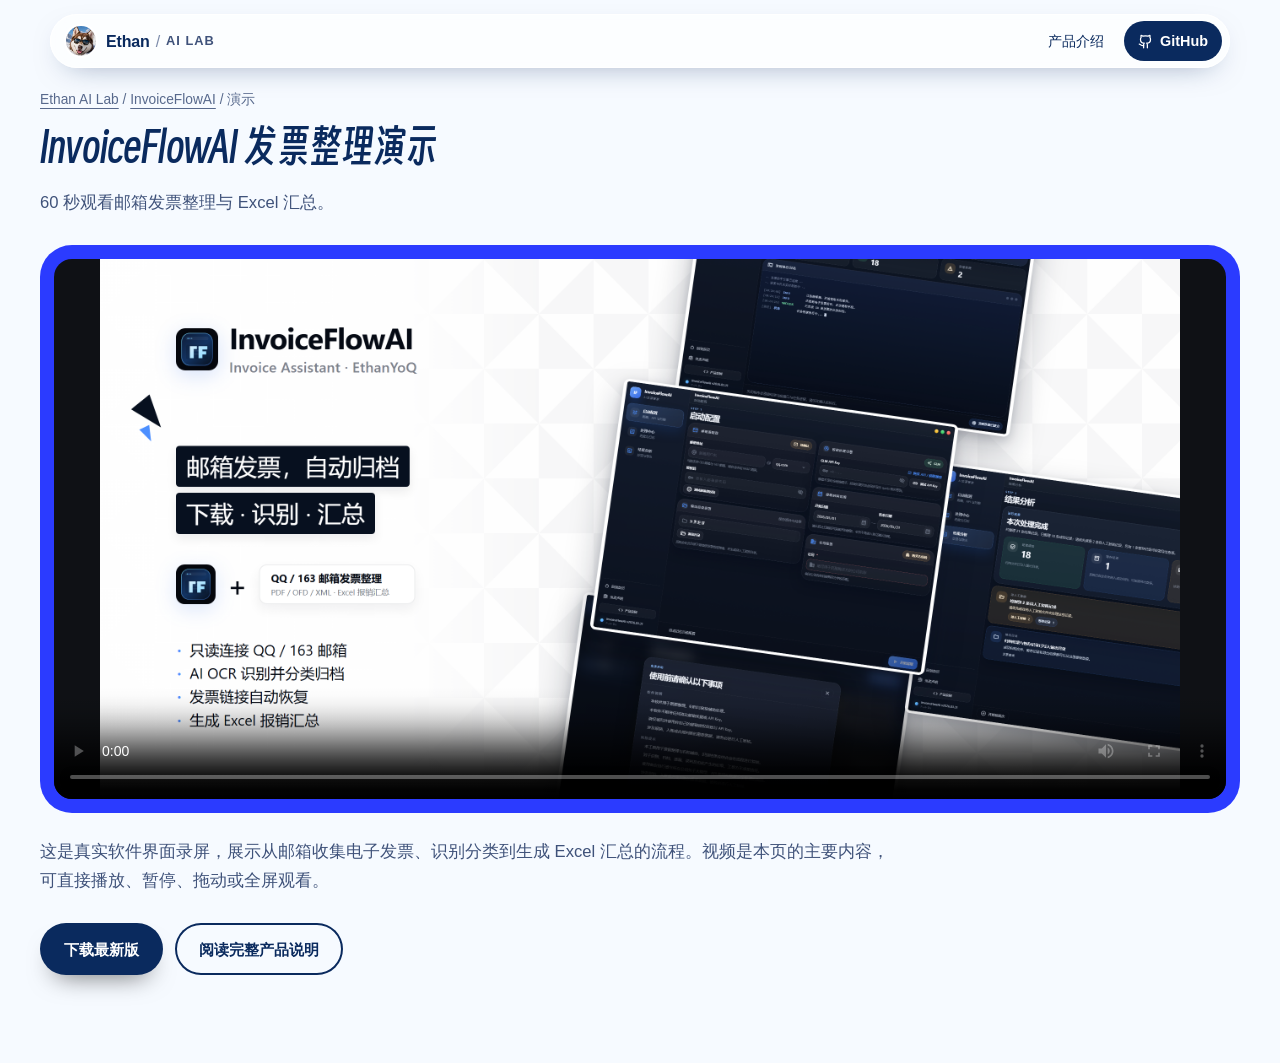
<file: invoice-downloader/demo/index.html>
<!doctype html>
<html lang="zh-CN" class="project-page watch-page video-watch-page theme-invoice">
<head>
  <meta charset="utf-8">
  <meta name="viewport" content="width=device-width, initial-scale=1">
  <title>InvoiceFlowAI 真实操作演示：邮箱发票整理到 Excel</title>
  <meta name="description" content="观看 InvoiceFlowAI 的 60 秒真实操作录屏，了解如何收集邮箱电子发票、识别分类并生成 Excel 汇总。">
  <meta name="robots" content="index, follow, max-image-preview:large, max-snippet:-1, max-video-preview:-1">
  <link rel="canonical" href="https://www.orz.md/invoice-downloader/demo/">
  <meta property="og:type" content="video.other">
  <meta property="og:url" content="https://www.orz.md/invoice-downloader/demo/">
  <meta property="og:title" content="InvoiceFlowAI 邮箱发票整理演示">
  <meta property="og:description" content="60 秒展示从邮箱收集电子发票、识别分类到生成 Excel 汇总。">
  <meta property="og:image" content="https://www.orz.md/assets/screens/invoiceflowai.png">
  <link rel="preload" href="/assets/fonts/smiley-display.woff2?v=20261002-img2" as="font" type="font/woff2" crossorigin>
  <link rel="stylesheet" href="/home.css?v=20261002-img2">
  <link rel="stylesheet" href="/project.css?v=20261106-video">
  <script type="application/ld+json">{"@context":"https://schema.org","@type":"VideoObject","name":"InvoiceFlowAI 邮箱发票整理与 Excel 汇总演示","description":"60 秒展示 InvoiceFlowAI 从邮箱收集电子发票、识别分类到生成 Excel 汇总的真实界面。","thumbnailUrl":["https://www.orz.md/assets/screens/invoiceflowai.png"],"uploadDate":"2026-08-29T20:27:37Z","duration":"PT60S","contentUrl":"https://www.orz.md/assets/video/invoiceflowai.mp4"}</script>
</head>
<body>
  <header class="site-header"><nav class="nav shell" aria-label="主导航"><a class="brand" href="/"><span class="brand-name">Ethan</span><span class="brand-slash">/</span><span class="brand-lab">AI LAB</span></a><div class="nav-links"><a href="/invoice-downloader/">产品介绍</a><a href="https://github.com/EthanYoQ/Invoice-Downloader">GitHub</a></div></nav></header>
  <main><div class="watch-shell"><div class="watch-copy"><p class="project-breadcrumb"><a href="/">Ethan AI Lab</a> / <a href="/invoice-downloader/">InvoiceFlowAI</a> / 演示</p><h1 data-font="smiley">InvoiceFlowAI 发票整理演示</h1><p>60 秒观看邮箱发票整理与 Excel 汇总。</p></div><figure class="watch-player"><video controls playsinline preload="metadata" poster="/assets/screens/invoiceflowai.png"><source src="/assets/video/invoiceflowai.mp4" type="video/mp4">你的浏览器不支持 HTML5 视频。</video></figure><div class="watch-copy"><p>这是真实软件界面录屏，展示从邮箱收集电子发票、识别分类到生成 Excel 汇总的流程。视频是本页的主要内容，可直接播放、暂停、拖动或全屏观看。</p></div><div class="watch-actions"><a class="button button-primary" href="https://github.com/EthanYoQ/Invoice-Downloader/releases/latest">下载最新版</a><a class="button button-ghost" href="/invoice-downloader/">阅读完整产品说明</a></div></div></main>
</body>
</html>
</file>
<file: home.css>
/* EthanYoQ 作品站 · 雪山哈士奇 × 色域海报（见 DESIGN.md） */
@font-face { font-family: "Smiley"; src: url(/assets/fonts/smiley-display.woff2?v=20261106-pagekin) format("woff2"); font-display: swap; }
@font-face { font-family: "Kai"; src: url(/assets/fonts/kai-display.woff2?v=20261002-img2) format("woff2"); font-display: swap; }

:root {
  color-scheme: light;
  --sky-1: #1b5be0;
  --sky-2: #2f74e6;
  --sky-3: #8ec1ff;
  --pale: #c3e2ff;
  --snow: #f6faff;
  --navy: #0a2a5e;
  --ink: #0d0d0f;
  --ember: #ff4d1f;
  --cobalt: #2b3bff;
  --muted: #3f527a;
  --faint: #7d8cab;
  --line: rgba(10, 42, 94, .16);
  --focus: #ffb21e;
  --shell: 1240px;
  --ease: cubic-bezier(.22, .8, .3, 1);
  --poster: "Smiley", "PingFang SC", "Microsoft YaHei UI", "Microsoft YaHei", sans-serif;
  --hand: "Kai", "KaiTi", "STKaiti", "Songti SC", serif;
  --body: -apple-system, BlinkMacSystemFont, "Segoe UI Variable Text", "Segoe UI", "PingFang SC", "Hiragino Sans GB", "Microsoft YaHei UI", "Microsoft YaHei", "Noto Sans SC", sans-serif;
}

* { box-sizing: border-box; }
html { scroll-behavior: smooth; scroll-padding-top: 90px; }
body { margin: 0; overflow-x: clip; color: var(--navy); background: var(--snow); font-family: var(--body); line-height: 1.7; -webkit-font-smoothing: antialiased; text-rendering: optimizeLegibility; }
img, video { display: block; max-width: 100%; }
a { color: inherit; }
button { font: inherit; }
h1, h2, h3, p { overflow-wrap: break-word; }
[hidden] { display: none !important; }
.shell { width: min(var(--shell), calc(100% - 56px)); margin-inline: auto; }
a:focus-visible, button:focus-visible, video:focus-visible, summary:focus-visible { outline: 3px solid var(--focus); outline-offset: 3px; border-radius: 8px; }
.skip-link { position: fixed; top: 12px; left: 12px; z-index: 200; padding: 10px 16px; color: #fff; background: var(--navy); border-radius: 999px; transform: translateY(-200%); transition: transform .2s var(--ease); }
.skip-link:focus-visible { transform: translateY(0); }

/* 图标：矢量来自 better-icons（Lucide），mask 继承文字颜色 */
.icon { display: inline-block; flex: none; width: 1.1em; height: 1.1em; background: currentColor; -webkit-mask: var(--i) center / contain no-repeat; mask: var(--i) center / contain no-repeat; }
.i-github { --i: url(/assets/icons/ui/github.svg?v=20261002-img2); }
.i-arrow-right { --i: url(/assets/icons/ui/arrow-right.svg?v=20261002-img2); }
.i-arrow-down { --i: url(/assets/icons/ui/arrow-down.svg?v=20261002-img2); }
.i-arrow-up-right { --i: url(/assets/icons/ui/arrow-up-right.svg?v=20261002-img2); }
.i-play { --i: url(/assets/icons/ui/play.svg?v=20261002-img2); }
.i-star { --i: url(/assets/icons/ui/star.svg?v=20261002-img2); }

/* 悬浮胶囊顶栏（首页与详情页共用） */
.site-header { position: fixed; z-index: 100; inset: 14px 14px auto; pointer-events: none; }
.nav { width: min(1180px, 100%); max-width: none; margin-inline: auto; padding: 7px 8px 7px 16px; display: flex; align-items: center; justify-content: space-between; gap: 16px; border-radius: 999px; background: rgba(255, 255, 255, .7); backdrop-filter: blur(14px) saturate(1.5); -webkit-backdrop-filter: blur(14px) saturate(1.5); box-shadow: 0 10px 30px -16px rgba(10, 42, 94, .5), inset 0 0 0 1px rgba(255, 255, 255, .8); pointer-events: auto; }
.brand { display: inline-flex; align-items: center; gap: 10px; text-decoration: none; font-weight: 740; letter-spacing: -.01em; }
.brand::before { content: ""; width: 30px; height: 30px; border-radius: 50%; background: url(/assets/brand/ethan.png) center / cover; box-shadow: 0 0 0 2px #fff; }
.brand-slash { margin-inline: -4px; color: var(--faint); font-weight: 400; }
.brand-lab { color: var(--muted); font-size: .8rem; font-weight: 650; letter-spacing: .08em; }
.nav-links { display: flex; align-items: center; gap: 2px; font-size: .9rem; }
.nav-links > a { padding: 8px 14px; border-radius: 999px; text-decoration: none; transition: background-color .15s; }
.nav-links > a:hover { background: rgba(10, 42, 94, .08); }
.nav-links > a[href^="https://github.com"] { display: inline-flex; align-items: center; gap: 7px; margin-left: 4px; color: #fff; background: var(--navy); font-weight: 680; order: 9; }
.nav-links > a[href^="https://github.com"]::before { content: ""; width: 1.05em; height: 1.05em; background: currentColor; -webkit-mask: url(/assets/icons/ui/github.svg?v=20261002-img2) center / contain no-repeat; mask: url(/assets/icons/ui/github.svg?v=20261002-img2) center / contain no-repeat; }
.nav-links > a[href^="https://github.com"]:hover { background: #123a80; }
.language-switch { display: inline-flex; align-items: center; margin-left: 6px; }
.language-switch > span { display: none; }
.language-switch button { min-width: 36px; min-height: 36px; padding: 0 6px; color: var(--faint); background: none; border: 0; border-radius: 999px; cursor: pointer; font-size: .86rem; }
.language-switch button[aria-pressed="true"] { color: var(--navy); font-weight: 760; }

/* 按钮 */
.hero-actions, .actions { display: flex; flex-wrap: wrap; align-items: center; gap: 12px; }
.button, .btn { display: inline-flex; min-height: 52px; align-items: center; justify-content: center; gap: 9px; padding: 0 24px; border: 0; border-radius: 999px; text-decoration: none; font-size: .96rem; font-weight: 720; line-height: 1; transition: transform .18s var(--ease), box-shadow .2s, background-color .2s; }
.button:hover, .btn:hover { transform: translateY(-3px); }
.button:active, .btn:active { transform: scale(.96); }
.button-primary, .btn.fill { color: #fff; background: var(--navy); box-shadow: 0 14px 28px -14px rgba(10, 42, 94, .75); }
.button-ghost, .btn.line { color: inherit; background: transparent; box-shadow: inset 0 0 0 2px currentColor; }
.button-ghost { color: var(--navy); }

/* ========== 首页：天空首屏 ========== */
.sky { position: relative; min-height: 100vh; padding: 128px 6vw 0; display: grid; grid-template-columns: minmax(0, 1.05fr) minmax(0, .95fr); grid-template-rows: 1fr auto; align-items: center; column-gap: 3vw; overflow: hidden; color: #fff; background: linear-gradient(180deg, var(--sky-1) 0%, var(--sky-2) 72%, var(--sky-3) 100%); }
.sky::before { content: "orz.md"; position: absolute; left: 50%; bottom: 40px; transform: translateX(-50%); font-family: var(--poster); font-size: 25vw; line-height: 1; color: rgba(255, 255, 255, .13); white-space: nowrap; pointer-events: none; }
#snow { position: absolute; inset: 0; z-index: 1; width: 100%; height: 100%; pointer-events: none; }
.sky-copy { position: relative; z-index: 3; padding-bottom: 7vh; }
.pill { display: inline-flex; align-items: center; gap: 9px; padding: 6px 15px; border-radius: 999px; background: rgba(255, 255, 255, .2); box-shadow: inset 0 0 0 1px rgba(255, 255, 255, .55); font-size: .82rem; font-weight: 700; letter-spacing: .08em; }
.sky h1 { margin: 3vh 0 0; font-weight: 500; line-height: 1.04; }
.sky .greet { display: block; font-family: var(--hand); font-size: clamp(3.4rem, 8vw, 9rem); letter-spacing: -.02em; text-shadow: 0 6px 30px rgba(10, 42, 94, .3); }
.sky h1 em { display: block; max-width: 12em; margin-top: .6em; font-family: var(--hand); font-style: normal; font-size: clamp(1.4rem, 2.9vw, 3.1rem); line-height: 1.3; }
.sky .lead { max-width: 31rem; margin: 3vh 0 0; font-size: 1.1rem; font-weight: 500; text-wrap: pretty; text-shadow: 0 1px 12px rgba(10, 42, 94, .35); }
.sky .hero-actions { margin-top: 4vh; }
.sky .button-primary { background: #fff; color: var(--navy); }
.sky .button-ghost { color: #fff; }
.hero-facts { margin: 3.4vh 0 0; padding: 0; display: flex; flex-wrap: wrap; gap: 6px 20px; list-style: none; font-size: .88rem; font-weight: 560; }
.hero-facts li { display: inline-flex; align-items: center; gap: 8px; }
.hero-facts li::before { content: ""; width: 6px; height: 6px; border-radius: 50%; background: #fff; }

.husky-wrap { position: relative; z-index: 3; justify-self: center; width: min(32vw, 420px); aspect-ratio: 1; perspective: 1000px; margin-bottom: 7vh; }
.husky { position: absolute; inset: 0; overflow: hidden; border: clamp(8px, 1vw, 14px) solid #fff; border-radius: 46% 54% 50% 50% / 52% 48% 54% 46%; background: #fff; box-shadow: 0 50px 80px -30px rgba(5, 25, 70, .7); transform: rotate(4deg); will-change: transform; }
.husky img { width: 100%; height: 100%; object-fit: cover; }
.husky::after { content: ""; position: absolute; inset: -40% 0; background: linear-gradient(105deg, transparent 40%, rgba(255, 255, 255, .55) 50%, transparent 60%); transform: translateX(-120%); animation: glint 5.5s 1.2s infinite; }
@keyframes glint { 0%, 70% { transform: translateX(-120%); } 100% { transform: translateX(120%); } }
.bubble { position: absolute; z-index: 4; top: -3%; left: -12%; min-width: 4.5em; padding: 10px 22px; border-radius: 26px 26px 26px 6px; background: #fff; color: var(--navy); font-family: var(--hand); font-size: clamp(1.4rem, 2.4vw, 2.3rem); line-height: 1.3; text-align: center; box-shadow: 0 16px 30px -14px rgba(5, 25, 70, .6); transform: rotate(-5deg); transition: transform .3s var(--ease); }
.bubble.pop { transform: rotate(-5deg) scale(1.08); }
.orb { position: absolute; z-index: 4; width: clamp(52px, 5.6vw, 80px); aspect-ratio: 1; padding: 6px; border-radius: 24%; background: #fff; box-shadow: 0 18px 30px -12px rgba(5, 25, 70, .6); animation: bob 4.6s ease-in-out infinite; transition: scale .2s var(--ease); }
.orb:hover { scale: 1.12; }
.orb img { width: 100%; height: 100%; border-radius: 20%; object-fit: cover; }
.orb.o1 { right: -6%; top: 10%; }
.orb.o2 { right: 4%; bottom: -3%; animation-delay: -2.4s; }
.orb.o3 { left: -4%; bottom: 6%; width: clamp(44px, 4.6vw, 64px); animation-delay: -3.4s; }
@keyframes bob { 0%, 100% { translate: 0 0; } 50% { translate: 0 -12px; } }

.marquee { position: relative; z-index: 3; grid-column: 1 / -1; margin: 0 -6vw; padding: 13px 0 56px; overflow: hidden; background: var(--navy); color: #fff; }
.marquee .track { display: flex; width: max-content; font-family: var(--poster); font-size: 1.6rem; white-space: nowrap; }
.marquee .track span { display: inline-flex; align-items: center; gap: 28px; padding-right: 28px; }
.marquee i { flex: none; width: 11px; height: 11px; border-radius: 50%; background: var(--ember); }

/* ========== 色域：整屏颜色 + 巨大字 ========== */
.fields { position: relative; z-index: 2; margin-top: -44px; }
.field { position: relative; padding: 11vh 6vw 10vh; display: grid; grid-template-columns: minmax(0, .84fr) minmax(0, 1.16fr); gap: 3vw; align-items: center; border-radius: 44px 44px 0 0; overflow: hidden; }
.field.novel { color: var(--ink); background: var(--ember); }
.field.invoice { color: #f3f5ff; background: var(--cobalt); grid-template-columns: minmax(0, 1.16fr) minmax(0, .84fr); }
.field.invoice .copy { order: 2; }
.tag { display: inline-flex; align-items: center; gap: 10px; padding: 6px 15px; border-radius: 999px; box-shadow: inset 0 0 0 1.5px currentColor; font-size: .82rem; font-weight: 700; letter-spacing: .08em; }
.tag b { font-family: var(--poster); font-weight: 400; font-size: 1.05rem; letter-spacing: 0; }
.poster { margin: 2vh 0 0; font-family: var(--poster); font-weight: 400; font-size: clamp(4.4rem, min(8.6vw, 14vh), 11rem); line-height: 1.04; letter-spacing: -.035em; }
.field h2 { max-width: 26rem; margin: 2.4vh 0 0; font-size: clamp(1.2rem, 1.7vw, 1.55rem); line-height: 1.4; letter-spacing: -.01em; font-weight: 760; text-wrap: balance; }
.field .copy > p { max-width: 27rem; margin: 1.6vh 0 0; font-size: .98rem; line-height: 1.7; text-wrap: pretty; }
.chips { margin: 2.4vh 0 0; padding: 0; display: flex; flex-wrap: wrap; gap: 8px; list-style: none; }
.chips li { padding: 5px 13px; border-radius: 999px; box-shadow: inset 0 0 0 1.5px currentColor; font-size: .8rem; font-weight: 650; }
.field .actions { margin-top: 3.2vh; }
.field.novel .btn.fill { color: #fff; background: var(--ink); }
.field.invoice .btn.fill { color: var(--cobalt); background: #fff; box-shadow: none; }

.stage { position: relative; height: min(52vw, 70vh); min-height: 340px; perspective: 1400px; }
.win { position: absolute; z-index: 1; margin: 0; overflow: hidden; border-radius: 22px; background: #fff; box-shadow: 0 0 0 2px rgba(13, 13, 15, .9), 0 40px 70px -20px rgba(0, 0, 0, .5); will-change: transform; }
.win video, .win img { width: 100%; height: 100%; object-fit: cover; object-position: left top; }
.win.main { top: 6%; left: 0; width: 100%; aspect-ratio: 1440 / 870; --rz: -3deg; }
.win.sub { right: 1%; bottom: 0; width: 30%; aspect-ratio: 1.45; border-radius: 16px; --rz: 5deg; }
.invoice .win.main { top: 2%; right: 0; left: auto; width: min(92%, 52vw); aspect-ratio: 1280 / 900; --rz: 3deg; box-shadow: 0 0 0 2px rgba(255, 255, 255, .85), 0 40px 70px -20px rgba(0, 0, 40, .6); }
.invoice .win.sub { right: auto; left: 1%; bottom: 2%; width: 34%; --rz: -5deg; box-shadow: 0 0 0 2px rgba(255, 255, 255, .85), 0 30px 50px -18px rgba(0, 0, 40, .6); }
.bignum { position: absolute; z-index: 0; top: -6%; right: 2%; font-family: var(--poster); font-size: 26vw; line-height: 1; color: transparent; -webkit-text-stroke: 2px rgba(13, 13, 15, .18); pointer-events: none; }
.invoice .bignum { right: auto; left: 0; -webkit-text-stroke-color: rgba(255, 255, 255, .26); }
.badge { position: absolute; left: 12px; bottom: 12px; z-index: 3; display: inline-flex; align-items: center; gap: 8px; padding: 6px 12px; border-radius: 999px; color: #fff; background: rgba(10, 20, 40, .82); font-size: .72rem; font-weight: 700; }
.badge::before { content: ""; width: 7px; height: 7px; border-radius: 50%; background: #3ddc84; }
.badge.pending::before { background: #f4b740; }

/* 卡片堆叠：所有作品色域 + 后续内容共用一个容器，后一张覆盖前一张。
   --stick 由 home.js 写入：卡片比视口矮时为 0，比视口高时为负值（让卡片底部先贴住视口底部再被覆盖），
   所以手机和英文长文案下同样有覆盖效果；--p 是被覆盖的进度（0 到 1），驱动缩小与变暗。 */
.fields > * + * { margin-top: -44px; }
.js .fields > .field, .js .fields > .pale { position: sticky; top: var(--stick, 0px); transform-origin: 50% 100%; transform: scale(calc(1 - var(--p, 0) * .06)); will-change: transform; }
.fields > .field::after, .fields > .pale::after { content: ""; position: absolute; inset: 0; z-index: 8; background: #06143a; opacity: calc(var(--p, 0) * .42); pointer-events: none; }
@media (min-width: 1000px) and (min-height: 700px) {
  .field { min-height: 100vh; padding-block: 12vh 8vh; }
  .pale { min-height: 100vh; }
}

/* ========== 次要：Whisper ========== */
.pale { position: relative; overflow: hidden; padding: 10vh 6vw 9vh; display: grid; grid-template-columns: minmax(0, .9fr) minmax(0, 1.1fr); gap: 4vw; align-items: center; border-radius: 44px 44px 0 0; background: var(--pale); }
.pale .poster { font-size: clamp(3.6rem, min(7.4vw, 12vh), 9rem); }
.pale h2 { max-width: 26rem; margin: 2vh 0 0; font-size: clamp(1.15rem, 1.5vw, 1.4rem); line-height: 1.4; font-weight: 760; text-wrap: balance; }
.pale .copy > p { max-width: 26rem; margin: 1.4vh 0 0; }
.pale .chips li { box-shadow: inset 0 0 0 1.5px var(--navy); }
.pale .actions { margin-top: 3vh; }
.pale figure { position: relative; margin: 0; overflow: hidden; border-radius: 20px; background: #fff; box-shadow: 0 0 0 2px var(--navy), 0 30px 50px -22px rgba(0, 0, 60, .45); transform: rotate(2deg); }
.pale figure img { width: 100%; height: auto; }

/* ========== 最弱：小红书，仅一行（属于最后一张雪白卡片 .rest） ========== */
.rest { position: relative; padding-top: 7vh; border-radius: 44px 44px 0 0; background: var(--snow); box-shadow: 0 -24px 50px -24px rgba(0, 10, 60, .35); }
.also { position: relative; padding-block: 0 4vh; }
.also-row { display: grid; grid-template-columns: minmax(0, 1.1fr) minmax(0, 1.4fr) auto; align-items: center; gap: 20px 32px; padding: 30px 0; border-block: 1.5px solid var(--navy); }
.also-name { display: flex; align-items: center; gap: 12px; font-size: .8rem; font-weight: 700; letter-spacing: .08em; color: var(--muted); }
.also-name img { width: 26px; height: 26px; border-radius: 8px; }
.also h2 { margin: 6px 0 0; font-size: 1.12rem; line-height: 1.4; letter-spacing: -.01em; }
.also p { margin: 0; color: var(--muted); font-size: .86rem; line-height: 1.6; text-wrap: pretty; }
.also .links { display: flex; gap: 8px; }
.also .links a { display: inline-flex; align-items: center; gap: 6px; padding: 8px 14px; border-radius: 999px; box-shadow: inset 0 0 0 1.5px var(--navy); text-decoration: none; font-size: .8rem; font-weight: 700; transition: background-color .15s, color .15s; }
.also .links a:hover { color: #fff; background: var(--navy); }

/* ========== 理念 / 关于 / FAQ / 收尾 ========== */
.principles { padding-block: 10vh 4vh; display: grid; grid-template-columns: minmax(0, 5fr) minmax(0, 7fr); gap: 64px; align-items: start; }
.kicker { margin: 0 0 18px; color: var(--muted); font-size: .78rem; font-weight: 700; letter-spacing: .14em; }
.principles h2, .faq-intro h2 { margin: 0; font-family: var(--poster); font-weight: 400; font-size: clamp(2rem, 3.8vw, 3.8rem); line-height: 1.14; letter-spacing: -.02em; text-wrap: balance; }
.principles-grid { display: grid; grid-template-columns: 1fr 1fr; gap: 0 36px; }
.principles-grid > div { padding: 22px 0 28px; border-top: 1.5px solid var(--navy); }
.principles-grid span { display: block; margin-bottom: 12px; color: var(--faint); font-size: .76rem; font-weight: 700; letter-spacing: .12em; }
.principles-grid strong { display: block; margin-bottom: 8px; font-size: 1.08rem; }
.principles-grid p { margin: 0; color: var(--muted); font-size: .92rem; }

.about { padding-block: 6vh 2vh; }
.about-card { padding: 34px; display: grid; grid-template-columns: auto minmax(0, 1fr) auto; align-items: center; gap: 30px; border-radius: 40px; background: var(--pale); }
.about-avatar { width: 110px; height: 110px; border-radius: 46% 54% 50% 50% / 52% 48% 54% 46%; border: 5px solid #fff; object-fit: cover; transform: rotate(-4deg); box-shadow: 0 16px 26px -14px rgba(5, 25, 70, .6); }
.about-card h2 { margin: 0; font-family: var(--hand); font-weight: 500; font-size: 2.1rem; line-height: 1.2; }
.about-card .handle { color: var(--muted); font-size: 1.2rem; }
.about-card p { margin: 6px 0 0; color: var(--muted); }
.about-links { margin-top: 18px; }
.about-links .button { min-height: 44px; padding-inline: 18px; font-size: .88rem; }
.contact-card { display: flex; align-items: center; gap: 16px; padding: 14px 20px 14px 14px; border-radius: 26px; background: #fff; }
.contact-card strong, .contact-card span { display: block; }
.contact-card strong { margin-bottom: 3px; font-size: .95rem; }
.contact-card span { color: var(--muted); font-size: .84rem; }
.contact-card-qr img { width: 104px; height: 104px; border-radius: 14px; object-fit: cover; }
.contact-card-github { color: inherit; text-decoration: none; transition: transform .18s var(--ease); }
.contact-card-github:hover { transform: translateY(-3px); }
.gh-mark { display: grid; width: 72px; height: 72px; place-items: center; border-radius: 20px; color: #fff; background: var(--navy); font-size: 1.9rem; }

.faq-section { padding-block: 10vh 2vh; display: grid; grid-template-columns: minmax(0, 5fr) minmax(0, 7fr); gap: 64px; align-items: start; }
.faq-intro { position: sticky; top: 100px; }
.faq-intro .lead { margin: 18px 0 0; color: var(--muted); font-size: .96rem; }
.faq-list { display: flex; flex-direction: column; }
.faq-item { padding: 26px 0 28px; border-top: 1.5px solid var(--navy); }
.faq-item:last-child { border-bottom: 1.5px solid var(--navy); }
.faq-item h3 { margin: 0; font-size: 1.12rem; line-height: 1.5; }
.faq-answer { margin-top: 12px; color: var(--muted); font-size: .94rem; }
.faq-answer p { margin: 0 0 10px; text-wrap: pretty; }
.faq-answer p:last-child { margin-bottom: 0; }

.closing { padding-block: 14vh 8vh; }
.closing h2 { margin: 0; font-family: var(--poster); font-weight: 400; font-size: clamp(2.8rem, 8.6vw, 10.5rem); line-height: 1.1; letter-spacing: -.035em; }
.closing .lead { max-width: 34rem; margin: 3vh 0 0; color: var(--muted); }
.closing .actions { margin-top: 4.4vh; }
.closing .btn { min-height: 68px; padding: 0 34px; font-size: 1.12rem; }

.site-footer { border-top: 1.5px solid var(--navy); }
.footer-grid { padding-block: 30px; display: grid; grid-template-columns: 1fr auto; align-items: center; gap: 14px 24px; }
.footer-grid strong { font-size: .92rem; }
.footer-grid p { margin: 4px 0 0; color: var(--muted); font-size: .84rem; }
.footer-links { display: flex; flex-wrap: wrap; gap: 8px 24px; color: var(--muted); font-size: .88rem; }
.footer-links a { text-decoration: none; }
.footer-links a:hover { color: var(--navy); text-decoration: underline; text-underline-offset: 4px; }
.copyright { grid-column: 1 / -1; margin: 0 !important; color: var(--faint) !important; }

/* 详情页沿用的 details 式 FAQ */
details.faq-item { padding: 0; }
details.faq-item summary { padding: 22px 0; display: flex; align-items: center; justify-content: space-between; gap: 18px; font-size: 1.04rem; font-weight: 700; line-height: 1.5; cursor: pointer; list-style: none; user-select: none; }
details.faq-item summary::-webkit-details-marker { display: none; }
details.faq-item summary::after { content: "+"; flex: none; width: 30px; height: 30px; display: grid; place-items: center; border-radius: 50%; box-shadow: inset 0 0 0 1.5px var(--navy); font-size: 1.1rem; line-height: 1; }
details.faq-item[open] summary::after { content: "−"; color: #fff; background: var(--navy); box-shadow: none; }
details.faq-item .faq-answer { margin: 0; padding: 0 46px 24px 0; }

/* 进入动效：只做一次，不阻碍内容 */
.js .reveal { opacity: 0; transform: translateY(24px); transition: opacity .7s var(--ease), transform .7s var(--ease); }
.js .reveal.is-visible { opacity: 1; transform: none; }

@media (max-width: 1040px) {
  .shell { width: min(100% - 40px, 920px); }
  .sky { grid-template-columns: 1fr; padding-top: 110px; }
  .sky-copy { padding-bottom: 4vh; }
  .husky-wrap { width: min(70vw, 360px); margin-bottom: 6vh; }
  .field, .field.invoice, .pale { grid-template-columns: 1fr; padding: 10vw 6vw 12vw; }
  .field.invoice .copy { order: 0; }
  .stage { height: 62vw; min-height: 240px; }
  .principles, .faq-section { grid-template-columns: 1fr; gap: 28px; }
  .faq-intro { position: static; }
  .also-row { grid-template-columns: 1fr; }
  .about-card { grid-template-columns: auto minmax(0, 1fr); }
  .about-card .contact-card { grid-column: 1 / -1; }
}
@media (max-width: 700px) {
  .shell { width: min(100% - 32px, 620px); }
  .site-header { inset: 10px 10px auto; }
  .nav { padding: 6px 6px 6px 12px; }
  .nav-links > a:not([href^="https://github.com"]) { display: none; }
  .brand-lab, .brand-slash { display: none; }
  .sky { padding-inline: 20px; }
  .marquee { margin-inline: -20px; }
  .bubble { left: -2%; }
  .principles-grid { grid-template-columns: 1fr; }
  .about-card { padding: 24px 20px; grid-template-columns: 1fr; gap: 20px; border-radius: 30px; }
  .about-avatar { width: 84px; height: 84px; }
  .contact-card { width: 100%; }
  .field, .field.invoice, .pale { padding-inline: 20px; border-radius: 30px 30px 0 0; }
  .rest { border-radius: 30px 30px 0 0; }
  .fields > * + * { margin-top: -30px; }
  .win.main, .invoice .win.main { width: 96%; }
  .closing { padding-block: 10vh 6vh; }
  .footer-grid { grid-template-columns: 1fr; }
}
@media (prefers-reduced-motion: reduce) {
  html { scroll-behavior: auto; }
  *, *::before, *::after { scroll-behavior: auto !important; transition-duration: .01ms !important; animation-duration: .01ms !important; animation-iteration-count: 1 !important; }
  .js .reveal { opacity: 1; transform: none; }
  .husky::after, .orb { animation: none; }
  .js .fields > .field, .js .fields > .pale { transform: none; }
  .fields > .field::after, .fields > .pale::after { display: none; }
  #snow { display: none; }
}

.also .mini { margin: 10px 0 0; padding: 0; display: flex; flex-wrap: wrap; gap: 4px 14px; list-style: none; color: var(--faint); font-size: .78rem; font-weight: 600; }
</file>
<file: project.css>
/* 作品详情页：与首页同一套「天空 × 色域」语言，主题色来自各作品自己的界面（见 DESIGN.md） */
.project-page { --field: var(--ember); --on: var(--ink); --btn-bg: var(--ink); --btn-fg: #fff; --accent: #c23a12; --soft: #ffe1d6; }
.theme-novel { --field: var(--ember); --on: var(--ink); --btn-bg: var(--ink); --btn-fg: #fff; --accent: #c23a12; --soft: #ffe1d6; }
.theme-invoice { --field: var(--cobalt); --on: #f3f5ff; --btn-bg: #fff; --btn-fg: var(--cobalt); --accent: #2b3bff; --soft: #dfe3ff; }
.theme-xhs { --field: #cf3f2e; --on: #fff; --btn-bg: #fff; --btn-fg: #b8321f; --accent: #b8321f; --soft: #fbe0db; }
.theme-whisper { --field: var(--pale); --on: var(--navy); --btn-bg: var(--navy); --btn-fg: #fff; --accent: #1f5fe0; --soft: #dcebff; }

.project-page main { overflow: clip; padding-top: 88px; }
.project-page[data-project-locale] .language-switch a { display: inline-flex; align-items: center; justify-content: center; min-width: 36px; min-height: 36px; padding: 0 6px; color: var(--muted); border-radius: 999px; text-decoration: none; font-size: .86rem; }
.project-page[data-project-locale] .language-switch a[aria-current="page"] { color: var(--navy); font-weight: 760; }
.project-page[data-project-locale] .language-switch a:hover { background: rgba(10, 42, 94, .08); }

/* 首屏：整块主题色 */
.project-hero { padding: clamp(28px, 4.6vw, 64px); display: grid; grid-template-columns: 1fr; gap: 44px; border-radius: 44px; color: var(--on); background: var(--field); }
.project-hero-copy { width: 100%; }
.project-breadcrumb { margin: 0 0 26px; font-size: .86rem; opacity: .86; }
.project-breadcrumb a { text-underline-offset: 4px; }
.project-identity { display: flex; align-items: center; gap: 14px; }
.project-identity img { width: 58px; height: 58px; border-radius: 17px; object-fit: cover; box-shadow: 0 0 0 3px rgba(255, 255, 255, .85), 0 12px 22px -10px rgba(0, 0, 0, .5); }
.project-identity strong, .project-identity span { display: block; }
.project-identity strong { font-size: 1.06rem; }
.project-identity span { margin-top: 2px; font-size: .72rem; font-weight: 700; letter-spacing: .12em; opacity: .8; }
.project-hero h1 { max-width: 19em; margin: 28px 0 0; font-family: var(--poster); font-weight: 400; font-size: clamp(2.3rem, 4.9vw, 4.7rem); line-height: 1.16; letter-spacing: -.02em; text-wrap: balance; }
.project-lead { max-width: 46em; margin: 22px 0 0; font-size: clamp(1rem, 1.25vw, 1.1rem); opacity: .94; text-wrap: pretty; }
.project-meta { margin: 24px 0 0; padding: 0; display: flex; flex-wrap: wrap; gap: 8px; list-style: none; }
.project-meta li { padding: 5px 14px; border-radius: 999px; box-shadow: inset 0 0 0 1.5px currentColor; font-size: .8rem; font-weight: 650; }
.project-hero .hero-actions { margin-top: 30px; }
.project-page .button-primary { color: var(--btn-fg); background: var(--btn-bg); box-shadow: 0 14px 26px -14px rgba(0, 0, 0, .6); }
.project-page .project-hero .button-ghost, .project-page .project-cta .button-ghost { color: var(--on); }

.project-proof { position: relative; margin: 0; padding: 0; }
.project-proof img { width: 100%; height: auto; border-radius: 22px; background: #fff; box-shadow: 0 0 0 2px rgba(13, 13, 15, .88), 0 40px 70px -26px rgba(0, 0, 0, .55); transform: rotate(-1.2deg); }
.theme-invoice .project-proof img { box-shadow: 0 0 0 2px rgba(255, 255, 255, .85), 0 40px 70px -26px rgba(0, 0, 40, .6); }
.project-proof figcaption, .readme-demo figcaption { display: flex; min-height: 40px; padding-inline: 6px; align-items: center; justify-content: space-between; gap: 16px; font-size: .8rem; font-weight: 650; }
.project-proof figcaption { margin-top: 12px; }
.project-proof figcaption span:last-child, .readme-demo figcaption span:last-child { opacity: .7; font-weight: 520; }

/* 正文 */
.project-body { padding-block: 64px 90px; display: grid; grid-template-columns: 210px minmax(0, 800px); justify-content: space-between; gap: 72px; }
.project-toc { position: sticky; top: 100px; align-self: start; }
.project-toc p { margin: 0 0 16px; color: var(--accent); font-size: .74rem; font-weight: 750; letter-spacing: .14em; }
.project-toc nav { display: grid; gap: 2px; border-left: 1.5px solid var(--line); }
.project-toc a { margin-left: -1.5px; padding: 7px 0 7px 16px; border-left: 3px solid transparent; color: var(--muted); text-decoration: none; font-size: .88rem; transition: color .15s, border-color .15s; }
.project-toc a:hover { border-left-color: var(--accent); color: var(--navy); }
.project-toc .readme-source { margin-top: 14px; color: var(--navy); text-decoration: underline; text-underline-offset: 4px; }

.readme { min-width: 0; }
.readme-section { padding: 60px 0; border-top: 1.5px solid var(--navy); scroll-margin-top: 96px; }
.readme-section:first-child { border-top: 0; padding-top: 0; }
.readme-eyebrow { margin: 0 0 14px; color: var(--accent); font-size: .76rem; font-weight: 750; letter-spacing: .14em; }
.readme h2 { max-width: 22em; margin: 0; font-size: clamp(1.7rem, 2.9vw, 2.5rem); line-height: 1.24; letter-spacing: -.03em; font-weight: 780; text-wrap: balance; }
.readme h3 { margin: 32px 0 10px; font-size: 1.15rem; }
.readme p { margin: 16px 0 0; color: var(--muted); font-size: .98rem; text-wrap: pretty; }
.readme strong { color: var(--navy); }
.readme a { text-underline-offset: 4px; }
.readme ul, .readme ol { margin: 22px 0 0; padding-left: 22px; color: var(--muted); }
.readme li { margin-top: 10px; padding-left: 4px; }
.readme li::marker { color: var(--accent); font-weight: 700; }
.readme blockquote { margin: 28px 0 0; padding: 20px 24px; border-radius: 20px; color: var(--navy); background: var(--soft); }
.readme blockquote p { margin: 0; color: inherit; }

.capability-grid { margin-top: 30px; display: grid; grid-template-columns: repeat(2, 1fr); gap: 14px; }
.capability { min-height: 150px; padding: 22px; border-radius: 24px; background: #fff; box-shadow: inset 0 0 0 1.5px var(--navy); }
.capability span { display: block; margin-bottom: 22px; color: var(--accent); font-size: .78rem; font-weight: 750; letter-spacing: .1em; }
.capability strong { display: block; font-size: 1rem; }
.capability p { margin-top: 7px; font-size: .88rem; }

.workflow-list { margin-top: 30px; padding: 0; display: grid; list-style: none; counter-reset: workflow; }
.workflow-list li { position: relative; margin: 0; padding: 22px 8px 22px 64px; border-top: 1.5px solid var(--line); counter-increment: workflow; }
.workflow-list li:last-child { border-bottom: 1.5px solid var(--line); }
.workflow-list li::before { position: absolute; top: 22px; left: 8px; color: var(--accent); content: "0" counter(workflow); font-size: .82rem; font-weight: 760; letter-spacing: .1em; }
.workflow-list strong { display: block; font-size: 1rem; }
.workflow-list span { display: block; margin-top: 4px; color: var(--muted); font-size: .9rem; }

.readme-table { width: 100%; margin-top: 28px; border-collapse: separate; border-spacing: 0; overflow: hidden; border-radius: 20px; background: #fff; box-shadow: inset 0 0 0 1.5px var(--navy); font-size: .88rem; }
.readme-table th, .readme-table td { padding: 15px 18px; border-bottom: 1.5px solid var(--line); text-align: left; vertical-align: top; }
.readme-table th { color: var(--navy); background: var(--soft); font-weight: 720; }
.readme-table td { color: var(--muted); }
.readme-table tr:last-child td { border-bottom: 0; }

.readme-demo { margin: 32px 0 0; padding: 14px; overflow: hidden; border-radius: 28px; color: var(--on); background: var(--field); }
.readme-demo video, .readme-demo > img { width: 100%; aspect-ratio: 16 / 10; object-fit: cover; object-position: left top; border-radius: 16px; background: #fff; box-shadow: 0 0 0 2px rgba(13, 13, 15, .88); }
.readme-demo figcaption { padding: 0 6px 12px; min-height: 36px; }

.readme-gallery { margin-top: 30px; display: grid; grid-template-columns: repeat(2, 1fr); gap: 14px; }
.readme-gallery figure { margin: 0; padding: 10px; border-radius: 22px; background: var(--soft); }
.readme-gallery img { width: 100%; aspect-ratio: 1.55 / 1; object-fit: cover; object-position: left top; border-radius: 12px; background: #fff; box-shadow: 0 0 0 1.5px var(--navy); }
.readme-gallery figcaption { padding: 10px 4px 2px; color: var(--navy); font-size: .8rem; }

.code-block { margin: 26px 0 0; padding: 18px 20px; overflow-x: auto; border-radius: 18px; color: #e8f0ff; background: var(--navy); font: .8rem/1.75 "Cascadia Code", "SFMono-Regular", Consolas, monospace; white-space: pre; }
.note-grid { margin-top: 28px; display: grid; grid-template-columns: repeat(2, 1fr); gap: 14px; }
.note-card { padding: 22px; border-radius: 24px; background: #fff; box-shadow: inset 0 0 0 1.5px var(--navy); }
.note-card strong { display: block; font-size: .96rem; }
.note-card p { margin-top: 7px; font-size: .88rem; }

.project-cta { margin-top: 64px; padding: clamp(28px, 4vw, 52px); border-radius: 40px; color: var(--on); background: var(--field); }
.project-cta .readme-eyebrow { color: inherit; opacity: .85; }
.project-cta h2 { max-width: 16em; font-family: var(--poster); font-weight: 400; font-size: clamp(1.9rem, 3.2vw, 3rem); line-height: 1.2; letter-spacing: -.02em; }
.project-cta p { max-width: 38em; color: inherit; opacity: .92; }
.project-cta .hero-actions { margin-top: 26px; }
.project-footer-note { max-width: 700px; }
.project-page.js .reveal { opacity: 0; transition: opacity .6s ease; }
.project-page.js .reveal.is-visible { opacity: 1; }

.readme .faq-list { margin-top: 24px; }
.readme .faq-answer p { margin: 10px 0 0; font-size: .94rem; }
.readme .faq-answer p:first-child { margin-top: 0; }
.readme details.faq-item:last-child { border-bottom: 1.5px solid var(--navy); }
.readme details.faq-item { border-top: 1.5px solid var(--navy); }

/* 演示视频页 */
.watch-page main { padding: 100px 0 88px; }
.watch-shell { width: min(1200px, calc(100% - 48px)); margin: 0 auto; }
.watch-copy { max-width: 860px; margin-bottom: 28px; }
.watch-copy h1 { margin: 14px 0 12px; font-family: var(--poster); font-weight: 400; font-size: clamp(2.2rem, 5.4vw, 4.6rem); line-height: 1.14; letter-spacing: -.02em; text-wrap: balance; }
.watch-copy p { color: var(--muted); font-size: 1.04rem; line-height: 1.75; }
.watch-page .project-breadcrumb { color: var(--muted); }
.watch-player { margin: 0; padding: 14px; border-radius: 32px; background: var(--field); }
.watch-player video { display: block; width: 100%; aspect-ratio: 16 / 10; object-fit: contain; background: #0f1115; border-radius: 18px; }
.watch-tutorial { margin: 24px 0; }
.watch-tutorial img { display: block; width: 100%; height: auto; border-radius: 16px; background: var(--field); }
.watch-tutorial figcaption { margin-top: 10px; color: var(--muted); line-height: 1.6; }
.watch-actions { display: flex; flex-wrap: wrap; gap: 12px; margin-top: 26px; }
.video-watch-page main { padding-top: 88px; }
.video-watch-page .watch-player video { aspect-ratio: 16 / 9; max-height: 60vh; }
.video-watch-page .watch-copy { scroll-margin-top: 96px; }
.video-watch-page .watch-copy h1 { margin: 8px 0; font-size: clamp(1.75rem, 3.6vw, 2.6rem); }
.video-watch-page .project-breadcrumb { margin-bottom: 12px; font-size: .86rem; }
.video-watch-page .watch-player + .watch-copy { margin-top: 24px; }

@media (max-width: 1040px) {
  .project-hero { gap: 36px; }
  .project-body { grid-template-columns: 1fr; gap: 24px; padding-top: 44px; }
  .project-toc { position: static; padding: 8px 0 22px; }
  .project-toc nav { display: flex; flex-wrap: wrap; gap: 6px 4px; border-left: 0; }
  .project-toc a { margin: 0; padding: 6px 12px; border: 0; border-radius: 999px; background: #fff; box-shadow: inset 0 0 0 1.5px var(--line); }
  .project-toc a:hover { border: 0; background: var(--soft); }
  .project-toc .readme-source { margin: 0; }
}
@media (max-width: 700px) {
  .project-page main { padding-top: 76px; }
  .project-hero { padding: 24px 20px 28px; border-radius: 30px; }
  .project-breadcrumb { margin-bottom: 20px; }
  .project-identity img { width: 50px; height: 50px; }
  .project-hero h1 { margin-top: 20px; }
  .project-proof img { transform: none; border-radius: 16px; }
  .project-body { padding-bottom: 64px; }
  .readme-section { padding-block: 46px; }
  .capability-grid, .note-grid, .readme-gallery { grid-template-columns: 1fr; }
  .readme-table { display: block; overflow-x: auto; }
  .project-cta { margin-top: 48px; padding: 28px 22px; border-radius: 30px; }
  .watch-page main { padding-top: 84px; }
  .video-watch-page main { padding-top: 76px; }
  .watch-shell { width: min(100% - 32px, 620px); }
  .watch-player { padding: 8px; border-radius: 24px; }
  details.faq-item .faq-answer { padding-right: 0; }
}
@media (prefers-reduced-motion: reduce) {
  .project-page.js .reveal { opacity: 1; }
  .project-proof img { transform: none; }
}

/* 演示页：主按钮落在雪白底上，改用深蓝，避免“白底白按钮” */
.watch-page .button-primary { color: #fff; background: var(--navy); }
</file>
